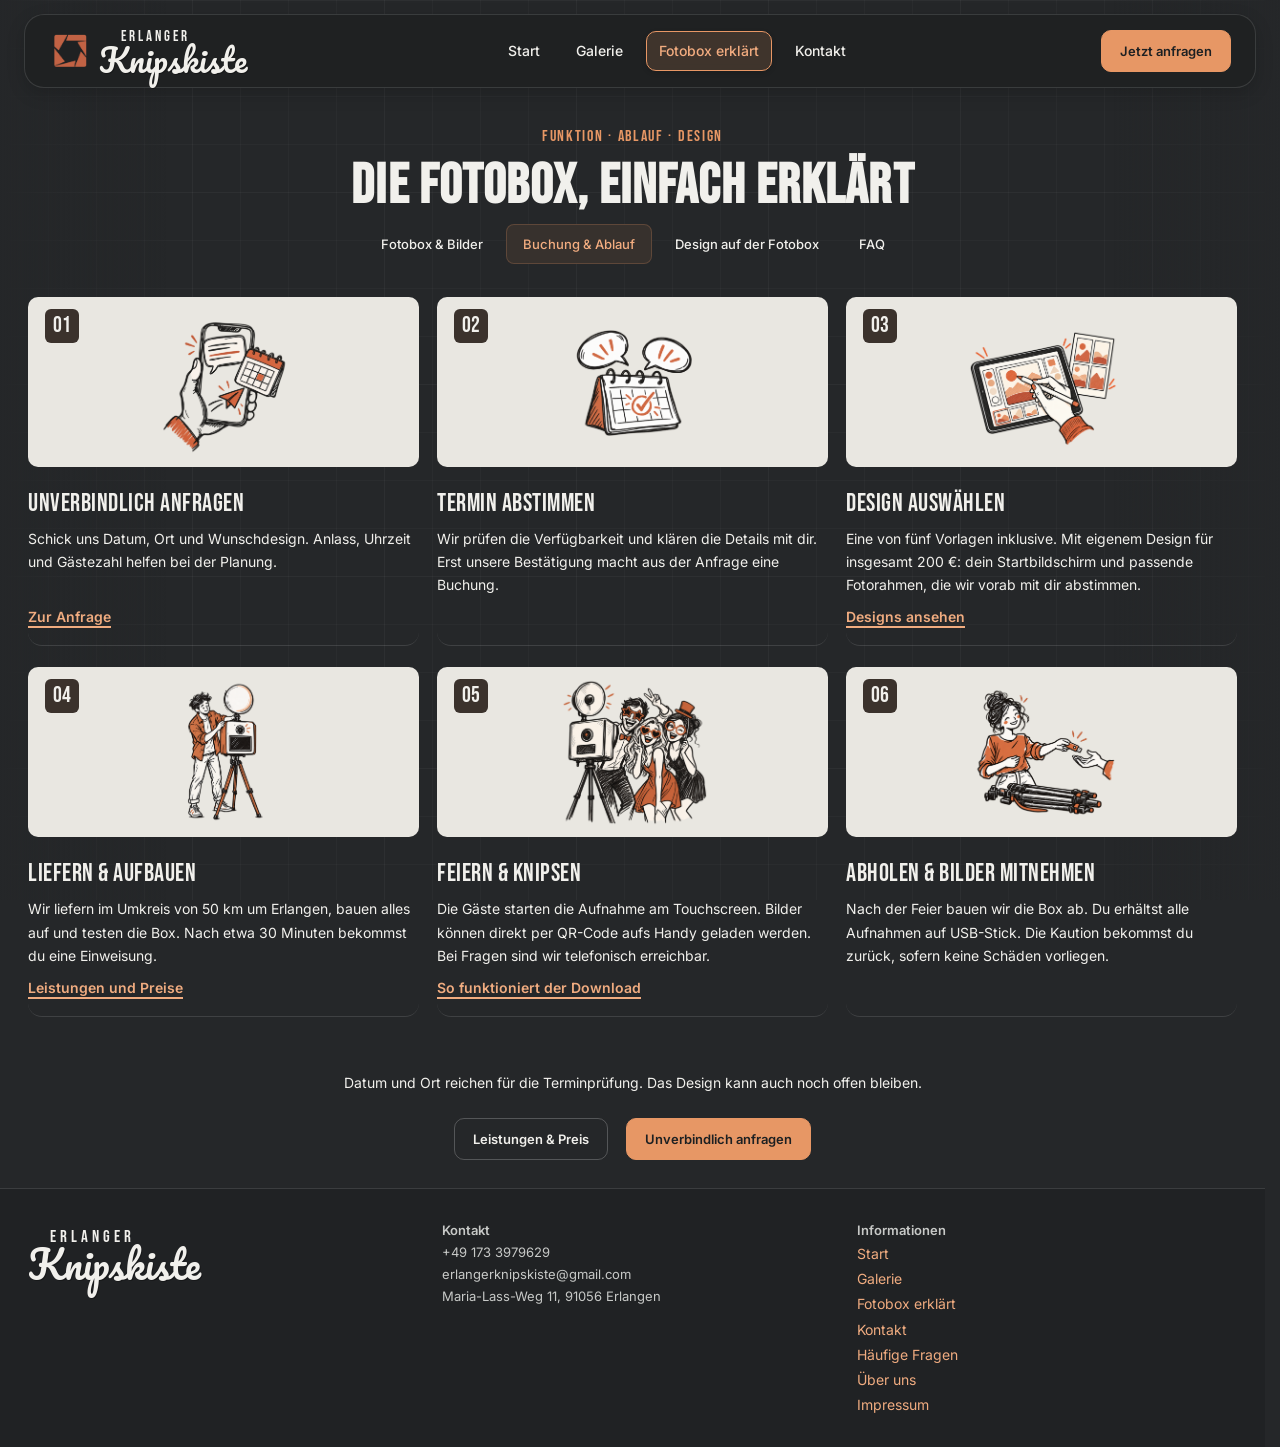
<file: ablauf.html>
<!DOCTYPE html>
<html lang="de"><head><meta charset="utf-8"><meta name="viewport" content="width=device-width,initial-scale=1"><title>Weiterleitung – Erlanger Knipskiste</title><meta http-equiv="refresh" content="0;url=funktionierts.html#ablauf"><script>location.replace('funktionierts.html'+location.search+(location.hash||'#ablauf'));</script></head><body><a href="funktionierts.html#ablauf">Zum neuen Bereich</a></body></html>
</file>
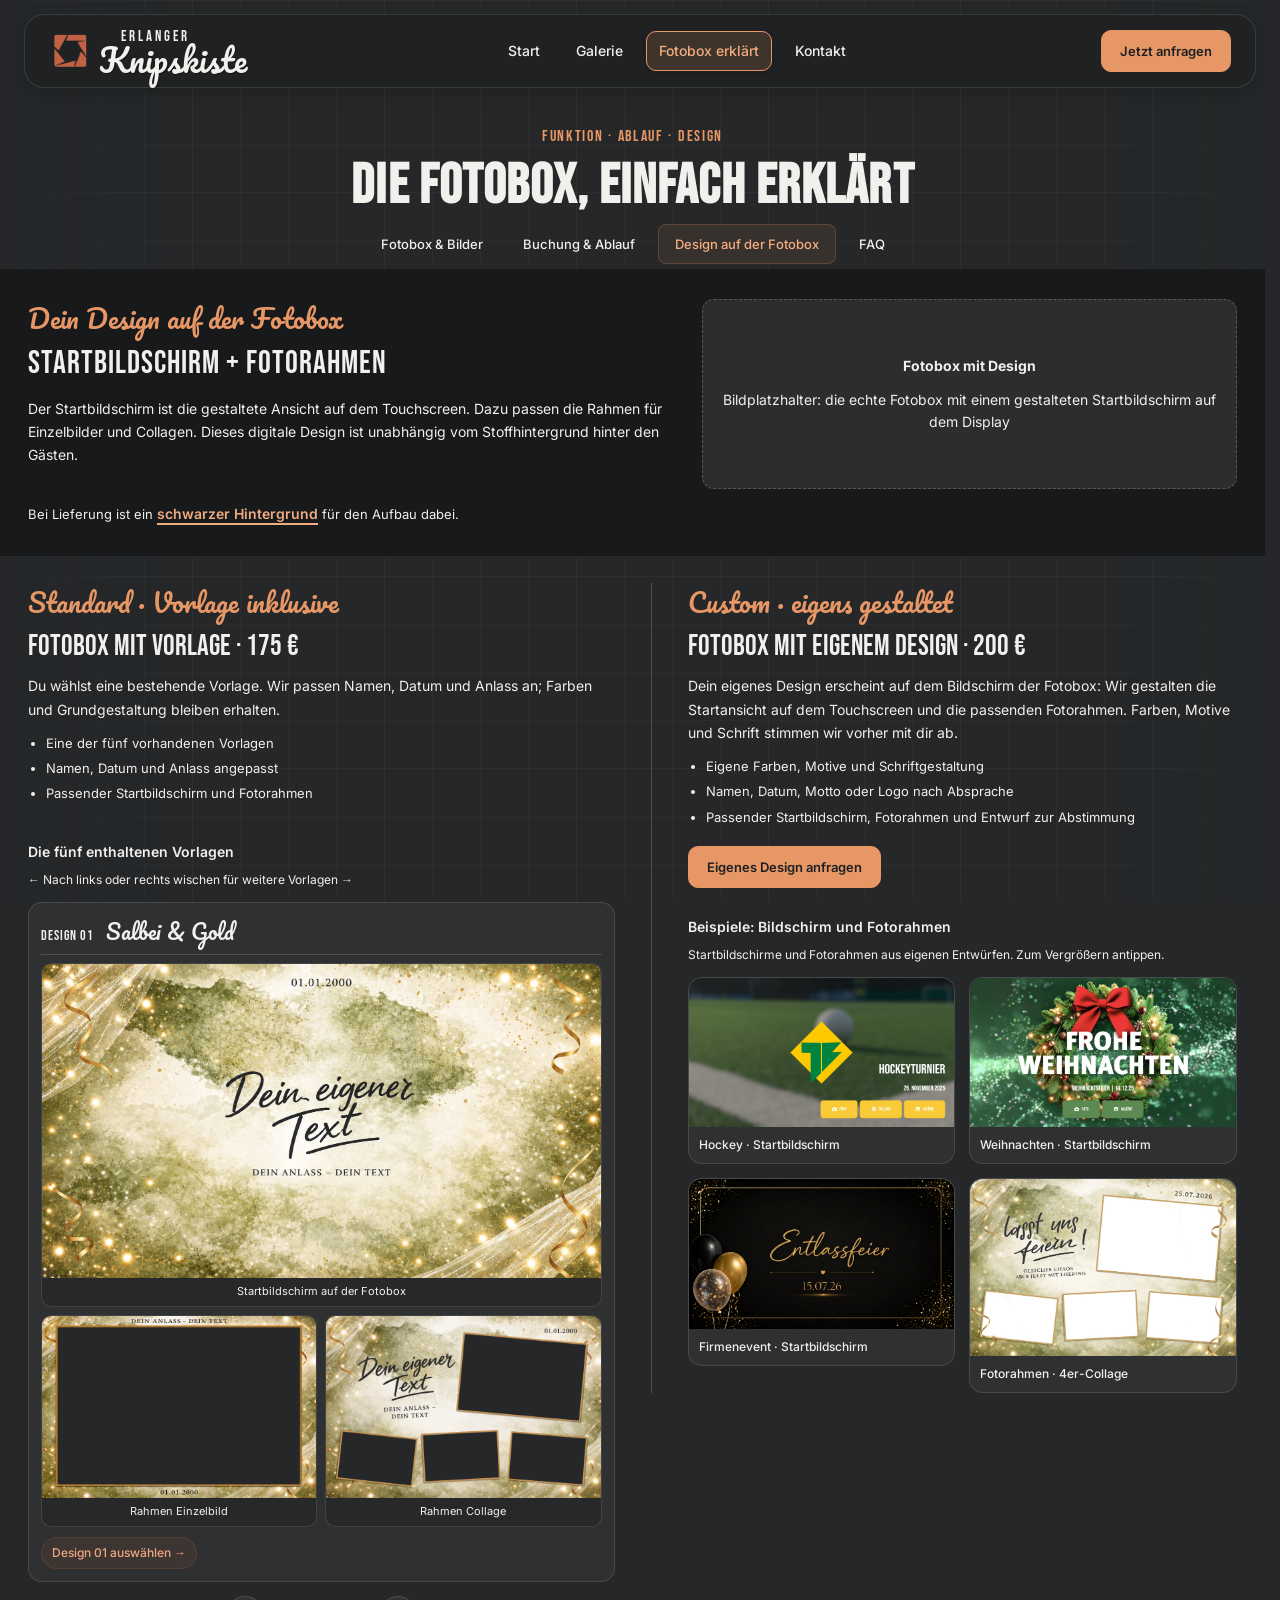
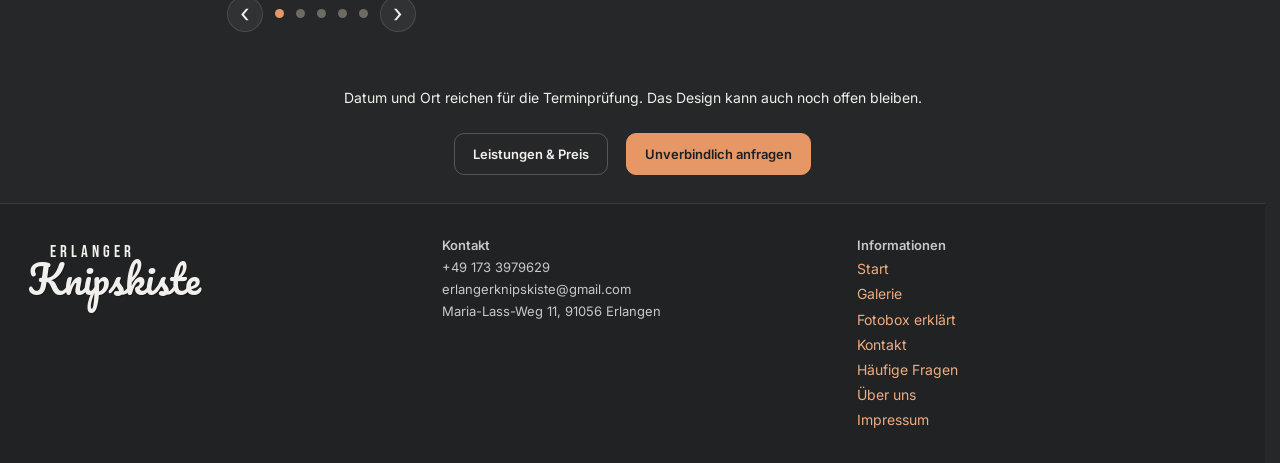
<file: design.html>
<!DOCTYPE html>
<html lang="de"><head><meta charset="utf-8"><meta name="viewport" content="width=device-width,initial-scale=1"><title>Weiterleitung – Erlanger Knipskiste</title><meta http-equiv="refresh" content="0;url=funktionierts.html#design-erklaerung"><script>location.replace('funktionierts.html'+location.search+(location.hash||'#design-erklaerung'));</script></head><body><a href="funktionierts.html#design-erklaerung">Zum neuen Bereich</a></body></html>
</file>
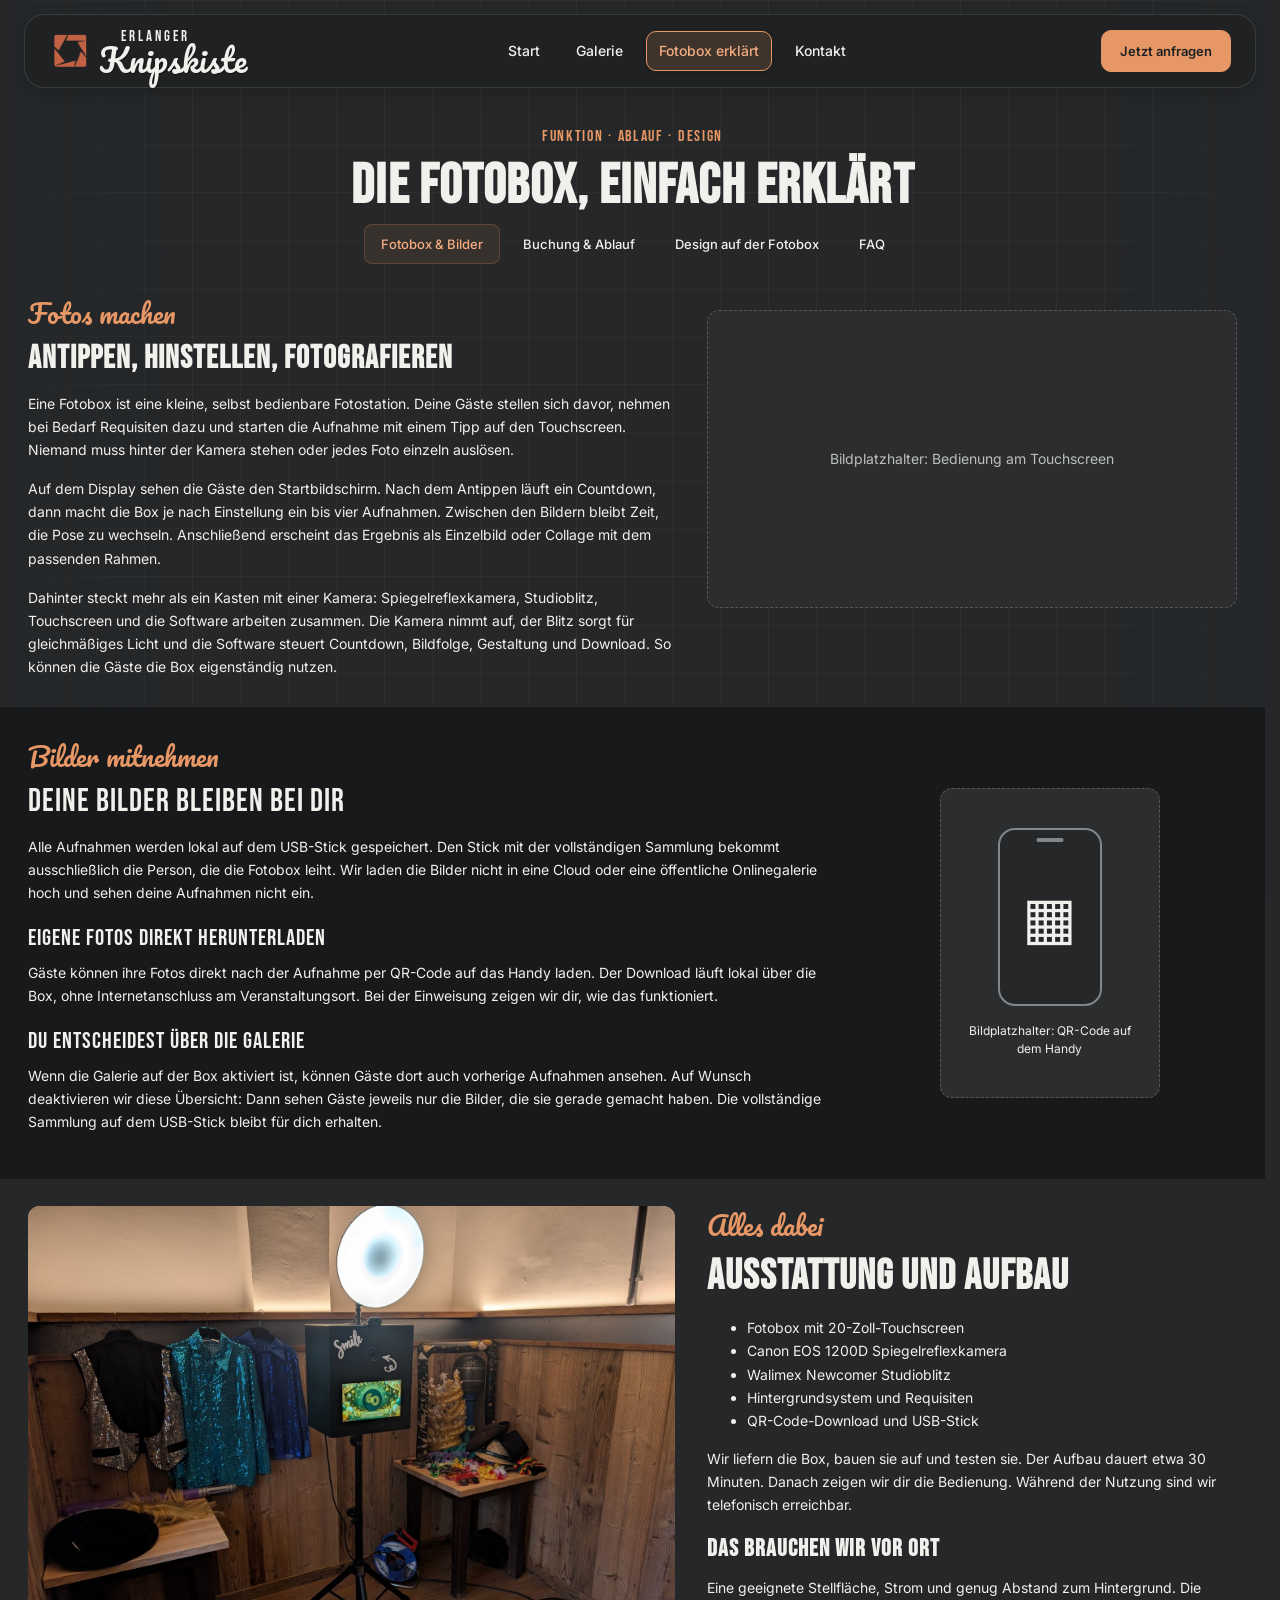
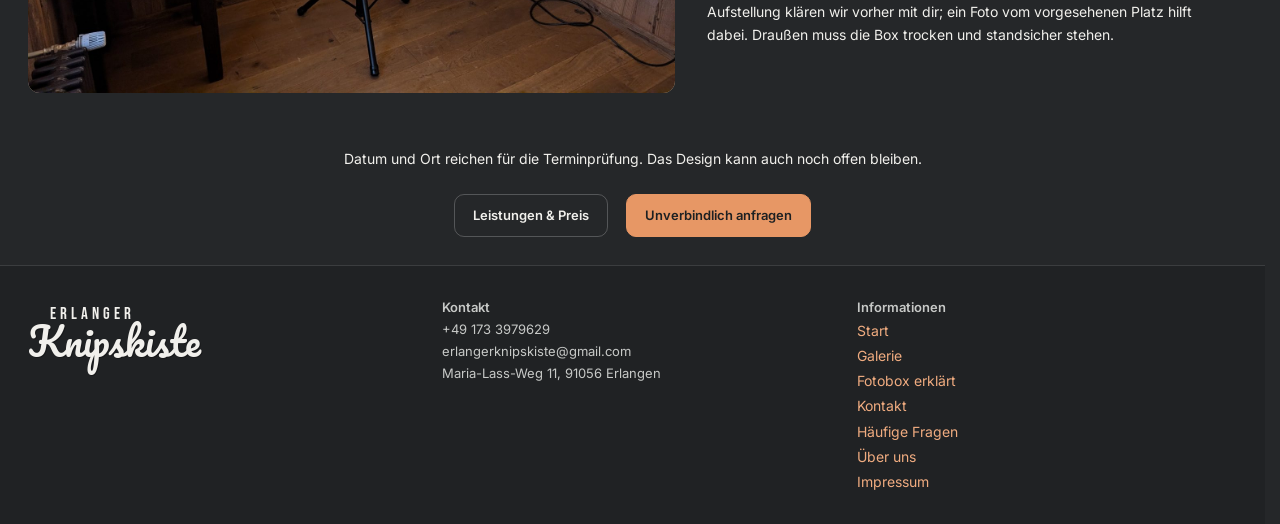
<file: funktionierts.html>
<!DOCTYPE html>
<html lang="de">
<head>
<meta charset="utf-8">
<meta content="width=device-width, initial-scale=1" name="viewport">
<style id="font-loading-style">html.fonts-loading body{opacity:0}html.fonts-ready body{opacity:1;transition:opacity .14s ease}</style>
<script>(function(){var d=document.documentElement;d.classList.add('fonts-loading');function done(){d.classList.remove('fonts-loading');d.classList.add('fonts-ready')}var t=setTimeout(done,1200);if(document.fonts&&document.fonts.ready){document.fonts.ready.then(function(){clearTimeout(t);done()}).catch(done)}else{window.addEventListener('load',done,{once:true})}})();</script>
<title>Fotobox erklärt – Funktion, Ablauf &amp; Design</title>
<meta content="Bedienung, Bilder, Buchungsablauf und Design der Erlanger Knipskiste erklärt. Vorlagen inklusivevorlagen ansehen und Antworten auf häufige Fragen finden." name="description">
<link href="assets/favicon-32x32.png?v=2" rel="icon" sizes="32x32" type="image/png">
<link href="favicon.ico?v=2" rel="shortcut icon">
<link href="assets/apple-touch-icon.png?v=2" rel="apple-touch-icon" sizes="180x180">
<meta content="website" property="og:type">
<meta content="de_DE" property="og:locale">
<meta content="Erlanger Knipskiste" property="og:site_name">
<meta content="Fotobox erklärt – Funktion, Ablauf &amp; Design" property="og:title">
<meta content="Bedienung, Bilder, Buchungsablauf und Design der Erlanger Knipskiste erklärt. Vorlagen inklusivevorlagen ansehen und Antworten auf häufige Fragen finden." property="og:description">
<meta content="https://erlangerknipskiste.de/funktionierts.html" property="og:url">
<meta content="https://erlangerknipskiste.de/assets/photobox_setup_real.jpg" property="og:image">
<meta content="Aufgebaute Erlanger Knipskiste Fotobox bei einer Veranstaltung" property="og:image:alt">
<meta content="summary_large_image" name="twitter:card">
<meta content="https://erlangerknipskiste.de/assets/photobox_setup_real.jpg" name="twitter:image">
<script type="application/ld+json">
  {
    "@context": "https://schema.org",
    "@type": "LocalBusiness",
    "name": "Erlanger Knipskiste",
    "url": "https://erlangerknipskiste.de/",
    "image": "https://erlangerknipskiste.de/assets/photobox_setup_real.jpg",
    "logo": "https://erlangerknipskiste.de/assets/knipskiste-logo-transparent.png",
    "description": "Fotobox Verleih aus Erlangen mit Aufbau, Requisiten, Hintergrundsystem und QR-Code-Download.",
    "telephone": "+49 173 3979629",
    "email": "erlangerknipskiste@gmail.com",
    "address": {
      "@type": "PostalAddress",
      "streetAddress": "Maria-Lass-Weg 11",
      "postalCode": "91056",
      "addressLocality": "Erlangen",
      "addressCountry": "DE"
    }
  }
  </script>



<link href="style.css" rel="stylesheet">
<link href="https://erlangerknipskiste.de/funktionierts.html" rel="canonical">
<style>
.page-header,.subpage-hero,.hero-small,.hero{padding-top:170px!important;}
main{padding-top:20px;}
html{scroll-padding-top:120px;}
@media(max-width:768px){
.page-header,.subpage-hero,.hero-small,.hero{padding-top:145px!important;}
html{scroll-padding-top:100px;}
}
</style>
<link href="anpassungen.css?v=42" rel="stylesheet"><link href="kompakt.css" rel="stylesheet"><link href="ruhig.css" rel="stylesheet"><link href="mobil.css" rel="stylesheet"><link href="fein.css?v=42" rel="stylesheet"></head>
<body id="knipskiste" class="darkPreview compactSubpage"><header class="topbar">
<a aria-label="Erlanger Knipskiste Startseite" class="brand" href="index.html">
<img alt="" aria-hidden="true" class="brandMark" src="assets/knipskiste-logo-transparent.png">
<span class="logo">
<span>ERLANGER</span>
<strong>Knipskiste</strong>
</span>
</a>
<button aria-label="Menü öffnen" class="mobileMenuButton" type="button">☰</button>
<nav><a href="index.html">Start</a><a href="galerie.html">Galerie</a><a href="funktionierts.html" class="active" aria-current="page">Fotobox erklärt</a><a href="kontakt.html">Kontakt</a></nav><a class="navbtn" data-highlight-anfrage="true" href="kontakt.html#anfrage">Jetzt anfragen</a>
</header><main id="start"><section class="subpageHero paper"><div><p class="eyebrow">Funktion · Ablauf · Design</p><h1>Die Fotobox, einfach erklärt</h1><a class="btn primary" href="kontakt.html#anfrage">Unverbindlich anfragen</a></div></section>
<section class="paper infoNavigation"><nav class="infoTabs" aria-label="Bereiche der Fotobox-Erklärung"><a href="#funktion" data-info-tab="funktion">Fotobox &amp; Bilder</a><a href="#ablauf" data-info-tab="ablauf">Buchung &amp; Ablauf</a><a href="#design-erklaerung" data-info-tab="design">Design auf der Fotobox</a><a href="#faq" data-info-tab="faq">FAQ</a></nav></section><section class="paper functionSection photoInstructions" data-info-panel="funktion" id="funktion"><div class="functionGrid"><div class="frostedSurface"><p class="script">Fotos machen</p><h2>Antippen, hinstellen, fotografieren</h2><p class="photoPrinciple">Eine Fotobox ist eine kleine, selbst bedienbare Fotostation. Deine Gäste stellen sich davor, nehmen bei Bedarf Requisiten dazu und starten die Aufnahme mit einem Tipp auf den Touchscreen. Niemand muss hinter der Kamera stehen oder jedes Foto einzeln auslösen.</p><p class="photoPrinciple">Auf dem Display sehen die Gäste den Startbildschirm. Nach dem Antippen läuft ein Countdown, dann macht die Box je nach Einstellung ein bis vier Aufnahmen. Zwischen den Bildern bleibt Zeit, die Pose zu wechseln. Anschließend erscheint das Ergebnis als Einzelbild oder Collage mit dem passenden Rahmen.</p><p class="photoPrinciple">Dahinter steckt mehr als ein Kasten mit einer Kamera: Spiegelreflexkamera, Studioblitz, Touchscreen und die Software arbeiten zusammen. Die Kamera nimmt auf, der Blitz sorgt für gleichmäßiges Licht und die Software steuert Countdown, Bildfolge, Gestaltung und Download. So können die Gäste die Box eigenständig nutzen.</p></div><div class="functionVisual touchscreenVisual"><div class="functionPlaceholder touchscreenPreview">Bildplatzhalter: Bedienung am Touchscreen</div></div></div></section>
<section class="dark functionSection sharedBlackInfo" id="qr-download" data-info-panel="funktion"><div class="functionGrid"><div><div><p class="script">Bilder mitnehmen</p><h2>Deine Bilder bleiben bei dir</h2><p>Alle Aufnahmen werden lokal auf dem USB-Stick gespeichert. Den Stick mit der vollständigen Sammlung bekommt ausschließlich die Person, die die Fotobox leiht. Wir laden die Bilder nicht in eine Cloud oder eine öffentliche Onlinegalerie hoch und sehen deine Aufnahmen nicht ein.</p><h3>Eigene Fotos direkt herunterladen</h3><p>Gäste können ihre Fotos direkt nach der Aufnahme per QR-Code auf das Handy laden. Der Download läuft lokal über die Box, ohne Internetanschluss am Veranstaltungsort. Bei der Einweisung zeigen wir dir, wie das funktioniert.</p><h3>Du entscheidest über die Galerie</h3><p>Wenn die Galerie auf der Box aktiviert ist, können Gäste dort auch vorherige Aufnahmen ansehen. Auf Wunsch deaktivieren wir diese Übersicht: Dann sehen Gäste jeweils nur die Bilder, die sie gerade gemacht haben. Die vollständige Sammlung auf dem USB-Stick bleibt für dich erhalten.</p></div></div><div class="functionPlaceholder qrDownloadPreview"><span class="phonePlaceholder" aria-hidden="true"><span class="qrMark">▦</span></span><span>Bildplatzhalter: QR-Code auf dem Handy</span></div></div></section>
<section class="paper functionSection" data-info-panel="funktion" id="ausstattung"><div class="functionGrid"><div class="functionVisual frostedSurface"><img src="assets/fotobox_setup.jpg" alt="Fotobox aufgebaut mit Studioblitz und Requisiten"></div><div class="frostedSurface"><p class="script">Alles dabei</p><h2>Ausstattung und Aufbau</h2><ul><li>Fotobox mit 20-Zoll-Touchscreen</li><li>Canon EOS 1200D Spiegelreflexkamera</li><li>Walimex Newcomer Studioblitz</li><li>Hintergrundsystem und Requisiten</li><li>QR-Code-Download und USB-Stick</li></ul><p>Wir liefern die Box, bauen sie auf und testen sie. Der Aufbau dauert etwa 30 Minuten. Danach zeigen wir dir die Bedienung. Während der Nutzung sind wir telefonisch erreichbar.</p><h3>Das brauchen wir vor Ort</h3><p>Eine geeignete Stellfläche, Strom und genug Abstand zum Hintergrund. Die Aufstellung klären wir vorher mit dir; ein Foto vom vorgesehenen Platz hilft dabei. Draußen muss die Box trocken und standsicher stehen.</p></div></div></section>
<section id="ablauf" class="paper sketchProcess" data-info-panel="ablauf"><div class="sketchGrid"><article class="sketchStep frostedSurface"><span class="sketchNumber">01</span><img src="assets/ablauf-skizze-1.png" alt="Unverbindlich anfragen" loading="lazy"><h3>Unverbindlich anfragen</h3><p>Schick uns Datum, Ort und Wunschdesign. Anlass, Uhrzeit und Gästezahl helfen bei der Planung.</p><a href="kontakt.html#anfrage" class="textLink">Zur Anfrage</a></article><article class="sketchStep frostedSurface"><span class="sketchNumber">02</span><img src="assets/ablauf-skizze-2.png" alt="Termin abstimmen" loading="lazy"><h3>Termin abstimmen</h3><p>Wir prüfen die Verfügbarkeit und klären die Details mit dir. Erst unsere Bestätigung macht aus der Anfrage eine Buchung.</p></article><article class="sketchStep frostedSurface"><span class="sketchNumber">03</span><img src="assets/ablauf-skizze-3.png" alt="Design auswählen" loading="lazy"><h3>Design auswählen</h3><p>Eine von fünf Vorlagen inklusive. Mit eigenem Design für insgesamt 200 €: dein Startbildschirm und passende Fotorahmen, die wir vorab mit dir abstimmen.</p><a href="funktionierts.html#design-erklaerung" class="textLink">Designs ansehen</a></article><article class="sketchStep frostedSurface"><span class="sketchNumber">04</span><img src="assets/ablauf-skizze-4.png" alt="Liefern &amp; aufbauen" loading="lazy"><h3>Liefern &amp; aufbauen</h3><p>Wir liefern im Umkreis von 50 km um Erlangen, bauen alles auf und testen die Box. Nach etwa 30 Minuten bekommst du eine Einweisung.</p><a href="index.html#preise" class="textLink">Leistungen und Preise</a></article><article class="sketchStep frostedSurface"><span class="sketchNumber">05</span><img src="assets/ablauf-skizze-5.png" alt="Feiern &amp; knipsen" loading="lazy"><h3>Feiern &amp; knipsen</h3><p>Die Gäste starten die Aufnahme am Touchscreen. Bilder können direkt per QR-Code aufs Handy geladen werden. Bei Fragen sind wir telefonisch erreichbar.</p><a href="funktionierts.html#qr-download" class="textLink">So funktioniert der Download</a></article><article class="sketchStep frostedSurface"><span class="sketchNumber">06</span><img src="assets/ablauf-skizze-6.png" alt="Abholen &amp; Bilder mitnehmen" loading="lazy"><h3>Abholen &amp; Bilder mitnehmen</h3><p>Nach der Feier bauen wir die Box ab. Du erhältst alle Aufnahmen auf USB-Stick. Die Kaution bekommst du zurück, sofern keine Schäden vorliegen.</p></article></div></section><section class="dark functionSection designExplanation sharedBlackInfo" id="design-erklaerung" data-info-panel="design"><span id="bildschirm-und-fotorahmen" class="anchorMark" aria-hidden="true"></span><div class="functionGrid"><div><div><p class="script">Dein Design auf der Fotobox</p><h2>Startbildschirm + Fotorahmen</h2><p>Der Startbildschirm ist die gestaltete Ansicht auf dem Touchscreen. Dazu passen die Rahmen für Einzelbilder und Collagen. Dieses digitale Design ist unabhängig vom Stoffhintergrund hinter den Gästen.</p></div></div><div class="functionPlaceholder designBoothPreview"><strong>Fotobox mit Design</strong><span>Bildplatzhalter: die echte Fotobox mit einem gestalteten Startbildschirm auf dem Display</span></div></div><p class="designNote">Bei Lieferung ist ein <a href="galerie.html#hintergrundsystem" class="textLink">schwarzer Hintergrund</a> für den Aufbau dabei.</p></section><section class="paper designComparison" id="design-pakete" data-info-panel="design"><div class="designColumns"><div class="standardDesignColumn"><article class="designPackage frostedSurface"><p class="script">Standard · Vorlage inklusive</p><h3>Fotobox mit Vorlage · 175 €</h3><p class="designChoiceText">Du wählst eine bestehende Vorlage. Wir passen Namen, Datum und Anlass an; Farben und Grundgestaltung bleiben erhalten.</p><ul><li>Eine der fünf vorhandenen Vorlagen</li><li>Namen, Datum und Anlass angepasst</li><li>Passender Startbildschirm und Fotorahmen</li></ul></article><h3 class="designExampleTitle">Die fünf enthaltenen Vorlagen</h3><p class="swipeHint">← Nach links oder rechts wischen für weitere Vorlagen →</p><section class="boothTemplates paper" id="vorlagen">

<div class="boothSlides" data-carousel="true">
<article class="boothSlide frostedSurface">
<div class="boothSlideHeading"><span>Design 01</span><h3>Salbei &amp; Gold</h3></div>
<div class="boothShots">
<button class="boothShot lightboxTrigger" data-caption="Design 01 – Salbei &amp; Gold: Startbildschirm" data-src="assets/vorlagen/salbei-gold-hintergrund.png" type="button"><div class="boothImageStage"><img alt="Design 01 Salbei &amp; Gold Startbildschirm auf der Fotobox" src="assets/vorlagen/salbei-gold-hintergrund.png"></div><span>Startbildschirm auf der Fotobox</span></button>
<button class="boothShot lightboxTrigger" data-caption="Design 01 – Salbei &amp; Gold: Rahmen Einzelbild" data-src="assets/vorlagen/salbei-gold-einzelbild.png" type="button"><div class="boothImageStage"><img alt="Design 01 Salbei &amp; Gold Rahmen Einzelbild" src="assets/vorlagen/salbei-gold-einzelbild.png"></div><span>Rahmen Einzelbild</span></button>
<button class="boothShot lightboxTrigger" data-caption="Design 01 – Salbei &amp; Gold: Rahmen Collage" data-src="assets/vorlagen/salbei-gold-collage.png" type="button"><div class="boothImageStage"><img alt="Design 01 Salbei &amp; Gold Rahmen Collage" src="assets/vorlagen/salbei-gold-collage.png"></div><span>Rahmen Collage</span></button>
</div>
<a class="boothChoose" href="kontakt.html?design=1#anfrage">Design 01 auswählen →</a>
</article>
<article class="boothSlide frostedSurface">
<div class="boothSlideHeading"><span>Design 02</span><h3>Schwarz &amp; Gold</h3></div>
<div class="boothShots">
<button class="boothShot lightboxTrigger" data-caption="Design 02 – Schwarz &amp; Gold: Startbildschirm" data-src="assets/vorlagen/schwarz-gold-hintergrund.png" type="button"><div class="boothImageStage"><img alt="Design 02 Schwarz &amp; Gold Startbildschirm auf der Fotobox" src="assets/vorlagen/schwarz-gold-hintergrund.png"></div><span>Startbildschirm auf der Fotobox</span></button>
<button class="boothShot lightboxTrigger" data-caption="Design 02 – Schwarz &amp; Gold: Rahmen Einzelbild" data-src="assets/vorlagen/schwarz-gold-einzelbild.png" type="button"><div class="boothImageStage"><img alt="Design 02 Schwarz &amp; Gold Rahmen Einzelbild" src="assets/vorlagen/schwarz-gold-einzelbild.png"></div><span>Rahmen Einzelbild</span></button>
<button class="boothShot lightboxTrigger" data-caption="Design 02 – Schwarz &amp; Gold: Rahmen Collage" data-src="assets/vorlagen/schwarz-gold-collage.png" type="button"><div class="boothImageStage"><img alt="Design 02 Schwarz &amp; Gold Rahmen Collage" src="assets/vorlagen/schwarz-gold-collage.png"></div><span>Rahmen Collage</span></button>
</div>
<a class="boothChoose" href="kontakt.html?design=2#anfrage">Design 02 auswählen →</a>
</article>
<article class="boothSlide frostedSurface">
<div class="boothSlideHeading"><span>Design 03</span><h3>Hochzeit Weiß</h3></div>
<div class="boothShots">
<button class="boothShot lightboxTrigger" data-caption="Design 03 – Hochzeit Weiß: Startbildschirm" data-src="assets/vorlagen/hochzeit-weiss-hintergrund.png" type="button"><div class="boothImageStage"><img alt="Design 03 Hochzeit Weiß Startbildschirm auf der Fotobox" src="assets/vorlagen/hochzeit-weiss-hintergrund.png"></div><span>Startbildschirm auf der Fotobox</span></button>
<button class="boothShot lightboxTrigger" data-caption="Design 03 – Hochzeit Weiß: Rahmen Einzelbild" data-src="assets/vorlagen/hochzeit-weiss-einzelbild.png" type="button"><div class="boothImageStage"><img alt="Design 03 Hochzeit Weiß Rahmen Einzelbild" src="assets/vorlagen/hochzeit-weiss-einzelbild.png"></div><span>Rahmen Einzelbild</span></button>
<button class="boothShot lightboxTrigger" data-caption="Design 03 – Hochzeit Weiß: Rahmen Collage" data-src="assets/vorlagen/hochzeit-weiss-collage.png" type="button"><div class="boothImageStage"><img alt="Design 03 Hochzeit Weiß Rahmen Collage" src="assets/vorlagen/hochzeit-weiss-collage.png"></div><span>Rahmen Collage</span></button>
</div>
<a class="boothChoose" href="kontakt.html?design=3#anfrage">Design 03 auswählen →</a>
</article>
<article class="boothSlide frostedSurface">
<div class="boothSlideHeading"><span>Design 04</span><h3>Eiche &amp; Grün</h3></div>
<div class="boothShots">
<button class="boothShot lightboxTrigger" data-caption="Design 04 – Eiche &amp; Grün: Startbildschirm" data-src="assets/vorlagen/eiche-gruen-hintergrund.png" type="button"><div class="boothImageStage"><img alt="Design 04 Eiche &amp; Grün Startbildschirm auf der Fotobox" src="assets/vorlagen/eiche-gruen-hintergrund.png"></div><span>Startbildschirm auf der Fotobox</span></button>
<button class="boothShot lightboxTrigger" data-caption="Design 04 – Eiche &amp; Grün: Rahmen Einzelbild" data-src="assets/vorlagen/eiche-gruen-einzelbild.png" type="button"><div class="boothImageStage"><img alt="Design 04 Eiche &amp; Grün Rahmen Einzelbild" src="assets/vorlagen/eiche-gruen-einzelbild.png"></div><span>Rahmen Einzelbild</span></button>
<button class="boothShot lightboxTrigger" data-caption="Design 04 – Eiche &amp; Grün: Rahmen Collage" data-src="assets/vorlagen/eiche-gruen-collage.png" type="button"><div class="boothImageStage"><img alt="Design 04 Eiche &amp; Grün Rahmen Collage" src="assets/vorlagen/eiche-gruen-collage.png"></div><span>Rahmen Collage</span></button>
</div>
<a class="boothChoose" href="kontakt.html?design=4#anfrage">Design 04 auswählen →</a>
</article>
<article class="boothSlide frostedSurface">
<div class="boothSlideHeading"><span>Design 05</span><h3>Business Flow</h3></div>
<div class="boothShots">
<button class="boothShot lightboxTrigger" data-caption="Design 05 – Business Flow: Startbildschirm" data-src="assets/vorlagen/business-flow-hintergrund.png" type="button"><div class="boothImageStage"><img alt="Design 05 Business Flow Startbildschirm auf der Fotobox" src="assets/vorlagen/business-flow-hintergrund.png"></div><span>Startbildschirm auf der Fotobox</span></button>
<button class="boothShot lightboxTrigger" data-caption="Design 05 – Business Flow: Rahmen Einzelbild" data-src="assets/vorlagen/business-flow-einzelbild.png" type="button"><div class="boothImageStage"><img alt="Design 05 Business Flow Rahmen Einzelbild" src="assets/vorlagen/business-flow-einzelbild.png"></div><span>Rahmen Einzelbild</span></button>
<button class="boothShot lightboxTrigger" data-caption="Design 05 – Business Flow: Rahmen Collage" data-src="assets/vorlagen/business-flow-collage.png" type="button"><div class="boothImageStage"><img alt="Design 05 Business Flow Rahmen Collage" src="assets/vorlagen/business-flow-collage.png"></div><span>Rahmen Collage</span></button>
</div>
<a class="boothChoose" href="kontakt.html?design=5#anfrage">Design 05 auswählen →</a>
</article>
</div>
<div class="boothControls" hidden><button type="button" data-slide="prev" aria-label="Vorherige Vorlage">‹</button><button type="button" data-slide-index="0" aria-label="Vorlage 1" class="slideDot"></button><button type="button" data-slide-index="1" aria-label="Vorlage 2" class="slideDot"></button><button type="button" data-slide-index="2" aria-label="Vorlage 3" class="slideDot"></button><button type="button" data-slide-index="3" aria-label="Vorlage 4" class="slideDot"></button><button type="button" data-slide-index="4" aria-label="Vorlage 5" class="slideDot"></button><button type="button" data-slide="next" aria-label="Nächste Vorlage">›</button></div></section>
</div><div class="customDesignColumn"><article class="designPackage frostedSurface"><p class="script">Custom · eigens gestaltet</p><h3>Fotobox mit eigenem Design · 200 €</h3><p class="designChoiceText">Dein eigenes Design erscheint auf dem Bildschirm der Fotobox: Wir gestalten die Startansicht auf dem Touchscreen und die passenden Fotorahmen. Farben, Motive und Schrift stimmen wir vorher mit dir ab.</p><ul><li>Eigene Farben, Motive und Schriftgestaltung</li><li>Namen, Datum, Motto oder Logo nach Absprache</li><li>Passender Startbildschirm, Fotorahmen und Entwurf zur Abstimmung</li></ul><a class="btn primary" href="kontakt.html?design=custom#anfrage">Eigenes Design anfragen</a></article><h3 class="designExampleTitle">Beispiele: Bildschirm und Fotorahmen</h3><p class="imageHelp">Startbildschirme und Fotorahmen aus eigenen Entwürfen. Zum Vergrößern antippen.</p><section class="paper designExamples" id="designbeispiele"><div class="simpleDesignPhotos">
<div class="simpleDesignPhoto lightboxTrigger frostedSurface" data-caption="Hockeyturnier Design" data-src="assets/design_hockey.jpg" id="custom-example-0"><img alt="Hockeyturnier Design" src="assets/design_hockey.jpg"><span>Hockey · Startbildschirm</span></div>
<div class="simpleDesignPhoto lightboxTrigger frostedSurface" data-caption="Weihnachtsfeier Design" data-src="assets/design_xmas.jpg" id="custom-example-1"><img alt="Weihnachtsfeier Design" src="assets/design_xmas.jpg"><span>Weihnachten · Startbildschirm</span></div>
<div class="simpleDesignPhoto lightboxTrigger frostedSurface" data-caption="Individuelles Event- und Corporate Design für eine Entlassfeier" data-src="assets/design-corporate-entlassfeier.png" id="custom-example-2"><img alt="Schwarz-goldenes Corporate Design für eine Entlassfeier" src="assets/design-corporate-entlassfeier.png"><span>Firmenevent · Startbildschirm</span></div>
<div class="simpleDesignPhoto lightboxTrigger frostedSurface" data-caption="Personalisiertes Foto-Overlay mit vier Bildflächen für eine Feier" data-src="assets/design-foto-overlay-hochzeit.png" id="custom-example-3"><img alt="Personalisiertes Foto-Overlay mit vier Bildflächen, Namen und Datum" src="assets/design-foto-overlay-hochzeit.png"><span>Fotorahmen · 4er-Collage</span></div>
</div>
</section></div></div></section><section class="faqWide dark reveal unifiedPaper" id="faq" data-info-panel="faq">
<div class="faqIntro">
<p class="script">Noch Fragen?</p>
<h2>FAQ</h2>
</div>
<div class="faqGrid">
<details open="" class="frostedSurface"><summary>Was ist inklusive?</summary><p>Fotobox mit Kamera, Studioblitz und Touchscreen, Requisiten, schwarzer Hintergrund, QR-Code-Download, alle Bilder auf USB-Stick sowie Lieferung bis 50 km, Aufbau und Abbau. Eine der fünf Designvorlagen ist inklusive; mit eigenem Design beträgt der Gesamtpreis 200 €.</p></details>
<details class="frostedSurface"><summary>Wie viel Platz wird benötigt?</summary><p>Wir benötigen eine geeignete Stellfläche, einen Stromanschluss in der Nähe und ausreichend Abstand zum Hintergrundsystem. Schick uns ein Foto vom geplanten Platz; die genaue Aufstellung stimmen wir mit dir ab.</p></details>
<details class="frostedSurface"><summary>Funktioniert die Fotobox ohne Internet?</summary><p>Ja, die Fotobox ist komplett offline funktionsfähig. Download und Galerie laufen lokal über die Box.</p></details>
<details class="frostedSurface"><summary>Was ist wenn etwas kaputt geht?</summary><p>Wir sichern uns über eine Kaution von 200€ ab. Falls es zu größeren Schäden kommen sollte, wird das persönlich geklärt.</p></details>
<details class="frostedSurface"><summary>Kann ein eigenes Design eingebaut werden?</summary><p>Ja. Im eigenen Design gestalten wir den Startbildschirm und die Fotorahmen nach deinen Wünschen, zum Beispiel mit Namen, Datum, Wunschfarben oder Firmenlogo. Den Entwurf stimmen wir mit dir ab.</p></details>
<details class="frostedSurface"><summary>Ist Drucken möglich?</summary><p>Ein Drucker ist geplant, aktuell aber noch nicht verfügbar und nicht auswählbar.</p></details>
<details class="frostedSurface"><summary>Was ist mit Datenschutz?</summary><p>Die Aufnahmen werden direkt auf dem USB-Stick gespeichert. Wir sehen deine Fotos nicht ein.</p></details>
<details class="frostedSurface"><summary>Kann die Fotobox draußen stehen?</summary><p>Ja, wenn die Fotobox trocken und standsicher aufgestellt werden kann. Den Standort besprechen wir vorher mit dir.</p></details>
</div>
</section><section class="paper infoBottomCta"><p>Datum und Ort reichen für die Terminprüfung. Das Design kann auch noch offen bleiben.</p><div class="actions"><a class="btn ghost" href="index.html#preise">Leistungen &amp; Preis</a><a class="btn primary" href="kontakt.html#anfrage">Unverbindlich anfragen</a></div></section></main><footer class="footer dark" id="kontakt">
<a class="logo" href="index.html">
<span>ERLANGER</span>
<strong>Knipskiste</strong>
</a>
<p><b>Kontakt</b><br>+49 173 3979629<br>erlangerknipskiste@gmail.com<br>Maria-Lass-Weg 11, 91056 Erlangen</p>
<p class="footerLinks"><b>Informationen</b><br><a href="index.html">Start</a><br><a href="galerie.html">Galerie</a><br><a href="funktionierts.html">Fotobox erklärt</a><br><a href="kontakt.html">Kontakt</a><br><a href="funktionierts.html#faq">Häufige Fragen</a><br><a href="kontakt.html#ueber-uns">Über uns</a><br><a href="impressum.html">Impressum</a></p>
</footer><div aria-hidden="true" class="lightbox" id="lightbox">
<button aria-label="Schließen" class="lightboxClose" type="button"><span class="closeMark" aria-hidden="true">×</span><span>Schließen</span></button>
<figure class="lightboxFigure"><img alt="Großansicht Galerie" id="lightboxImage"><figcaption id="lightboxCaption"></figcaption></figure>
</div><script src="script.js"></script><script src="kompakt.js"></script></body>
</html>
</file>
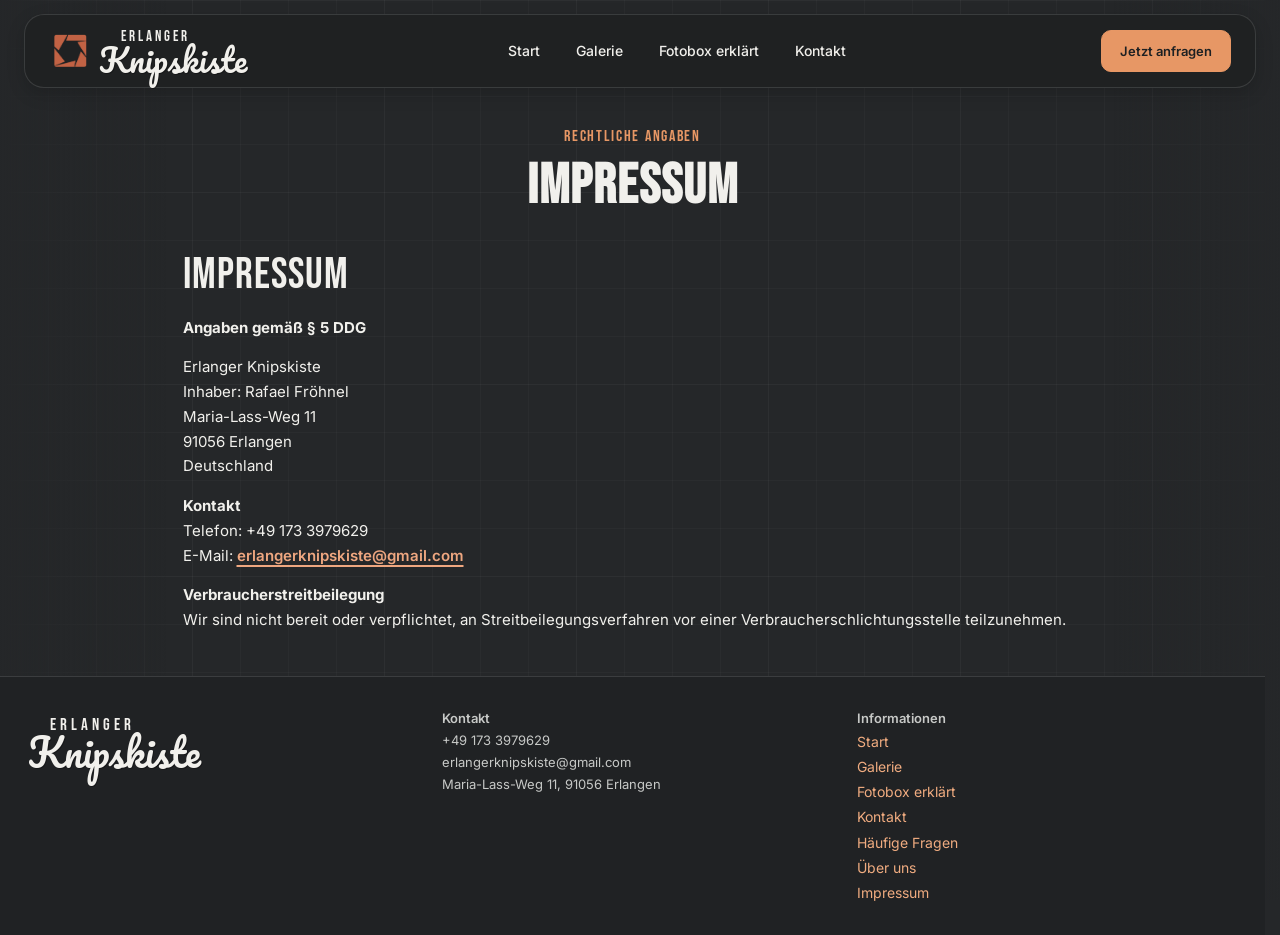
<file: impressum.html>
<!DOCTYPE html>
<html lang="de">
<head>
<meta charset="utf-8">
<meta content="width=device-width, initial-scale=1" name="viewport">
<style id="font-loading-style">html.fonts-loading body{opacity:0}html.fonts-ready body{opacity:1;transition:opacity .14s ease}</style>
<script>(function(){var d=document.documentElement;d.classList.add('fonts-loading');function done(){d.classList.remove('fonts-loading');d.classList.add('fonts-ready')}var t=setTimeout(done,1200);if(document.fonts&&document.fonts.ready){document.fonts.ready.then(function(){clearTimeout(t);done()}).catch(done)}else{window.addEventListener('load',done,{once:true})}})();</script>
<title>Impressum – Erlanger Knipskiste</title>
<meta content="Impressum der Erlanger Knipskiste." name="description">
<link href="assets/favicon-32x32.png?v=2" rel="icon" sizes="32x32" type="image/png">
<link href="favicon.ico?v=2" rel="shortcut icon">
<link href="assets/apple-touch-icon.png?v=2" rel="apple-touch-icon" sizes="180x180">
<meta content="website" property="og:type">
<meta content="de_DE" property="og:locale">
<meta content="Erlanger Knipskiste" property="og:site_name">
<meta content="Über uns &amp; FAQ – Erlanger Knipskiste" property="og:title">
<meta content="Mehr über die Erlanger Knipskiste, das Fotobox-Projekt aus Erlangen und Antworten auf häufige Fragen zu Platz, Internet, Datenschutz und Aufbau." property="og:description">

<meta content="https://erlangerknipskiste.de/assets/photobox_setup_real.jpg" property="og:image">
<meta content="Aufgebaute Erlanger Knipskiste Fotobox bei einer Veranstaltung" property="og:image:alt">
<meta content="summary_large_image" name="twitter:card">
<meta content="https://erlangerknipskiste.de/assets/photobox_setup_real.jpg" name="twitter:image">
<script type="application/ld+json">
  {
    "@context": "https://schema.org",
    "@type": "LocalBusiness",
    "name": "Erlanger Knipskiste",
    "url": "https://erlangerknipskiste.de/",
    "image": "https://erlangerknipskiste.de/assets/photobox_setup_real.jpg",
    "logo": "https://erlangerknipskiste.de/assets/knipskiste-logo-transparent.png",
    "description": "Fotobox Verleih aus Erlangen mit Aufbau, Requisiten, Hintergrundsystem und QR-Code-Download.",
    "telephone": "+49 173 3979629",
    "email": "erlangerknipskiste@gmail.com",
    "address": {
      "@type": "PostalAddress",
      "streetAddress": "Maria-Lass-Weg 11",
      "postalCode": "91056",
      "addressLocality": "Erlangen",
      "addressCountry": "DE"
    }
  }
  </script>



<link href="style.css" rel="stylesheet">

<style>
.page-header,.subpage-hero,.hero-small,.hero{padding-top:170px!important;}
main{padding-top:20px;}
html{scroll-padding-top:120px;}
@media(max-width:768px){
.page-header,.subpage-hero,.hero-small,.hero{padding-top:145px!important;}
html{scroll-padding-top:100px;}
}
</style>
<meta content="noindex, nofollow" name="robots"><meta content="noindex, nofollow" name="googlebot"><link href="anpassungen.css?v=42" rel="stylesheet"><link href="kompakt.css" rel="stylesheet"><link href="ruhig.css" rel="stylesheet"><link href="mobil.css" rel="stylesheet"><link href="fein.css?v=42" rel="stylesheet"></head>
<body id="knipskiste" class="darkPreview"><header class="topbar">
<a aria-label="Erlanger Knipskiste Startseite" class="brand" href="index.html">
<img alt="" aria-hidden="true" class="brandMark" src="assets/knipskiste-logo-transparent.png">
<span class="logo">
<span>ERLANGER</span>
<strong>Knipskiste</strong>
</span>
</a>
<button aria-label="Menü öffnen" class="mobileMenuButton" type="button">☰</button>
<nav><a href="index.html">Start</a><a href="galerie.html">Galerie</a><a href="funktionierts.html">Fotobox erklärt</a><a href="kontakt.html">Kontakt</a></nav><a class="navbtn" data-highlight-anfrage="true" href="kontakt.html#anfrage">Jetzt anfragen</a>
</header><main id="start">
<section class="subpageHero paper legalPageHero">
<div><p class="eyebrow">Rechtliche Angaben</p><h1>Impressum</h1></div>
</section>
<section class="paper legalPageSection">
<div class="legalPageCard frostedSurface"><h2 id="impressumTitle">Impressum</h2>
<p><strong>Angaben gemäß § 5 DDG</strong></p>
<p>Erlanger Knipskiste<br>Inhaber: Rafael Fröhnel<br>Maria-Lass-Weg 11<br>91056 Erlangen<br>Deutschland</p>
<p>
<strong>Kontakt</strong><br>
        Telefon: +49 173 3979629<br>
        E-Mail: <a href="mailto:erlangerknipskiste@gmail.com">erlangerknipskiste@gmail.com</a>
</p>
<p><strong>Verbraucherstreitbeilegung</strong><br>
        Wir sind nicht bereit oder verpflichtet, an Streitbeilegungsverfahren vor einer Verbraucherschlichtungsstelle teilzunehmen.
      </p></div>
</section>
</main><footer class="footer dark" id="kontakt">
<a class="logo" href="index.html">
<span>ERLANGER</span>
<strong>Knipskiste</strong>
</a>
<p><b>Kontakt</b><br>+49 173 3979629<br>erlangerknipskiste@gmail.com<br>Maria-Lass-Weg 11, 91056 Erlangen</p>
<p class="footerLinks"><b>Informationen</b><br><a href="index.html">Start</a><br><a href="galerie.html">Galerie</a><br><a href="funktionierts.html">Fotobox erklärt</a><br><a href="kontakt.html">Kontakt</a><br><a href="funktionierts.html#faq">Häufige Fragen</a><br><a href="kontakt.html#ueber-uns">Über uns</a><br><a href="impressum.html">Impressum</a></p>
</footer><div aria-hidden="true" class="lightbox" id="lightbox">
<button aria-label="Schließen" class="lightboxClose" type="button"><span class="closeMark" aria-hidden="true">×</span><span>Schließen</span></button>
<figure class="lightboxFigure"><img alt="Großansicht Galerie" id="lightboxImage"><figcaption id="lightboxCaption"></figcaption></figure>
</div><script src="script.js"></script><script src="kompakt.js"></script></body>
</html>
</file>
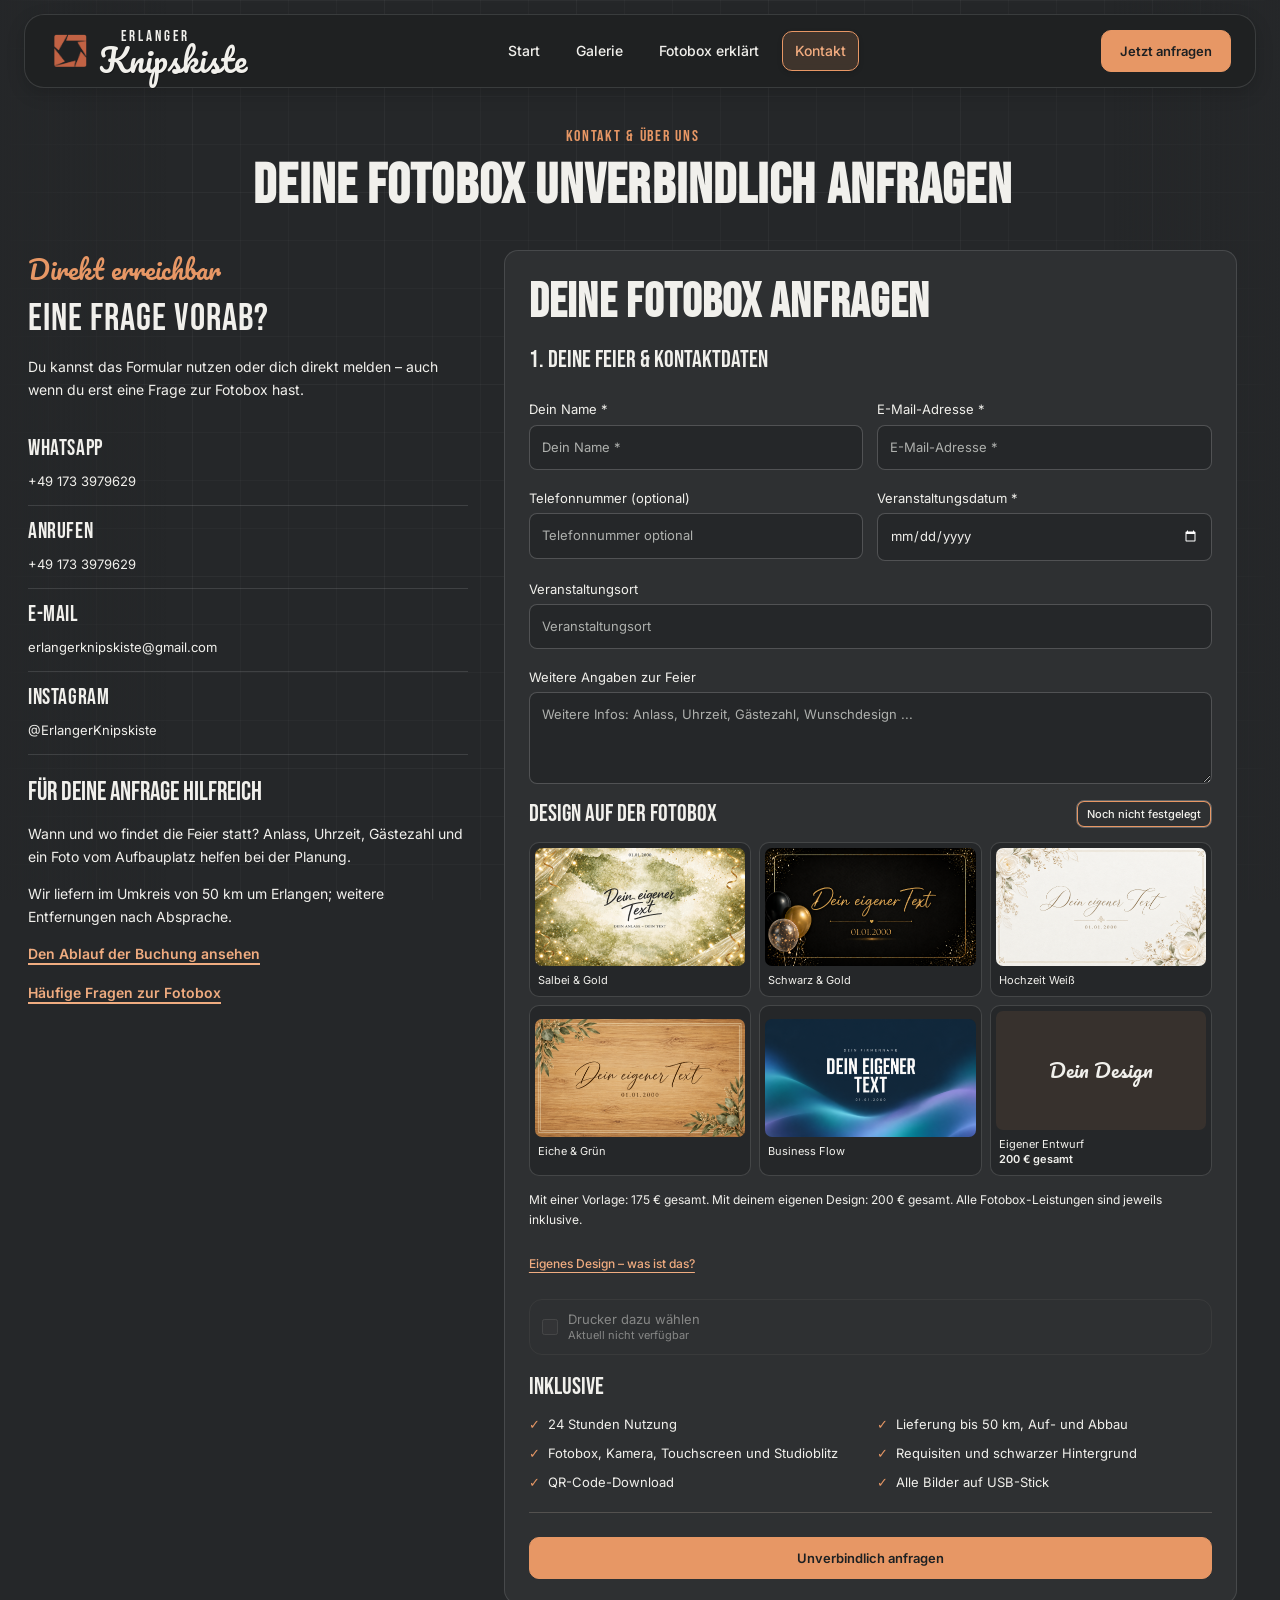
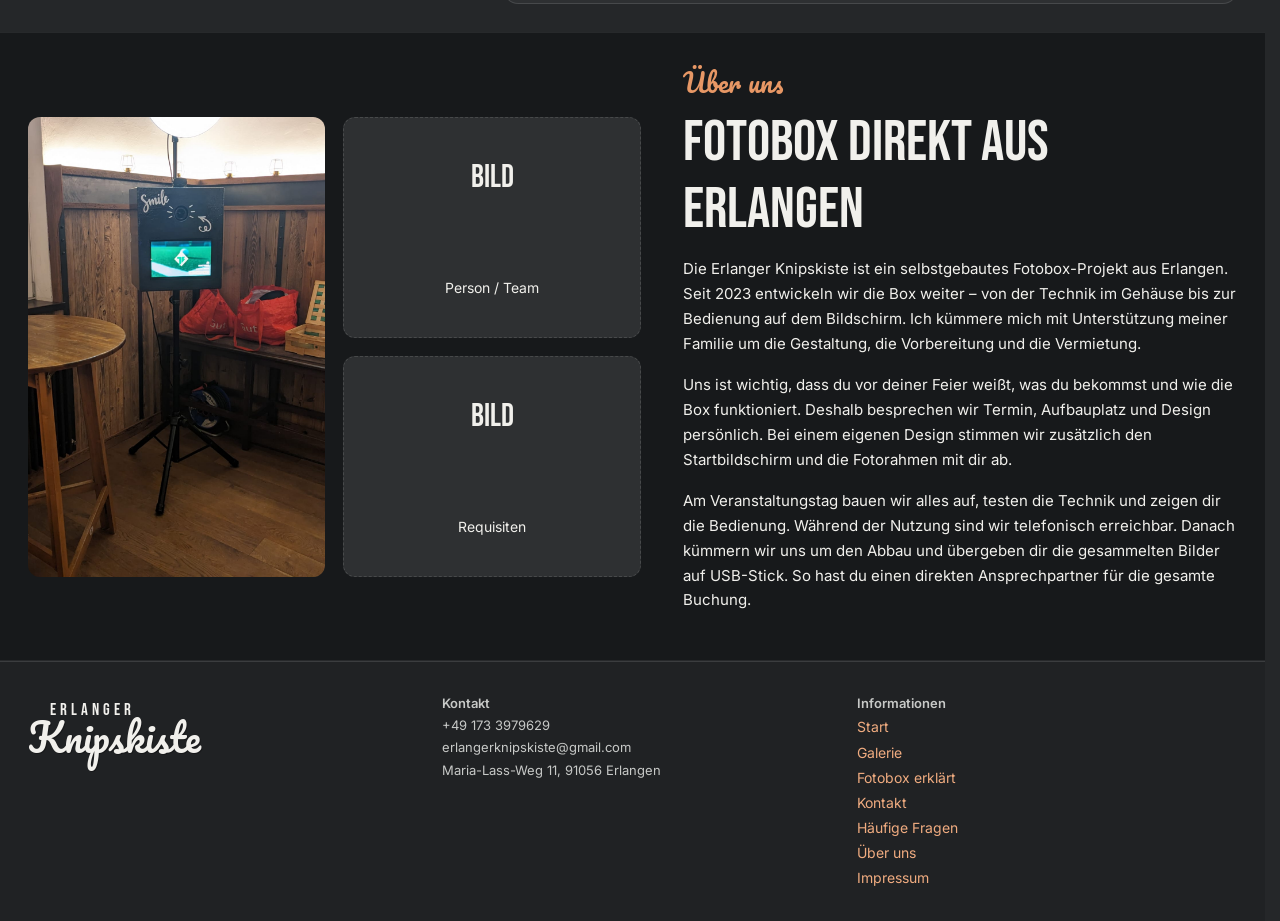
<file: kontakt.html>
<!DOCTYPE html>
<html lang="de">
<head>
<meta charset="utf-8">
<meta content="width=device-width, initial-scale=1" name="viewport">
<style id="font-loading-style">html.fonts-loading body{opacity:0}html.fonts-ready body{opacity:1;transition:opacity .14s ease}</style>
<script>(function(){var d=document.documentElement;d.classList.add('fonts-loading');function done(){d.classList.remove('fonts-loading');d.classList.add('fonts-ready')}var t=setTimeout(done,1200);if(document.fonts&&document.fonts.ready){document.fonts.ready.then(function(){clearTimeout(t);done()}).catch(done)}else{window.addEventListener('load',done,{once:true})}})();</script>
<title>Fotobox anfragen – Erlanger Knipskiste</title>
<meta content="Eine Vorlage oder eigenes Design wählen, enthaltene Leistungen sehen und deine Fotobox unverbindlich anfragen. Kontakt und Über uns." name="description">
<link href="assets/favicon-32x32.png?v=2" rel="icon" sizes="32x32" type="image/png">
<link href="favicon.ico?v=2" rel="shortcut icon">
<link href="assets/apple-touch-icon.png?v=2" rel="apple-touch-icon" sizes="180x180">
<meta content="website" property="og:type">
<meta content="de_DE" property="og:locale">
<meta content="Erlanger Knipskiste" property="og:site_name">
<meta content="Fotobox anfragen – Erlanger Knipskiste" property="og:title">
<meta content="Eine Vorlage oder eigenes Design wählen, enthaltene Leistungen sehen und deine Fotobox unverbindlich anfragen. Kontakt und Über uns." property="og:description">
<meta content="https://erlangerknipskiste.de/kontakt.html" property="og:url">
<meta content="https://erlangerknipskiste.de/assets/photobox_setup_real.jpg" property="og:image">
<meta content="Aufgebaute Erlanger Knipskiste Fotobox bei einer Veranstaltung" property="og:image:alt">
<meta content="summary_large_image" name="twitter:card">
<meta content="https://erlangerknipskiste.de/assets/photobox_setup_real.jpg" name="twitter:image">
<script type="application/ld+json">
  {
    "@context": "https://schema.org",
    "@type": "LocalBusiness",
    "name": "Erlanger Knipskiste",
    "url": "https://erlangerknipskiste.de/",
    "image": "https://erlangerknipskiste.de/assets/photobox_setup_real.jpg",
    "logo": "https://erlangerknipskiste.de/assets/knipskiste-logo-transparent.png",
    "description": "Fotobox Verleih aus Erlangen mit Aufbau, Requisiten, Hintergrundsystem und QR-Code-Download.",
    "telephone": "+49 173 3979629",
    "email": "erlangerknipskiste@gmail.com",
    "address": {
      "@type": "PostalAddress",
      "streetAddress": "Maria-Lass-Weg 11",
      "postalCode": "91056",
      "addressLocality": "Erlangen",
      "addressCountry": "DE"
    }
  }
  </script>



<link href="style.css" rel="stylesheet">
<link href="https://erlangerknipskiste.de/kontakt.html" rel="canonical">
<style>
.page-header,.subpage-hero,.hero-small,.hero{padding-top:170px!important;}
main{padding-top:20px;}
html{scroll-padding-top:120px;}
@media(max-width:768px){
.page-header,.subpage-hero,.hero-small,.hero{padding-top:145px!important;}
html{scroll-padding-top:100px;}
}
</style>
<link href="anpassungen.css?v=42" rel="stylesheet"><link href="kompakt.css" rel="stylesheet"><link href="ruhig.css" rel="stylesheet"><link href="mobil.css" rel="stylesheet"><link href="fein.css?v=42" rel="stylesheet"></head>
<body id="knipskiste" class="darkPreview compactSubpage"><header class="topbar">
<a aria-label="Erlanger Knipskiste Startseite" class="brand" href="index.html">
<img alt="" aria-hidden="true" class="brandMark" src="assets/knipskiste-logo-transparent.png">
<span class="logo">
<span>ERLANGER</span>
<strong>Knipskiste</strong>
</span>
</a>
<button aria-label="Menü öffnen" class="mobileMenuButton" type="button">☰</button>
<nav><a href="index.html">Start</a><a href="galerie.html">Galerie</a><a href="funktionierts.html">Fotobox erklärt</a><a href="kontakt.html" class="active" aria-current="page">Kontakt</a></nav><a class="navbtn" data-highlight-anfrage="true" href="kontakt.html#anfrage">Jetzt anfragen</a>
</header><main id="start"><section class="subpageHero paper"><div><p class="eyebrow">Kontakt &amp; Über uns</p><h1>Deine Fotobox unverbindlich anfragen</h1></div></section><section class="paper contactSection" id="kontakt-anfrage"><div class="contactGrid"><div class="contactInfo frostedSurface"><p class="script">Direkt erreichbar</p><h2>Eine Frage vorab?</h2><p>Du kannst das Formular nutzen oder dich direkt melden – auch wenn du erst eine Frage zur Fotobox hast.</p><div class="contactChannels frostedSurface"><a href="https://wa.me/491733979629">WhatsApp<span>+49 173 3979629</span></a><a href="tel:+491733979629">Anrufen<span>+49 173 3979629</span></a><a href="mailto:erlangerknipskiste@gmail.com">E-Mail<span>erlangerknipskiste@gmail.com</span></a><a href="https://www.instagram.com/ErlangerKnipskiste/">Instagram<span>@ErlangerKnipskiste</span></a></div><h3>Für deine Anfrage hilfreich</h3><p>Wann und wo findet die Feier statt? Anlass, Uhrzeit, Gästezahl und ein Foto vom Aufbauplatz helfen bei der Planung.</p><p>Wir liefern im Umkreis von 50 km um Erlangen; weitere Entfernungen nach Absprache.</p><a class="textLink" href="funktionierts.html#ablauf">Den Ablauf der Buchung ansehen</a><p><a class="textLink" href="funktionierts.html#faq">Häufige Fragen zur Fotobox</a></p></div><section class="inquiryPanel frostedSurface" id="anfrage">
<h2>Deine Fotobox anfragen</h2>
<form accept-charset="UTF-8" action="https://formspree.io/f/mnjkpbgq" id="bookingForm" method="POST"><fieldset class="bookingPersonal"><legend>1. Deine Feier &amp; Kontaktdaten</legend><div class="bookingField"><label class="fieldLabel" for="booking-name">Dein Name *</label><input aria-label="Dein Name" name="Name" placeholder="Dein Name *" required="" id="booking-name">
</div><div class="bookingField"><label class="fieldLabel" for="booking-email">E-Mail-Adresse *</label><input aria-label="E-Mail-Adresse" name="Email" placeholder="E-Mail-Adresse *" required="" type="email" id="booking-email">
</div><div class="bookingField"><label class="fieldLabel" for="booking-telefon">Telefonnummer (optional)</label><input aria-label="Telefonnummer optional" name="Telefon" placeholder="Telefonnummer optional" id="booking-telefon">
</div><div class="bookingField"><label class="fieldLabel" for="eventDate">Veranstaltungsdatum *</label><input id="eventDate" aria-label="Veranstaltungsdatum" name="Datum" required="" type="date">
</div><div class="bookingField fullWidth"><label class="fieldLabel" for="booking-ort">Veranstaltungsort</label><input aria-label="Veranstaltungsort" name="Ort" placeholder="Veranstaltungsort" id="booking-ort">
</div><div class="bookingField fullWidth"><label class="fieldLabel" for="booking-nachricht">Weitere Angaben zur Feier</label><textarea aria-label="Weitere Angaben zur Feier" name="Nachricht" placeholder="Weitere Infos: Anlass, Uhrzeit, Gästezahl, Wunschdesign ..." id="booking-nachricht"></textarea>
</div></fieldset><fieldset class="bookingChoice"><legend>Design auf der Fotobox <button type="button" class="designUndecided" data-design-choice="open" aria-pressed="true">Noch nicht festgelegt</button></legend><input type="hidden" name="Designvorlage" id="designSelect" value="Noch nicht festgelegt"><input type="hidden" name="Mietpreis" id="rentalPrice" value="175 €"><div class="bookingTemplates"><button class="bookingTemplate" type="button" data-template-index="1" aria-pressed="false"><img src="assets/vorlagen/salbei-gold-hintergrund.png" alt="Startbildschirm Salbei &amp; Gold" loading="lazy"><span>Salbei &amp; Gold</span></button><button class="bookingTemplate" type="button" data-template-index="2" aria-pressed="false"><img src="assets/vorlagen/schwarz-gold-hintergrund.png" alt="Startbildschirm Schwarz &amp; Gold" loading="lazy"><span>Schwarz &amp; Gold</span></button><button class="bookingTemplate" type="button" data-template-index="3" aria-pressed="false"><img src="assets/vorlagen/hochzeit-weiss-hintergrund.png" alt="Startbildschirm Hochzeit Weiß" loading="lazy"><span>Hochzeit Weiß</span></button><button class="bookingTemplate" type="button" data-template-index="4" aria-pressed="false"><img src="assets/vorlagen/eiche-gruen-hintergrund.png" alt="Startbildschirm Eiche &amp; Grün" loading="lazy"><span>Eiche &amp; Grün</span></button><button class="bookingTemplate" type="button" data-template-index="5" aria-pressed="false"><img src="assets/vorlagen/business-flow-hintergrund.png" alt="Startbildschirm Business Flow" loading="lazy"><span>Business Flow</span></button><button type="button" class="bookingTemplate customTemplate" data-design-choice="custom" aria-pressed="false"><span class="customDesignVisual">Dein Design</span><span>Eigener Entwurf <b>200 € gesamt</b></span></button></div><p class="designPriceNote">Mit einer Vorlage: 175 € gesamt. Mit deinem eigenen Design: 200 € gesamt. Alle Fotobox-Leistungen sind jeweils inklusive.</p><button class="customInfoButton" data-custom-info="true" type="button" aria-expanded="false">Eigenes Design – was ist das?</button><label class="printerOption"><input type="checkbox" name="Drucker" value="gewünscht" disabled><span>Drucker dazu wählen <small>Aktuell nicht verfügbar</small></span></label><div class="bookingIncluded"><h3>Inklusive</h3><ul class="includedList"><li>24 Stunden Nutzung</li><li>Lieferung bis 50 km, Auf- und Abbau</li><li>Fotobox, Kamera, Touchscreen und Studioblitz</li><li>Requisiten und schwarzer Hintergrund</li><li>QR-Code-Download</li><li>Alle Bilder auf USB-Stick</li></ul></div></fieldset><input aria-hidden="true" autocomplete="off" class="formHoneypot" name="_gotcha" tabindex="-1" type="text">
<input name="_subject" type="hidden" value="Neue Anfrage Erlanger Knipskiste">
<input name="_captcha" type="hidden" value="false">
<button type="submit">Unverbindlich anfragen</button>
<div aria-live="polite" class="formStatus" id="formStatus">Mit dem Absenden stellst du eine unverbindliche Anfrage. Wir prüfen den Termin und stimmen die Buchung anschließend mit dir ab.</div>
</form>
</section>
</div></section><section class="aboutSection dark" id="ueber-uns">
<div class="aboutGrid">
<div class="aboutImages">
<div class="aboutPhoto real"><img alt="Erlanger Knipskiste Fotobox aufgebaut" src="assets/photobox_setup_real.jpg"></div>
<div class="aboutPhoto placeholder">Bild<br><small>Person / Team</small></div>
<div class="aboutPhoto placeholder">Bild<br><small>Requisiten</small></div>
</div>
<div class="aboutText">
<p class="script">Über uns</p>
<h2>Fotobox Direkt aus Erlangen</h2>
<p>Die Erlanger Knipskiste ist ein selbstgebautes Fotobox-Projekt aus Erlangen. Seit 2023 entwickeln wir die Box weiter – von der Technik im Gehäuse bis zur Bedienung auf dem Bildschirm. Ich kümmere mich mit Unterstützung meiner Familie um die Gestaltung, die Vorbereitung und die Vermietung.</p><p>Uns ist wichtig, dass du vor deiner Feier weißt, was du bekommst und wie die Box funktioniert. Deshalb besprechen wir Termin, Aufbauplatz und Design persönlich. Bei einem eigenen Design stimmen wir zusätzlich den Startbildschirm und die Fotorahmen mit dir ab.</p><p>Am Veranstaltungstag bauen wir alles auf, testen die Technik und zeigen dir die Bedienung. Während der Nutzung sind wir telefonisch erreichbar. Danach kümmern wir uns um den Abbau und übergeben dir die gesammelten Bilder auf USB-Stick. So hast du einen direkten Ansprechpartner für die gesamte Buchung.</p></div>
</div>
</section></main><footer class="footer dark" id="kontakt">
<a class="logo" href="index.html">
<span>ERLANGER</span>
<strong>Knipskiste</strong>
</a>
<p><b>Kontakt</b><br>+49 173 3979629<br>erlangerknipskiste@gmail.com<br>Maria-Lass-Weg 11, 91056 Erlangen</p>
<p class="footerLinks"><b>Informationen</b><br><a href="index.html">Start</a><br><a href="galerie.html">Galerie</a><br><a href="funktionierts.html">Fotobox erklärt</a><br><a href="kontakt.html">Kontakt</a><br><a href="funktionierts.html#faq">Häufige Fragen</a><br><a href="kontakt.html#ueber-uns">Über uns</a><br><a href="impressum.html">Impressum</a></p>
</footer><div aria-hidden="true" class="lightbox" id="lightbox">
<button aria-label="Schließen" class="lightboxClose" type="button"><span class="closeMark" aria-hidden="true">×</span><span>Schließen</span></button>
<figure class="lightboxFigure"><img alt="Großansicht Galerie" id="lightboxImage"><figcaption id="lightboxCaption"></figcaption></figure>
</div><script src="script.js"></script><script src="kompakt.js"></script></body>
</html>
</file>
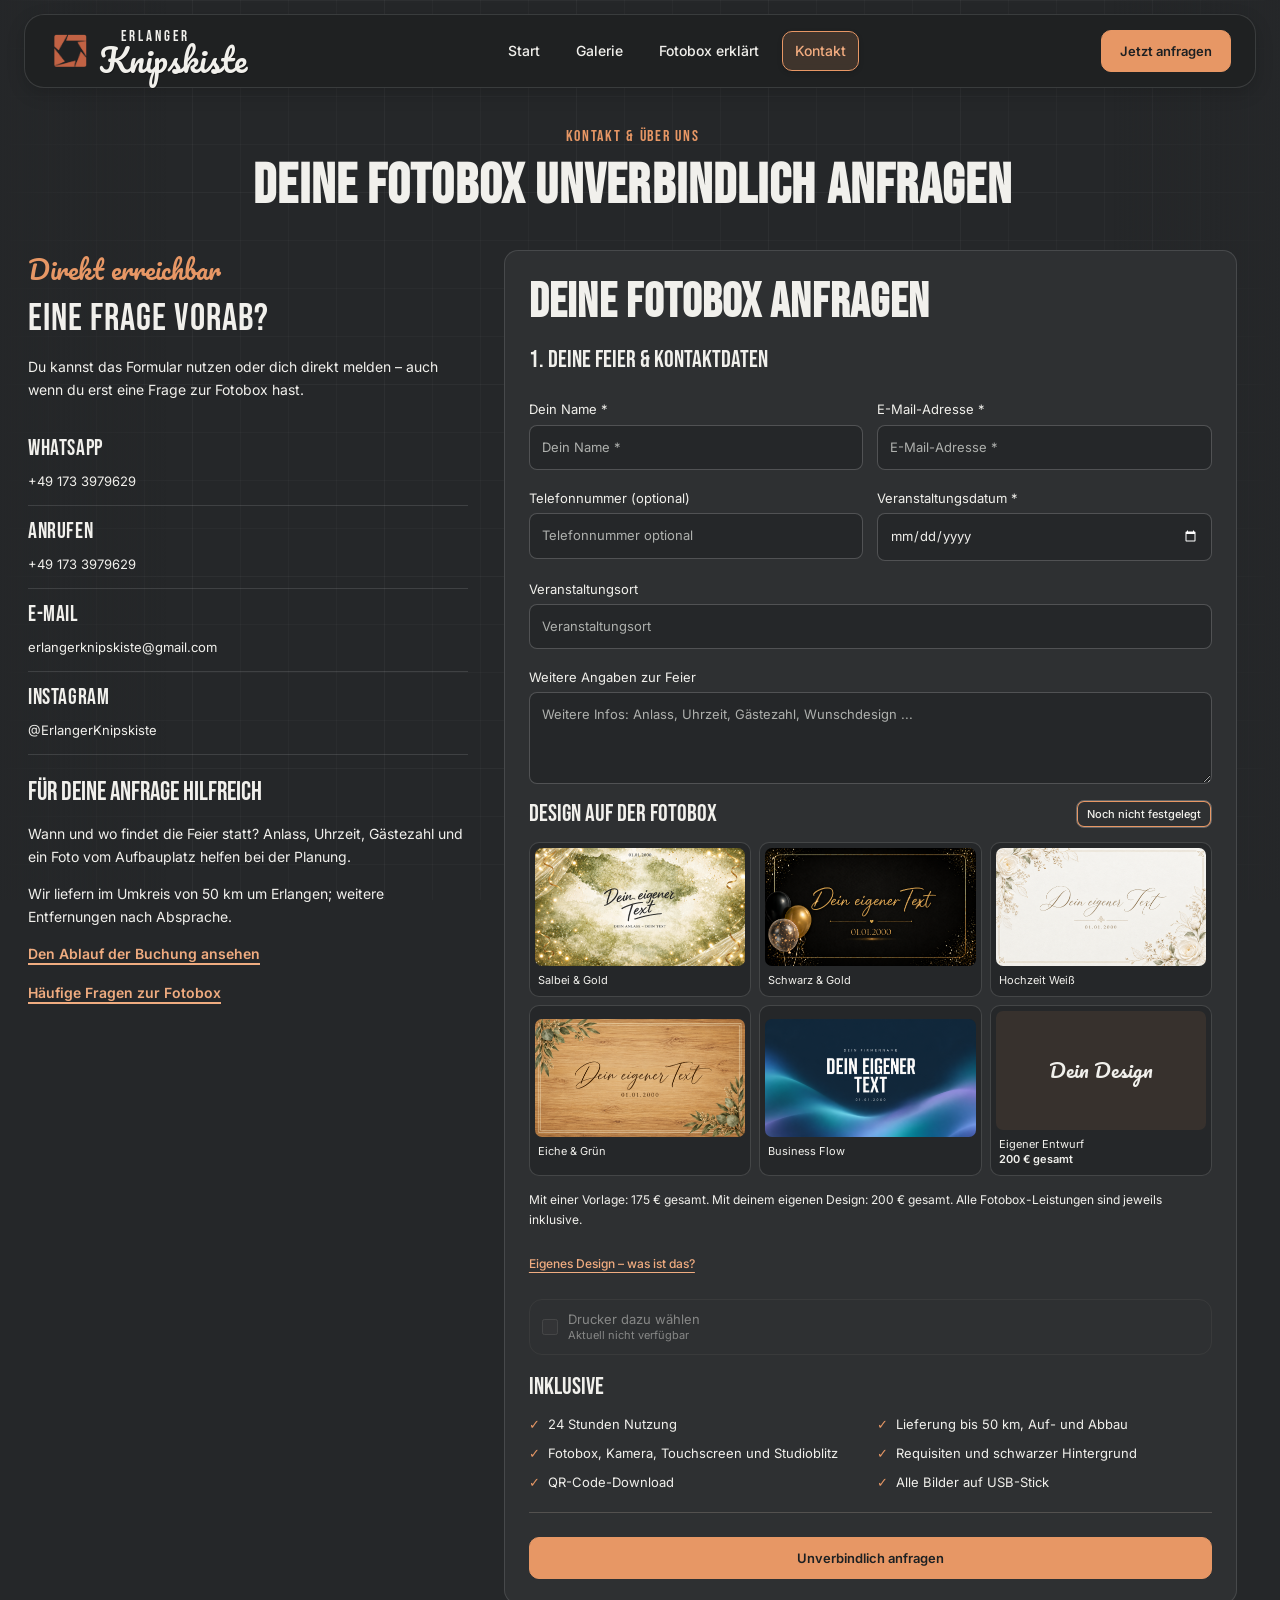
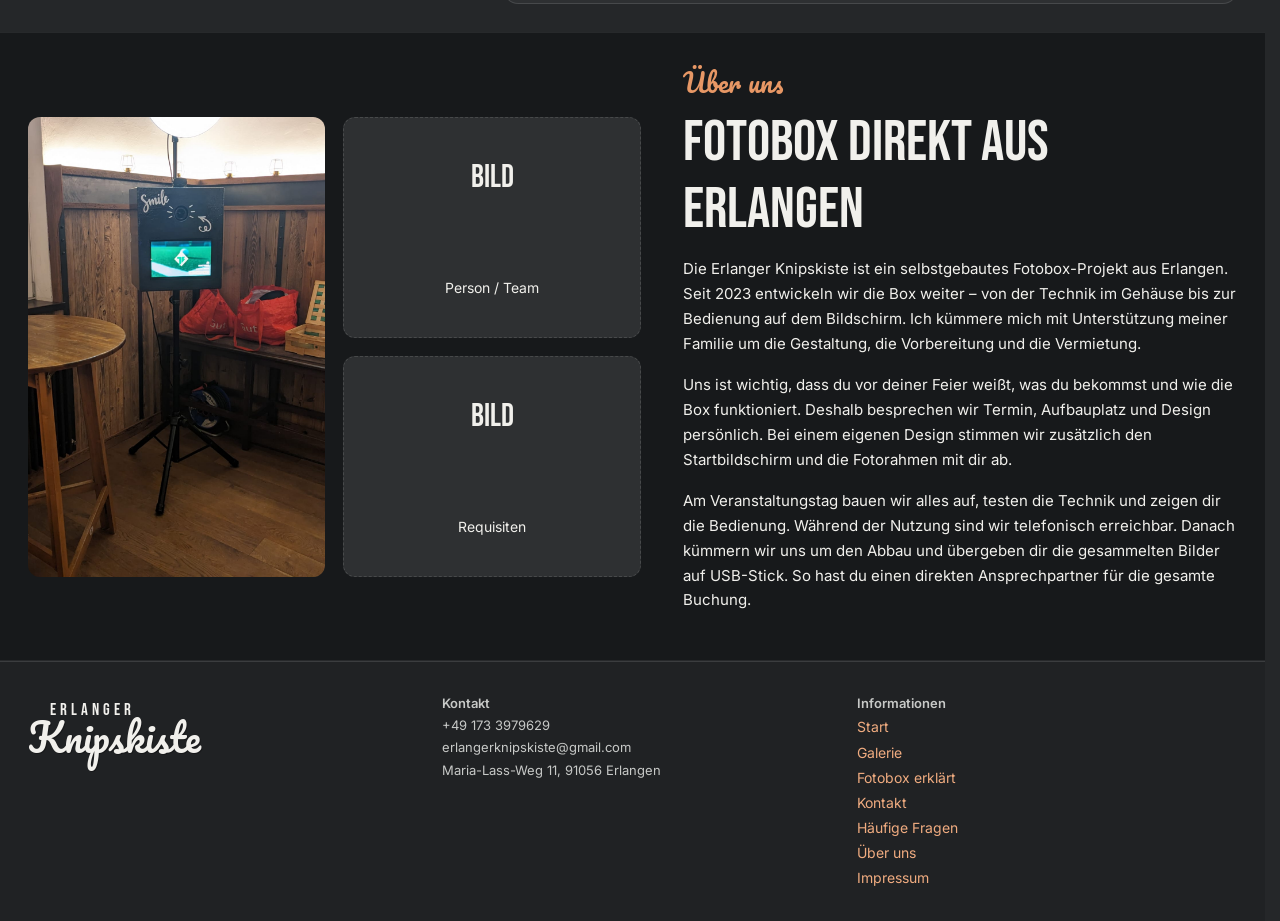
<file: ueber-uns.html>
<!DOCTYPE html>
<html lang="de"><head><meta charset="utf-8"><meta name="viewport" content="width=device-width, initial-scale=1"><title>Weiterleitung – Erlanger Knipskiste</title><link rel="canonical" href="https://erlangerknipskiste.de/kontakt.html"><script>location.replace('kontakt.html'+location.search+location.hash)</script><meta http-equiv="refresh" content="0;url=kontakt.html"></head><body class="darkPreview"><a href="kontakt.html">Zur aktuellen Seite</a></body></html>
</file>
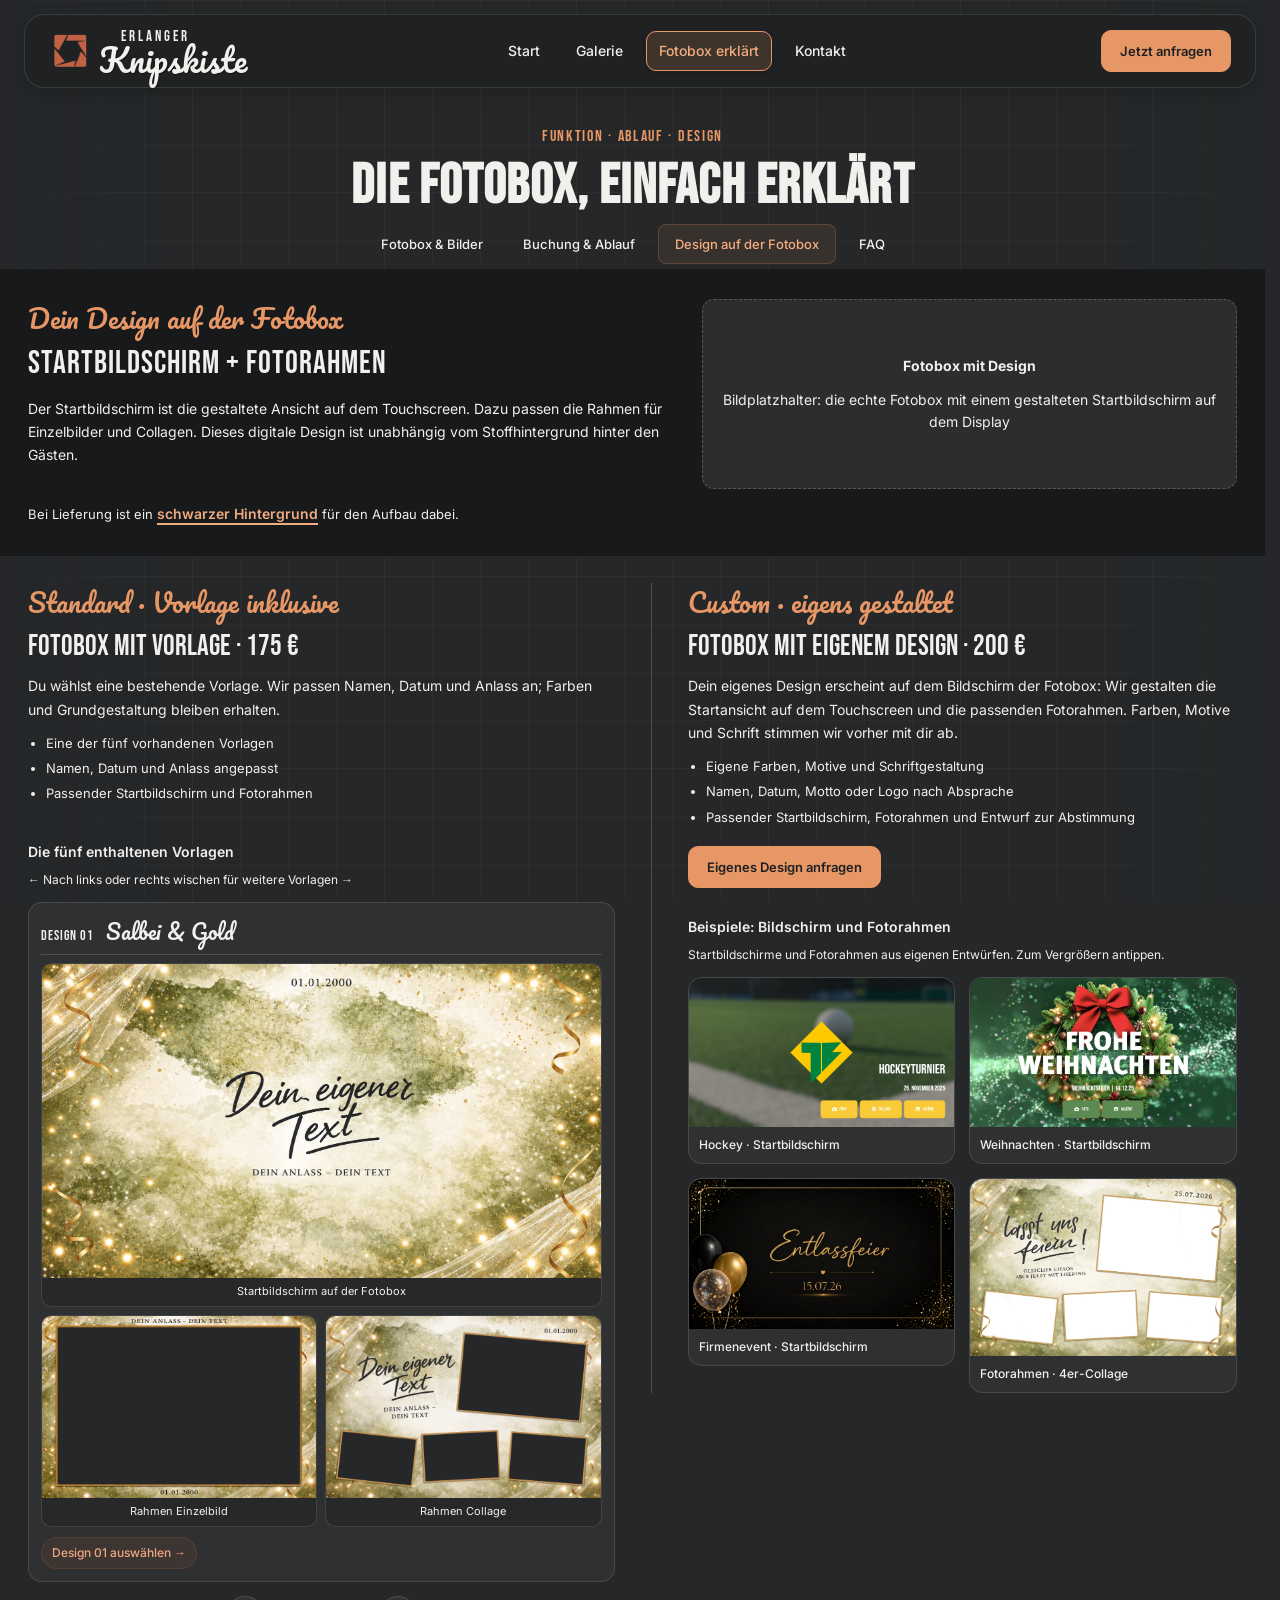
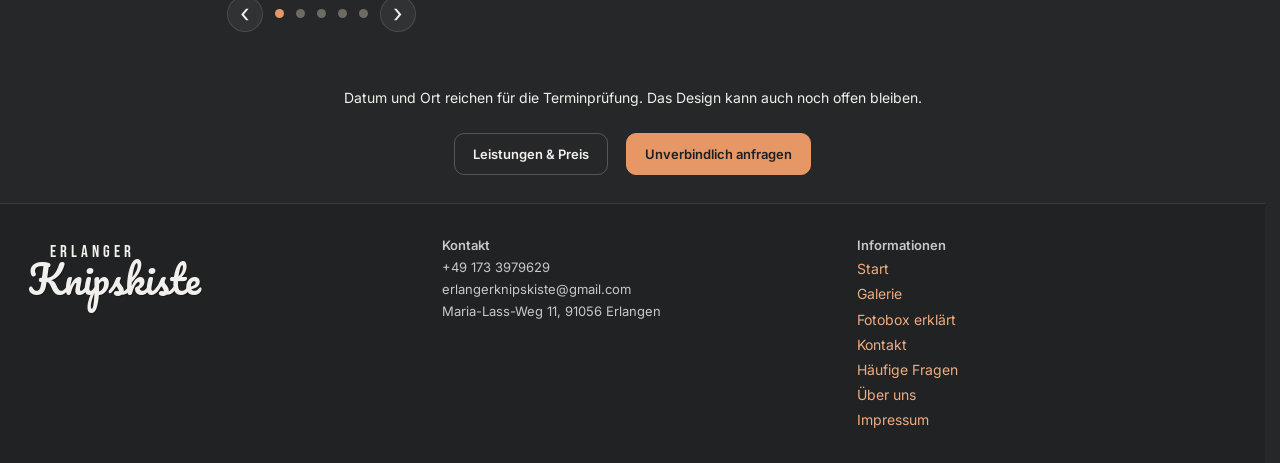
<file: vorlagen.html>
<!DOCTYPE html>
<html lang="de"><head><meta charset="utf-8"><meta name="viewport" content="width=device-width,initial-scale=1"><title>Weiterleitung – Erlanger Knipskiste</title><meta http-equiv="refresh" content="0;url=funktionierts.html#vorlagen"><script>location.replace('funktionierts.html'+location.search+(location.hash||'#vorlagen'));</script></head><body><a href="funktionierts.html#vorlagen">Zum neuen Bereich</a></body></html>
</file>
<file: style.css>
:root{--black:#101112;--paper:#ead9bd;--paper2:#f1e4cc;--cream:#f7ead2;--rust:#c65f3e;--rust-dark:#9e462d;--line:#433229;--muted:#5a4a40}
*{box-sizing:border-box}html{scroll-behavior:smooth}body{margin:0;color:#151515;background:var(--black);font-family:Inter,system-ui,sans-serif}body::before{content:"";position:fixed;inset:0;pointer-events:none;opacity:.08;background-image:radial-gradient(#000 1px,transparent 1px);background-size:5px 5px}img{max-width:100%;display:block}a,button,input,select,textarea{font:inherit}
.paper{background:linear-gradient(90deg,rgba(255,255,255,.20),rgba(0,0,0,.04)),linear-gradient(transparent,transparent),linear-gradient(0deg,rgba(255,255,255,.06),rgba(255,255,255,.06));background-color:var(--paper);background-size:auto,10px 10px,auto}.dark{background:linear-gradient(90deg,#111214,#0e0f10 45%,#121315);color:var(--cream)}
.topbar{height:82px;position:sticky;top:0;z-index:40;display:flex;align-items:center;gap:38px;padding:0 6vw;background:#0d0f10;border-bottom:1px solid #2b211d}.logo{min-width:185px;color:var(--cream);text-decoration:none;line-height:.82;display:inline-block;position:relative;transform:none}.logo span{display:block;font:18px "Bebas Neue",sans-serif;letter-spacing:4px}.logo strong{font:40px Pacifico,cursive;font-weight:400;letter-spacing:0;text-transform:none}.logo i{color:var(--rust);position:absolute;right:-8px;top:9px;font-style:normal;font-size:24px}
nav{display:flex;gap:30px;flex:1;justify-content:center}nav a,.navbtn,.btn,.priceCard a,button,.priceCard h3,.timeline h3,.servicePanel h3,.faqGrid summary,.inquiryPanel h2,.faqWide h2,.photoFeature h2,.gallery h2,.pricing h2,.sectionHead h2{font-family:"Bebas Neue",sans-serif;letter-spacing:1px;text-transform:uppercase}nav a{color:var(--cream);text-decoration:none;font-size:18px}.navbtn,.btn{padding:15px 28px;text-decoration:none;border:2px solid var(--rust);color:#111;background:var(--rust);font-size:18px;box-shadow:8px 8px 0 rgba(0,0,0,.2);transition:.18s ease}.navbtn:hover,.btn.primary:hover,.priceCard a:hover{background:var(--rust-dark);transform:translate(-2px,-2px);box-shadow:12px 12px 0 rgba(0,0,0,.22)}.btn.ghost{background:rgba(255,246,228,.2);border-color:#111;color:#111}

.hero{min-height:720px;display:grid;grid-template-columns:minmax(0,1fr) minmax(480px,620px);gap:34px;position:relative;overflow:hidden;padding:88px 7vw 36px}.hero::after{content:"";position:absolute;inset:0;pointer-events:none;background:linear-gradient(rgba(0,0,0,.025),rgba(0,0,0,.025))}.heroText{position:relative;z-index:2;max-width:650px}.eyebrow{margin:0 0 14px;color:var(--rust);font:22px "Bebas Neue",sans-serif;letter-spacing:2px}.hero h1{margin:0}.hero h1 span{display:block;font:clamp(84px,10vw,136px) "Bebas Neue",sans-serif;line-height:.82;letter-spacing:3px;transform:rotate(-2.5deg);text-shadow:4px 4px 0 rgba(0,0,0,.08)}.hero h1 em{display:block;margin-top:-6px;font:clamp(50px,6vw,76px) Pacifico,cursive;line-height:1;transform:rotate(-4deg);font-style:normal}.lead{max-width:560px;margin:28px 0 0;font-size:20px;line-height:1.6}.actions{display:flex;flex-wrap:wrap;gap:18px;margin:34px 0 0}.spark{position:absolute;color:var(--rust);font-size:54px;line-height:1;z-index:1;filter:drop-shadow(2px 2px 0 rgba(0,0,0,.08));animation:twinkle 3.5s ease-in-out infinite}.s1{left:7.5%;top:140px}.s2{left:42%;top:280px}.s3{right:6%;top:230px}.s4{right:18%;top:112px;color:#d7b58d}.s5{right:10%;top:330px;color:#d7b58d;font-size:34px}

.heroVisual{position:relative;z-index:2;min-height:610px}.retroArch{position:absolute;left:50%;top:58px;transform:translateX(-50%);width:420px;height:470px;background:var(--rust);border-radius:220px 220px 0 0;box-shadow:38px 0 0 rgba(148,66,43,.18)}.archShadow{position:absolute;left:50%;bottom:42px;transform:translateX(-50%);width:590px;height:86px;background:#0b0a09;border-radius:50%;opacity:.98;filter:blur(.2px)}.stage{position:absolute;left:50%;bottom:58px;transform:translateX(-50%);width:520px;height:86px;background:linear-gradient(#26150f,#080807);border-radius:50%;box-shadow:0 34px 38px rgba(0,0,0,.38),0 50px 0 -18px #050505}.stageShadow{position:absolute;left:50%;bottom:12px;transform:translateX(-50%);width:410px;height:48px;background:#020202}
.boothArt{position:absolute;left:50%;bottom:112px;transform:translateX(-50%);width:360px;height:470px;animation:floaty 5s ease-in-out infinite}.boxBack{position:absolute;left:188px;top:150px;width:112px;height:210px;border-radius:9px;background:#050505;box-shadow:24px 16px 28px rgba(0,0,0,.34)}.boxMain{position:absolute;left:78px;top:126px;width:230px;height:230px;border-radius:10px;background:linear-gradient(145deg,#191919,#050505);border:2px solid #3a3a3a;box-shadow:18px 22px 30px rgba(0,0,0,.42)}.boxMain::after{content:"";position:absolute;inset:7px;border:1px solid rgba(255,255,255,.06);border-radius:7px}.lens{position:absolute;left:92px;top:35px;width:46px;height:46px;border-radius:50%;border:5px solid #303030;background:#080808;box-shadow:inset 0 0 0 5px #111}.lens span{position:absolute;left:12px;top:12px;width:14px;height:14px;border-radius:50%;border:3px solid #444}.screenFrame{position:absolute;left:58px;top:110px;width:116px;height:82px;background:#050505;border:8px solid #0a0a0a}.screen{width:100%;height:100%;background:linear-gradient(#2b2b2b,#141414);border:1px solid #444}.sideButton{position:absolute;left:302px;top:225px;width:10px;height:54px;border-radius:2px;background:#141414;border:1px solid #555}.topPole{position:absolute;left:187px;top:92px;width:14px;height:48px;border-radius:8px;background:#090909}.midPole{position:absolute;left:187px;top:354px;width:14px;height:145px;border-radius:8px;background:linear-gradient(90deg,#050505,#333,#050505)}.clamp{position:absolute;left:174px;width:44px;height:18px;border-radius:6px;background:#070707}.c1{top:402px}.c2{top:475px}.tripod{position:absolute;left:193px;top:502px}.leg{position:absolute;left:-5px;top:0;width:13px;height:135px;border-radius:8px;background:#070707;transform-origin:top}.leg1{transform:rotate(90deg)}.leg2{transform:rotate(57deg)}.leg3{transform:rotate(125deg)}
.flash{position:absolute;left:98px;top:0;width:190px;height:145px}.flashGlow{position:absolute;left:28px;top:0;width:142px;height:142px;border-radius:50%;background:radial-gradient(circle,#8d6245 0 7%,#ffd98f 10%,#fff7df 39%,#fff 68%,#ddd 100%);border:2px solid rgba(255,255,255,.9);box-shadow:0 0 30px rgba(255,205,120,.9)}.flashSide{position:absolute;right:0;top:28px;width:48px;height:93px;border-radius:50%;background:#020202}.flashCable{position:absolute;left:22px;top:8px;width:94px;height:116px;border-left:3px solid #111;border-radius:50%;transform:rotate(-22deg)}.flashPin{position:absolute;left:92px;top:70px;width:20px;height:20px;border-radius:50%;background:#9a684b}
.scrollHint{position:absolute;left:50%;bottom:4px;transform:translateX(-50%);z-index:4;color:#111;text-decoration:none;text-align:center;font-size:14px;animation:bounce 1.8s infinite}.scrollHint span{display:grid;place-items:center;width:44px;height:44px;margin:0 auto 4px;border:2px solid #111;border-radius:50%;font:28px "Bebas Neue"}.scrollHint small{font-size:14px}

.photoFeature{display:grid;grid-template-columns:1.15fr .85fr;gap:48px;align-items:center;padding:54px 7vw;border-top:1px solid #332620}.featureImageWrap{padding:16px;border:1px solid rgba(247,234,210,.25);background:rgba(255,255,255,.03)}.featureImage{width:100%;min-height:460px;object-fit:cover;border:10px solid var(--cream);box-shadow:0 25px 55px rgba(0,0,0,.45)}.script{margin:0 0 6px;font:38px Pacifico,cursive;color:var(--rust);text-transform:none!important;letter-spacing:0!important}.photoFeature h2,.pricing h2,.sectionHead h2,.inquiryPanel h2,.faqWide h2{margin:0 0 12px;font-size:52px;line-height:.95}.featureCopy p{font-size:18px;line-height:1.65}.placeholderList{display:flex;flex-wrap:wrap;gap:10px;margin-top:20px}.placeholderList span{padding:10px 14px;border:1px solid rgba(247,234,210,.28);background:rgba(255,255,255,.04);font-size:14px}

.pricing{padding:58px 7vw}.center{text-align:center}.pricing h2{text-align:center}.priceGrid{display:grid;grid-template-columns:repeat(3,1fr);gap:34px}.priceCard{border:1.5px solid var(--line);background:rgba(255,246,228,.25);padding:24px 28px 26px;box-shadow:10px 10px 0 rgba(198,95,62,.12);transition:.2s ease}.priceCard:hover{transform:translateY(-4px);box-shadow:13px 13px 0 rgba(198,95,62,.18)}.priceCard.featured{transform:translateY(-8px);box-shadow:10px 10px 0 rgba(198,95,62,.22)}.priceCard h3{text-align:center;margin:0;font-size:34px;line-height:1}.priceCard strong{display:block;text-align:center;color:var(--rust);margin:10px 0 18px;font:54px "Bebas Neue",sans-serif}.priceCard ul{margin:0;padding-left:18px}.priceCard li{margin:9px 0;line-height:1.35}.priceCard li::marker{content:'✓  '}.priceCard small{font-size:12px;color:var(--muted)}.priceCard a,button{display:block;width:100%;margin-top:20px;padding:14px 18px;border:0;background:var(--rust);color:#111;text-decoration:none;text-align:center;cursor:pointer;font-size:18px}

.gallery{padding:38px 6vw 58px}.gallery h2{margin:0 0 26px;font-size:50px}.galleryGrid{display:grid;grid-template-columns:repeat(3,1fr);gap:22px}.galleryItem{position:relative;overflow:hidden;border:10px solid var(--cream);background:#241811;box-shadow:0 16px 24px rgba(0,0,0,.42);padding:0;cursor:pointer;transition:transform .2s ease,box-shadow .2s ease}.galleryItem:hover{transform:translateY(-4px);box-shadow:0 20px 30px rgba(0,0,0,.5)}.galleryItem img{width:100%;aspect-ratio:4/3;object-fit:cover}.tilt-left{transform:rotate(-3deg)}.tilt-right{transform:rotate(3deg)}.placeholderCard{display:flex;flex-direction:column;align-items:center;justify-content:center;gap:8px;min-height:220px;background:linear-gradient(135deg,#31211a,#171111);color:var(--cream)}.placeholderCard span{font:32px "Bebas Neue";letter-spacing:1px}.placeholderCard small{font-size:14px}.hint{margin:24px auto 0;text-align:center;color:#d7c2a3;max-width:740px;line-height:1.6}

.serviceProcess{padding:46px 7vw}.serviceProcessGrid{display:grid;grid-template-columns:minmax(0,1.12fr) minmax(340px,.88fr);gap:24px;align-items:start}.processPanel,.servicePanel,.inquiryPanel{border:1.5px solid var(--line);background:rgba(255,246,228,.24);padding:22px 22px;box-shadow:10px 10px 0 rgba(198,95,62,.12)}.sectionHead{display:flex;align-items:end;gap:14px;margin-bottom:14px}.sectionHead .script{font-size:30px}.sectionHead h2{font-size:42px;margin:0}.sectionHead.compact h2{font-size:36px}.timeline{display:grid;gap:10px}.timeline article{display:grid;grid-template-columns:48px 1fr;gap:13px;padding:13px 14px;border:1px solid rgba(67,50,41,.35);background:rgba(255,246,228,.23);transition:.2s ease}.timeline article:hover{transform:translateX(4px);box-shadow:6px 6px 0 rgba(198,95,62,.13)}.timeline span{color:var(--rust);font:32px "Bebas Neue";line-height:1}.timeline h3{margin:0 0 4px;font-size:25px;line-height:1}.timeline p{margin:0;font-size:14.5px;line-height:1.48}.timeline small{display:block;margin-top:5px;color:var(--muted);font-size:12px}.rightStack{display:grid;gap:24px}.quickServiceList{margin:0;padding:0;display:grid;grid-template-columns:1fr 1fr;gap:8px 12px;list-style:none}.quickServiceList li{position:relative;padding:9px 10px 9px 30px;border:1px solid rgba(67,50,41,.35);background:rgba(255,246,228,.28);font-size:14px;line-height:1.25}.quickServiceList li::before{content:'✓';position:absolute;left:10px;color:var(--rust);font-weight:700}.inquiryPanel h2{font-size:36px}.inquiryPanel h2 span{color:var(--rust)}.inquiryPanel form{display:grid;gap:10px}input,select,textarea{width:100%;padding:13px 12px;border:1.5px solid #513b31;background:#eadbc3;color:#111;font-size:14px}select{appearance:none;background-image:linear-gradient(45deg,transparent 50%,#111 50%),linear-gradient(135deg,#111 50%,transparent 50%);background-position:calc(100% - 18px) calc(50% - 2px),calc(100% - 12px) calc(50% - 2px);background-size:6px 6px,6px 6px;background-repeat:no-repeat;padding-right:34px}textarea{min-height:92px;resize:vertical}.inquiryPanel button{margin-top:2px;background:#101112;color:var(--cream);box-shadow:7px 7px 0 rgba(198,95,62,.18)}

.faqWide{padding:38px 7vw 46px}.faqIntro{display:flex;align-items:end;gap:16px;margin-bottom:18px}.faqIntro .script{font-size:32px}.faqWide h2{font-size:46px;margin:0}.faqGrid{display:grid;grid-template-columns:repeat(2,1fr);gap:12px 18px}.faqGrid details{border:1px solid #3b3028;background:rgba(255,255,255,.035);padding:14px 16px;transition:.2s ease}.faqGrid details:hover{box-shadow:7px 7px 0 rgba(198,95,62,.1)}.faqGrid summary{cursor:pointer;color:var(--rust);font-size:24px;line-height:1}.faqGrid p{margin:10px 0 0;color:#eadbc3;line-height:1.55;font-size:14px}

.footer{display:grid;grid-template-columns:1fr 1fr 1fr;gap:34px;padding:44px 7vw 70px;border-top:1px solid #3b3028;scroll-margin-top:90px}.footer p{margin:0;line-height:1.7}.footer b{font:24px "Bebas Neue";letter-spacing:1px}
.lightbox{position:fixed;inset:0;display:none;align-items:center;justify-content:center;background:rgba(0,0,0,.86);padding:40px 24px;z-index:80}.lightbox.is-open{display:flex}.lightboxFigure{margin:0;max-width:min(1100px,92vw);width:100%;text-align:center}.lightboxFigure img{width:100%;max-height:78vh;object-fit:contain;border:12px solid var(--cream);background:#151515}.lightboxFigure figcaption{color:var(--cream);margin-top:14px;font-size:16px}.lightboxClose{position:absolute;top:18px;right:18px;width:52px;height:52px;margin:0;padding:0;border:0;background:var(--rust);color:#111;font-size:36px;line-height:1}
.reveal{animation:fadeUp .75s ease both}.delay{animation-delay:.16s}
@keyframes fadeUp{from{opacity:0;transform:translateY(22px)}to{opacity:1;transform:translateY(0)}}@keyframes floaty{0%,100%{transform:translateX(-50%) translateY(0)}50%{transform:translateX(-50%) translateY(-8px)}}@keyframes twinkle{0%,100%{opacity:.72;transform:scale(1)}50%{opacity:1;transform:scale(1.08)}}@keyframes bounce{0%,100%{transform:translateX(-50%) translateY(0)}50%{transform:translateX(-50%) translateY(8px)}}
@media(max-width:1180px){.hero{grid-template-columns:1fr}.heroVisual{min-height:600px}.serviceProcessGrid{grid-template-columns:1fr}.quickServiceList{grid-template-columns:1fr 1fr}.priceGrid,.galleryGrid{grid-template-columns:repeat(2,1fr)}}@media(max-width:900px){nav{display:none}.topbar{padding:0 22px;gap:18px}.photoFeature,.priceGrid,.galleryGrid,.faqGrid,.footer{grid-template-columns:1fr}.hero{padding:70px 6vw 36px}.hero h1 span{font-size:74px}.hero h1 em{font-size:50px}.lead{font-size:18px}.quickServiceList{grid-template-columns:1fr}.retroArch{width:340px}.stage{width:430px}.archShadow{width:470px}.boothArt{transform:translateX(-50%) scale(.86);transform-origin:bottom center}.photoFeature h2,.pricing h2{font-size:44px}.sectionHead{display:block}.galleryItem,.tilt-left,.tilt-right{transform:none}}


/* --- gezielte Fixes v7: Logo + Hero-Fotobox --- */
.topbar{
  height:92px;
  align-items:center;
  overflow:visible;
}
.logo{
  min-width:210px;
  height:72px;
  overflow:visible;
  display:flex;
  flex-direction:column;
  justify-content:center;
  align-items:flex-start;
  line-height:1;
  padding-top:2px;
}
.logo span{
  display:block;
  font-family:"Bebas Neue",sans-serif;
  font-size:18px;
  letter-spacing:4.6px;
  line-height:1;
  margin-left:22px;
  margin-bottom:1px;
  color:var(--cream);
}
.logo strong{
  display:block;
  font-family:Pacifico,cursive;
  font-size:37px;
  line-height:1.05;
  font-weight:400;
  color:var(--cream);
  transform:rotate(-5deg);
  transform-origin:left center;
  margin-top:-1px;
  text-shadow:1px 1px 0 rgba(0,0,0,.28);
  white-space:nowrap;
}
.logo i{
  right:12px;
  top:19px;
  color:var(--rust);
  font-size:24px;
  line-height:1;
}
.footer .logo{
  height:82px;
  min-width:230px;
}

/* Hero-Bühne etwas kompakter, damit rechts nichts abgeschnitten wirkt */
.hero{
  grid-template-columns:minmax(0,1fr) minmax(430px,540px);
  gap:28px;
}
.heroVisual{
  min-height:590px;
  overflow:visible;
  transform:translateX(-18px);
}
.retroArch{
  width:380px;
  height:450px;
  top:74px;
}
.archShadow{
  width:510px;
  height:72px;
  bottom:46px;
}
.stage{
  width:470px;
  height:78px;
  bottom:62px;
}
.stageShadow{
  width:360px;
  bottom:16px;
}
.boothArt{
  width:320px;
  height:445px;
  bottom:118px;
}
.boxBack{
  left:176px;
  top:145px;
  width:100px;
  height:185px;
  border-radius:7px;
}
.boxMain{
  left:66px;
  top:122px;
  width:210px;
  height:210px;
  border-radius:8px;
}
.lens{
  left:83px;
  top:31px;
}
.screenFrame{
  left:53px;
  top:103px;
  width:106px;
  height:76px;
}
.sideButton{
  left:278px;
  top:212px;
}
.topPole{
  left:166px;
  top:88px;
}
.midPole{
  left:166px;
  top:330px;
  height:148px;
}
.clamp{
  left:153px;
}
.c1{top:380px}
.c2{top:453px}
.tripod{
  left:172px;
  top:480px;
}
.leg{
  height:112px;
}
.flash{
  left:74px;
  top:0;
}
.scrollHint{
  bottom:0;
}

/* Optional: alle generierten Störer neben der Box ausblenden; Scroll-Pfeil ist jetzt mittig */
.heroVisual::after,
.heroVisual .modelNote{
  display:none!important;
}

@media(max-width:1180px){
  .heroVisual{transform:none}
}
@media(max-width:900px){
  .topbar{height:86px}
  .logo{min-width:178px;height:68px}
  .logo span{font-size:16px;margin-left:16px}
  .logo strong{font-size:31px}
  .logo i{right:4px;top:20px}
  .heroVisual{min-height:555px}
  .retroArch{width:320px;height:405px}
  .stage{width:400px}
  .archShadow{width:430px}
  .boothArt{transform:translateX(-50%) scale(.82);transform-origin:bottom center}
}


/* --- v8: echtes Hero-Motiv ohne kaputtes Bild + kompaktere Seite --- */
.topbar{
  height:78px!important;
  padding:0 5.4vw!important;
}
.logo{
  min-width:205px!important;
  height:68px!important;
  overflow:visible!important;
  display:flex!important;
  flex-direction:column!important;
  justify-content:center!important;
  align-items:flex-start!important;
  line-height:1!important;
}
.logo span{
  display:block!important;
  font-family:"Bebas Neue",sans-serif!important;
  font-size:17px!important;
  letter-spacing:4.5px!important;
  line-height:1!important;
  margin-left:22px!important;
  margin-bottom:0!important;
  transform:rotate(-4deg)!important;
  transform-origin:left center!important;
}
.logo strong{
  display:block!important;
  font-family:Pacifico,cursive!important;
  font-size:36px!important;
  line-height:1!important;
  font-weight:400!important;
  letter-spacing:0!important;
  text-transform:none!important;
  transform:rotate(-7deg)!important;
  transform-origin:left center!important;
  margin-top:-1px!important;
  white-space:nowrap!important;
}
.logo i{right:14px!important;top:16px!important}

.hero{
  min-height:630px!important;
  padding:58px 6vw 22px!important;
  grid-template-columns:minmax(0,1fr) minmax(420px,560px)!important;
  gap:18px!important;
}
.hero h1 span{font-size:clamp(74px,8.6vw,122px)!important}
.hero h1 em{font-size:clamp(44px,5vw,68px)!important}
.lead{font-size:18px!important;line-height:1.5!important;margin-top:20px!important}
.actions{margin-top:26px!important}
.btn,.navbtn{padding:12px 24px!important}
.heroVisual{
  position:relative!important;
  min-height:540px!important;
  overflow:visible!important;
  transform:none!important;
}

/* alte kaputte Motiv-Elemente definitiv aus */
.boothArt,.heroVisualImage,.boxMain,.boxBack,.flash,.pole,.tripod,.stage,.heroStage,.heroArch,.arch,.modelNote{display:none!important}

.retroArch{
  display:block!important;
  position:absolute!important;
  left:50%!important;
  top:54px!important;
  transform:translateX(-50%)!important;
  width:390px!important;
  height:430px!important;
  background:#c65f3e!important;
  border-radius:210px 210px 0 0!important;
  box-shadow:36px 0 0 rgba(148,66,43,.17)!important;
  z-index:1!important;
}
.archShade{
  position:absolute;
  left:50%;
  bottom:32px;
  transform:translateX(-50%);
  width:535px;
  height:72px;
  border-radius:50%;
  background:#090807;
  z-index:1;
}
.stageBack{
  position:absolute;
  left:50%;
  bottom:18px;
  transform:translateX(-50%);
  width:405px;
  height:44px;
  background:#020202;
  z-index:2;
}
.stageFront{
  position:absolute;
  left:50%;
  bottom:46px;
  transform:translateX(-50%);
  width:480px;
  height:82px;
  border-radius:50%;
  background:linear-gradient(180deg,#2a1811 0%,#0a0908 78%);
  box-shadow:0 31px 35px rgba(0,0,0,.36);
  z-index:3;
}
.realBooth{
  position:absolute;
  left:50%;
  bottom:96px;
  width:330px;
  height:430px;
  transform:translateX(-50%);
  z-index:5;
  animation:floaty 5s ease-in-out infinite;
}
.softbox{
  position:absolute;
  left:77px;
  top:0;
  width:188px;
  height:135px;
  z-index:9;
}
.softboxFace{
  position:absolute;
  left:30px;
  top:0;
  width:132px;
  height:132px;
  border-radius:50%;
  background:radial-gradient(circle,#8a6043 0 7%,#f0bc61 9%,#fff2cf 36%,#fff 63%,#e4e4e4 100%);
  border:2px solid rgba(255,255,255,.95);
  box-shadow:0 0 24px rgba(255,205,121,.85), inset 0 0 18px rgba(198,95,62,.22);
}
.softboxSide{
  position:absolute;
  left:146px;
  top:26px;
  width:45px;
  height:88px;
  border-radius:50%;
  background:#030303;
  box-shadow:-9px 0 0 rgba(0,0,0,.12);
}
.softboxCable{
  position:absolute;
  left:25px;
  top:6px;
  width:84px;
  height:105px;
  border-left:3px solid #111;
  border-radius:50%;
  transform:rotate(-25deg);
}
.softboxDot{
  position:absolute;
  left:92px;
  top:64px;
  width:18px;
  height:18px;
  border-radius:50%;
  background:#916047;
}
.boothSide{
  position:absolute;
  left:183px;
  top:138px;
  width:105px;
  height:198px;
  border-radius:7px;
  background:#050505;
  box-shadow:20px 18px 24px rgba(0,0,0,.35);
  z-index:5;
}
.boothBox{
  position:absolute;
  left:56px;
  top:115px;
  width:220px;
  height:220px;
  border-radius:8px;
  background:linear-gradient(145deg,#1b1b1b,#050505);
  border:2px solid #353535;
  box-shadow:15px 20px 28px rgba(0,0,0,.42);
  z-index:6;
}
.boothBox:after{
  content:"";
  position:absolute;
  inset:7px;
  border:1px solid rgba(255,255,255,.06);
  border-radius:6px;
}
.cameraLens{
  position:absolute;
  left:88px;
  top:31px;
  width:45px;
  height:45px;
  border-radius:50%;
  border:5px solid #2c2c2c;
  background:#070707;
  box-shadow:inset 0 0 0 5px #111;
  z-index:8;
}
.cameraLens i{
  display:block;
  position:absolute;
  left:11px;
  top:11px;
  width:14px;
  height:14px;
  border-radius:50%;
  border:3px solid #444;
}
.display{
  position:absolute;
  left:51px;
  top:101px;
  width:116px;
  height:84px;
  padding:8px;
  background:#050505;
  z-index:8;
}
.display span{
  display:block;
  width:100%;
  height:100%;
  background:linear-gradient(#2f2f2f,#141414);
  border:1px solid #444;
}
.boxButton{
  position:absolute;
  left:278px;
  top:207px;
  width:10px;
  height:52px;
  border-radius:2px;
  background:#141414;
  border:1px solid #555;
  z-index:8;
}
.lampPole{
  position:absolute;
  left:160px;
  top:88px;
  width:13px;
  height:45px;
  border-radius:8px;
  background:#090909;
  z-index:4;
}
.mainPole{
  position:absolute;
  left:160px;
  top:335px;
  width:13px;
  height:142px;
  border-radius:8px;
  background:linear-gradient(90deg,#050505,#333,#050505);
  z-index:4;
}
.clampOne,.clampTwo{
  position:absolute;
  left:147px;
  width:42px;
  height:18px;
  border-radius:6px;
  background:#070707;
  z-index:9;
}
.clampOne{top:382px}
.clampTwo{top:451px}
.tripodLegs{
  position:absolute;
  left:166px;
  top:477px;
  z-index:7;
}
.tleg{
  position:absolute;
  left:-5px;
  top:0;
  width:13px;
  height:118px;
  border-radius:8px;
  background:#070707;
  transform-origin:top;
}
.tleg.left{transform:rotate(125deg)}
.tleg.center{transform:rotate(90deg)}
.tleg.right{transform:rotate(55deg)}
.scrollHint{
  left:50%!important;
  right:auto!important;
  bottom:-4px!important;
  transform:translateX(-50%)!important;
}

/* Insgesamt kompakter */
.photoFeature{padding:38px 6vw!important;gap:34px!important}
.featureImage{min-height:360px!important}
.pricing{padding:42px 6vw!important}
.priceCard{padding:20px 24px!important}
.gallery{padding:32px 6vw 40px!important}
.serviceProcess{padding:36px 6vw!important}
.timeline article{padding:10px 12px!important}
.timeline p{font-size:13.5px!important}
.quickServiceList li{padding-top:7px!important;padding-bottom:7px!important}
.faqWide{padding:30px 6vw 38px!important}
.footer{padding:34px 6vw 48px!important}

@media(max-width:1180px){
  .hero{grid-template-columns:1fr!important}
  .heroVisual{min-height:535px!important}
}
@media(max-width:900px){
  .topbar{height:78px!important}
  .logo{min-width:170px!important}
  .logo span{font-size:15px!important;margin-left:17px!important}
  .logo strong{font-size:30px!important}
  .logo i{right:0!important;top:18px!important}
  .hero{padding-top:44px!important}
  .retroArch{width:320px!important;height:395px!important}
  .stageFront{width:400px!important}
  .archShade{width:435px!important}
  .realBooth{transform:translateX(-50%) scale(.82)!important;transform-origin:bottom center!important}
}


/* --- v9 Fix: Hero-Fotobox komplett sichtbar, Scroll mittig, 250€ kommt bald --- */
.hero{
  min-height:610px!important;
  padding-top:52px!important;
  padding-bottom:26px!important;
}
.heroVisual{
  min-height:535px!important;
  overflow:visible!important;
}

/* Bühne und Box kleiner, damit der Ständer vollständig sichtbar ist */
.retroArch{
  width:360px!important;
  height:405px!important;
  top:70px!important;
}
.archShade{
  width:500px!important;
  height:62px!important;
  bottom:50px!important;
}
.stageFront{
  width:440px!important;
  height:70px!important;
  bottom:70px!important;
}
.stageBack{
  width:340px!important;
  height:36px!important;
  bottom:40px!important;
}
.realBooth{
  width:300px!important;
  height:425px!important;
  bottom:120px!important;
  transform:translateX(-50%) scale(.82)!important;
  transform-origin:bottom center!important;
}

/* Proportionen: Kasten kleiner, Blitz höher, längerer Ständer */
.softbox{
  left:67px!important;
  top:-18px!important;
  width:180px!important;
  height:130px!important;
}
.softboxFace{
  width:124px!important;
  height:124px!important;
  left:31px!important;
}
.softboxSide{
  left:145px!important;
  top:25px!important;
  width:42px!important;
  height:84px!important;
}
.softboxCable{
  left:28px!important;
  top:0!important;
  width:78px!important;
  height:98px!important;
}
.softboxDot{
  left:90px!important;
  top:58px!important;
}
.lampPole{
  left:145px!important;
  top:92px!important;
  width:11px!important;
  height:70px!important;
}
.boothBox{
  left:55px!important;
  top:150px!important;
  width:190px!important;
  height:190px!important;
}
.boothSide{
  left:205px!important;
  top:165px!important;
  width:76px!important;
  height:168px!important;
}
.cameraLens{
  left:75px!important;
  top:28px!important;
  width:39px!important;
  height:39px!important;
}
.cameraLens i{
  left:9px!important;
  top:9px!important;
}
.display{
  left:45px!important;
  top:91px!important;
  width:100px!important;
  height:72px!important;
}
.boxButton{
  left:260px!important;
  top:220px!important;
  height:45px!important;
}
.mainPole{
  left:145px!important;
  top:340px!important;
  width:11px!important;
  height:150px!important;
}
.clampOne,.clampTwo{
  left:132px!important;
  width:38px!important;
  height:16px!important;
}
.clampOne{top:386px!important}
.clampTwo{top:458px!important}
.tripodLegs{
  left:151px!important;
  top:488px!important;
}
.tleg{
  width:11px!important;
  height:118px!important;
}

/* Scroll-Pfeil mittig vom gesamten Bildschirm/Hero, nicht rechts in der Grafik */
.scrollHint{
  position:absolute!important;
  left:50vw!important;
  bottom:18px!important;
  transform:translateX(-50%)!important;
  z-index:20!important;
  color:#111!important;
}
.scrollHint span{
  background:rgba(234,217,189,.72)!important;
  backdrop-filter:blur(2px);
}

/* 250-Euro-Paket deaktiviert/grau */
.priceCard.comingSoon{
  position:relative;
  filter:grayscale(.92);
  opacity:.72;
  background:rgba(220,220,220,.28)!important;
  box-shadow:10px 10px 0 rgba(80,80,80,.16)!important;
}
.priceCard.comingSoon strong,
.priceCard.comingSoon h3{
  color:#555!important;
}
.priceCard.comingSoon a{
  background:#777!important;
  color:#eee!important;
  pointer-events:none;
  cursor:not-allowed;
}
.soonRibbon{
  position:absolute;
  top:14px;
  right:-10px;
  transform:rotate(4deg);
  background:#101112;
  color:var(--cream);
  font:18px "Bebas Neue",sans-serif;
  letter-spacing:1px;
  padding:8px 18px;
  box-shadow:6px 6px 0 rgba(0,0,0,.18);
}

/* noch etwas kompakter */
.photoFeature{padding-top:32px!important;padding-bottom:32px!important}
.pricing{padding-top:36px!important;padding-bottom:36px!important}
.gallery{padding-top:28px!important;padding-bottom:34px!important}
.serviceProcess{padding-top:30px!important;padding-bottom:30px!important}
.faqWide{padding-top:28px!important;padding-bottom:34px!important}
.photoFeature h2,.pricing h2,.sectionHead h2,.inquiryPanel h2,.faqWide h2{font-size:44px!important}
.script{font-size:31px!important}
.priceCard strong{font-size:48px!important}

@media(max-width:900px){
  .realBooth{transform:translateX(-50%) scale(.72)!important}
  .stageFront{width:385px!important}
  .archShade{width:420px!important}
  .retroArch{width:310px!important;height:390px!important}
}


/* v10: echtes Referenzbild verwenden */
.realBooth,.retroArch,.archShade,.stageBack,.stageFront{
  display:none !important;
}

.heroVisual{
  display:flex;
  align-items:center;
  justify-content:center;
  position:relative;
  min-height:560px !important;
}

.heroReferenceImage{
  width:min(520px,100%);
  height:auto;
  display:block;
  filter:drop-shadow(0 18px 24px rgba(0,0,0,.25));
}

.scrollHint{
  position:absolute !important;
  left:50% !important;
  transform:translateX(-50%) !important;
  bottom:-10px !important;
  z-index:50 !important;
  color:#111 !important;
  display:flex !important;
  flex-direction:column;
  align-items:center;
}

.scrollHint span{
  width:52px !important;
  height:52px !important;
  border:2px solid #111 !important;
  border-radius:50%;
  display:flex !important;
  align-items:center;
  justify-content:center;
  background:rgba(234,217,189,.95) !important;
}

.scrollHint small{
  display:block !important;
  margin-top:4px;
  font-weight:600;
}


/* v11: sauberes freigestelltes Hero-Bild, alter CSS-Aufbau komplett aus */
.heroVisual .retroArch,
.heroVisual .archShade,
.heroVisual .stageBack,
.heroVisual .stageFront,
.heroVisual .realBooth,
.heroVisual .boothArt,
.heroVisual .heroVisualImage,
.heroVisual .stage,
.heroVisual .arch,
.heroVisual .modelNote,
.heroVisual .boxMain,
.heroVisual .boxBack,
.heroVisual .flash,
.heroVisual .pole,
.heroVisual .tripod{
  display:none !important;
}

.heroVisual{
  display:flex !important;
  align-items:center !important;
  justify-content:center !important;
  position:relative !important;
  min-height:555px !important;
  overflow:visible !important;
  background:transparent !important;
}

.heroReferenceImage.heroReferenceTransparent{
  width:min(560px,100%) !important;
  height:auto !important;
  display:block !important;
  object-fit:contain !important;
  image-rendering:auto;
  transform:translateY(-4px);
  filter:
    drop-shadow(0 18px 18px rgba(0,0,0,.24))
    drop-shadow(0 34px 34px rgba(0,0,0,.16));
}

.scrollHint{
  position:absolute !important;
  left:50% !important;
  right:auto !important;
  bottom:4px !important;
  transform:translateX(-50%) !important;
  z-index:70 !important;
  color:#111 !important;
  opacity:1 !important;
  visibility:visible !important;
  display:flex !important;
  flex-direction:column !important;
  align-items:center !important;
  text-decoration:none !important;
}

.scrollHint span{
  width:50px !important;
  height:50px !important;
  display:flex !important;
  align-items:center !important;
  justify-content:center !important;
  border:2px solid #111 !important;
  border-radius:50% !important;
  background:rgba(247,234,210,.92) !important;
  box-shadow:5px 5px 0 rgba(0,0,0,.16) !important;
}

.scrollHint small{
  display:block !important;
  margin-top:4px !important;
  font-weight:700 !important;
  color:#111 !important;
  text-shadow:0 1px 0 rgba(247,234,210,.8);
}

@media(max-width:900px){
  .heroReferenceImage.heroReferenceTransparent{
    width:min(460px,100%) !important;
  }
  .heroVisual{
    min-height:500px !important;
  }
}


/* v12: neues echtes Fotobox-Bild + orangener Hintergrund */
.heroVisual .retroArch,
.heroVisual .archShade,
.heroVisual .stageBack,
.heroVisual .stageFront,
.heroVisual .realBooth,
.heroVisual .boothArt,
.heroVisual .heroVisualImage,
.heroVisual .heroReferenceTransparent,
.heroVisual .stage,
.heroVisual .arch,
.heroVisual .modelNote,
.heroVisual .boxMain,
.heroVisual .boxBack,
.heroVisual .flash,
.heroVisual .pole,
.heroVisual .tripod{
  display:none !important;
}

.heroVisual{
  position:relative !important;
  min-height:590px !important;
  display:flex !important;
  align-items:center !important;
  justify-content:center !important;
  overflow:visible !important;
  background:transparent !important;
}

.heroOrangeArch{
  position:absolute;
  left:50%;
  top:54px;
  transform:translateX(-50%);
  width:430px;
  height:480px;
  border-radius:230px 230px 0 0;
  background:var(--rust);
  box-shadow:42px 0 0 rgba(148,66,43,.16);
  z-index:1;
}

.heroReferenceImage.heroReferenceFinal{
  position:relative;
  z-index:3;
  width:min(520px,100%);
  height:auto;
  object-fit:contain;
  image-rendering:auto;
  transform:translateY(4px);
  filter:
    drop-shadow(0 20px 22px rgba(0,0,0,.24))
    drop-shadow(0 38px 38px rgba(0,0,0,.16));
}

.scrollHint{
  position:absolute !important;
  left:50% !important;
  right:auto !important;
  bottom:-4px !important;
  transform:translateX(-50%) !important;
  z-index:70 !important;
  color:#111 !important;
  opacity:1 !important;
  visibility:visible !important;
  display:flex !important;
  flex-direction:column !important;
  align-items:center !important;
  text-decoration:none !important;
}

.scrollHint span{
  width:50px !important;
  height:50px !important;
  display:flex !important;
  align-items:center !important;
  justify-content:center !important;
  border:2px solid #111 !important;
  border-radius:50% !important;
  background:rgba(247,234,210,.94) !important;
  box-shadow:5px 5px 0 rgba(0,0,0,.16) !important;
}

.scrollHint small{
  display:block !important;
  margin-top:4px !important;
  font-weight:700 !important;
  color:#111 !important;
}

@media(max-width:900px){
  .heroOrangeArch{
    width:330px;
    height:430px;
    top:56px;
  }
  .heroReferenceImage.heroReferenceFinal{
    width:min(430px,100%);
  }
  .heroVisual{
    min-height:520px !important;
  }
}


/* v13 Hero Fixes */
.heroVisual{
  min-height:620px !important;
}

/* Orange Bogen bis ganz nach unten */
.heroOrangeArch{
  top:20px !important;
  bottom:0 !important;
  height:auto !important;
  width:460px !important;
  border-radius:230px 230px 0 0 !important;
  box-shadow:none !important; /* Transparenz-/Geistereffekte entfernen */
  opacity:1 !important;
}

/* Bild ohne zusätzliche Transparenz-/Glow-Effekte */
.heroReferenceImage.heroReferenceFinal{
  filter:none !important;
  opacity:1 !important;
}

/* Scrollen exakt mittig im Hero-Bereich */
.scrollHint{
  position:absolute !important;
  left:50% !important;
  top:50% !important;
  bottom:auto !important;
  transform:translate(-50%, 220px) !important;
  z-index:100 !important;
}

.scrollHint span{
  background:#f7ead2 !important;
}

@media(max-width:900px){
  .heroOrangeArch{
    width:340px !important;
  }
  .scrollHint{
    transform:translate(-50%, 180px) !important;
  }
}


/* v14: Orange Fläche und Scroll-Hinweis komplett entfernen */
.heroOrangeArch{
  display:none !important;
}

.scrollHint{
  display:none !important;
}


/* v15: komplette Titelseite neu gestaltet */
.heroRedesign{
  min-height:640px !important;
  padding:58px 6vw 50px !important;
  display:grid !important;
  grid-template-columns:minmax(0,0.96fr) minmax(420px,0.86fr) !important;
  gap:48px !important;
  align-items:center !important;
  position:relative !important;
  overflow:hidden !important;
}

.heroRedesign::before{
  content:"";
  position:absolute;
  inset:34px 5vw;
  border:1px solid rgba(67,50,41,.18);
  pointer-events:none;
}

.heroCard{
  position:relative;
  z-index:3;
  max-width:650px !important;
  padding:34px 34px 30px;
  border:1.5px solid rgba(67,50,41,.45);
  background:rgba(247,234,210,.38);
  box-shadow:14px 14px 0 rgba(198,95,62,.13);
}

.heroRedesign .eyebrow{
  margin-bottom:12px !important;
}

.heroRedesign h1 span{
  font-size:clamp(74px,8.2vw,122px) !important;
  line-height:.82 !important;
}

.heroRedesign h1 em{
  font-size:clamp(44px,5vw,70px) !important;
}

.heroRedesign .lead{
  font-size:18px !important;
  line-height:1.55 !important;
  margin-top:22px !important;
}

.heroShowcase{
  position:relative;
  min-height:560px;
  display:flex;
  align-items:center;
  justify-content:center;
  z-index:2;
}

.showcaseArch{
  position:absolute;
  width:420px;
  height:470px;
  border-radius:230px 230px 0 0;
  background:linear-gradient(180deg,#d0714e,#bd5638);
  box-shadow:32px 0 0 rgba(151,74,49,.16), 0 28px 45px rgba(0,0,0,.12);
  z-index:1;
  bottom:22px;
}

.showcaseGlow{
  position:absolute;
  width:500px;
  height:110px;
  border-radius:50%;
  background:radial-gradient(ellipse,rgba(0,0,0,.26),rgba(0,0,0,0) 70%);
  bottom:8px;
  z-index:1;
}

.showcaseCard{
  position:relative;
  z-index:2;
  width:min(430px,100%);
  min-height:500px;
  display:flex;
  align-items:flex-end;
  justify-content:center;
  padding:18px 12px 0;
  overflow:hidden;
}

.heroBoothClean{
  position:relative;
  z-index:4;
  width:100%;
  height:auto;
  max-height:535px;
  object-fit:contain;
  object-position:bottom center;
  filter:drop-shadow(0 26px 26px rgba(0,0,0,.28));
}

.showcaseBadge{
  position:absolute;
  z-index:5;
  right:10px;
  bottom:75px;
  width:128px;
  height:128px;
  border-radius:50%;
  display:flex;
  flex-direction:column;
  align-items:center;
  justify-content:center;
  background:#101112;
  color:var(--cream);
  border:2px solid var(--rust);
  box-shadow:10px 10px 0 rgba(198,95,62,.22);
  transform:rotate(5deg);
}

.showcaseBadge b{
  font:44px "Bebas Neue",sans-serif;
  line-height:.9;
  color:var(--rust);
}

.showcaseBadge span{
  text-align:center;
  font:15px Inter,sans-serif;
  width:88px;
  line-height:1.2;
}

.heroOrnament{
  position:absolute;
  z-index:2;
  color:var(--rust);
  font-size:46px;
  filter:drop-shadow(2px 2px 0 rgba(0,0,0,.08));
}

.starA{left:47%;top:34%}
.starB{right:6%;top:28%}
.starC{right:15%;bottom:26%;color:#d8b68e;font-size:34px}

/* alten Hero-Kram definitiv aus */
.heroVisual,.heroOrangeArch,.scrollHint,.retroArch,.realBooth,.boothArt,.heroReferenceImage{
  display:none !important;
}

@media(max-width:1100px){
  .heroRedesign{
    grid-template-columns:1fr !important;
    gap:28px !important;
    padding-top:42px !important;
  }
  .heroShowcase{
    min-height:520px;
  }
}

@media(max-width:700px){
  .heroCard{
    padding:24px 20px;
  }
  .showcaseArch{
    width:330px;
    height:420px;
  }
  .showcaseCard{
    min-height:470px;
    width:min(360px,100%);
  }
  .showcaseBadge{
    right:0;
    bottom:58px;
    transform:scale(.86) rotate(5deg);
  }
}


/* Kundenfix: 200€-Sticker und orange Deko-Flecken im Hero entfernen */
.showcaseBadge,.heroOrnament,.starA,.starB,.starC{display:none!important;}
.heroShowcase::before,.heroShowcase::after,.showcaseCard::before,.showcaseCard::after{content:none!important;display:none!important;}


/* Kundenfix v2: rechtes Fotobox-Bild größer, keine Sticker, keine Transparenz-/Deko-Flecken */
.showcaseBadge,
.heroOrnament,
.starA,
.starB,
.starC{
  display:none !important;
  visibility:hidden !important;
}

.heroRedesign{
  grid-template-columns:minmax(0,0.88fr) minmax(540px,1.02fr) !important;
}

.heroShowcase{
  min-height:700px !important;
}

.showcaseArch{
  width:520px !important;
  height:590px !important;
  border-radius:280px 280px 0 0 !important;
  bottom:12px !important;
}

.showcaseCard{
  width:min(560px,112%) !important;
  min-height:660px !important;
  padding:0 !important;
  overflow:visible !important;
}

.heroBoothClean{
  width:118% !important;
  max-height:670px !important;
  object-fit:contain !important;
  object-position:bottom center !important;
  opacity:1 !important;
  filter:drop-shadow(0 22px 20px rgba(0,0,0,.24)) !important;
  mix-blend-mode:normal !important;
}

@media(max-width:1100px){
  .heroShowcase{min-height:640px !important;}
  .showcaseArch{width:500px !important;height:560px !important;}
  .showcaseCard{width:min(540px,100%) !important;min-height:610px !important;}
  .heroBoothClean{width:112% !important;max-height:620px !important;}
}

@media(max-width:700px){
  .heroShowcase{min-height:540px !important;}
  .showcaseArch{width:390px !important;height:450px !important;}
  .showcaseCard{width:100% !important;min-height:510px !important;}
  .heroBoothClean{width:112% !important;max-height:530px !important;}
}


/* Boxed Layout – Website schmaler, kleiner, mittig auf eigenem Hintergrund */
body{
  background:
    radial-gradient(circle at 18% 12%, rgba(198,95,62,.20), transparent 28%),
    radial-gradient(circle at 86% 22%, rgba(247,234,210,.10), transparent 25%),
    linear-gradient(135deg,#070809 0%,#111214 46%,#090909 100%) !important;
  padding:24px 0 38px;
}
.pageBackdrop{
  position:fixed;
  inset:0;
  pointer-events:none;
  background:
    linear-gradient(90deg,rgba(247,234,210,.035) 1px,transparent 1px),
    linear-gradient(rgba(247,234,210,.025) 1px,transparent 1px);
  background-size:58px 58px;
  opacity:.65;
  z-index:-1;
}
.siteShell{
  width:min(1180px, calc(100% - 44px));
  margin:0 auto;
  overflow:hidden;
  border:1px solid rgba(247,234,210,.18);
  border-radius:22px;
  background:var(--paper);
  box-shadow:0 34px 90px rgba(0,0,0,.44),0 0 0 8px rgba(247,234,210,.035);
}
.topbar{
  position:sticky !important;
  top:0 !important;
  width:100% !important;
  height:72px !important;
  padding:0 42px !important;
  border-radius:22px 22px 0 0;
}
.logo{min-width:178px !important;height:62px !important}
.logo span{font-size:15px !important;letter-spacing:4px !important}
.logo strong{font-size:31px !important}
.logo i{font-size:20px !important;top:15px !important}
nav{gap:22px !important}
nav a,.navbtn,.btn,.priceCard a,button{font-size:16px !important}
.navbtn,.btn{padding:11px 20px !important}

.hero,.heroRedesign{
  min-height:560px !important;
  padding:46px 52px 42px !important;
  grid-template-columns:minmax(0,.94fr) minmax(360px,.78fr) !important;
  gap:34px !important;
}
.heroCard{padding:28px 28px 26px !important;max-width:560px !important}
.hero h1 span,.heroRedesign h1 span{font-size:clamp(62px,7.2vw,96px) !important}
.hero h1 em,.heroRedesign h1 em{font-size:clamp(38px,4.2vw,58px) !important}
.lead,.heroRedesign .lead{font-size:16px !important;line-height:1.5 !important;max-width:500px !important}
.heroShowcase{min-height:480px !important}
.showcaseArch{width:350px !important;height:410px !important}
.showcaseCard{width:min(355px,100%) !important;min-height:440px !important}
.heroBoothClean{max-height:460px !important}
.showcaseBadge{width:108px !important;height:108px !important;right:0 !important;bottom:62px !important}
.showcaseBadge b{font-size:36px !important}

.photoFeature,.pricing,.gallery,.serviceProcess,.faqWide,.footer{
  padding-left:52px !important;
  padding-right:52px !important;
}
.photoFeature{padding-top:34px !important;padding-bottom:34px !important;gap:32px !important}
.featureImage{min-height:300px !important;max-height:390px !important}
.photoFeature h2,.pricing h2,.sectionHead h2,.inquiryPanel h2,.faqWide h2{font-size:40px !important}
.script{font-size:28px !important}

.pricing{padding-top:34px !important;padding-bottom:34px !important}
.priceGrid{gap:22px !important}
.priceCard{padding:18px 20px !important}
.priceCard h3{font-size:29px !important}
.priceCard strong{font-size:43px !important}
.priceCard li{font-size:14px !important;margin:7px 0 !important}

.gallery{padding-top:28px !important;padding-bottom:36px !important}
.galleryGrid{gap:18px !important}
.galleryItem{border-width:8px !important}
.placeholderCard{min-height:180px !important}

.serviceProcess{padding-top:32px !important;padding-bottom:32px !important}
.serviceProcessGrid{gap:20px !important}
.processPanel,.servicePanel,.inquiryPanel{padding:18px !important}
.timeline article{padding:9px 10px !important;grid-template-columns:42px 1fr !important}
.timeline span{font-size:28px !important}
.timeline h3{font-size:22px !important}
.timeline p{font-size:13px !important}
.quickServiceList{gap:7px !important}
.quickServiceList li{font-size:13px !important}
input,select,textarea{padding:11px 10px !important;font-size:13px !important}

.faqWide{padding-top:28px !important;padding-bottom:36px !important}
.faqGrid{gap:10px 14px !important}
.faqGrid details{padding:12px 14px !important}
.faqGrid summary{font-size:22px !important}
.faqGrid p{font-size:13px !important}

.footer{padding-top:30px !important;padding-bottom:42px !important}
@media(max-width:1220px){.siteShell{width:min(1080px, calc(100% - 30px))}}
@media(max-width:1000px){
  body{padding:12px 0 24px}
  .siteShell{width:calc(100% - 18px);border-radius:16px}
  .topbar{border-radius:16px 16px 0 0;padding:0 20px !important}
  .hero,.heroRedesign,.photoFeature,.priceGrid,.serviceProcessGrid,.faqGrid,.footer{grid-template-columns:1fr !important}
  .hero,.heroRedesign,.photoFeature,.pricing,.gallery,.serviceProcess,.faqWide,.footer{padding-left:24px !important;padding-right:24px !important}
  .heroShowcase{min-height:430px !important}
}


/* Boxed Layout v2: Inhalt wieder etwas größer */
.siteShell{
  width:min(1320px, calc(100% - 40px)) !important;
}

.hero,.heroRedesign{
  min-height:620px !important;
  padding:58px 64px 50px !important;
}

.hero h1 span,.heroRedesign h1 span{
  font-size:clamp(72px,8vw,112px) !important;
}

.hero h1 em,.heroRedesign h1 em{
  font-size:clamp(44px,5vw,66px) !important;
}

.lead,.heroRedesign .lead{
  font-size:18px !important;
}

.heroCard{
  max-width:640px !important;
  padding:34px !important;
}

.showcaseArch{
  width:420px !important;
  height:470px !important;
}

.showcaseCard{
  width:min(430px,100%) !important;
  min-height:520px !important;
}

.heroBoothClean{
  max-height:540px !important;
}

.photoFeature,.pricing,.gallery,.serviceProcess,.faqWide,.footer{
  padding-left:64px !important;
  padding-right:64px !important;
}

.photoFeature h2,.pricing h2,.sectionHead h2,.inquiryPanel h2,.faqWide h2{
  font-size:48px !important;
}

.script{
  font-size:34px !important;
}

.priceCard strong{
  font-size:56px !important;
}

.priceCard h3{
  font-size:34px !important;
}

.faqGrid summary{
  font-size:26px !important;
}

@media(max-width:1400px){
  .siteShell{
    width:min(1240px, calc(100% - 28px)) !important;
  }
}


/* v3 Navigation größer + immer sichtbar */
.topbar{
  position:sticky !important;
  top:0 !important;
  z-index:9999 !important;
  height:88px !important;
  padding:0 54px !important;
  backdrop-filter:blur(10px);
}

.logo{
  min-width:220px !important;
  height:72px !important;
}
.logo strong{font-size:38px !important;}
.logo span{font-size:17px !important;}
nav a{font-size:18px !important;}
.navbtn{
  font-size:18px !important;
  padding:14px 24px !important;
}

/* Hero viel größer */
.hero,
.heroRedesign{
  min-height:760px !important;
  padding:70px 72px 60px !important;
}

.heroShowcase{
  min-height:680px !important;
}

.showcaseArch{
  width:520px !important;
  height:620px !important;
}

.showcaseCard{
  width:min(560px,100%) !important;
  min-height:650px !important;
}

.heroBoothClean{
  max-height:680px !important;
}

.showcaseBadge{
  width:130px !important;
  height:130px !important;
}

.hero h1 span,
.heroRedesign h1 span{
  font-size:clamp(84px,9vw,132px) !important;
}

.hero h1 em,
.heroRedesign h1 em{
  font-size:clamp(52px,6vw,78px) !important;
}


/* Fullwidth zurück: kein Bildschirm-im-Bildschirm mehr */
body{
  padding:0 !important;
  background:var(--black) !important;
}

.pageBackdrop{
  display:none !important;
}

.siteShell{
  width:100% !important;
  max-width:none !important;
  margin:0 !important;
  border:0 !important;
  border-radius:0 !important;
  box-shadow:none !important;
  overflow:visible !important;
  background:transparent !important;
}

/* Navigation wirklich sticky/fixed oben */
.topbar{
  position:fixed !important;
  top:0 !important;
  left:0 !important;
  right:0 !important;
  width:100% !important;
  z-index:999999 !important;
  border-radius:0 !important;
  height:88px !important;
  padding:0 6vw !important;
  background:rgba(13,15,16,.96) !important;
  backdrop-filter:blur(10px);
}

main{
  padding-top:88px !important;
}

html{
  scroll-padding-top:98px !important;
}

/* Fullwidth-Abstände wieder harmonischer */
.hero,
.heroRedesign{
  padding-left:7vw !important;
  padding-right:7vw !important;
}

.photoFeature,
.pricing,
.gallery,
.serviceProcess,
.faqWide,
.footer{
  padding-left:7vw !important;
  padding-right:7vw !important;
}


/* v16: eckiges Design behalten, Bereiche füllen, schwebende eckige Navigation */
body{
  padding:0 !important;
  background:
    radial-gradient(circle at 14% 12%,rgba(198,95,62,.22),transparent 28%),
    radial-gradient(circle at 86% 18%,rgba(216,170,103,.10),transparent 24%),
    linear-gradient(135deg,#08090a 0%,#111214 45%,#090909 100%) !important;
}
main{padding-top:110px !important}
html{scroll-padding-top:120px !important}

.topbar{
  position:fixed !important;
  top:18px !important;
  left:50% !important;
  transform:translateX(-50%) !important;
  width:min(1320px,calc(100% - 42px)) !important;
  height:82px !important;
  z-index:99999 !important;
  border-radius:0 !important;
  padding:0 34px !important;
  border:1.5px solid rgba(247,234,210,.20) !important;
  background:rgba(13,15,16,.90) !important;
  backdrop-filter:blur(14px);
  box-shadow:14px 14px 0 rgba(198,95,62,.12),0 22px 55px rgba(0,0,0,.38);
}
nav{gap:20px !important}
nav a{font-size:17px !important}
.navbtn,.btn,.priceCard a,button{
  border-radius:0 !important;
  box-shadow:8px 8px 0 rgba(198,95,62,.22) !important;
}
.logo strong{transform:rotate(-7deg) !important}
.logo span{transform:rotate(-4deg) !important}

/* Hero/Sections: eckig, dichter gefüllt */
.hero,.heroRedesign{
  min-height:720px !important;
  padding:70px 7vw 58px !important;
}
.heroText,.heroCard,.priceCard,.processPanel,.servicePanel,.inquiryPanel,.faqGrid details,.panelBlock{
  border-radius:0 !important;
  border:1.5px solid rgba(66,48,39,.42) !important;
  box-shadow:12px 12px 0 rgba(198,95,62,.14),0 22px 44px rgba(40,25,18,.08) !important;
}
.heroText,.heroCard{
  max-width:720px !important;
  padding:42px 42px 38px !important;
}
.hero h1 span,.heroRedesign h1 span{font-size:clamp(82px,8.5vw,132px) !important}
.hero h1 em,.heroRedesign h1 em{font-size:clamp(50px,5.4vw,78px) !important}
.lead,.heroRedesign .lead{font-size:19px !important;line-height:1.58 !important}
.hero::after,.heroRedesign::after{
  content:"ERLANGER KNIPSKISTE";
  position:absolute;
  right:5vw;
  bottom:28px;
  font:96px "Bebas Neue",sans-serif;
  letter-spacing:8px;
  color:rgba(66,48,39,.055);
  pointer-events:none;
}
.showcaseArch{border-radius:0 !important}
.showcaseCard{min-height:610px !important}
.heroBoothClean{max-height:640px !important}

/* weniger leerer Abstand */
.photoFeature,.pricing,.gallery,.serviceProcess,.customDesignSection,.aboutSection,.faqWide{
  padding-top:58px !important;
  padding-bottom:58px !important;
}
.photoFeature{grid-template-columns:1fr 1fr !important}
.featureImage{min-height:480px !important;max-height:620px !important}
.placeholderList span{border-radius:0 !important}

/* Custom Design */
.customDesignSection{
  padding-left:7vw;
  padding-right:7vw;
}
.customDesignGrid{
  display:grid;
  grid-template-columns:1fr 1fr;
  gap:32px;
  align-items:stretch;
}
.panelBlock{
  padding:34px;
  background:rgba(248,236,212,.36);
}
.customDesignSection h2,.aboutSection h2{
  font:58px "Bebas Neue",sans-serif;
  line-height:.95;
  margin:0 0 18px;
}
.customText p,.aboutText p{
  font-size:18px;
  line-height:1.62;
}
.designSteps{
  display:grid;
  grid-template-columns:repeat(3,1fr);
  gap:14px;
  margin-top:26px;
}
.designSteps article{
  border:1px solid rgba(66,48,39,.30);
  padding:16px;
  background:rgba(255,246,228,.28);
}
.designSteps span{
  color:var(--rust);
  font:34px "Bebas Neue",sans-serif;
}
.designSteps b{
  display:block;
  font:24px "Bebas Neue",sans-serif;
}
.designSteps p{
  font-size:13px;
  line-height:1.45;
  margin:6px 0 0;
}
.designPreview h3{
  font:36px "Bebas Neue",sans-serif;
  margin:0 0 18px;
}
.designCards{
  display:grid;
  grid-template-columns:1fr 1fr;
  gap:16px;
}
.designCards div{
  min-height:150px;
  display:flex;
  flex-direction:column;
  justify-content:center;
  border:10px solid var(--cream);
  background:#17110f;
  color:var(--cream);
  padding:18px;
  transform:rotate(-2deg);
  box-shadow:0 14px 24px rgba(0,0,0,.22);
}
.designCards div:nth-child(even){transform:rotate(2deg)}
.designCards small{color:var(--rust2);font-weight:700}
.designCards strong{font:34px "Bebas Neue",sans-serif;margin-top:6px}
.designCards em{font-style:normal;color:#d7c2a3}

/* Über uns */
.aboutSection{
  padding-left:7vw;
  padding-right:7vw;
}
.aboutGrid{
  display:grid;
  grid-template-columns:1.05fr .95fr;
  gap:42px;
  align-items:center;
}
.aboutImages{
  display:grid;
  grid-template-columns:1fr 1fr;
  gap:18px;
}
.aboutPhoto{
  min-height:220px;
  border:10px solid var(--cream);
  background:#241811;
  box-shadow:0 18px 28px rgba(0,0,0,.35);
  color:var(--cream);
}
.aboutPhoto.real{
  grid-row:span 2;
  min-height:460px;
}
.aboutPhoto img{
  width:100%;
  height:100%;
  object-fit:cover;
}
.aboutPhoto.placeholder{
  display:grid;
  place-items:center;
  text-align:center;
  font:32px "Bebas Neue",sans-serif;
}
.aboutPhoto.placeholder small{
  font:14px Inter,sans-serif;
}
.aboutFacts{
  display:grid;
  grid-template-columns:1fr 1fr;
  gap:12px;
  margin-top:24px;
}
.aboutFacts span{
  border:1px solid rgba(247,234,210,.20);
  padding:12px;
  background:rgba(255,255,255,.04);
}

/* FAQ dichter und symmetrisch */
.faqGrid{
  grid-template-columns:repeat(4,1fr) !important;
}
.faqGrid details{
  min-height:150px;
}
.faqGrid summary{font-size:24px !important}

/* Galerie dichter */
.galleryGrid{
  grid-template-columns:repeat(4,1fr) !important;
}
.galleryItem:nth-child(1){
  grid-column:span 2;
  grid-row:span 2;
}
.galleryItem:nth-child(1) img{aspect-ratio:1.45/1}

/* Navigation bei kleinen Bildschirmen */
@media(max-width:1200px){
  nav a{font-size:15px !important}
  nav{gap:14px !important}
}
@media(max-width:1000px){
  .topbar{top:10px !important;width:calc(100% - 20px) !important;padding:0 22px !important}
  nav{display:none !important}
  .customDesignGrid,.aboutGrid,.photoFeature,.faqGrid,.galleryGrid{
    grid-template-columns:1fr !important;
  }
  .designSteps,.aboutFacts{grid-template-columns:1fr !important}
  .galleryItem:nth-child(1){grid-column:auto;grid-row:auto}
  .heroText,.heroCard{padding:30px 24px !important}
}


/* v17: Hero oben kompakter, Ablauf vor Preisen, Rounded Backdrop hinter Fotobox */
main{
  padding-top:86px !important;
}

.topbar{
  top:10px !important;
  height:76px !important;
}

.hero,
.heroRedesign{
  min-height:650px !important;
  padding-top:38px !important;
  padding-bottom:46px !important;
}

.hero::before,
.heroRedesign::before{
  inset:14px 5vw 24px !important;
}

.heroText,
.heroCard{
  padding-top:30px !important;
  padding-bottom:30px !important;
}

.eyebrow{
  margin-bottom:8px !important;
}

.hero h1 span,
.heroRedesign h1 span{
  font-size:clamp(76px,8vw,122px) !important;
}

.hero h1 em,
.heroRedesign h1 em{
  font-size:clamp(46px,5vw,72px) !important;
}

.lead,
.heroRedesign .lead{
  margin-top:18px !important;
}

.actions{
  margin-top:24px !important;
}

.heroShowcase{
  min-height:560px !important;
}

.showcaseArch{
  display:block !important;
  width:455px !important;
  height:515px !important;
  border-radius:230px 230px 26px 26px !important;
  background:
    radial-gradient(circle at 50% 24%,rgba(255,224,178,.25),transparent 28%),
    linear-gradient(180deg,#d97852,#b94f35) !important;
  box-shadow:
    28px 0 0 rgba(148,66,43,.14),
    0 28px 46px rgba(0,0,0,.20) !important;
}

.showcaseCard{
  min-height:540px !important;
}

.heroBoothClean,
.heroReferenceImage{
  max-height:565px !important;
}

.showcaseBadge{
  bottom:62px !important;
}

.serviceProcess{
  padding-top:52px !important;
}

/* Preisbereich nach Ablauf optisch anschließen */
.pricing{
  padding-top:54px !important;
}

/* Scrollposition für fixe Navigation */
#ablauf,
#preise,
#custom-design,
#ueber-uns,
#faq,
#kontakt{
  scroll-margin-top:105px;
}

@media(max-width:1000px){
  main{padding-top:92px !important}
  .hero,.heroRedesign{
    padding-top:32px !important;
    min-height:auto !important;
  }
  .heroShowcase{
    min-height:500px !important;
  }
  .showcaseArch{
    width:340px !important;
    height:430px !important;
  }
}


/* Update laut Wunsch */

/* FAQ deutlich sichtbarer */
#faq,
.faqWide{
    background:#1b1b1b !important;
    padding-top:90px !important;
    padding-bottom:90px !important;
}

.faqWide h2,
#faq h2{
    font-size:72px !important;
    color:#f2e4ca !important;
    text-align:center !important;
    margin-bottom:40px !important;
}

.faqGrid details{
    background:#2a2a2a !important;
    border:2px solid #c65f3e !important;
}

/* Custom Design gleicher Hintergrund wie Preisboxen */
#custom-design .panelBlock,
.customDesignSection .panelBlock,
.designPreview,
.customText{
    background:rgba(248,236,212,.42) !important;
}

/* Infotext im Hero kleiner */
.hero p,
.heroRedesign p,
.lead{
    font-size:16px !important;
    line-height:1.6 !important;
}

/* Grauen Hintergrundschriftzug entfernen */
.hero::after,
.heroRedesign::after{
    display:none !important;
}

/* Preisbuttons unten ausrichten */
.priceGrid{
    align-items:stretch !important;
}

.priceCard{
    display:flex !important;
    flex-direction:column !important;
}

.priceCard a,
.priceCard .btn,
.priceCard button{
    margin-top:auto !important;
}


/* v18: Custom Design, Preise, FAQ, Galerie und Hero-Text finalisieren */

/* Hero-Text deutlich kleiner */
.hero .lead,
.heroRedesign .lead,
.lead{
  font-size:14.5px !important;
  line-height:1.48 !important;
  max-width:520px !important;
}

/* Galerie-Hinweis ist entfernt, Abstand darunter reduzieren */
.gallery{
  padding-bottom:34px !important;
}
.gallery .hint{
  display:none !important;
  margin:0 !important;
}
.galleryGrid{
  margin-bottom:0 !important;
}

/* Custom Design bekommt exakt den Preis-Hintergrund und wird kompakter */
#custom-design,
.customDesignSection{
  background:
    linear-gradient(90deg,rgba(255,255,255,.20),rgba(0,0,0,.04)),
    linear-gradient(transparent,transparent),
    linear-gradient(0deg,rgba(255,255,255,.06),rgba(255,255,255,.06)) !important;
  background-color:var(--paper) !important;
  background-size:auto,10px 10px,auto !important;
  padding-top:38px !important;
  padding-bottom:38px !important;
}

.customDesignSection .panelBlock,
#custom-design .panelBlock,
.customDesignSection .customText,
.customDesignSection .designPreview{
  background:rgba(248,236,212,.42) !important;
  border:1.5px solid rgba(66,48,39,.42) !important;
  box-shadow:12px 12px 0 rgba(198,95,62,.14),0 22px 44px rgba(40,25,18,.08) !important;
  padding:22px !important;
}

.customDesignSection .script{
  font-size:24px !important;
  margin-bottom:0 !important;
}

.customDesignSection h2{
  font-size:40px !important;
  margin:0 0 10px !important;
  line-height:.9 !important;
}

.customDesignSection h3{
  font-size:28px !important;
  margin:0 0 12px !important;
}

.customText p,
.customDesignSection p{
  font-size:14px !important;
  line-height:1.48 !important;
}

.designSteps{
  margin-top:14px !important;
  gap:10px !important;
}

.designSteps article{
  padding:11px !important;
}

.designSteps span{
  font-size:26px !important;
}

.designSteps b{
  font-size:19px !important;
}

.designSteps p{
  font-size:12px !important;
}

.designCards{
  gap:10px !important;
}

.designCards div{
  min-height:112px !important;
  border-width:7px !important;
  padding:12px !important;
}

.designCards strong{
  font-size:25px !important;
}

/* 200 € Paket: Am beliebtesten */
.priceCard.featured{
  position:relative !important;
  overflow:visible !important;
}

.popularBadge{
  position:absolute;
  top:-16px;
  left:50%;
  transform:translateX(-50%) rotate(-1deg);
  background:#101112;
  color:var(--cream);
  border:1.5px solid var(--rust);
  padding:7px 18px;
  font:18px "Bebas Neue",sans-serif;
  letter-spacing:1px;
  text-transform:uppercase;
  box-shadow:6px 6px 0 rgba(198,95,62,.20);
  white-space:nowrap;
  z-index:5;
}

/* Preisbuttons bleiben unten */
.priceCard{
  display:flex !important;
  flex-direction:column !important;
}
.priceCard a{
  margin-top:auto !important;
}

/* FAQ neu: heller, eckig, nicht orange leuchtend, Überschrift sauber auf einer Höhe */
#faq,
.faqWide{
  background:
    linear-gradient(90deg,rgba(255,255,255,.20),rgba(0,0,0,.04)),
    linear-gradient(transparent,transparent),
    linear-gradient(0deg,rgba(255,255,255,.06),rgba(255,255,255,.06)) !important;
  background-color:var(--paper) !important;
  color:#151515 !important;
  padding-top:48px !important;
  padding-bottom:56px !important;
}

.faqIntro{
  display:flex !important;
  align-items:baseline !important;
  justify-content:center !important;
  gap:18px !important;
  margin-bottom:28px !important;
}

.faqIntro .script{
  font-size:34px !important;
  line-height:1 !important;
  margin:0 !important;
  color:var(--rust) !important;
}

.faqWide h2,
#faq h2{
  font-size:58px !important;
  line-height:.9 !important;
  margin:0 !important;
  color:#151515 !important;
  text-align:left !important;
}

.faqGrid{
  grid-template-columns:repeat(4,1fr) !important;
  gap:16px !important;
}

.faqGrid details{
  background:rgba(248,236,212,.42) !important;
  border:1.5px solid rgba(66,48,39,.42) !important;
  box-shadow:8px 8px 0 rgba(198,95,62,.10) !important;
  color:#151515 !important;
  min-height:135px !important;
  padding:16px !important;
}

.faqGrid summary{
  color:#151515 !important;
  font-size:23px !important;
  line-height:1.05 !important;
}

.faqGrid summary::marker{
  color:var(--rust) !important;
}

.faqGrid p{
  color:#31241e !important;
  font-size:13px !important;
  line-height:1.45 !important;
}

/* Responsive FAQ */
@media(max-width:1100px){
  .faqGrid{
    grid-template-columns:repeat(2,1fr) !important;
  }
}
@media(max-width:700px){
  .faqIntro{
    display:block !important;
    text-align:center !important;
  }
  .faqWide h2,#faq h2{
    text-align:center !important;
  }
  .faqGrid{
    grid-template-columns:1fr !important;
  }
}


/* v19 */

/* Preisüberschrift kompakter */
.pricing{
  padding-top:38px !important;
}
.pricing .script{
  font-size:26px !important;
  margin-bottom:0 !important;
}
.pricing h2{
  font-size:42px !important;
  line-height:.9 !important;
  margin:0 0 18px !important;
}

/* Am beliebtesten deutlich kleiner */
.popularBadge{
  top:-11px !important;
  padding:4px 10px !important;
  font-size:12px !important;
  letter-spacing:.5px !important;
  box-shadow:4px 4px 0 rgba(198,95,62,.15) !important;
}

/* Hintergrund exakt fortführen statt anderer Punktung */
#custom-design,
.customDesignSection,
#preise,
.pricing{
  background:var(--paper) !important;
  position:relative;
}

/* Trennelement zwischen Ablauf und Preisen */
.pricing::before{
  content:"";
  display:block;
  position:absolute;
  top:0;
  left:7vw;
  right:7vw;
  height:1px;
  background:linear-gradient(
    90deg,
    transparent,
    rgba(66,48,39,.28),
    transparent
  );
}

/* Gleiche Punktung wie vorherige Bereiche */
#custom-design::after,
.pricing::after{
  content:"";
  position:absolute;
  inset:0;
  pointer-events:none;
  background-image:
    linear-gradient(transparent,transparent);
  background-size:10px 10px;
  opacity:.65;
}

/* Inhalte über Punktung */
#custom-design > *,
.pricing > *{
  position:relative;
  z-index:1;
}


/* v20 */

/* "Am beliebtesten" erstmal komplett entfernen */
.popularBadge{
  display:none !important;
}

/* Trennelement wieder entfernen */
.pricing::before{
  display:none !important;
}

/* Ablauf, Preise und Custom Design: exakt gleicher Papier-Hintergrund */
.serviceProcess,
#ablauf,
.pricing,
#preise,
.customDesignSection,
#custom-design{
  background:
    linear-gradient(90deg,rgba(255,255,255,.20),rgba(0,0,0,.04)),
    linear-gradient(transparent,transparent),
    linear-gradient(0deg,rgba(255,255,255,.06),rgba(255,255,255,.06)) !important;
  background-color:var(--paper) !important;
  background-size:auto,10px 10px,auto !important;
}

/* Doppelte Overlays/Punktungen entfernen, damit keine Farbdifferenz entsteht */
#custom-design::after,
.customDesignSection::after,
.pricing::after,
#preise::after,
.serviceProcess::after,
#ablauf::after{
  display:none !important;
}

/* Platzhalter / Design-Cards bei Custom Design auf 16:9 */
.designCards{
  grid-template-columns:1fr 1fr !important;
}

.designCards div{
  aspect-ratio:16/9 !important;
  min-height:auto !important;
  height:auto !important;
  width:100% !important;
  justify-content:center !important;
}

/* Custom Design kompakt halten */
.customDesignSection{
  padding-top:36px !important;
  padding-bottom:36px !important;
}

.customDesignSection .panelBlock,
#custom-design .panelBlock,
.customDesignSection .customText,
.customDesignSection .designPreview{
  background:rgba(248,236,212,.42) !important;
}


/* v21: Punktmuster wirklich vereinheitlicht + kleine Textkorrekturen */

/* Gleicher Hintergrund für Ablauf, Preise, Custom Design und FAQ */
.unifiedPaper,
#ablauf,
.serviceProcess,
#preise,
.pricing,
#custom-design,
.customDesignSection,
#faq,
.faqWide{
  background-color:var(--paper) !important;
  background-image:
    linear-gradient(90deg,rgba(255,255,255,.20),rgba(0,0,0,.04)),
    linear-gradient(transparent,transparent),
    linear-gradient(0deg,rgba(255,255,255,.06),rgba(255,255,255,.06)) !important;
  background-size:auto,10px 10px,auto !important;
  background-position:0 0,0 0,0 0 !important;
  background-repeat:repeat,repeat,repeat !important;
}

/* Alle zusätzlichen Punkt-/Overlay-Layer ausschalten, die die engen Reihen verursachen */
#ablauf::before,
#ablauf::after,
.serviceProcess::before,
.serviceProcess::after,
#preise::before,
#preise::after,
.pricing::before,
.pricing::after,
#custom-design::before,
#custom-design::after,
.customDesignSection::before,
.customDesignSection::after,
#faq::before,
#faq::after,
.faqWide::before,
.faqWide::after{
  display:none !important;
  content:none !important;
}

/* Inhalt über Hintergrund */
#ablauf > *,
.serviceProcess > *,
#preise > *,
.pricing > *,
#custom-design > *,
.customDesignSection > *,
#faq > *,
.faqWide > *{
  position:relative;
  z-index:1;
}

/* Über-uns-Platzhaltertext kleiner */
.aboutText p{
  font-size:14px !important;
  line-height:1.5 !important;
}

/* Nur der große Script-Schriftzug "für dein Event" etwas höher, damit er den Text nicht berührt */
.hero h1 em,
.heroRedesign h1 em{
  margin-top:-16px !important;
  margin-bottom:22px !important;
  position:relative !important;
  top:-6px !important;
}

/* Hero-Fließtext bleibt kompakt und hat mehr Luft nach oben */
.hero .lead,
.heroRedesign .lead,
.lead{
  margin-top:8px !important;
  font-size:14.5px !important;
  line-height:1.5 !important;
}

/* FAQ mit gleichem Papierlook, aber sauber lesbar */
#faq,
.faqWide{
  color:#151515 !important;
  padding-top:48px !important;
  padding-bottom:56px !important;
}

.faqGrid details{
  background:rgba(248,236,212,.42) !important;
  border:1.5px solid rgba(66,48,39,.42) !important;
  box-shadow:8px 8px 0 rgba(198,95,62,.10) !important;
  color:#151515 !important;
}

/* Custom-Design-16:9-Platzhalter beibehalten */
.designCards div{
  aspect-ratio:16/9 !important;
  min-height:auto !important;
}

/* v22 Mobile Optimierung */
.mobileMenuButton{display:none}

@media(max-width:1100px){
  html{scroll-padding-top:92px!important}
  body{overflow-x:hidden!important}
  main{padding-top:96px!important}

  .topbar{
    top:10px!important;
    width:calc(100% - 18px)!important;
    height:74px!important;
    padding:0 16px!important;
    gap:14px!important;
  }
  .logo{min-width:170px!important;height:58px!important}
  .logo span{font-size:14px!important;letter-spacing:3.5px!important;margin-left:17px!important}
  .logo strong{font-size:30px!important}
  .logo i{font-size:18px!important;top:14px!important;right:0!important}

  .mobileMenuButton{
    display:block!important;
    width:auto!important;
    margin-left:auto!important;
    margin-top:0!important;
    padding:9px 13px!important;
    background:var(--rust)!important;
    color:#111!important;
    border:0!important;
    font-size:24px!important;
    line-height:1!important;
    box-shadow:5px 5px 0 rgba(198,95,62,.18)!important;
  }
  .topbar .navbtn{display:none!important}

  .topbar nav{
    display:none!important;
    position:absolute!important;
    top:82px!important;
    left:0!important;
    right:0!important;
    flex-direction:column!important;
    gap:0!important;
    background:rgba(13,15,16,.98)!important;
    border:1.5px solid rgba(247,234,210,.18)!important;
    box-shadow:10px 10px 0 rgba(198,95,62,.14),0 22px 50px rgba(0,0,0,.42)!important;
    padding:10px!important;
  }
  .topbar nav.is-open{display:flex!important}
  .topbar nav a{
    display:block!important;
    padding:13px 12px!important;
    border-bottom:1px solid rgba(247,234,210,.08)!important;
    font-size:19px!important;
  }

  .hero,.heroRedesign{
    min-height:auto!important;
    grid-template-columns:1fr!important;
    gap:28px!important;
    padding:38px 22px 44px!important;
  }
  .heroText,.heroCard{
    max-width:none!important;
    padding:26px 20px 24px!important;
  }
  .hero h1 span,.heroRedesign h1 span{
    font-size:clamp(58px,16vw,86px)!important;
    line-height:.82!important;
  }
  .hero h1 em,.heroRedesign h1 em{
    font-size:clamp(36px,10vw,54px)!important;
    margin-top:-8px!important;
    margin-bottom:12px!important;
    top:-2px!important;
  }
  .hero .lead,.heroRedesign .lead,.lead{font-size:14px!important;line-height:1.5!important}
  .actions{display:grid!important;grid-template-columns:1fr!important;gap:12px!important}
  .btn{width:100%!important;text-align:center!important}

  .heroShowcase{min-height:440px!important}
  .showcaseArch{width:min(330px,88vw)!important;height:410px!important}
  .showcaseCard{width:min(360px,94vw)!important;min-height:440px!important}
  .heroBoothClean,.heroReferenceImage{max-height:450px!important}
  .showcaseBadge{right:8px!important;bottom:54px!important;transform:scale(.78) rotate(5deg)!important;transform-origin:center!important}

  .photoFeature,.pricing,.gallery,.serviceProcess,.customDesignSection,.aboutSection,.faqWide,.footer{
    padding-left:22px!important;
    padding-right:22px!important;
    padding-top:38px!important;
    padding-bottom:38px!important;
  }
  .photoFeature,.customDesignGrid,.aboutGrid,.serviceProcessGrid,.priceGrid,.galleryGrid,.faqGrid,.footer{
    grid-template-columns:1fr!important;
  }
  .featureImage{min-height:auto!important;max-height:none!important;aspect-ratio:4/3!important}
  .photoFeature h2,.pricing h2,.customDesignSection h2,.aboutSection h2,.sectionHead h2,.inquiryPanel h2,.faqWide h2{
    font-size:42px!important;
  }
  .script{font-size:28px!important}
  .priceCard{padding:22px!important}
  .priceCard.featured{transform:none!important}
  .priceCard strong{font-size:48px!important}

  .processPanel,.servicePanel,.inquiryPanel,.panelBlock{padding:20px!important}
  .timeline article{grid-template-columns:40px 1fr!important;padding:12px!important}
  .timeline span{font-size:28px!important}
  .timeline h3{font-size:22px!important}
  .timeline p{font-size:13px!important}
  .quickServiceList,.designSteps,.designCards,.aboutFacts{grid-template-columns:1fr!important}
  .designCards div{aspect-ratio:16/9!important}

  .aboutImages{grid-template-columns:1fr 1fr!important}
  .aboutPhoto.real{grid-column:1/-1!important;min-height:auto!important;aspect-ratio:4/3!important}
  .aboutPhoto.placeholder{min-height:auto!important;aspect-ratio:1/1!important}

  .faqIntro{display:block!important;text-align:center!important;margin-bottom:22px!important}
  .faqWide h2,#faq h2{text-align:center!important;font-size:44px!important}
  .faqGrid details{min-height:auto!important}
  input,select,textarea{font-size:16px!important}
}

@media(max-width:520px){
  .topbar{height:68px!important}
  main{padding-top:86px!important}
  .logo{min-width:150px!important}
  .logo span{font-size:12px!important;letter-spacing:3px!important}
  .logo strong{font-size:26px!important}

  .hero,.heroRedesign{padding-left:16px!important;padding-right:16px!important}
  .heroText,.heroCard{padding:22px 16px!important}
  .hero h1 span,.heroRedesign h1 span{font-size:58px!important}
  .hero h1 em,.heroRedesign h1 em{font-size:36px!important}

  .heroShowcase{min-height:380px!important}
  .showcaseArch{width:285px!important;height:360px!important}
  .showcaseCard{width:305px!important;min-height:385px!important}
  .heroBoothClean,.heroReferenceImage{max-height:390px!important}

  .photoFeature,.pricing,.gallery,.serviceProcess,.customDesignSection,.aboutSection,.faqWide,.footer{
    padding-left:16px!important;
    padding-right:16px!important;
  }
  .galleryItem:nth-child(1){grid-column:auto!important;grid-row:auto!important}
  .galleryItem,.tilt-left,.tilt-right{transform:none!important}
  .aboutImages{grid-template-columns:1fr!important}
}

/* v23 finale Anpassungen */
main{padding-top:0!important}
body{
  background:linear-gradient(90deg,rgba(255,255,255,.20),rgba(0,0,0,.04)),linear-gradient(transparent,transparent),linear-gradient(0deg,rgba(255,255,255,.06),rgba(255,255,255,.06))!important;
  background-color:var(--paper)!important;
  background-size:auto,10px 10px,auto!important;
  background-position:0 0,0 0,0 0!important;
}
body:before{display:none!important}
.topbar{top:14px!important;box-shadow:0 18px 45px rgba(0,0,0,.28)!important;border-radius:0!important}
.navbtn,.btn,.priceCard a,button{box-shadow:6px 6px 0 rgba(0,0,0,.18)!important}
.hero,.heroRedesign{padding-left:9vw!important;padding-right:9vw!important}
.heroText,.heroCard{margin-left:2.2vw!important}
.featureCopy p,.photoFeature p{font-size:15px!important;line-height:1.55!important}
.galleryItem,.designCard,.designPlaceholder{cursor:pointer!important;transition:transform .22s ease,box-shadow .22s ease,filter .22s ease!important}
.galleryItem:hover,.designCard:hover,.designPlaceholder:hover{transform:translateY(-6px) scale(1.015)!important;box-shadow:0 22px 34px rgba(0,0,0,.28)!important;filter:brightness(1.04)}
.designCard,.designPlaceholder{position:relative;overflow:hidden}
.designCard:after,.designPlaceholder:after,.galleryItem:after{content:"Zum Vergrößern";position:absolute;right:8px;bottom:8px;padding:5px 7px;background:rgba(16,17,18,.82);color:var(--cream);font:11px Inter,sans-serif;opacity:0;transform:translateY(4px);transition:.2s ease;pointer-events:none}
.designCard:hover:after,.designPlaceholder:hover:after,.galleryItem:hover:after{opacity:1;transform:translateY(0)}
.designCards{grid-template-columns:repeat(2,1fr)!important;gap:12px!important}
.designCards div,.designPlaceholder{aspect-ratio:16/9!important;min-height:auto!important;height:auto!important}
.designPlaceholder{display:flex!important;flex-direction:column!important;align-items:center!important;justify-content:center!important;border:7px solid var(--cream)!important;background:#17110f!important;color:var(--cream)!important;padding:12px!important;box-shadow:0 14px 24px rgba(0,0,0,.22)!important}
.designPlaceholder span{font:26px "Bebas Neue",sans-serif}.designPlaceholder small{font:13px Inter,sans-serif;color:#d7c2a3}
.aboutSection .galleryItem,.aboutPhoto{cursor:default!important}.aboutSection .galleryItem:after,.aboutPhoto:after{display:none!important}
body.lightbox-open{overflow:clip!important;padding-right:0!important}
.lightbox.is-open{animation:fadeInLightbox .18s ease both}.lightboxFigure{animation:zoomInLightbox .22s ease both}
@keyframes fadeInLightbox{from{opacity:0}to{opacity:1}}@keyframes zoomInLightbox{from{transform:scale(.96);opacity:.75}to{transform:scale(1);opacity:1}}
.priceCard.featured:hover{transform:translateY(-12px) rotate(-.4deg)!important;box-shadow:16px 16px 0 rgba(198,95,62,.24),0 28px 55px rgba(0,0,0,.14)!important}
@media(max-width:1100px){main{padding-top:0!important}.topbar{top:10px!important}.hero,.heroRedesign{padding-left:22px!important;padding-right:22px!important;padding-top:104px!important}.heroText,.heroCard{margin-left:0!important}}
@media(max-width:520px){.hero,.heroRedesign{padding-top:90px!important}.designCards{grid-template-columns:1fr!important}}


/* v24: finale Bedienung + Mobile weiter sauber */

/* Mehr Platz oben, damit Navigation nichts verdeckt */
.hero,
.heroRedesign{
  padding-top:128px !important;
}

@media(max-width:1100px){
  .hero,
  .heroRedesign{
    padding-top:124px !important;
  }
}
@media(max-width:520px){
  .hero,
  .heroRedesign{
    padding-top:110px !important;
  }
}

/* Custom Design Überschrift nebeneinander */
.customDesignSection .customText .script,
.customDesignSection .customText h2{
  display:inline-block !important;
  vertical-align:baseline !important;
}
.customDesignSection .customText .script{
  margin-right:14px !important;
  margin-bottom:0 !important;
}
.customDesignSection .customText h2{
  margin-bottom:14px !important;
}

/* Ablauf/Leistungen Headings auf eine Höhe bringen */
.serviceProcessGrid{
  align-items:start !important;
}
.processPanel .sectionHead,
.servicePanel .sectionHead{
  min-height:58px !important;
  display:flex !important;
  align-items:baseline !important;
}
.processPanel .sectionHead .script,
.servicePanel .sectionHead .script{
  margin-bottom:0 !important;
}
.processPanel .sectionHead h2,
.servicePanel .sectionHead h2{
  margin-bottom:0 !important;
}

/* 3 Bilder zu den Custom-Design-Schritten links */
.stepImagePlaceholders{
  display:grid;
  grid-template-columns:repeat(3,1fr);
  gap:10px;
  margin-top:14px;
}
.stepImagePlaceholder{
  aspect-ratio:16/9 !important;
  display:flex !important;
  flex-direction:column !important;
  align-items:center !important;
  justify-content:center !important;
  border:7px solid var(--cream) !important;
  background:#17110f !important;
  color:var(--cream) !important;
  padding:10px !important;
  box-shadow:0 14px 24px rgba(0,0,0,.22) !important;
  cursor:pointer !important;
}
.stepImagePlaceholder span{
  font:24px "Bebas Neue",sans-serif;
}
.stepImagePlaceholder small{
  font:12px Inter,sans-serif;
  color:#d7c2a3;
}

/* Rechte Custom Design Box bleibt nur für Beispiel-Designs */
.designPreview .stepImagePlaceholder{
  display:none !important;
}

/* Anfrage-Box kurz markieren */
.inquiryPanel.pulseHighlight{
  animation:inquiryPulse 1.15s ease both;
}
@keyframes inquiryPulse{
  0%{box-shadow:0 0 0 0 rgba(198,95,62,.0),12px 12px 0 rgba(198,95,62,.14)}
  22%{box-shadow:0 0 0 8px rgba(198,95,62,.28),12px 12px 0 rgba(198,95,62,.24);transform:translateY(-4px)}
  100%{box-shadow:12px 12px 0 rgba(198,95,62,.14),0 22px 44px rgba(40,25,18,.08);transform:translateY(0)}
}

/* Lightbox schließen: Scrollen bleibt funktional */
body.lightbox-open{
  overflow:auto !important;
}

/* Schließen-Button klar klickbar */
.lightboxClose{
  z-index:9999 !important;
}

/* Mobile: Schrittbilder stapeln und Headings nicht quetschen */
@media(max-width:900px){
  .stepImagePlaceholders{
    grid-template-columns:1fr !important;
  }
  .customDesignSection .customText .script,
  .customDesignSection .customText h2{
    display:block !important;
  }
  .processPanel .sectionHead,
  .servicePanel .sectionHead{
    min-height:auto !important;
    display:block !important;
  }
}


/* v25: Custom-Design-Raster, FAQ-Klickfläche, Animationen */

/* 3 Bilder links: sauber direkt unter den 3 Schritten, gleich groß nebeneinander */
.stepImagePlaceholders{
  display:grid !important;
  grid-template-columns:repeat(3,1fr) !important;
  gap:12px !important;
  margin-top:16px !important;
  width:100% !important;
  align-items:stretch !important;
}

.stepImagePlaceholder{
  width:100% !important;
  aspect-ratio:16/9 !important;
  min-height:0 !important;
  height:auto !important;
  transform:none !important;
  border:7px solid var(--cream) !important;
  box-shadow:0 12px 22px rgba(0,0,0,.20) !important;
}

.stepImagePlaceholder span{
  font-size:24px !important;
}

/* Rechte Custom-Design-Bilder: 4 gleich große Karten im Raster */
.designCards{
  display:grid !important;
  grid-template-columns:repeat(2,1fr) !important;
  gap:14px !important;
  align-items:stretch !important;
}

.designCards > div{
  width:100% !important;
  aspect-ratio:16/9 !important;
  min-height:0 !important;
  height:auto !important;
  transform:none !important;
  display:flex !important;
  flex-direction:column !important;
  justify-content:center !important;
  border:7px solid var(--cream) !important;
  box-shadow:0 12px 22px rgba(0,0,0,.20) !important;
}

.designCards > div:nth-child(even),
.designCards > div:nth-child(odd){
  transform:none !important;
}

.designCards > div:hover,
.stepImagePlaceholder:hover{
  transform:translateY(-5px) scale(1.015) !important;
}

/* FAQ: ganze Box klickbar + bessere Hover-Animation */
.faqGrid details{
  cursor:pointer !important;
  transition:transform .18s ease, box-shadow .18s ease, background .18s ease !important;
}

.faqGrid details:hover{
  transform:translateY(-5px) !important;
  background:rgba(248,236,212,.58) !important;
  box-shadow:11px 11px 0 rgba(198,95,62,.13),0 18px 35px rgba(0,0,0,.10) !important;
}

.faqGrid summary{
  cursor:pointer !important;
  list-style-position:inside !important;
}

.faqGrid summary::-webkit-details-marker{
  color:var(--rust) !important;
}

/* Animation beim Custom-Druck-Paket entfernen */
.priceCard.comingSoon,
.priceCard.comingSoon:hover{
  transform:none !important;
  transition:none !important;
  filter:grayscale(.92) !important;
}

/* Anfrage-Markierung deutlich sichtbarer und später nach Scroll */
.inquiryPanel.pulseHighlight{
  animation:inquiryPulseStrong 1.7s ease both !important;
}

@keyframes inquiryPulseStrong{
  0%{
    outline:0 solid rgba(198,95,62,0);
    box-shadow:12px 12px 0 rgba(198,95,62,.14),0 22px 44px rgba(40,25,18,.08);
    transform:translateY(0) scale(1);
  }
  18%{
    outline:7px solid rgba(198,95,62,.42);
    box-shadow:0 0 0 14px rgba(198,95,62,.16),16px 16px 0 rgba(198,95,62,.26),0 26px 55px rgba(0,0,0,.18);
    transform:translateY(-8px) scale(1.018);
  }
  46%{
    outline:3px solid rgba(198,95,62,.36);
    transform:translateY(-4px) scale(1.01);
  }
  100%{
    outline:0 solid rgba(198,95,62,0);
    box-shadow:12px 12px 0 rgba(198,95,62,.14),0 22px 44px rgba(40,25,18,.08);
    transform:translateY(0) scale(1);
  }
}

@media(max-width:900px){
  .stepImagePlaceholders,
  .designCards{
    grid-template-columns:1fr !important;
  }
}


/* v26: Custom-Design-Bilder sauber skalieren + Anfrage langsamer einmal blinken */

/* 3 Schritt-Bilder: exakt gleich groß, direkt unter den 3 Schritten */
.stepImagePlaceholders{
  display:grid !important;
  grid-template-columns:repeat(3, minmax(0, 1fr)) !important;
  gap:12px !important;
  width:100% !important;
  margin-top:14px !important;
  align-items:stretch !important;
}

.stepImagePlaceholders .stepImagePlaceholder,
.stepImagePlaceholders .galleryItem{
  width:100% !important;
  height:auto !important;
  min-height:0 !important;
  aspect-ratio:16 / 9 !important;
  display:flex !important;
  align-items:center !important;
  justify-content:center !important;
  flex-direction:column !important;
  box-sizing:border-box !important;
  transform:none !important;
}

/* Rechte Layout-Beispiele: 2x2 Raster, alle exakt gleich groß */
.designPreview .designCards{
  display:grid !important;
  grid-template-columns:repeat(2, minmax(0, 1fr)) !important;
  grid-auto-rows:1fr !important;
  gap:14px !important;
  align-items:stretch !important;
}

.designPreview .designCards > div{
  width:100% !important;
  height:auto !important;
  min-height:0 !important;
  aspect-ratio:16 / 9 !important;
  display:flex !important;
  flex-direction:column !important;
  justify-content:center !important;
  align-items:flex-start !important;
  box-sizing:border-box !important;
  transform:none !important;
  overflow:hidden !important;
}

.designPreview .designCards > div:nth-child(odd),
.designPreview .designCards > div:nth-child(even){
  transform:none !important;
}

/* Keine ungewollte Sondergröße im Custom Design */
.designPreview .designCards > div:first-child{
  grid-column:auto !important;
  grid-row:auto !important;
}

/* Anfrage: nur einmal, langsam und klar */
.inquiryPanel.pulseHighlight{
  animation:inquiryPulseSingle 2.4s ease-in-out 1 both !important;
}

@keyframes inquiryPulseSingle{
  0%{
    outline:0 solid rgba(198,95,62,0);
    box-shadow:12px 12px 0 rgba(198,95,62,.14),0 22px 44px rgba(40,25,18,.08);
    transform:translateY(0) scale(1);
  }
  35%{
    outline:8px solid rgba(198,95,62,.36);
    box-shadow:0 0 0 18px rgba(198,95,62,.13),16px 16px 0 rgba(198,95,62,.24),0 26px 55px rgba(0,0,0,.16);
    transform:translateY(-5px) scale(1.012);
  }
  70%{
    outline:4px solid rgba(198,95,62,.22);
    transform:translateY(-2px) scale(1.006);
  }
  100%{
    outline:0 solid rgba(198,95,62,0);
    box-shadow:12px 12px 0 rgba(198,95,62,.14),0 22px 44px rgba(40,25,18,.08);
    transform:translateY(0) scale(1);
  }
}

/* Mobile sauber: Schrittbilder und Layoutbeispiele untereinander */
@media(max-width:900px){
  .stepImagePlaceholders{
    grid-template-columns:1fr !important;
  }
  .designPreview .designCards{
    grid-template-columns:1fr !important;
  }
}


/* v27: Step-Bilder links exakt gleich groß + FAQ Textanimation */

/* Linke Custom-Design-Box: 3 Bildplätze exakt wie die 3 Schrittboxen */
.stepImagePlaceholders{
  display:grid !important;
  grid-template-columns:repeat(3, minmax(0, 1fr)) !important;
  gap:12px !important;
  width:100% !important;
  margin-top:16px !important;
  align-items:stretch !important;
}

.stepImagePlaceholders > .stepImagePlaceholder,
.stepImagePlaceholders > .galleryItem{
  width:100% !important;
  aspect-ratio:auto !important;
  height:142px !important;
  min-height:142px !important;
  max-height:142px !important;
  display:flex !important;
  flex-direction:column !important;
  align-items:center !important;
  justify-content:center !important;
  box-sizing:border-box !important;
  overflow:hidden !important;
  transform:none !important;
  border:1px solid rgba(66,48,39,.30) !important;
  background:#17110f !important;
  color:var(--cream) !important;
  box-shadow:none !important;
  padding:12px !important;
}

/* Alle alten Sondergrößen bei den drei linken Bildern hart überschreiben */
.customText .stepImagePlaceholders .stepImagePlaceholder:nth-child(1),
.customText .stepImagePlaceholders .stepImagePlaceholder:nth-child(2),
.customText .stepImagePlaceholders .stepImagePlaceholder:nth-child(3){
  grid-column:auto !important;
  grid-row:auto !important;
  width:100% !important;
  height:142px !important;
  min-height:142px !important;
  max-height:142px !important;
  aspect-ratio:auto !important;
  transform:none !important;
}

.stepImagePlaceholder span{
  font:24px "Bebas Neue",sans-serif !important;
  line-height:1 !important;
}
.stepImagePlaceholder small{
  font:12px Inter,sans-serif !important;
  color:#d7c2a3 !important;
  margin-top:5px !important;
}

/* FAQ Text rutscht leicht rein */
.faqGrid details p{
  opacity:0;
  transform:translateY(-8px);
}

.faqGrid details[open] p{
  animation:faqTextSlide .28s ease forwards;
}

@keyframes faqTextSlide{
  from{
    opacity:0;
    transform:translateY(-8px);
  }
  to{
    opacity:1;
    transform:translateY(0);
  }
}

/* Mobile: Step-Bilder sauber untereinander, aber gleichmäßig */
@media(max-width:900px){
  .stepImagePlaceholders{
    grid-template-columns:1fr !important;
  }
  .stepImagePlaceholders > .stepImagePlaceholder,
  .stepImagePlaceholders > .galleryItem,
  .customText .stepImagePlaceholders .stepImagePlaceholder:nth-child(1),
  .customText .stepImagePlaceholders .stepImagePlaceholder:nth-child(2),
  .customText .stepImagePlaceholders .stepImagePlaceholder:nth-child(3){
    height:160px !important;
    min-height:160px !important;
    max-height:160px !important;
  }
}

/* v28: Custom Design sauber neu gesetzt + Hero bündig zur Navigation */
.hero,.heroRedesign{
  padding-left:calc(6vw + 34px) !important;
  padding-right:calc(6vw + 34px) !important;
}
.heroText,.heroCard{margin-left:0 !important;}

.customDesignGrid{
  display:grid !important;
  grid-template-columns:minmax(0,1fr) minmax(0,1fr) !important;
  gap:32px !important;
  align-items:stretch !important;
}
.customText,.designPreview{overflow:hidden !important;}
.customTitleRow{
  display:flex !important;
  align-items:baseline !important;
  gap:14px !important;
  margin-bottom:12px !important;
}
.customTitleRow .script{margin:0 !important;line-height:1 !important;}
.customTitleRow h2{margin:0 !important;line-height:.9 !important;}

.designSteps{
  display:grid !important;
  grid-template-columns:repeat(3,minmax(0,1fr)) !important;
  gap:12px !important;
  margin-top:14px !important;
  align-items:stretch !important;
}
.designSteps article{
  height:142px !important;
  min-height:142px !important;
  max-height:142px !important;
  box-sizing:border-box !important;
}

.stepImagePlaceholders{
  display:grid !important;
  grid-template-columns:repeat(3,minmax(0,1fr)) !important;
  gap:12px !important;
  margin-top:12px !important;
  width:100% !important;
}
.stepImagePlaceholders > .stepImagePlaceholder{
  width:100% !important;
  height:142px !important;
  min-height:142px !important;
  max-height:142px !important;
  aspect-ratio:auto !important;
  grid-column:auto !important;
  grid-row:auto !important;
  transform:none !important;
  box-sizing:border-box !important;
  display:flex !important;
  align-items:center !important;
  justify-content:center !important;
  flex-direction:column !important;
  padding:12px !important;
  border:1px solid rgba(66,48,39,.30) !important;
  background:#17110f !important;
  color:var(--cream) !important;
  box-shadow:none !important;
  overflow:hidden !important;
}

.designPreview .designCards{
  display:grid !important;
  grid-template-columns:repeat(2,minmax(0,1fr)) !important;
  gap:14px !important;
}
.designPreview .designCards > .designCard{
  width:100% !important;
  aspect-ratio:16/9 !important;
  height:auto !important;
  min-height:0 !important;
  max-height:none !important;
  grid-column:auto !important;
  grid-row:auto !important;
  transform:none !important;
  box-sizing:border-box !important;
  display:flex !important;
  justify-content:center !important;
  align-items:flex-start !important;
  flex-direction:column !important;
  overflow:hidden !important;
}

.customText .galleryItem:nth-child(1),
.customText .galleryItem:nth-child(2),
.customText .galleryItem:nth-child(3),
.stepImagePlaceholders .galleryItem:nth-child(1),
.stepImagePlaceholders .galleryItem:nth-child(2),
.stepImagePlaceholders .galleryItem:nth-child(3){
  grid-column:auto !important;
  grid-row:auto !important;
  width:100% !important;
  height:142px !important;
  min-height:142px !important;
  max-height:142px !important;
  aspect-ratio:auto !important;
  transform:none !important;
}

@media(max-width:1100px){
  .hero,.heroRedesign{padding-left:22px !important;padding-right:22px !important;}
}
@media(max-width:1000px){
  .customDesignGrid{grid-template-columns:1fr !important;}
  .designSteps,.stepImagePlaceholders{grid-template-columns:1fr !important;}
  .designSteps article,
  .stepImagePlaceholders > .stepImagePlaceholder,
  .customText .galleryItem:nth-child(1),
  .customText .galleryItem:nth-child(2),
  .customText .galleryItem:nth-child(3){
    height:auto !important;
    min-height:150px !important;
    max-height:none !important;
  }
  .designPreview .designCards{grid-template-columns:1fr !important;}
}


/* v29: Custom-Design-Text größer, Bildrahmen, Hero-Box korrekt nach innen */

/* Hero-Infobox links wieder weiter nach innen, passend zur Fotobox rechts */
.hero,
.heroRedesign{
  padding-left:7vw !important;
  padding-right:7vw !important;
}

.heroText,
.heroCard{
  margin-left:4.2vw !important;
}

/* Auf Tablet/Handy nicht zusätzlich einrücken */
@media(max-width:1100px){
  .hero,
  .heroRedesign{
    padding-left:22px !important;
    padding-right:22px !important;
  }
  .heroText,
  .heroCard{
    margin-left:0 !important;
  }
}

/* Custom Design Text etwas größer */
.customDesignSection .customText > p{
  font-size:16px !important;
  line-height:1.58 !important;
}

.designSteps b{
  font-size:22px !important;
}

.designSteps p{
  font-size:13.5px !important;
  line-height:1.45 !important;
}

.stepImagePlaceholder span{
  font-size:28px !important;
}

.stepImagePlaceholder small{
  font-size:13px !important;
}

/* Bilder links bekommen Rahmen wie die anderen Bilder */
.stepImagePlaceholders > .stepImagePlaceholder{
  border:7px solid var(--cream) !important;
  box-shadow:0 12px 22px rgba(0,0,0,.20) !important;
  background:#17110f !important;
}

/* Design-Beispiele rechts ebenfalls konsistenter Bildrahmen */
.designPreview .designCards > .designCard{
  border:7px solid var(--cream) !important;
  box-shadow:0 12px 22px rgba(0,0,0,.20) !important;
}


/* v30: Hero-Box weiter nach rechts, Custom Design ohne Zahlen, Anfrage-Puls nur einmal */

/* Landingpage-Infobox deutlich weiter nach rechts */
.hero,
.heroRedesign{
  padding-left:7vw !important;
  padding-right:7vw !important;
}

.heroText,
.heroCard{
  margin-left:8.5vw !important;
}

/* Auf kleineren Screens wieder sauber */
@media(max-width:1100px){
  .heroText,
  .heroCard{
    margin-left:0 !important;
  }
}

/* Custom Design: Zahlen ausblenden und mehr Platz für Text */
.designSteps article span{
  display:none !important;
}

.designSteps article{
  padding:18px !important;
  height:160px !important;
  min-height:160px !important;
  max-height:160px !important;
}

.designSteps b{
  font-size:24px !important;
  margin-bottom:10px !important;
}

.designSteps p{
  font-size:14.5px !important;
  line-height:1.5 !important;
}

/* Bilder darunter bleiben gleich hoch angepasst */
.stepImagePlaceholders > .stepImagePlaceholder,
.customText .galleryItem:nth-child(1),
.customText .galleryItem:nth-child(2),
.customText .galleryItem:nth-child(3){
  height:160px !important;
  min-height:160px !important;
  max-height:160px !important;
}

/* Alle alten Pulse-Animationen neutralisieren */
.inquiryPanel.pulseHighlight{
  animation:none !important;
}

/* Nur diese neue Klasse pulst einmal */
.inquiryPanel.pulseHighlightOnce{
  animation:inquiryGlowOnce 1.65s ease-in-out 1 both !important;
}

@keyframes inquiryGlowOnce{
  0%{
    outline:0 solid rgba(198,95,62,0);
    box-shadow:12px 12px 0 rgba(198,95,62,.14),0 22px 44px rgba(40,25,18,.08);
    transform:translateY(0) scale(1);
  }
  35%{
    outline:8px solid rgba(198,95,62,.34);
    box-shadow:0 0 0 18px rgba(198,95,62,.12),16px 16px 0 rgba(198,95,62,.24),0 26px 55px rgba(0,0,0,.16);
    transform:translateY(-5px) scale(1.01);
  }
  100%{
    outline:0 solid rgba(198,95,62,0);
    box-shadow:12px 12px 0 rgba(198,95,62,.14),0 22px 44px rgba(40,25,18,.08);
    transform:translateY(0) scale(1);
  }
}


/* v31: Hero-Abstände stabil, Custom Design robust, Anfrage-Animation neu, Requisitenbild */
.hero,
.heroRedesign{
  --hero-side-gap:clamp(42px, 7vw, 118px);
  padding-left:var(--hero-side-gap) !important;
  padding-right:var(--hero-side-gap) !important;
  grid-template-columns:minmax(0, 1fr) minmax(360px, .92fr) !important;
  column-gap:clamp(34px, 5vw, 78px) !important;
}

.heroText,
.heroCard{
  margin-left:0 !important;
  justify-self:start !important;
  width:min(100%, 690px) !important;
}

.heroShowcase{
  justify-self:end !important;
  width:min(100%, 590px) !important;
}

@media(max-width:1100px){
  .hero,
  .heroRedesign{
    --hero-side-gap:22px;
    grid-template-columns:1fr !important;
  }
  .heroText,
  .heroCard,
  .heroShowcase{
    justify-self:stretch !important;
    width:100% !important;
  }
}

.customText,
.designPreview,
.panelBlock{
  min-width:0 !important;
}

.customDesignSection .customText > p{
  font-size:clamp(13px, 0.95vw, 15.5px) !important;
  line-height:1.48 !important;
  max-width:100% !important;
  overflow-wrap:break-word !important;
}

.designSteps{
  grid-template-columns:repeat(3, minmax(0,1fr)) !important;
}

.designSteps article{
  min-width:0 !important;
  height:auto !important;
  min-height:132px !important;
  max-height:none !important;
  padding:14px !important;
  overflow:hidden !important;
}

.designSteps b{
  font-size:clamp(18px, 1.35vw, 22px) !important;
  line-height:1.05 !important;
  display:block !important;
  margin-bottom:7px !important;
}

.designSteps p{
  font-size:clamp(12px, 0.86vw, 13.5px) !important;
  line-height:1.38 !important;
  margin:0 !important;
  overflow-wrap:break-word !important;
}

.stepImagePlaceholders{
  grid-template-columns:repeat(3, minmax(0,1fr)) !important;
}

.stepImagePlaceholders > .stepImagePlaceholder{
  height:auto !important;
  min-height:132px !important;
  max-height:none !important;
  aspect-ratio:16/9 !important;
}

@media(max-width:900px){
  .designSteps,
  .stepImagePlaceholders{
    grid-template-columns:1fr !important;
  }
  .designSteps article,
  .stepImagePlaceholders > .stepImagePlaceholder{
    min-height:128px !important;
  }
}

.inquiryPanel.pulseHighlight,
.inquiryPanel.pulseHighlightOnce,
.inquiryPanel.requestGlow{
  animation:none !important;
}

.inquiryPanel.requestGlow{
  animation:requestGlowClean 1.35s ease-out 1 both !important;
}

@keyframes requestGlowClean{
  0%{
    box-shadow:12px 12px 0 rgba(198,95,62,.14),0 22px 44px rgba(40,25,18,.08);
    outline:0 solid rgba(198,95,62,0);
  }
  35%{
    box-shadow:0 0 0 9px rgba(198,95,62,.18),12px 12px 0 rgba(198,95,62,.18),0 22px 44px rgba(40,25,18,.08);
    outline:2px solid rgba(198,95,62,.42);
  }
  100%{
    box-shadow:12px 12px 0 rgba(198,95,62,.14),0 22px 44px rgba(40,25,18,.08);
    outline:0 solid rgba(198,95,62,0);
  }
}

.galleryItem img[src*="requisiten.jpg"]{
  width:100% !important;
  height:100% !important;
  object-fit:cover !important;
  object-position:center center !important;
}

.inlineImageTag{
  cursor:pointer !important;
}


/* v32: echte Bilder eingefügt */
.realImageCard,.realGalleryImage{overflow:hidden!important;}
.realImageCard img,.realGalleryImage img,.aboutPhoto.real img{width:100%!important;height:100%!important;object-fit:cover!important;display:block!important;}
.designPreview .designCards > .realImageCard{padding:0!important;justify-content:center!important;align-items:center!important;}
.designPreview .designCards > .realImageCard img{object-fit:cover!important;}
.galleryItem.realGalleryImage img{aspect-ratio:4/3!important;object-fit:cover!important;}
.inlineImageTag{cursor:pointer!important;}


/* Formspree Formularstatus */
.hp-field{
  position:absolute !important;
  left:-9999px !important;
  opacity:0 !important;
  height:0 !important;
  width:0 !important;
  pointer-events:none !important;
}
.formStatus{
  margin-top:12px;
  padding:12px 14px;
  border:1.5px solid rgba(66,48,39,.35);
  background:rgba(248,236,212,.55);
  font-size:14px;
  line-height:1.4;
  display:none;
}
.formStatus.is-loading,
.formStatus.is-success,
.formStatus.is-error{
  display:block;
}
.formStatus.is-success{
  border-color:#2f7d46;
  background:rgba(47,125,70,.12);
}
.formStatus.is-error{
  border-color:#b23b2f;
  background:rgba(178,59,47,.12);
}
button[disabled]{
  opacity:.7;
  cursor:wait !important;
}

/* --- v39: Bildmarke in Navigation + echte Custom-Design-Beispiele --- */
.brand{
  display:flex;
  align-items:center;
  gap:12px;
  flex:0 0 auto;
  text-decoration:none;
}
.brandMark{
  width:52px;
  height:52px;
  object-fit:contain;
  display:block;
  flex:0 0 52px;
}
.brand .logo{
  min-width:190px!important;
}
.designCard.realImageCard img{
  width:100%;
  height:100%;
  object-fit:cover;
  display:block;
}
.designCard.realImageCard{
  overflow:hidden;
  cursor:zoom-in;
}
@media(max-width:1100px){
  .brandMark{width:44px;height:44px;flex-basis:44px}
  .brand{gap:8px}
  .brand .logo{min-width:175px!important}
}
@media(max-width:900px){
  .brandMark{width:40px;height:40px;flex-basis:40px}
  .brand .logo{min-width:162px!important}
}


/* v40: gerades Navbar-Logo, Stern entfernt, Footer-Links und Impressum-Popup */
.brand .logo span,
.brand .logo strong,
.footer .logo span,
.footer .logo strong{
  transform:none !important;
  rotate:0deg !important;
}
.brand .logo i,
.footer .logo i{display:none !important;}
.footerLinks a,
.footerTextButton{
  color:var(--cream);
  text-decoration:none;
  font:inherit;
  line-height:1.7;
}
.footerLinks a:hover,
.footerTextButton:hover{text-decoration:underline;}
.footerTextButton{
  display:inline;
  width:auto;
  margin:0;
  padding:0;
  border:0;
  background:none;
  cursor:pointer;
  text-align:left;
}
.legalModal{
  position:fixed;
  inset:0;
  z-index:120;
  display:none;
  align-items:center;
  justify-content:center;
  padding:24px;
  background:rgba(0,0,0,.78);
  backdrop-filter:blur(4px);
}
.legalModal.is-open{display:flex;}
.legalModalPanel{
  position:relative;
  width:min(680px,100%);
  max-height:min(82vh,760px);
  overflow:auto;
  padding:34px 38px;
  color:#17110f;
  background:#f5ead6;
  border:2px solid #c65f3e;
  box-shadow:14px 14px 0 rgba(198,95,62,.32),0 24px 70px rgba(0,0,0,.45);
}
.legalModalPanel h2{margin:0 50px 18px 0;font-size:44px;}
.legalModalPanel p{line-height:1.6;}
.legalModalPanel a{color:#7f3522;}
.legalModalClose{
  position:absolute;
  top:14px;
  right:14px;
  width:44px;
  height:44px;
  margin:0;
  padding:0;
  background:#c65f3e;
  color:#111;
  font-size:30px;
  line-height:1;
}
.legalNotice{
  margin-top:22px;
  padding:14px;
  border-left:4px solid #c65f3e;
  background:rgba(198,95,62,.1);
}
body.modal-open{overflow:hidden;}
@media(max-width:600px){
  .legalModal{padding:12px;}
  .legalModalPanel{padding:28px 22px;}
  .legalModalPanel h2{font-size:36px;}
}

/* Mehrseitige Website */
.topbar nav a.active{color:var(--terracotta);position:relative}.topbar nav a.active::after{content:"";position:absolute;left:0;right:0;bottom:-8px;height:2px;background:currentColor;border-radius:2px}
.subpageHero{min-height:390px;display:grid;place-items:center;text-align:center;padding:150px 7vw 80px;background:radial-gradient(circle at 50% 10%,rgba(197,112,80,.18),transparent 35%),#f4ead9}.subpageHero>div{max-width:880px}.subpageHero h1{font-family:"Bebas Neue",sans-serif;font-size:clamp(3.2rem,8vw,6.8rem);line-height:.93;margin:.2em 0;color:#231713;letter-spacing:.02em}.subpageHero .lead{max-width:760px;margin:0 auto 28px}.subpageSection{padding-top:80px}
.pageTeasers{padding:100px 6vw}.teaserGrid{display:grid;grid-template-columns:repeat(4,1fr);gap:22px;max-width:1400px;margin:45px auto 0}.teaserCard{display:flex;flex-direction:column;min-height:290px;padding:32px;background:#fffaf1;border:1px solid rgba(59,35,27,.14);box-shadow:0 15px 35px rgba(43,27,21,.08);text-decoration:none;color:inherit;transition:.25s transform,.25s box-shadow}.teaserCard:hover{transform:translateY(-7px);box-shadow:0 22px 45px rgba(43,27,21,.15)}.teaserCard span{font-family:"Bebas Neue";font-size:3rem;color:var(--terracotta)}.teaserCard h3{font-size:1.45rem;margin:8px 0}.teaserCard p{line-height:1.7;flex:1}.teaserCard b{color:var(--terracotta)}.pageCta{text-align:center;padding:100px 7vw}.pageCta h2{font-size:clamp(2.2rem,5vw,4.5rem);margin:.15em 0}.pageCta p:not(.script){max-width:640px;margin:0 auto 30px;font-size:1.08rem}
@media(max-width:1050px){.teaserGrid{grid-template-columns:repeat(2,1fr)}}
@media(max-width:700px){.subpageHero{padding-top:125px;min-height:340px}.teaserGrid{grid-template-columns:1fr}.teaserCard{min-height:230px}.topbar nav a.active::after{display:none}}


/* v42: kompaktere Mehrseiten-Navigation und klar erkennbare aktive Seite */
.topbar{
  height:72px !important;
  gap:20px !important;
  padding:0 4vw !important;
}
.brand{gap:8px !important;}
.brandMark{width:42px !important;height:42px !important;flex-basis:42px !important;}
.brand .logo{min-width:154px !important;}
.brand .logo span{font-size:15px !important;letter-spacing:3px !important;}
.brand .logo strong{font-size:32px !important;}
.topbar nav{gap:8px !important;align-items:center !important;}
.topbar nav a{
  position:relative;
  display:inline-flex;
  align-items:center;
  min-height:38px;
  padding:8px 13px;
  border:1px solid transparent;
  border-radius:4px;
  font-size:16px !important;
  line-height:1;
  transition:background .18s ease,color .18s ease,border-color .18s ease,transform .18s ease;
}
.topbar nav a:hover{
  color:#fff6e4;
  background:rgba(198,95,62,.16);
  border-color:rgba(198,95,62,.38);
}
.topbar nav a.active,
.topbar nav a[aria-current="page"]{
  color:#111 !important;
  background:var(--rust) !important;
  border-color:var(--rust) !important;
  box-shadow:4px 4px 0 rgba(0,0,0,.28);
  transform:translateY(-1px);
}
.topbar nav a.active::after,
.topbar nav a[aria-current="page"]::after{display:none !important;}
.topbar .navbtn{
  padding:10px 16px !important;
  font-size:16px !important;
  box-shadow:5px 5px 0 rgba(0,0,0,.22) !important;
  white-space:nowrap;
}

.subpageHero{
  min-height:275px !important;
  padding:92px 6vw 44px !important;
}
.subpageHero>div{max-width:760px !important;}
.subpageHero h1{
  font-size:clamp(2.9rem,6vw,5.3rem) !important;
  margin:.12em 0 !important;
}
.subpageHero .lead{
  max-width:680px !important;
  margin:0 auto 18px !important;
  font-size:17px !important;
  line-height:1.5 !important;
}
.subpageSection{padding-top:44px !important;}
.pageTeasers{padding:62px 6vw !important;}
.teaserGrid{gap:16px !important;margin-top:28px !important;max-width:1220px !important;}
.teaserCard{min-height:220px !important;padding:24px !important;}
.teaserCard span{font-size:2.45rem !important;}
.teaserCard h3{font-size:1.25rem !important;}
.teaserCard p{line-height:1.55 !important;font-size:15px !important;}
.pageCta{padding:62px 7vw !important;}
.pageCta h2{font-size:clamp(2rem,4vw,3.7rem) !important;}
.pageCta p:not(.script){margin-bottom:22px !important;}

/* Inhalte auf den Unterseiten etwas dichter, ohne sie zu quetschen */
.pricing,.gallery,.serviceProcess,.faqWide,.customDesignSection,.aboutSection,.photoFeature{
  padding-top:34px !important;
  padding-bottom:38px !important;
}
.priceGrid{gap:20px !important;}
.priceCard{padding:20px 22px !important;}
.galleryGrid{gap:16px !important;}
.serviceProcessGrid{gap:18px !important;}
.rightStack{gap:18px !important;}
.processPanel,.servicePanel,.inquiryPanel{padding:18px !important;}
.footer{padding-top:30px !important;padding-bottom:38px !important;}

@media(max-width:1180px){
  .topbar{padding:0 22px !important;gap:12px !important;}
  .brand .logo{min-width:140px !important;}
  .topbar nav a{padding:8px 9px;font-size:15px !important;}
  .topbar .navbtn{padding:9px 12px !important;font-size:15px !important;}
}
@media(max-width:900px){
  .topbar{height:70px !important;}
  .mobileMenuButton{margin-left:auto !important;}
  .topbar nav{
    gap:6px !important;
    padding:12px !important;
  }
  .topbar nav a{
    width:100%;
    justify-content:center;
    padding:11px 12px !important;
  }
  .topbar nav a.active,
  .topbar nav a[aria-current="page"]{
    box-shadow:3px 3px 0 rgba(0,0,0,.25) !important;
  }
  .subpageHero{min-height:245px !important;padding:92px 24px 34px !important;}
}
@media(max-width:700px){
  .pageTeasers{padding:46px 24px !important;}
  .teaserCard{min-height:0 !important;}
  .pageCta{padding:48px 24px !important;}
}

/* v43: ruhiger Seitenwechsel und kompakte Unterseiten-Köpfe */
.subpageHero{
  min-height:190px !important;
  padding:38px 6vw 28px !important;
  place-items:center !important;
  border-bottom:1px solid rgba(67,50,41,.18);
  background:
    linear-gradient(90deg,rgba(255,255,255,.18),rgba(0,0,0,.035)),
    linear-gradient(transparent,transparent),
    radial-gradient(circle at 50% 0,rgba(198,95,62,.15),transparent 42%),
    var(--paper) !important;
  background-size:auto,10px 10px,auto,auto !important;
}
.subpageHero>div{max-width:820px !important;}
.subpageHero .eyebrow{
  margin:0 0 5px !important;
  font-size:17px !important;
  letter-spacing:1.7px !important;
}
.subpageHero h1{
  margin:0 !important;
  font-size:clamp(2.45rem,4.8vw,4.15rem) !important;
  line-height:.96 !important;
}
.subpageHero .lead{
  max-width:650px !important;
  margin:9px auto 0 !important;
  font-size:15.5px !important;
  line-height:1.48 !important;
}
.subpageHero .btn{display:none !important;}

/* Papierstruktur ohne sichtbaren Bruch unter den kompakten Kopfbereichen */
.subpageHero + .paper,
.subpageHero + .unifiedPaper{
  border-top:0 !important;
}

@media(max-width:900px){
  .subpageHero{
    min-height:170px !important;
    padding:30px 22px 24px !important;
  }
  .subpageHero h1{font-size:clamp(2.25rem,9vw,3.4rem) !important;}
  .subpageHero .lead{font-size:14.5px !important;}
}
@media(max-width:560px){
  .subpageHero{min-height:150px !important;padding:24px 18px 20px !important;}
  .subpageHero .eyebrow{font-size:15px !important;}
  .subpageHero .lead{margin-top:7px !important;}
}


/* v44: Abstand unter Navigation + bereinigter Footer */
.subpageHero{
  padding-top:78px !important;
}
.footerTextButton{
  text-transform:none !important;
  letter-spacing:0 !important;
  font-family:Inter,system-ui,sans-serif !important;
  font-size:inherit !important;
}
@media(max-width:900px){
  .subpageHero{padding-top:68px !important;}
}
@media(max-width:560px){
  .subpageHero{padding-top:58px !important;}
}

/* v5.1 – Feinschliff: Unterseiten-Köpfe und Startseiten-Übersicht */
/* Nur der Inhalt der Unterseiten rutscht etwas tiefer; die Navigation bleibt unverändert. */
.subpageHero{
  padding-top:98px !important;
}
@media(max-width:900px){
  .subpageHero{padding-top:88px !important;}
}
@media(max-width:560px){
  .subpageHero{padding-top:76px !important;}
}

/* Überschriften im Überblick sauber untereinander und mittig ausrichten */
.pageTeasers .sectionHead.center{
  display:block !important;
  text-align:center !important;
  margin:0 auto 18px !important;
}
.pageTeasers .sectionHead.center .script{
  display:block;
  width:100%;
  margin:0 0 7px !important;
  line-height:1.15;
}
.pageTeasers .sectionHead.center h2{
  margin:0 !important;
  line-height:.98;
}

/* Hochwertigere, klarer strukturierte Übersichtskarten */
.pageTeasers .teaserGrid{
  gap:20px !important;
}
.pageTeasers .teaserCard{
  position:relative;
  overflow:hidden;
  min-height:230px !important;
  padding:27px 26px 25px !important;
  border:1px solid rgba(74,43,31,.18) !important;
  border-top:5px solid var(--rust) !important;
  border-radius:10px;
  background:
    radial-gradient(circle at 100% 0,rgba(198,95,62,.14),transparent 38%),
    linear-gradient(145deg,#fffaf1 0%,#f4e7d3 100%) !important;
  box-shadow:8px 9px 0 rgba(83,48,34,.10),0 16px 34px rgba(43,27,21,.08) !important;
}
.pageTeasers .teaserCard::after{
  content:'→';
  position:absolute;
  right:22px;
  bottom:18px;
  display:grid;
  place-items:center;
  width:34px;
  height:34px;
  border-radius:50%;
  background:var(--rust);
  color:#1d1511;
  font-size:20px;
  font-weight:700;
  transition:transform .2s ease,background .2s ease;
}
.pageTeasers .teaserCard:hover{
  transform:translateY(-5px) !important;
  box-shadow:10px 12px 0 rgba(83,48,34,.13),0 22px 42px rgba(43,27,21,.13) !important;
}
.pageTeasers .teaserCard:hover::after{
  transform:translateX(3px);
  background:var(--rust-dark);
}
.pageTeasers .teaserCard span{
  display:inline-grid;
  place-items:center;
  width:48px;
  height:48px;
  margin-bottom:10px;
  border:1px solid rgba(198,95,62,.35);
  border-radius:50%;
  background:rgba(255,250,241,.8);
  font-size:2rem !important;
  line-height:1;
}
.pageTeasers .teaserCard h3{
  margin:2px 0 9px !important;
  font-size:1.35rem !important;
}
.pageTeasers .teaserCard p{
  margin:0 0 20px;
  padding-right:8px;
  line-height:1.55 !important;
}
.pageTeasers .teaserCard b{
  padding-right:42px;
  font-size:14px;
  letter-spacing:.02em;
}
@media(max-width:700px){
  .pageTeasers .teaserCard{min-height:210px !important;}
}


/* v5.2 – reduzierte Anfragefläche, eckige Übersichtskarten, etwas mehr Luft oben */
.subpageHero{
  padding-top:108px !important;
}
@media(max-width:900px){
  .subpageHero{padding-top:98px !important;}
}
@media(max-width:560px){
  .subpageHero{padding-top:86px !important;}
}

/* Nur noch der Anfrage-Button auf dem durchgehenden Papierhintergrund */
.pageCta.compactCta{
  min-height:0 !important;
  padding:38px 24px 52px !important;
  display:flex !important;
  align-items:center;
  justify-content:center;
  text-align:center;
  background:
    linear-gradient(transparent,transparent),
    var(--paper) !important;
  background-size:10px 10px,auto !important;
  color:var(--ink) !important;
  border-top:0 !important;
}
.pageCta.compactCta .btn{
  margin:0 !important;
}
@media(max-width:700px){
  .pageCta.compactCta{padding:28px 20px 42px !important;}
}

/* Übersichtskarten wieder klar, eckig und passend zu den übrigen Boxen */
.pageTeasers .teaserCard{
  min-height:218px !important;
  padding:25px 24px 24px !important;
  border:2px solid var(--ink) !important;
  border-top:6px solid var(--rust) !important;
  border-radius:0 !important;
  background:
    linear-gradient(transparent,transparent),
    linear-gradient(145deg,#fffaf1 0%,#f2e4cf 100%) !important;
  background-size:12px 12px,auto !important;
  box-shadow:7px 7px 0 var(--ink) !important;
}
.pageTeasers .teaserCard:hover{
  transform:translate(-2px,-2px) !important;
  box-shadow:10px 10px 0 var(--ink) !important;
}
.pageTeasers .teaserCard span{
  display:inline-block !important;
  width:auto !important;
  height:auto !important;
  margin:0 0 14px !important;
  padding:4px 9px 3px !important;
  border:2px solid var(--ink) !important;
  border-radius:0 !important;
  background:var(--rust) !important;
  color:var(--ink) !important;
  font-family:"Bebas Neue",sans-serif !important;
  font-size:1.5rem !important;
  line-height:1 !important;
  letter-spacing:.06em;
}
.pageTeasers .teaserCard::after{
  right:18px !important;
  bottom:16px !important;
  width:36px !important;
  height:36px !important;
  border:2px solid var(--ink) !important;
  border-radius:0 !important;
  background:var(--rust) !important;
  color:var(--ink) !important;
  box-shadow:3px 3px 0 var(--ink);
}
.pageTeasers .teaserCard:hover::after{
  transform:translate(2px,-2px) !important;
  background:var(--rust-dark) !important;
}

/* v5.3 – Übersichtskarten nach finalem Entwurf */
.pageTeasers{
  padding-top:74px !important;
  padding-bottom:28px !important;
}
.pageTeasers .sectionHead.center{
  max-width:920px;
  margin-bottom:0 !important;
}
.pageTeasers .sectionHead.center .script{
  font-family:"Bebas Neue",sans-serif !important;
  font-size:28px !important;
  letter-spacing:1.5px !important;
  text-transform:uppercase !important;
  color:var(--rust) !important;
}
.pageTeasers .sectionHead.center h2{
  font-size:clamp(44px,5vw,72px) !important;
}
.pageTeasers .sectionHead.center h2::after{
  content:"";
  display:block;
  width:64px;
  height:4px;
  margin:22px auto 0;
  background:var(--rust);
}
.pageTeasers .teaserGrid{
  gap:26px !important;
  max-width:1420px !important;
  margin-top:54px !important;
  align-items:stretch;
}
.pageTeasers .teaserCard{
  position:relative;
  display:flex !important;
  flex-direction:column;
  align-items:center;
  min-height:390px !important;
  padding:48px 28px 70px !important;
  border:3px solid #171717 !important;
  border-top:3px solid #171717 !important;
  border-radius:0 !important;
  background:
    linear-gradient(transparent,transparent),
    rgba(255,250,241,.56) !important;
  background-size:12px 12px,auto !important;
  box-shadow:8px 8px 0 rgba(23,23,23,.18) !important;
  text-align:center;
  transition:transform .18s ease,box-shadow .18s ease !important;
}
.pageTeasers .teaserCard:hover{
  transform:translate(-3px,-3px) !important;
  box-shadow:11px 11px 0 rgba(23,23,23,.23) !important;
}
.pageTeasers .teaserCard .teaserNumber{
  position:absolute;
  top:18px;
  left:18px;
  display:grid !important;
  place-items:center;
  width:52px !important;
  height:52px !important;
  margin:0 !important;
  padding:0 !important;
  border:0 !important;
  background:var(--rust) !important;
  color:var(--cream) !important;
  font-family:"Bebas Neue",sans-serif !important;
  font-size:30px !important;
  line-height:1 !important;
  letter-spacing:1px !important;
}
.pageTeasers .teaserIcon{
  width:76px;
  height:76px;
  margin:2px 0 22px;
  fill:none;
  stroke:#171717;
  stroke-width:3;
  stroke-linecap:round;
  stroke-linejoin:round;
}
.pageTeasers .teaserCard h3{
  margin:0 !important;
  font-family:"Bebas Neue",sans-serif !important;
  font-size:30px !important;
  line-height:1.05 !important;
  letter-spacing:1px !important;
  text-transform:uppercase;
}
.pageTeasers .teaserCard > i{
  display:block;
  width:58px;
  height:3px;
  margin:17px auto 18px;
  background:var(--rust);
}
.pageTeasers .teaserCard p{
  flex:0 1 auto !important;
  max-width:270px;
  margin:0 auto !important;
  padding:0 !important;
  font-size:16px !important;
  line-height:1.58 !important;
}
.pageTeasers .teaserCard::after{
  content:'→' !important;
  position:absolute;
  right:18px !important;
  bottom:16px !important;
  display:grid;
  place-items:center;
  width:48px !important;
  height:48px !important;
  border:0 !important;
  border-radius:0 !important;
  background:var(--rust) !important;
  color:var(--cream) !important;
  box-shadow:none !important;
  font-size:34px !important;
  font-weight:400 !important;
  line-height:1;
}
.pageTeasers .teaserCard:hover::after{
  transform:translateX(3px) !important;
  background:var(--rust-dark) !important;
}
.srOnly{
  position:absolute !important;
  width:1px !important;
  height:1px !important;
  padding:0 !important;
  margin:-1px !important;
  overflow:hidden !important;
  clip:rect(0,0,0,0) !important;
  white-space:nowrap !important;
  border:0 !important;
}
@media(max-width:1050px){
  .pageTeasers .teaserGrid{gap:20px !important;}
  .pageTeasers .teaserCard{min-height:350px !important;}
}
@media(max-width:700px){
  .pageTeasers{padding-top:52px !important;}
  .pageTeasers .teaserGrid{margin-top:38px !important;}
  .pageTeasers .teaserCard{min-height:330px !important;padding-top:42px !important;}
}

/* v5.4 – Übersichtskarten ruhiger, passend zu Anfrage- und Inhaltsboxen */
.pageTeasers .teaserGrid{
  gap:22px !important;
  max-width:1280px !important;
  margin-top:42px !important;
}
.pageTeasers .teaserCard{
  position:relative;
  display:block !important;
  min-height:230px !important;
  padding:25px 24px 54px !important;
  border:1.5px solid var(--line) !important;
  border-radius:0 !important;
  background:rgba(255,246,228,.24) !important;
  box-shadow:10px 10px 0 rgba(198,95,62,.12) !important;
  text-align:left !important;
  transform:none !important;
}
.pageTeasers .teaserCard:hover{
  transform:translateY(-3px) !important;
  box-shadow:10px 13px 0 rgba(198,95,62,.15) !important;
}
.pageTeasers .teaserCard .teaserNumber{
  position:static !important;
  display:block !important;
  width:auto !important;
  height:auto !important;
  margin:0 0 10px !important;
  padding:0 !important;
  border:0 !important;
  background:transparent !important;
  color:var(--rust) !important;
  font-family:"Bebas Neue",sans-serif !important;
  font-size:28px !important;
  line-height:1 !important;
  letter-spacing:.08em !important;
}
.pageTeasers .teaserIcon{
  display:none !important;
}
.pageTeasers .teaserCard h3{
  margin:0 0 11px !important;
  font-family:"Bebas Neue",sans-serif !important;
  font-size:29px !important;
  line-height:1.05 !important;
  letter-spacing:.5px !important;
  text-transform:none !important;
}
.pageTeasers .teaserCard > i{
  display:none !important;
}
.pageTeasers .teaserCard p{
  max-width:none !important;
  margin:0 !important;
  padding:0 12px 0 0 !important;
  font-size:15px !important;
  line-height:1.55 !important;
}
.pageTeasers .teaserCard::after{
  content:'Mehr erfahren →' !important;
  position:absolute !important;
  right:22px !important;
  bottom:19px !important;
  display:block !important;
  width:auto !important;
  height:auto !important;
  border:0 !important;
  background:transparent !important;
  color:var(--rust) !important;
  box-shadow:none !important;
  font-family:"Bebas Neue",sans-serif !important;
  font-size:17px !important;
  letter-spacing:.04em !important;
  line-height:1 !important;
}
.pageTeasers .teaserCard:hover::after{
  transform:translateX(3px) !important;
  background:transparent !important;
  color:var(--rust-dark) !important;
}
@media(max-width:1050px){
  .pageTeasers .teaserCard{min-height:210px !important;}
}
@media(max-width:700px){
  .pageTeasers .teaserGrid{margin-top:34px !important;}
  .pageTeasers .teaserCard{min-height:190px !important;padding:22px 20px 50px !important;}
}


/* Vorlagen-Seite */
.formHoneypot{position:absolute!important;left:-9999px!important;width:1px!important;height:1px!important;opacity:0!important}
.templatesHero{padding-bottom:58px!important}
.templatesSection{padding:58px 6vw 30px}
.templatesIntro{max-width:850px;margin:0 auto 38px;text-align:center}
.templatesIntro h2{font:clamp(38px,5vw,68px) "Bebas Neue",sans-serif;letter-spacing:1px;text-transform:uppercase;margin:5px 0 14px;color:#211814}
.templatesIntro p{font-size:18px;line-height:1.7}
.templateList{display:grid;gap:34px;max-width:1380px;margin:0 auto}
.templateCard{background:rgba(255,247,232,.78);border:3px solid #1b1714;box-shadow:10px 10px 0 rgba(197,99,67,.38);padding:28px}
.templateCardHead{display:grid;grid-template-columns:100px 1fr;gap:24px;align-items:start;margin-bottom:24px}
.templateCardHead>span{font:30px "Bebas Neue",sans-serif;letter-spacing:2px;color:#fff;background:var(--rust);padding:14px 12px;text-align:center;border:2px solid #1b1714}
.templateCard h3{font:46px "Bebas Neue",sans-serif;letter-spacing:1px;text-transform:uppercase;margin:0;color:#211814}
.templateCardHead p{margin:4px 0 0;font-size:17px;line-height:1.55;max-width:760px}
.templatePreviewGrid{display:grid;grid-template-columns:repeat(3,1fr);gap:18px}
.templatePreview{padding:0;background:#efe2ca;border:2px solid #1b1714;cursor:zoom-in;text-align:left;box-shadow:5px 5px 0 rgba(0,0,0,.12);transition:transform .18s ease,box-shadow .18s ease}
.templatePreview:hover{transform:translate(-2px,-2px);box-shadow:8px 8px 0 rgba(197,99,67,.34)}
.templatePreview img{display:block;width:100%;aspect-ratio:3/2;object-fit:cover;border-bottom:2px solid #1b1714}
.templatePreview span{display:block;padding:11px 13px;font:22px "Bebas Neue",sans-serif;letter-spacing:1px;color:#211814;text-transform:uppercase}
.templateChoose{display:inline-block;margin-top:22px;color:#211814;font:22px "Bebas Neue",sans-serif;letter-spacing:1px;text-transform:uppercase;text-decoration:none;border-bottom:3px solid var(--rust)}
.templateCta{text-align:center;padding:36px 20px 78px}
@media(max-width:920px){.templatePreviewGrid{grid-template-columns:1fr}.templateCardHead{grid-template-columns:76px 1fr}.templateCard h3{font-size:38px}.templateCard{padding:20px}}
@media(max-width:560px){.templateCardHead{grid-template-columns:1fr}.templateCardHead>span{width:max-content}.templatesSection{padding-left:18px;padding-right:18px}.templateCard{padding:15px;box-shadow:6px 6px 0 rgba(197,99,67,.38)}}


/* v5.6 – Vorlagen kompakter und im Stil der Preispakete */
.templatesHero{padding-bottom:38px!important}
.templatesSection{padding:38px 7vw 26px!important}
.templatesIntro{max-width:980px;margin:0 auto 26px;text-align:center!important}
.templatesIntro .eyebrow{margin-bottom:4px!important}
.templatesIntro h2{
  font-size:clamp(34px,4.2vw,52px)!important;
  line-height:.98!important;
  margin:4px 0 0!important;
  letter-spacing:1px!important;
}
.templateList{
  display:grid!important;
  grid-template-columns:repeat(2,minmax(0,1fr))!important;
  gap:26px!important;
  max-width:1380px!important;
}
.templateCard{
  background:rgba(255,246,228,.25)!important;
  border:1.5px solid var(--line)!important;
  box-shadow:10px 10px 0 rgba(198,95,62,.12)!important;
  padding:22px 24px 24px!important;
  transition:transform .2s ease,box-shadow .2s ease!important;
}
.templateCard:hover{
  transform:translateY(-4px)!important;
  box-shadow:13px 13px 0 rgba(198,95,62,.18)!important;
}
.templateCardHead{
  display:block!important;
  margin-bottom:18px!important;
}
.templateCardHead>span{
  display:inline-block!important;
  background:transparent!important;
  border:0!important;
  padding:0!important;
  margin:0 0 4px!important;
  color:var(--rust)!important;
  font:20px "Bebas Neue",sans-serif!important;
  letter-spacing:1.5px!important;
  text-align:left!important;
}
.templateCard h3{
  font-size:34px!important;
  line-height:1!important;
  margin:0 0 6px!important;
}
.templateCardHead p{
  font-size:15px!important;
  line-height:1.5!important;
  margin:0!important;
  max-width:none!important;
}
.templatePreviewGrid{gap:12px!important}
.templatePreview{
  border:1.5px solid var(--line)!important;
  box-shadow:none!important;
  background:rgba(255,250,241,.65)!important;
}
.templatePreview:hover{
  transform:translateY(-2px)!important;
  box-shadow:5px 5px 0 rgba(198,95,62,.13)!important;
}
.templatePreview img{border-bottom:1.5px solid var(--line)!important}
.templatePreview span{
  padding:9px 10px!important;
  font-size:17px!important;
  letter-spacing:.7px!important;
}
.templateChoose{
  margin-top:16px!important;
  font-size:18px!important;
  border-bottom:2px solid var(--rust)!important;
}
.templateCta{padding:28px 20px 62px!important}
@media(max-width:1050px){
  .templateList{grid-template-columns:1fr!important}
}
@media(max-width:700px){
  .templatesSection{padding:30px 20px 22px!important}
  .templateCard{padding:18px!important}
  .templatePreviewGrid{grid-template-columns:1fr!important}
  .templateCard h3{font-size:30px!important}
}


/* v5.7 – konsistente Kartenrahmen wie bei den Preispaketen */
.pageTeasers .teaserCard,
.templateCard {
  border: 1.5px solid var(--line) !important;
  border-color: var(--line) !important;
}

/* Vorlagen ohne doppelte Zwischenüberschrift */
.templatesSection { padding-top: 34px !important; }

/* Lightbox vollständig im sichtbaren Bereich unterhalb der Navigation */
.lightbox {
  box-sizing: border-box !important;
  align-items: center !important;
  justify-content: center !important;
  padding: 100px 22px 20px !important;
  overflow: auto !important;
}
.lightboxFigure {
  width: min(1100px, 94vw) !important;
  max-width: 100% !important;
  max-height: calc(100dvh - 120px) !important;
  display: flex !important;
  flex-direction: column !important;
  align-items: center !important;
  justify-content: center !important;
}
.lightboxFigure img {
  width: auto !important;
  max-width: 100% !important;
  height: auto !important;
  max-height: calc(100dvh - 170px) !important;
  object-fit: contain !important;
}
.lightboxFigure figcaption { flex: 0 0 auto; }
.lightboxClose {
  position: fixed !important;
  top: 94px !important;
  right: 18px !important;
  z-index: 2 !important;
}
@media (max-width: 700px) {
  .lightbox { padding: 94px 12px 14px !important; }
  .lightboxFigure { max-height: calc(100dvh - 108px) !important; }
  .lightboxFigure img {
    border-width: 7px !important;
    max-height: calc(100dvh - 158px) !important;
  }
  .lightboxClose {
    top: 88px !important;
    right: 10px !important;
    width: 44px !important;
    height: 44px !important;
  }
}

/* Eigenständige Impressumsseite */
.legalPageHero { padding-bottom: 28px !important; }
.legalPageSection { padding: 24px 7vw 72px; }
.legalPageCard {
  max-width: 900px;
  margin: 0 auto;
  padding: 30px 34px;
  border: 1.5px solid var(--line);
  background: rgba(255,246,228,.25);
  box-shadow: 10px 10px 0 rgba(198,95,62,.12);
}
.legalPageCard h2 { margin-top: 0; font: 44px "Bebas Neue",sans-serif; letter-spacing: 1px; text-transform: uppercase; }
.legalPageCard p { line-height: 1.65; }
.legalPageCard a { color: inherit; }
@media (max-width: 700px) {
  .legalPageSection { padding: 18px 18px 52px; }
  .legalPageCard { padding: 22px 20px; box-shadow: 7px 7px 0 rgba(198,95,62,.12); }
}

/* v5.8 – Karten exakt an die Preispakete angleichen */
.pageTeasers .teaserCard,
.templateCard {
  border: 1.5px solid var(--line) !important;
  background: rgba(255,246,228,.25) !important;
  box-shadow: 10px 10px 0 rgba(198,95,62,.12) !important;
  border-radius: 0 !important;
  color: #151515 !important;
  transition: transform .2s ease, box-shadow .2s ease !important;
}
.pageTeasers .teaserCard:hover,
.templateCard:hover {
  transform: translateY(-4px) !important;
  box-shadow: 13px 13px 0 rgba(198,95,62,.18) !important;
}

/* Typografie der Karten auf das Maß der Preisboxen bringen */
.pageTeasers .teaserCard h3,
.templateCard h3 {
  font-family: "Bebas Neue", sans-serif !important;
  font-size: 29px !important;
  line-height: 1 !important;
  letter-spacing: 1px !important;
  text-transform: uppercase !important;
}
.pageTeasers .teaserCard p,
.templateCardHead p {
  font-size: 14px !important;
  line-height: 1.48 !important;
}
.pageTeasers .teaserCard .teaserNumber,
.templateCardHead > span {
  color: var(--rust) !important;
  background: transparent !important;
  border: 0 !important;
  padding: 0 !important;
  box-shadow: none !important;
  font-family: "Bebas Neue", sans-serif !important;
  font-size: 24px !important;
  line-height: 1 !important;
  letter-spacing: 1px !important;
}

/* Die kleinen Vorschaukarten ebenfalls in derselben hellen Kartenfarbe */
.templatePreview {
  border: 1.5px solid var(--line) !important;
  background: rgba(255,246,228,.25) !important;
  border-radius: 0 !important;
}
.templatePreview img {
  border-bottom: 1.5px solid var(--line) !important;
}

/* Papierstruktur zwischen Infokarten und Anfragebutton ohne Farbsprung fortführen */
.pageTeasers.unifiedPaper,
.pageCta.compactCta {
  background-color: var(--paper) !important;
  background-image:
    linear-gradient(90deg,rgba(255,255,255,.20),rgba(0,0,0,.04)),
    linear-gradient(transparent,transparent),
    linear-gradient(0deg,rgba(255,255,255,.06),rgba(255,255,255,.06)) !important;
  background-size: auto,10px 10px,auto !important;
  background-attachment: fixed,fixed,fixed !important;
}
.pageTeasers.unifiedPaper { padding-bottom: 34px !important; }
.pageCta.compactCta {
  margin-top: 0 !important;
  padding-top: 16px !important;
  border-top: 0 !important;
}

/* v5.9 – echtes Redesign: Start- und Vorlagenkarten im Stil der Preisboxen */
.pageTeasers .teaserGrid {
  gap: 20px !important;
  align-items: stretch !important;
}
.pageTeasers .teaserCard {
  min-height: 0 !important;
  padding: 20px 22px !important;
  border: 1.5px solid var(--line) !important;
  background: rgba(255,246,228,.25) !important;
  box-shadow: 10px 10px 0 rgba(198,95,62,.12) !important;
  display: flex !important;
  flex-direction: column !important;
  align-items: stretch !important;
  text-align: left !important;
  border-radius: 0 !important;
}
.pageTeasers .teaserCard:hover {
  transform: translateY(-4px) !important;
  box-shadow: 13px 13px 0 rgba(198,95,62,.18) !important;
}
.pageTeasers .teaserCard .teaserIcon,
.pageTeasers .teaserCard > i {
  display: none !important;
}
.pageTeasers .teaserCard .teaserNumber {
  display: block !important;
  margin: 0 0 8px !important;
  padding: 0 !important;
  color: var(--rust) !important;
  background: none !important;
  border: 0 !important;
  font: 18px/1 "Bebas Neue",sans-serif !important;
  letter-spacing: 1.5px !important;
}
.pageTeasers .teaserCard h3 {
  margin: 0 0 12px !important;
  font: 29px/1 "Bebas Neue",sans-serif !important;
  letter-spacing: 1px !important;
  text-transform: uppercase !important;
  text-align: left !important;
}
.pageTeasers .teaserCard p {
  margin: 0 !important;
  font-size: 14px !important;
  line-height: 1.48 !important;
  color: #29221e !important;
}
.pageTeasers .teaserCard::after {
  content: "Mehr erfahren →";
  display: block;
  width: max-content;
  margin-top: auto;
  padding-top: 18px;
  color: var(--rust);
  font: 17px/1 "Bebas Neue",sans-serif;
  letter-spacing: 1px;
  text-transform: uppercase;
  border-bottom: 2px solid currentColor;
}

.templatesSection .templateList {
  display: grid !important;
  grid-template-columns: repeat(2,minmax(0,1fr)) !important;
  gap: 20px !important;
  max-width: 1220px !important;
}
.templatesSection .templateCard {
  padding: 20px 22px 22px !important;
  border: 1.5px solid var(--line) !important;
  background: rgba(255,246,228,.25) !important;
  box-shadow: 10px 10px 0 rgba(198,95,62,.12) !important;
  border-radius: 0 !important;
}
.templatesSection .templateCard:hover {
  transform: translateY(-4px) !important;
  box-shadow: 13px 13px 0 rgba(198,95,62,.18) !important;
}
.templatesSection .templateCardHead {
  display: block !important;
  margin: 0 0 16px !important;
}
.templatesSection .templateCardHead > span {
  display: block !important;
  width: auto !important;
  margin: 0 0 7px !important;
  padding: 0 !important;
  color: var(--rust) !important;
  background: none !important;
  border: 0 !important;
  text-align: left !important;
  font: 18px/1 "Bebas Neue",sans-serif !important;
  letter-spacing: 1.5px !important;
}
.templatesSection .templateCard h3 {
  margin: 0 0 8px !important;
  color: #151515 !important;
  font: 29px/1 "Bebas Neue",sans-serif !important;
  letter-spacing: 1px !important;
  text-transform: uppercase !important;
}
.templatesSection .templateCardHead p {
  margin: 0 !important;
  font-size: 14px !important;
  line-height: 1.48 !important;
  color: #29221e !important;
}
.templatesSection .templatePreviewGrid {
  gap: 10px !important;
}
.templatesSection .templatePreview {
  overflow: hidden !important;
  padding: 0 !important;
  border: 1.5px solid var(--line) !important;
  background: rgba(255,246,228,.25) !important;
  box-shadow: none !important;
  border-radius: 0 !important;
}
.templatesSection .templatePreview:hover {
  transform: translateY(-2px) !important;
  box-shadow: 5px 5px 0 rgba(198,95,62,.12) !important;
}
.templatesSection .templatePreview img {
  border-bottom: 1.5px solid var(--line) !important;
}
.templatesSection .templatePreview span {
  padding: 9px 10px !important;
  color: #151515 !important;
  font: 16px/1.05 "Bebas Neue",sans-serif !important;
  letter-spacing: .7px !important;
  text-transform: uppercase !important;
}
.templatesSection .templateChoose {
  margin-top: 16px !important;
  color: var(--rust) !important;
  font: 17px/1 "Bebas Neue",sans-serif !important;
  letter-spacing: 1px !important;
  border-bottom: 2px solid currentColor !important;
}

/* Durchgängige Papierfläche ohne sichtbaren Ansatz zwischen Karten und CTA */
.pageTeasers.unifiedPaper,
.pageCta.compactCta {
  background-color: var(--paper) !important;
  background-image: linear-gradient(transparent,transparent) !important;
  background-size: 10px 10px !important;
  background-position: 0 0 !important;
  background-attachment: scroll !important;
}
.pageTeasers.unifiedPaper { padding-bottom: 28px !important; }
.pageCta.compactCta {
  padding-top: 20px !important;
  margin-top: 0 !important;
}

@media (max-width: 900px) {
  .templatesSection .templateList { grid-template-columns: 1fr !important; }
}
@media (max-width: 700px) {
  .pageTeasers .teaserCard,
  .templatesSection .templateCard { padding: 18px 19px !important; }
  .templatesSection .templatePreviewGrid { grid-template-columns: 1fr !important; }
}

/* v5.10 – Rahmen der Start- und Vorlagenkarten bewusst hell wie bei den Preisboxen */
.pageTeasers .teaserCard,
.templatesSection .templateCard {
  border: 1px solid rgba(67, 50, 41, .24) !important;
}
.templatesSection .templatePreview {
  border: 1px solid rgba(67, 50, 41, .24) !important;
}
.templatesSection .templatePreview img {
  border-bottom: 1px solid rgba(67, 50, 41, .24) !important;
}
</file>
<file: anpassungen.css>
@font-face{font-family:"Bebas Neue";font-style:normal;font-weight:400;font-display:swap;src:url("assets/fonts/bebas-neue-latin-400-normal.woff2") format("woff2");}
@font-face{font-family:"Pacifico";font-style:normal;font-weight:400;font-display:swap;src:url("assets/fonts/pacifico-latin-400-normal.woff2") format("woff2");}
@font-face{font-family:"Inter";font-style:normal;font-weight:400;font-display:swap;src:url("assets/fonts/inter-latin-400-normal.woff2") format("woff2");}
@font-face{font-family:"Inter";font-style:normal;font-weight:500;font-display:swap;src:url("assets/fonts/inter-latin-500-normal.woff2") format("woff2");}
@font-face{font-family:"Inter";font-style:normal;font-weight:600;font-display:swap;src:url("assets/fonts/inter-latin-600-normal.woff2") format("woff2");}
@font-face{font-family:"Inter";font-style:normal;font-weight:700;font-display:swap;src:url("assets/fonts/inter-latin-700-normal.woff2") format("woff2");}
/* Gezielte Ergänzungen zur unveränderten Gestaltung der ersten ZIP. */
/* Ruhige Papierflächen für Informationen; die Einstiegsfläche behält leichte Textur. */
body::before{display:none!important}.paper:not(.hero),.pageTeasers.unifiedPaper,.pageCta.compactCta,.templatesSection,.templateCta,.designExplanation{background-image:none!important;background-color:var(--paper)!important;background-attachment:scroll!important}.paper:not(.hero)::before,.paper:not(.hero)::after{background-image:none!important}.hero.paper{background-image:linear-gradient(transparent,transparent)!important;background-size:12px 12px!important}.hero.paper::before,.hero.paper::after{background-image:none!important}
.templatesSection .templateList{grid-template-columns:minmax(0,1fr)!important;width:100%!important;max-width:1280px!important;gap:30px!important}.templatesSection .templateCard{padding:26px 30px!important}.templatesSection .templateCardHead{display:grid!important;grid-template-columns:110px minmax(0,1fr)!important;gap:20px!important;align-items:start!important}.templatesSection .templateCardHead>span{font-size:22px!important;padding-top:5px!important}.templatesSection .templateCard h3{font-size:38px!important}.templatesSection .templatePreviewGrid{grid-template-columns:repeat(3,minmax(0,1fr))!important;gap:20px!important}.templatesSection .templatePreview img{width:100%!important;aspect-ratio:16/10!important;object-fit:contain!important}.templatesSection .templatePreview span{font-size:19px!important;padding:12px 14px!important}.templatesSection .templateChoose{display:inline-block!important;width:auto!important}
.designExplanation,.functionSection{padding:42px 7vw}.explanationGrid{display:grid;grid-template-columns:repeat(3,minmax(0,1fr));gap:28px;margin:22px 0}.designExplanation h2,.functionSection h2{font:46px/1.1 'Bebas Neue',sans-serif;letter-spacing:1px;margin:0 0 20px}.designExplanation h3,.functionSection h3{font:28px/1.15 'Bebas Neue',sans-serif;letter-spacing:.5px;margin:20px 0 10px}.designExplanation p,.functionSection p,.functionSection li{font:16px/1.7 Inter,system-ui,sans-serif}.explanationGrid p{margin:0}.functionGrid{display:grid;grid-template-columns:minmax(0,1.1fr) minmax(0,.9fr);gap:46px;align-items:start}.functionVisual img{width:100%;height:auto;border:8px solid var(--cream)}.functionVisual>p{font-size:12px;margin-top:8px}.functionSteps{margin:0;padding-left:22px}.functionSteps li{padding:0 0 14px 8px}.functionSteps h3{margin-top:0}.functionSteps p{margin:0}.functionPlaceholder{border:1px dashed #b69b76;background:#ddc8a8;min-height:180px;display:flex;align-items:center;justify-content:center;padding:28px;color:#634c37;font:16px/1.5 Inter,system-ui,sans-serif;text-align:center}.dark .functionPlaceholder{background:#221b17;border-color:#75604a;color:var(--cream);min-height:300px}.functionLinks>p{margin-top:24px;max-width:900px}.functionLinks .actions{margin-top:15px}.bookingNote{margin:28px auto 0;max-width:1000px;font:14px/1.7 Inter,system-ui,sans-serif}.notBookable{display:block;margin-top:20px;padding:14px 18px;text-align:center;border:1px solid #bca688;color:#786550;background:#e4d4b8;font:20px/1.2 'Bebas Neue',sans-serif}.fieldLabel{font:13px/1.4 Inter,system-ui,sans-serif;display:block;margin-top:5px}.topbar nav{gap:20px!important}.topbar nav a{white-space:nowrap}.lightboxFigure{max-width:92vw}.inlineImageTag{cursor:zoom-in}.inquiryPanel .formStatus{font:12px/1.6 Inter,system-ui,sans-serif}.inquiryPanel form label{color:#382c23}
@media(max-width:1150px){.topbar{gap:18px!important}.topbar nav{display:none!important}.topbar nav.is-open{display:flex!important;flex-direction:column!important;position:absolute!important;top:100%!important;left:0!important;right:0!important;width:100%!important;padding:20px 6vw!important;gap:14px!important;background:#101112!important;z-index:50!important}.mobileMenuButton{display:block!important;width:42px!important;margin:0 0 0 auto!important;padding:6px!important;background:transparent!important;color:var(--cream)!important;border:1px solid #695447!important;font-size:23px!important}.topbar .navbtn{margin:0!important}}
@media(min-width:1151px){.mobileMenuButton{display:none!important}}
@media(max-width:800px){.explanationGrid,.functionGrid{grid-template-columns:1fr;gap:25px}.designExplanation,.functionSection{padding:30px 6vw}.functionGrid .functionVisual{max-width:650px}.designExplanation h2,.functionSection h2{font-size:36px}.templatesSection .templateCard{padding:22px!important}.templatesSection .templateCardHead{grid-template-columns:85px minmax(0,1fr)!important}.templatesSection .templateCard h3{font-size:32px!important}.templatesSection .templatePreviewGrid{gap:12px!important}}
@media(max-width:600px){.templatesSection .templatePreviewGrid{grid-template-columns:1fr!important}.templatesSection .templateCardHead{grid-template-columns:1fr!important;gap:5px!important}.templatesSection .templateCardHead>span{margin-bottom:0!important}.templatesSection .templateCard{padding:18px!important}.templatesSection .templateCard h3{font-size:32px!important}.templatesSection .templatePreview img{aspect-ratio:16/9!important}.templatesSection .templatePreview span{font-size:18px!important}.topbar{gap:10px!important;padding-left:16px!important;padding-right:16px!important}.topbar .navbtn{padding:10px 12px!important;font-size:16px!important}.functionLinks .btn{max-width:100%}.functionPlaceholder{min-height:160px}.dark .functionPlaceholder{min-height:180px}}
@media(prefers-reduced-motion:reduce){html{scroll-behavior:auto!important}*,*:before,*:after{animation:none!important;transition:none!important}}
.featureCopy>.btn{display:inline-block!important;margin-top:20px!important}
/* Karostruktur und schwarze Inhaltsboxen, abgestimmt auf das Original. */
:root{--page-width:min(1440px,calc(100% - 80px))}
body{background-color:#e4d0ad!important;background-image:url('assets/karo-textur.svg')!important;background-size:96px 96px!important}
main,.footer{width:var(--page-width)!important;max-width:1440px!important;margin-left:auto!important;margin-right:auto!important}
main{box-shadow:0 8px 28px rgba(52,35,20,.10)}
.topbar{width:var(--page-width)!important;max-width:1440px!important;left:50%!important;transform:translateX(-50%)!important}
.paper,.paper:not(.hero),.hero.paper,.pageTeasers.unifiedPaper,.pageCta.compactCta,.templatesSection,.templateCta,.designExplanation{background-image:url('assets/karo-textur.svg')!important;background-size:96px 96px!important;background-attachment:scroll!important;background-position:0 0!important}
main>section{padding-left:clamp(24px,4vw,64px)!important;padding-right:clamp(24px,4vw,64px)!important}
.footer{padding-left:clamp(24px,4vw,64px)!important;padding-right:clamp(24px,4vw,64px)!important}
/* Breite Vorlagenboxen mit dunkler Kopfzeile. */
.templatesSection .templateCard{border:1.5px solid #181818!important;background:#f4e6cd!important;padding:24px!important;box-shadow:8px 8px 0 rgba(52,35,20,.13)!important;overflow:hidden!important}
.templatesSection .templateCard:hover{transform:none!important;box-shadow:8px 8px 0 rgba(52,35,20,.13)!important}
.templatesSection .templateCardHead{margin:-24px -24px 24px!important;padding:20px 24px!important;grid-template-columns:100px minmax(0,1fr)!important;background:#161718!important;gap:20px!important}
.templatesSection .templateCardHead>span{color:var(--rust)!important;margin:0!important;padding-top:6px!important}
.templatesSection .templateCard h3{color:var(--cream)!important;font-size:36px!important}
.templatesSection .templateCardHead p{color:#e4d4bd!important;line-height:1.6!important}
.templatesSection .templatePreview{border:1px solid #3d3329!important;background:#ead9bd!important}
.templatesSection .templatePreview img{border-bottom:1px solid #3d3329!important}
.templatesSection .templatePreview span{color:#171717!important}
/* Erklärtexte als klar abgegrenzte Boxen. */
.designExplanation>.sectionHead{background:#161718!important;padding:18px 24px!important;margin:0!important}
.designExplanation>.sectionHead h2{color:var(--cream)!important;margin:0!important;font-size:36px!important}
.explanationGrid{gap:18px!important;margin:22px 0!important;align-items:stretch}
.explanationGrid article{background:#f4e6cd;border:1px solid #33281f;box-shadow:6px 6px 0 rgba(52,35,20,.10);padding:0 20px 20px;min-width:0}
.explanationGrid article h3{background:#161718;color:var(--cream);padding:14px 20px;margin:0 -20px 18px;font-size:25px}
.designExplanation>p{background:#f4e6cd;border:1px solid #33281f;padding:20px 24px;margin:0}
.functionGrid{gap:24px!important}
.functionGrid>div{border:1px solid #32281f;background:#f4e6cd;padding:24px;box-shadow:6px 6px 0 rgba(52,35,20,.10);min-width:0}
.functionSection h2{background:#161718;color:var(--cream);padding:16px 20px;font-size:36px;margin:0 0 24px}
.functionGrid>div>h2{margin-left:-24px;margin-right:-24px}
.functionGrid>div>.script{font-size:26px!important;margin:0 0 14px!important}
.functionVisual img{border:1px solid #2c241d!important;max-height:460px;object-fit:contain;background:#ead9bd}
.functionVisual>p{color:#655344}
.functionPlaceholder{margin-top:16px;background:#e9d7b7!important;border-color:#907457!important}
.dark.functionSection{background:#161718!important;border-top:1px solid #4e3c2c;border-bottom:1px solid #4e3c2c}
.dark.functionSection .functionGrid>div{background:#202122;border-color:#594637;color:var(--cream)}
.dark.functionSection h2{background:#0d0f10;border-bottom:2px solid var(--rust)}
.dark.functionSection .functionPlaceholder{margin-top:0;background:#202122!important;color:var(--cream)!important}
.functionLinks{padding-top:32px!important}.functionLinks>h2{font-size:32px}.functionLinks .actions{gap:14px}
@media(max-width:1100px){:root{--page-width:calc(100% - 40px)}.functionGrid{grid-template-columns:1fr!important}.explanationGrid{grid-template-columns:1fr!important}.functionVisual img{max-height:360px}}
@media(max-width:700px){:root{--page-width:calc(100% - 24px)}main>section,.footer{padding-left:18px!important;padding-right:18px!important}.topbar{padding-left:12px!important;padding-right:12px!important}.templatesSection .templateCard{padding:18px!important}.templatesSection .templateCardHead{margin:-18px -18px 18px!important;padding:17px 18px!important;grid-template-columns:1fr!important;gap:7px!important}.templatesSection .templateCard h3{font-size:30px!important}.templatesSection .templatePreviewGrid{grid-template-columns:1fr!important}.templatesSection .templateCardHead>span{padding-top:0!important;font-size:18px!important}.functionGrid>div{padding:18px!important}.functionGrid>div>h2{margin-left:-18px;margin-right:-18px;padding:14px 18px;font-size:30px}.designExplanation>.sectionHead{padding:16px 18px!important}.designExplanation>.sectionHead h2{font-size:30px!important}.designExplanation>p{padding:18px}.functionLinks>h2{font-size:29px}.topbar .navbtn{font-size:14px!important;padding:10px!important}.functionSteps{padding-left:18px}.functionSteps li{padding-left:3px}.functionVisual img{max-height:320px}}
/* Durchgehende Flächen: Rand und Mitte teilen genau einen Karohintergrund. */
body{background-color:var(--paper)!important;background-image:url('assets/karo-textur.svg')!important;background-size:96px 96px!important;background-position:0 0!important;background-attachment:fixed!important}
main,.footer{width:100%!important;max-width:none!important;margin:0!important;box-shadow:none!important}
main{padding-top:0!important}
.paper,.paper:not(.hero),.hero.paper,.pageTeasers.unifiedPaper,.pageCta.compactCta,.templatesSection,.templateCta,.designExplanation{background:none!important;background-color:transparent!important}
.paper::before,.paper::after{background:none!important;background-image:none!important}
main>section,.footer{padding-left:max(24px,calc((100vw - 1280px)/2))!important;padding-right:max(24px,calc((100vw - 1280px)/2))!important}
.topbar{width:100%!important;max-width:none!important;left:0!important;top:0!important;transform:none!important;border:0!important;box-shadow:0 3px 15px rgba(0,0,0,.18)!important;padding-left:max(24px,calc((100vw - 1280px)/2))!important;padding-right:max(24px,calc((100vw - 1280px)/2))!important}
/* Die vorhandenen Schriften, Schriftgrößen und Farben der Preis-/Ablaufseite. */
.templatesSection .templateCard{border:1px solid rgba(66,48,39,.42)!important;background:rgba(255,246,228,.25)!important;box-shadow:12px 12px 0 rgba(198,95,62,.14),0 22px 44px rgba(40,25,18,.08)!important}
.templatesSection .templateCard:hover{box-shadow:12px 12px 0 rgba(198,95,62,.14),0 22px 44px rgba(40,25,18,.08)!important}
.templatesSection .templateCardHead{background:#101112!important}
.templatesSection .templateCardHead>span{font:400 18px/1.2 'Bebas Neue',sans-serif!important;letter-spacing:1.5px!important;color:var(--rust)!important}
.templatesSection .templateCard h3{font:700 34px/1 'Bebas Neue',sans-serif!important;letter-spacing:1px!important;color:var(--cream)!important}
.templatesSection .templateCardHead p{font:400 14px/1.55 Inter,system-ui,sans-serif!important;color:var(--cream)!important;margin-top:8px!important}
.templatesSection .templatePreview{border:1px solid rgba(66,48,39,.42)!important;background:rgba(255,246,228,.25)!important}
.templatesSection .templatePreview span{font:400 17px/1.15 'Bebas Neue',sans-serif!important;letter-spacing:1px!important;color:#151515!important}
.templatesSection .templateChoose{font:400 18px/1.2 'Bebas Neue',sans-serif!important;letter-spacing:1px!important;color:var(--rust)!important}
.designExplanation>.sectionHead{background:#101112!important;padding:18px 22px!important}
.designExplanation>.sectionHead h2{font:700 42px/.95 'Bebas Neue',sans-serif!important;letter-spacing:1px!important;color:var(--cream)!important}
.explanationGrid article{background:rgba(255,246,228,.25)!important;border:1px solid rgba(66,48,39,.42)!important;box-shadow:12px 12px 0 rgba(198,95,62,.14),0 22px 44px rgba(40,25,18,.08)!important}
.explanationGrid article h3{font:700 24px/1.1 'Bebas Neue',sans-serif!important;letter-spacing:1px!important;background:#101112!important;color:var(--cream)!important}
.designExplanation p{font:400 14px/1.6 Inter,system-ui,sans-serif!important;color:#151515!important}
.designExplanation>p{background:rgba(255,246,228,.25)!important;border:1px solid rgba(66,48,39,.42)!important;box-shadow:12px 12px 0 rgba(198,95,62,.14),0 22px 44px rgba(40,25,18,.08)!important}
.functionGrid>div{border:1px solid rgba(66,48,39,.42)!important;background:rgba(255,246,228,.24)!important;box-shadow:12px 12px 0 rgba(198,95,62,.14),0 22px 44px rgba(40,25,18,.08)!important}
.functionGrid>div>.script{font:400 34px/1.4 Pacifico,cursive!important;color:var(--rust)!important}
.functionSection h2{font:700 42px/.95 'Bebas Neue',sans-serif!important;letter-spacing:1px!important;background:#101112!important;color:var(--cream)!important}
.functionSection h3{font:700 24px/1.1 'Bebas Neue',sans-serif!important;letter-spacing:1px!important;color:#151515!important}
.functionSection p,.functionSection li{font:400 14px/1.6 Inter,system-ui,sans-serif!important;color:#151515!important}
.functionSection .functionVisual>p{font-size:12px!important;color:var(--muted)!important}
.dark.functionSection{background:linear-gradient(90deg,#111214,#0e0f10 45%,#121315)!important}
.dark.functionSection .functionGrid>div{background:rgba(255,255,255,.035)!important;border-color:#3b3028!important;box-shadow:none!important}
.dark.functionSection h3,.dark.functionSection p,.dark.functionSection li{color:var(--cream)!important}
.functionPlaceholder{font:400 14px/1.6 Inter,system-ui,sans-serif!important;background:rgba(255,246,228,.25)!important;border-color:rgba(66,48,39,.42)!important;color:var(--muted)!important}
.dark.functionSection .functionPlaceholder{background:rgba(255,255,255,.035)!important;color:var(--cream)!important}
@media(max-width:700px){main>section,.footer{padding-left:20px!important;padding-right:20px!important}.topbar{padding-left:16px!important;padding-right:16px!important}.templatesSection .templateCard h3{font-size:30px!important}.designExplanation>.sectionHead h2,.functionSection h2{font-size:34px!important}.functionGrid>div>.script{font-size:28px!important}.functionSection h3,.explanationGrid article h3{font-size:22px!important}}
body{background-attachment:scroll!important}
.dark.functionSection .functionGrid>div>.script{color:var(--rust)!important}
/* Feinschliff: schwebende Navigation, ruhigere Vorlagen, gleiche Inhaltsränder. */
:root{--content-inset:max(24px,calc((100vw - 1280px)/2))}
.topbar{top:14px!important;left:50%!important;transform:translateX(-50%)!important;width:calc(100% - 80px)!important;max-width:1440px!important;padding-left:30px!important;padding-right:30px!important;box-shadow:0 18px 45px rgba(0,0,0,.28)!important}
main>section,.footer{padding-left:var(--content-inset)!important;padding-right:var(--content-inset)!important}
/* Die Karten zeichnen keine eigene Papierfläche über das durchgehende Karo. */
.heroCard,.heroText.heroCard,.priceCard,.teaserCard,.processPanel,.servicePanel,.inquiryPanel,.timeline article,.quickServiceList li,.templatesSection .templateCard,.templatesSection .templateCardHead,.templatesSection .templatePreview,.explanationGrid article,.designExplanation>p,.functionSection.paper .functionGrid>div,.functionSection.paper .functionPlaceholder{background-color:transparent!important;background-image:none!important}
/* Erste Erklärung: gleich hohe Nachbarboxen und weniger optisches Gewicht. */
.photoInstructions .functionGrid{align-items:stretch!important}
.photoInstructions .functionGrid>div{height:100%;max-width:none!important}
.photoInstructions .functionGrid>div>h2{font-size:32px!important;line-height:1.1!important;padding-top:13px!important;padding-bottom:13px!important}
.photoInstructions .functionSteps h3{font:600 15px/1.4 Inter,system-ui,sans-serif!important;letter-spacing:0!important;text-transform:none!important;margin:0 0 5px!important}
.photoInstructions .functionSteps p{font-size:14px!important;line-height:1.65!important}
.photoInstructions .functionSteps li{padding-bottom:20px!important}
.photoInstructions .functionSteps li:last-child{padding-bottom:0!important}
.photoInstructions .functionVisual{display:flex;flex-direction:column}
.photoInstructions .functionVisual .functionPlaceholder{flex:1;min-height:160px}
/* Vorlagen: Schreibschrift wie bei den anderen Inhaltsabschnitten. */
.templatesSection .templateCardHead{border-bottom:1px solid rgba(66,48,39,.42)!important;grid-template-columns:100px minmax(0,1fr)!important}
.templatesSection .templateCard h3{font:400 30px/1.45 Pacifico,cursive!important;letter-spacing:0!important;text-transform:none!important;color:var(--rust)!important}
.templatesSection .templateCardHead>span{color:#151515!important;padding-top:12px!important}
.templatesSection .templateCardHead p{color:#151515!important;max-width:850px!important;margin-top:8px!important}
.designExplanation>.sectionHead{background:transparent!important;padding:0 0 16px!important;border-bottom:1px solid rgba(66,48,39,.42)!important}
.designExplanation>.sectionHead h2{font:400 32px/1.45 Pacifico,cursive!important;letter-spacing:0!important;text-transform:none!important;color:var(--rust)!important}
.explanationGrid article h3{background:transparent!important;color:#151515!important;border-bottom:1px solid rgba(66,48,39,.24)!important;font-size:24px!important}
.templatesSection .templateCard{overflow:visible!important}
/* Ruhiger Abschluss statt einer weiteren schwarzen Überschriftenleiste. */
.functionLinks{display:grid;grid-template-columns:1.2fr .8fr;gap:32px;align-items:center;border-top:1px solid rgba(66,48,39,.24)}
.functionLinks .nextStepIntro>.script{font:400 30px/1.5 Pacifico,cursive!important;color:var(--rust)!important;margin:0 0 14px!important}
.functionLinks .nextStepIntro>h2{background:none!important;color:#151515!important;padding:0!important;margin:0 0 16px!important;font-size:34px!important;line-height:1.1!important}
.functionLinks .nextStepIntro>p:last-child{margin-bottom:0;max-width:700px}
.nextStepActions{display:flex;flex-direction:column;align-items:stretch;gap:14px;min-width:0}
.nextStepActions .btn{text-align:center;margin:0!important;box-shadow:5px 5px 0 rgba(0,0,0,.14)!important}
@media(max-width:1100px){.topbar{width:calc(100% - 40px)!important;padding-left:22px!important;padding-right:22px!important}.functionLinks{grid-template-columns:1fr}.nextStepActions{flex-direction:row;flex-wrap:wrap}.nextStepActions .btn{flex:1 1 180px}.photoInstructions .functionGrid>div{height:auto!important}.photoInstructions .functionVisual .functionPlaceholder{flex:none}}
@media(max-width:700px){:root{--content-inset:20px}.topbar{top:10px!important;width:calc(100% - 24px)!important;padding-left:12px!important;padding-right:12px!important}.templatesSection .templateCardHead{grid-template-columns:1fr!important}.templatesSection .templateCardHead>span{padding-top:0!important}.templatesSection .templateCard h3{font-size:25px!important}.designExplanation>.sectionHead h2{font-size:27px!important}.photoInstructions .functionGrid>div>h2{font-size:28px!important}.functionLinks .nextStepIntro>.script{font-size:25px!important}.functionLinks .nextStepIntro>h2{font-size:29px!important}.nextStepActions{flex-direction:column}.nextStepActions .btn{flex:0 0 auto}}
/* Verbindliche Seitenregeln: übersteuern die historischen ID- und Kombinationsregeln. */
#knipskiste{--content-inset:max(24px,calc((100vw - 1280px)/2));background-color:var(--paper)!important;background-image:url('assets/karo-textur.svg')!important;background-size:96px 96px!important}
#knipskiste #start>section{padding-left:var(--content-inset)!important;padding-right:var(--content-inset)!important;box-sizing:border-box!important;width:100%!important;max-width:none!important}
#knipskiste .footer{padding-left:var(--content-inset)!important;padding-right:var(--content-inset)!important}
#knipskiste #start>section.paper,#knipskiste #start>section.unifiedPaper,#knipskiste #start>#ablauf,#knipskiste #start>#faq{background:none!important;background-color:transparent!important;box-shadow:none!important;color:#151515!important}
#knipskiste #start>section.paper::before,#knipskiste #start>section.paper::after,#knipskiste #start>section.unifiedPaper::before,#knipskiste #start>section.unifiedPaper::after{background:none!important;box-shadow:none!important}
/* Deckende Textflächen: Das Karo liegt hinter den Boxen, nicht unter den Buchstaben. */
#knipskiste .heroCard,#knipskiste .priceCard,#knipskiste .teaserCard,#knipskiste .processPanel,#knipskiste .servicePanel,#knipskiste .inquiryPanel,#knipskiste .templatesSection .templateCard,#knipskiste .explanationGrid article,#knipskiste .designExplanation>p,#knipskiste .functionSection.paper .functionGrid>div{background:#f3e5cc!important;color:#151515!important}
#knipskiste .timeline article,#knipskiste .quickServiceList li,#knipskiste .templatePreview,#knipskiste .functionSection.paper .functionPlaceholder{background:#f8ecd8!important;color:#151515!important}
#knipskiste #faq .faqGrid details{background:#f3e5cc!important;border:1px solid rgba(66,48,39,.42)!important;box-shadow:6px 6px 0 rgba(198,95,62,.12)!important;padding:18px 20px!important}
#knipskiste #faq .faqGrid details p{color:#25201b!important;font:400 14px/1.7 Inter,system-ui,sans-serif!important}
#knipskiste #faq .faqGrid summary{color:#151515!important;font:700 24px/1.15 'Bebas Neue',sans-serif!important}
#knipskiste #faq h2{color:#151515!important}
#knipskiste #ablauf .timeline p{font-size:14px!important;line-height:1.65!important;color:#25201b!important}
#knipskiste #ablauf .timeline h3{font-size:23px!important;line-height:1.2!important}
#knipskiste #ablauf .quickServiceList li{font-size:14px!important;line-height:1.45!important}
#knipskiste .templatesSection .templateCardHead{background:#f3e5cc!important}
#knipskiste .templatesSection .templateCardHead p{color:#25201b!important;font-size:15px!important;line-height:1.6!important}
/* Schwarzer Einstieg der Designerklärung, helle und lesbare Karten darin. */
#knipskiste #start>.designExplanation{background:#101112!important;color:var(--cream)!important;border-top:1px solid #423027;border-bottom:1px solid #423027}
#knipskiste .designExplanation>.sectionHead{border-color:#4c3c30!important;padding-bottom:20px!important}
#knipskiste .designExplanation>.sectionHead h2{color:var(--rust)!important;font-size:34px!important}
#knipskiste .designExplanation .explanationGrid{gap:22px!important}
#knipskiste .designExplanation .explanationGrid article{box-shadow:none!important}
#knipskiste .designExplanation .explanationGrid article h3{background:#f3e5cc!important;color:#151515!important;padding-top:20px!important}
#knipskiste .designExplanation .explanationGrid p,#knipskiste .designExplanation>p{color:#25201b!important;font-size:15px!important;line-height:1.7!important}
#knipskiste .designExplanation>p{box-shadow:none!important}
/* Gleiche Ausgangsbreite für alle inneren Layouts. */
#knipskiste #start .priceGrid,#knipskiste #start .galleryGrid,#knipskiste #start .serviceProcessGrid,#knipskiste #start .customDesignGrid,#knipskiste #start .aboutGrid,#knipskiste #start .faqGrid,#knipskiste #start .templateList,#knipskiste #start .teaserGrid{width:100%!important;max-width:1280px!important;margin-left:auto!important;margin-right:auto!important;min-width:0!important}
@media(max-width:700px){#knipskiste{--content-inset:20px}#knipskiste .designExplanation>.sectionHead h2{font-size:28px!important}#knipskiste #faq .faqGrid details{padding:16px!important}}
#knipskiste #start>section.designExplanation{background:#101112!important;color:var(--cream)!important}
#knipskiste #start>section.reveal{animation:none!important;opacity:1!important;transform:none!important}
#knipskiste #faq details[open] p{animation:none!important;opacity:1!important;transform:none!important}
#knipskiste #faq .faqGrid{grid-template-columns:repeat(2,minmax(0,1fr))!important;align-items:start!important;gap:18px!important}
#knipskiste #faq .faqGrid details{min-height:0!important;height:auto!important}
@media(max-width:800px){#knipskiste #faq .faqGrid{grid-template-columns:1fr!important}}
/* Leichte Transparenz bei gutem Kontrast. */
#knipskiste .heroCard,#knipskiste .priceCard,#knipskiste .teaserCard,#knipskiste .processPanel,#knipskiste .servicePanel,#knipskiste .inquiryPanel,#knipskiste .explanationGrid article,#knipskiste .designExplanation>p,#knipskiste .functionSection.paper .functionGrid>div,#knipskiste #faq .faqGrid details{background:rgba(243,229,204,.90)!important}
#knipskiste .timeline article,#knipskiste .quickServiceList li,#knipskiste .functionSection.paper .functionPlaceholder{background:rgba(248,236,216,.88)!important}
/* Helle Vorlagenkarten mit Schreibschrift wie vor der letzten Änderung. */
#knipskiste .templatesSection .templateCard{background:rgba(243,229,204,.90)!important;color:#151515!important;border-color:rgba(66,48,39,.42)!important}
#knipskiste .templatesSection .templateCardHead{background:transparent!important;color:#151515!important;border-bottom-color:rgba(66,48,39,.24)!important;padding-top:17px!important;padding-bottom:17px!important}
#knipskiste .templatesSection .templateCardHead p{color:#25201b!important}
#knipskiste .templatesSection .templateCardHead>span{color:var(--rust)!important}
#knipskiste .templatesSection .templateCard h3{color:var(--rust)!important}
#knipskiste .templatesSection .templatePreview{background:rgba(248,236,216,.88)!important;border-color:rgba(66,48,39,.42)!important}
#knipskiste .templatesSection .templatePreview span{color:#151515!important}
#knipskiste .templatesSection .templateChoose{color:var(--rust)!important}
/* Ursprüngliches FAQ-Raster mit stabiler Scrollposition. */
#knipskiste #faq .faqGrid{grid-template-columns:repeat(4,minmax(0,1fr))!important;gap:16px!important;align-items:stretch!important;overflow-anchor:none!important}
#knipskiste #faq .faqGrid details{min-height:135px!important;height:auto!important;padding:16px!important;transform:none!important;transition:none!important}
#knipskiste #faq .faqGrid details:hover{transform:none!important;background:rgba(243,229,204,.94)!important}
#knipskiste #faq .faqGrid summary{font-size:23px!important;line-height:1.05!important}
/* Kürzere Wege zwischen Einstieg, Überschrift und Inhalt. */
#knipskiste #start>section.subpageHero{padding-bottom:18px!important;min-height:0!important}
#knipskiste #start>section:not(.hero):not(.subpageHero){padding-top:26px!important;padding-bottom:28px!important}
#knipskiste #start>section.pageTeasers{padding-top:36px!important}
#knipskiste .sectionHead,#knipskiste .faqIntro{margin-bottom:18px!important}
#knipskiste .pageTeasers .teaserGrid{margin-top:22px!important}
#knipskiste .templatesSection .templateList{gap:22px!important}
#knipskiste .explanationGrid{margin-top:18px!important;margin-bottom:18px!important}
#knipskiste .functionSection h2{margin-bottom:18px!important}
#knipskiste .templateCardHead{margin-bottom:18px!important}
@media(max-width:1100px){#knipskiste #faq .faqGrid{grid-template-columns:repeat(2,minmax(0,1fr))!important}}
@media(max-width:700px){#knipskiste #faq .faqGrid{grid-template-columns:1fr!important}#knipskiste #faq .faqGrid details{min-height:0!important}#knipskiste #start>section:not(.hero):not(.subpageHero){padding-top:22px!important;padding-bottom:24px!important}}

/* Leicht durchscheinende Flächen ohne Transparenz auf dem Text. */
#knipskiste .designExplanation .explanationGrid article h3{background:transparent!important}
#knipskiste .dark.functionSection .functionGrid>div,#knipskiste .dark.functionSection .functionPlaceholder{background:rgba(32,33,34,.94)!important}
#knipskiste .functionSection h2,#knipskiste .designExplanation>.sectionHead{background:rgba(22,23,24,.95)!important}
#knipskiste .dark.functionSection h2{background:rgba(13,15,16,.95)!important}
#knipskiste .notBookable{background:rgba(228,212,184,.90)!important}
#knipskiste .functionVisual img{background:rgba(234,217,189,.88)!important}
/* Kein künstliches Fett für die nur im normalen Schnitt vorhandene Bebas-Schrift. */
#knipskiste #faq .faqGrid summary{font:400 23px/1.2 'Bebas Neue',sans-serif!important;font-synthesis:none!important;filter:none!important;transform:none!important;text-shadow:none!important;opacity:1!important}
/* Kontakt und Design: klare Inhalte im bestehenden Karo-/Papierstil. */
#knipskiste main a:not(.btn):not(.teaserCard):not(.templateChoose){text-decoration-thickness:1.5px;text-underline-offset:4px}
#knipskiste main p a,#knipskiste .textLink{color:#94432b!important;text-decoration:underline;font-weight:600}
#knipskiste main a:focus-visible,#knipskiste button:focus-visible{outline:3px solid var(--rust);outline-offset:5px}
#knipskiste .contactGrid,#knipskiste .designIntroGrid{display:grid;grid-template-columns:minmax(0,1fr) minmax(0,1fr);gap:28px;align-items:stretch}
#knipskiste .contactInfo,#knipskiste .designPackage,#knipskiste .customWorkflow article{padding:26px;background:rgba(243,229,204,.92)!important;border:1px solid rgba(66,48,39,.35);box-shadow:8px 8px 0 rgba(198,95,62,.12);min-width:0}
#knipskiste .contactInfo h2,#knipskiste .designPackages h2,#knipskiste .designExamples h2,#knipskiste .screenDesignSection h2,#knipskiste .bookingCta h2{font:400 38px/1.1 'Bebas Neue',sans-serif;letter-spacing:1px;margin:0 0 16px}
#knipskiste .contactInfo h3,#knipskiste .designPackage h3,#knipskiste .customWorkflow h3{font:400 26px/1.2 'Bebas Neue',sans-serif;margin:18px 0 12px}
#knipskiste .contactInfo p,#knipskiste .designPackages p,#knipskiste .designPackages li,#knipskiste .designExamples p,#knipskiste .screenDesignSection p,#knipskiste .bookingCta p{font:400 16px/1.65 Inter,system-ui,sans-serif}
#knipskiste .contactInfo>.script{font:400 30px/1.5 Pacifico,cursive;color:var(--rust);margin:0 0 12px}
#knipskiste .contactChannels{display:grid;grid-template-columns:1fr 1fr;gap:12px;margin:22px 0}
#knipskiste .contactChannels a{display:block;border:1px solid rgba(66,48,39,.3);padding:14px;background:rgba(248,236,216,.9);color:#151515;font-weight:600;text-decoration:none!important;overflow-wrap:anywhere}
#knipskiste .contactChannels span{display:block;font-size:14px;font-weight:400;line-height:1.6;margin-top:5px}
#knipskiste .contactChannels a:hover{border-color:var(--rust);background:rgba(255,246,228,.95)}
#knipskiste .contactGrid .inquiryPanel{padding:26px;min-width:0;margin:0;width:100%;max-width:none}
#knipskiste .contactGrid form{width:100%;max-width:none}
#knipskiste .contactGrid input,#knipskiste .contactGrid select,#knipskiste .contactGrid textarea{width:100%;min-width:0;max-width:100%;font-size:16px}
#knipskiste .contactGrid .formStatus{font-size:14px;line-height:1.6}
#knipskiste .bookingCta .btn{display:block;margin:18px 0;text-align:center}
#knipskiste .designIntroText p,#knipskiste .designIntroText .textLink{color:var(--cream)!important;font:400 16px/1.7 Inter,system-ui,sans-serif!important}
#knipskiste .designIntroText h3{font:400 26px/1.2 'Bebas Neue',sans-serif;color:var(--cream);margin:20px 0 8px}
#knipskiste .designIntroText h3:first-child{margin-top:0}
#knipskiste .designPhotoPlaceholder{min-height:330px;border:2px dashed rgba(243,229,204,.5);padding:35px;display:flex;flex-direction:column;align-items:center;justify-content:center;text-align:center;background:rgba(243,229,204,.07);color:var(--cream);gap:15px}
#knipskiste .designPhotoPlaceholder strong{font:400 30px/1.3 'Bebas Neue',sans-serif}
#knipskiste .designPhotoPlaceholder span{max-width:340px;font:400 16px/1.7 Inter,sans-serif}
#knipskiste .designPackageGrid{display:grid;grid-template-columns:1fr 1fr;gap:24px}
#knipskiste .designPackage{display:flex;flex-direction:column;align-items:flex-start}
#knipskiste .designPackage h3{font:400 30px/1.5 Pacifico,cursive;color:var(--rust);margin:0}
#knipskiste .packagePrice{font:400 42px/1.2 'Bebas Neue',sans-serif;margin-top:10px}
#knipskiste .designPackage ul{padding-left:22px;flex:1;margin-bottom:24px}
#knipskiste .designPackage li{padding-bottom:8px}
#knipskiste .designPackage .btn{margin:0 0 16px}
#knipskiste .designNote{background:rgba(243,229,204,.9);border-left:4px solid var(--rust);padding:16px 20px;margin:22px 0!important;font:400 16px/1.7 Inter,sans-serif!important;color:#151515!important}
#knipskiste .templatesSection>.sectionHead>p:not(.script){max-width:900px;font:400 16px/1.7 Inter,sans-serif}
#knipskiste .designExamples .designCards{display:grid;grid-template-columns:repeat(2,minmax(0,1fr));gap:22px}
#knipskiste .designExamples .designCard{height:auto;aspect-ratio:16/10;max-width:none;overflow:hidden;border:1px solid rgba(66,48,39,.3);background:rgba(243,229,204,.9);cursor:zoom-in}
#knipskiste .designExamples .designCard img{width:100%;height:100%;object-fit:contain}
#knipskiste .customWorkflow{display:grid;grid-template-columns:repeat(3,minmax(0,1fr));gap:22px;margin-top:24px}
#knipskiste .customWorkflow h3{margin-top:0}
#knipskiste .screenDesignSection>.sectionHead h2{background:rgba(22,23,24,.95)!important;padding:18px;color:var(--cream)!important}
#knipskiste .screenDesignSection .functionGrid>div{padding:24px}
#knipskiste .screenDesignSection .functionGrid h3{margin-top:0}
#knipskiste .screenDesignSection .functionGrid p{min-height:108px}
#knipskiste .screenDesignSection .functionPlaceholder{min-height:220px}
#knipskiste .contactSection,#knipskiste .designPackages,#knipskiste .designExamples,#knipskiste .screenDesignSection{scroll-margin-top:130px}
#knipskiste #anfrage{scroll-margin-top:130px}
@media(max-width:800px){#knipskiste .contactGrid,#knipskiste .designIntroGrid,#knipskiste .designPackageGrid,#knipskiste .customWorkflow{grid-template-columns:1fr}#knipskiste .contactInfo,#knipskiste .contactGrid .inquiryPanel,#knipskiste .designPackage{padding:20px}#knipskiste .designPhotoPlaceholder{min-height:240px}#knipskiste .screenDesignSection .functionGrid p{min-height:0}}
@media(max-width:500px){#knipskiste .contactChannels,#knipskiste .designExamples .designCards{grid-template-columns:1fr}}
#knipskiste .designPackages>.sectionHead,#knipskiste .designExamples>.sectionHead,#knipskiste .templatesSection>.sectionHead,#knipskiste .screenDesignSection>.sectionHead{display:block!important}
#knipskiste .designPackages .sectionHead>.script,#knipskiste .designExamples .sectionHead>.script,#knipskiste .templatesSection .sectionHead>.script{margin:0 0 12px;font:400 30px/1.5 Pacifico,cursive;color:var(--rust)}
#knipskiste .designExamples .sectionHead p:not(.script){max-width:900px}
#knipskiste .designExamples .designCard:hover{transform:none!important}
/* Kompakter Feinschliff der Designseite und gut auffindbare Hilfe. */
#knipskiste .designHelp{display:inline-flex;align-items:center;justify-content:center;width:21px;height:21px;margin-left:8px;border:1px solid currentColor;border-radius:50%;font:600 13px/1 Inter,sans-serif;color:var(--rust)!important;text-decoration:none!important;vertical-align:middle}
#knipskiste .designHelp:hover{background:var(--rust);color:var(--cream)!important}
#knipskiste .faqJump{display:inline-block;margin-top:12px}
#knipskiste .photoFeature .script,#knipskiste .aboutText>.script{font:400 clamp(30px,2.8vw,38px)/1.5 Pacifico,cursive!important;margin-bottom:18px!important}
#knipskiste .functionLinks .nextStepIntro>h2{background:none!important;background-color:transparent!important;background-image:none!important;box-shadow:none!important;text-shadow:none!important;color:#151515!important;padding:0!important;font:400 30px/1.15 'Bebas Neue',sans-serif!important}
#knipskiste .functionLinks .nextStepIntro>h2::before,#knipskiste .functionLinks .nextStepIntro>h2::after{display:none!important;content:none!important}
#knipskiste .designPackages p,#knipskiste .designPackages li,#knipskiste .designExamples p,#knipskiste .designIntroText p,#knipskiste .designIntroText .textLink,#knipskiste .templatesSection>.sectionHead>p:not(.script){font:400 14px/1.65 Inter,system-ui,sans-serif!important}
#knipskiste .designPackages h2,#knipskiste .designExamples h2,#knipskiste .templatesSection>.sectionHead h2{font:400 32px/1.1 'Bebas Neue',sans-serif!important;letter-spacing:1px!important}
#knipskiste .designPackages>.sectionHead,#knipskiste .designExamples>.sectionHead{padding:14px 18px!important;background:rgba(22,23,24,.95)!important;color:var(--cream)!important;border-left:4px solid var(--rust)}
#knipskiste .designPackages>.sectionHead h2,#knipskiste .designExamples>.sectionHead h2,#knipskiste .designExamples>.sectionHead p:not(.script){color:var(--cream)!important}
#knipskiste .designPackages .sectionHead>.script,#knipskiste .designExamples .sectionHead>.script,#knipskiste .templatesSection .sectionHead>.script{font-size:24px!important;margin-bottom:8px!important}
#knipskiste .designIntroText h3{font-size:25px!important;margin-bottom:10px!important}
#knipskiste .designPhotoPlaceholder{min-height:230px!important;padding:20px!important}
#knipskiste .designPhotoPlaceholder strong{font-size:26px!important}
#knipskiste .designPhotoPlaceholder span{font-size:14px!important}
#knipskiste .designIntroGrid{gap:24px!important;align-items:center!important}
#knipskiste .designPackage{padding:20px!important}
#knipskiste .designPackage h3{font-size:25px!important}
#knipskiste .packagePrice{font-size:34px!important;margin-top:6px!important}
#knipskiste .designPackage p{margin:10px 0!important}
#knipskiste .designPackage ul{margin:8px 0 16px!important}
#knipskiste .designPackage li{padding-bottom:4px!important}
#knipskiste .designPackage .btn{padding:10px 16px!important;font-size:17px!important;margin-bottom:10px!important}
#knipskiste .inlineInfo{border:1px solid rgba(66,48,39,.35);background:rgba(243,229,204,.9);padding:12px 16px;margin:14px 0;color:#151515}
#knipskiste .inlineInfo summary{cursor:pointer;font:600 14px/1.5 Inter,sans-serif!important;text-transform:none!important;letter-spacing:0!important}
#knipskiste .inlineInfo p{font:400 14px/1.65 Inter,sans-serif!important;color:#151515!important;margin:12px 0 0!important}
#knipskiste .designIntroText .inlineInfo{border-color:rgba(243,229,204,.3);background:rgba(243,229,204,.07);color:var(--cream)}
#knipskiste .designIntroText .inlineInfo p{color:var(--cream)!important}
#knipskiste .packageInfo .designNote{border:0!important;background:none!important;padding:0!important;margin:12px 0!important;font-size:14px!important}
#knipskiste .templatesSection .templateList{gap:16px!important}
#knipskiste .templatesSection .templateCard{padding:16px 20px!important}
#knipskiste .templatesSection .templateCardHead{padding-top:0!important;padding-bottom:10px!important;margin-bottom:12px!important;gap:12px!important}
#knipskiste .templatesSection .templateCard h3{font-size:25px!important}
#knipskiste .templatesSection .templateCardHead p{font-size:13px!important;margin-top:4px!important}
#knipskiste .templatesSection .templatePreviewGrid{gap:12px!important}
#knipskiste .templatesSection .templatePreview img{max-height:170px!important;aspect-ratio:16/9!important}
#knipskiste .templatesSection .templatePreview span{font-size:15px!important;padding:8px 10px!important}
#knipskiste .templatesSection .templateChoose{font-size:16px!important;margin-top:12px!important}
#knipskiste .designExamples .designCards{grid-template-columns:repeat(4,minmax(0,1fr))!important;gap:14px!important}
#knipskiste .designExamples .designCard{max-height:180px!important;aspect-ratio:16/10!important}
#knipskiste .contactInfo p{font-size:14px!important}
@media(max-width:900px){#knipskiste .designExamples .designCards{grid-template-columns:repeat(2,minmax(0,1fr))!important}}
@media(max-width:600px){#knipskiste .templatesSection .templateCard{padding:14px!important}#knipskiste .templatesSection .templatePreviewGrid{grid-template-columns:repeat(3,minmax(0,1fr))!important;gap:6px!important}#knipskiste .templatesSection .templatePreview span{font:400 12px/1.25 Inter,sans-serif!important;padding:6px 4px!important;letter-spacing:0!important}#knipskiste .templatesSection .templatePreview img{aspect-ratio:16/10!important}#knipskiste .designPackages h2,#knipskiste .designExamples h2{font-size:28px!important}#knipskiste .photoFeature .script,#knipskiste .aboutText>.script{font-size:30px!important}}
/* Verbindliche Typografie, ohne die alten Sonderregeln auf Schreibschrift. */
#knipskiste #start .script{font-family:Pacifico,cursive!important;font-style:normal!important;font-weight:400!important;text-transform:none!important;letter-spacing:0!important;line-height:1.6!important;overflow:visible!important;max-width:100%!important;white-space:normal!important}
#knipskiste #start .photoFeature .script,#knipskiste #start .aboutText>.script{font-size:28px!important}
#knipskiste #start .contactInfo>.script{font-size:32px!important}
#knipskiste #start .designPackages .script,#knipskiste #start .designExamples .script,#knipskiste #start .templatesSection .script{font-size:24px!important;margin:0 0 10px!important;padding:2px 0!important}
#knipskiste #start .heroText .actions{position:static!important;inset:auto!important;transform:none!important;display:flex!important;flex-wrap:wrap!important;gap:14px!important;margin:24px 0 0!important;padding:0!important;height:auto!important;min-height:0!important}
#knipskiste #start .heroText .actions .btn{position:static!important;inset:auto!important;transform:none!important;margin:0!important;max-width:100%;white-space:normal}
#knipskiste #start .heroText{height:auto!important;min-height:0!important;overflow:visible!important;display:flex!important;flex-direction:column!important}
#knipskiste #start .heroText .lead{position:static!important;height:auto!important;margin-bottom:0!important}
#knipskiste #fotobox-ueberblick{scroll-margin-top:125px}
#knipskiste #start .screenDesignSection>.designNote{font:400 14px/1.65 Inter,system-ui,sans-serif!important}
#knipskiste .priceCard .designHelp{width:auto!important;height:auto!important;display:inline!important;border:0!important;border-radius:0!important;padding:0 3px!important;margin:0 0 0 6px!important;box-shadow:none!important;background:none!important;font:600 12px/1 Inter,sans-serif!important;letter-spacing:0!important;text-transform:none!important;vertical-align:super!important;text-decoration:none!important;color:var(--rust)!important}
#knipskiste .footer a:not(.logo){font:400 14px/1.8 Inter,sans-serif!important;letter-spacing:0!important;text-transform:none!important}
#knipskiste .contactInfo .textLink{font:600 14px/1.6 Inter,sans-serif!important}
#knipskiste .infoTrigger{display:block;margin:14px 0;padding:8px 12px;background:rgba(243,229,204,.9);color:#151515;border:1px solid rgba(66,48,39,.35);box-shadow:none;font:600 14px/1.5 Inter,sans-serif;text-transform:none;letter-spacing:0;text-align:left;cursor:pointer}
#knipskiste .designIntroText .infoTrigger{background:rgba(243,229,204,.08);border-color:rgba(243,229,204,.35);color:var(--cream)}
#knipskiste .infoDialog{width:min(560px,calc(100vw - 40px));max-height:80vh;overflow:auto;padding:28px;border:1px solid var(--rust);background:#f3e5cc;color:#151515;box-shadow:0 24px 80px rgba(0,0,0,.35)}
#knipskiste .infoDialog::backdrop{background:rgba(0,0,0,.55)}
#knipskiste .infoDialog h2{font:400 28px/1.2 'Bebas Neue',sans-serif;margin:0 35px 18px 0}
#knipskiste .infoDialog p,#knipskiste .infoDialog .designNote{font:400 14px/1.7 Inter,sans-serif!important;background:none!important;border:0!important;padding:0!important}
#knipskiste .infoClose{position:absolute;right:10px;top:10px;background:none;color:#151515;border:0;box-shadow:none;padding:4px 10px;font:28px/1 Inter,sans-serif;cursor:pointer}
#knipskiste .simpleDesignPhotos{display:flex;gap:16px;align-items:flex-start;flex-wrap:wrap}
#knipskiste .simpleDesignPhoto{flex:1 1 200px;min-width:0;max-width:none;padding:0;background:none;border:0;box-shadow:none;cursor:zoom-in}
#knipskiste .simpleDesignPhoto img{width:100%;height:auto;display:block;object-fit:contain}
#knipskiste .simpleDesignPhoto>span{display:block;font:400 12px/1.5 Inter,sans-serif;padding-top:8px;color:#151515}
#knipskiste .templateControls{display:flex;justify-content:center;align-items:center;gap:22px;margin:14px 0}
#knipskiste .templateControls button{padding:4px 16px;font:30px/1 Inter,sans-serif;background:rgba(22,23,24,.95);color:var(--cream);border:1px solid var(--rust);box-shadow:none;cursor:pointer}
#knipskiste .templateCounter{font:600 14px/1.5 Inter,sans-serif}
#knipskiste .templateCard[hidden],#knipskiste .templateControls[hidden]{display:none!important}
#knipskiste .templatesSection .templateCardHead{overflow:visible!important;height:auto!important;min-height:0!important;align-items:center!important;padding:8px 0 14px!important}
#knipskiste .templatesSection .templateCard h3{font:400 25px/1.7 Pacifico,cursive!important;margin:0!important;padding:3px 0!important;overflow:visible!important}
#knipskiste .templatesSection .templateCardHead>span{padding-top:0!important}
@media(max-width:700px){#knipskiste .simpleDesignPhoto{flex-basis:calc(50% - 8px);max-width:none}#knipskiste #start .photoFeature .script,#knipskiste #start .aboutText>.script{font-size:25px!important}#knipskiste #start .heroText .actions{flex-direction:column!important}#knipskiste .templatesSection .templateCardHead{gap:2px!important}}
/* Eigenständiger Vorlagenbereich: keine historischen Kartenregeln mehr. */
#knipskiste .boothTemplates>.sectionHead{display:block;margin-bottom:18px!important}
#knipskiste .boothTemplates .sectionHead h2{font:400 32px/1.2 'Bebas Neue',sans-serif;margin:8px 0}
#knipskiste .boothTemplates .sectionHead p:not(.script){font:400 14px/1.65 Inter,sans-serif;margin:8px 0;max-width:850px}
#knipskiste .boothSlides{display:block;width:100%;min-width:0}
#knipskiste .boothSlide{border:1px solid rgba(66,48,39,.35);background:rgba(243,229,204,.92);padding:24px;box-shadow:7px 7px 0 rgba(198,95,62,.12);min-width:0}
#knipskiste .boothSlide[hidden],#knipskiste .boothControls[hidden]{display:none!important}
#knipskiste .boothSlideHeading{display:block;margin:0 0 20px;padding:0 0 16px;border-bottom:1px solid rgba(66,48,39,.25);overflow:visible}
#knipskiste .boothSlideHeading>span{font:400 16px/1.4 'Bebas Neue',sans-serif;color:#94432b;letter-spacing:1px;display:block}
#knipskiste .boothSlideHeading h3{font:400 28px/1.65 Pacifico,cursive;color:#94432b;margin:4px 0 8px;padding:3px 0;letter-spacing:0;text-transform:none;white-space:normal;overflow-wrap:anywhere}
#knipskiste .boothSlideHeading p{font:400 14px/1.65 Inter,sans-serif;margin:0;max-width:850px}
#knipskiste .boothShots{display:grid;grid-template-columns:repeat(3,minmax(0,1fr));gap:16px}
#knipskiste .boothShot{display:block;width:100%;min-width:0;padding:0;border:1px solid rgba(66,48,39,.22);background:rgba(248,236,216,.88);box-shadow:none;cursor:zoom-in;text-transform:none}
#knipskiste .boothShot img{width:100%;height:180px;object-fit:contain;display:block}
#knipskiste .boothShot span{display:block;padding:10px;font:400 14px/1.5 Inter,sans-serif;letter-spacing:0;color:#151515}
#knipskiste .boothChoose{display:inline-block;margin-top:18px;color:#94432b;font:600 14px/1.6 Inter,sans-serif;text-underline-offset:4px}
#knipskiste .boothControls{display:flex;align-items:center;justify-content:flex-end;gap:7px;margin:12px 0 16px;flex-wrap:wrap}
#knipskiste .boothControls button{width:32px;height:32px;padding:0;border:1px solid rgba(66,48,39,.3);background:rgba(243,229,204,.9);color:#151515;font:500 14px/1 Inter,sans-serif;box-shadow:none;cursor:pointer;letter-spacing:0}
#knipskiste .boothControls button[aria-pressed="true"]{background:rgba(22,23,24,.95);color:var(--cream);border-color:#151515}
#knipskiste .boothCounter{margin-right:auto;font:400 14px/1.5 Inter,sans-serif}
#knipskiste .priceCard .designHelp,#knipskiste .screenDesignSection .designHelp,#knipskiste .infoHintButton{display:inline-flex!important;align-items:center!important;justify-content:center!important;width:16px!important;height:16px!important;border:1px solid currentColor!important;border-radius:50%!important;padding:0!important;margin:0 0 0 6px!important;box-shadow:none!important;background:none!important;color:#94432b!important;font:600 10px/1 Inter,sans-serif!important;vertical-align:middle!important;text-decoration:none!important;cursor:help!important;letter-spacing:0!important;text-transform:none!important}
#knipskiste .designIntroText .infoHintButton{color:var(--cream)!important;margin:10px 8px 0 0!important}
#knipskiste .hoverHint{position:fixed;z-index:9999;max-width:min(300px,calc(100vw - 24px));padding:12px 14px;border:1px solid #c65f3e;background:#f3e5cc;color:#151515;box-shadow:0 6px 25px rgba(0,0,0,.25);font:400 13px/1.6 Inter,sans-serif;pointer-events:none}
#knipskiste .hoverHint[hidden]{display:none!important}
#knipskiste .pageTeasers .teaserCard{height:auto!important;min-height:0!important;overflow:visible!important;gap:0!important;padding-bottom:22px!important}
#knipskiste .pageTeasers .teaserCard p{position:static!important;inset:auto!important;transform:none!important;flex:1 0 auto!important;height:auto!important;margin:0 0 20px!important}
#knipskiste .pageTeasers .teaserCard::after{display:none!important;content:none!important}
#knipskiste .pageTeasers .teaserReadMore{position:static!important;display:block!important;width:auto!important;height:auto!important;clip:auto!important;clip-path:none!important;overflow:visible!important;margin-top:auto!important;padding:0!important;font:400 17px/1.4 'Bebas Neue',sans-serif!important;color:#94432b!important;white-space:normal!important;transform:none!important}
#knipskiste #start .bookingCta>.script{font:400 25px/1.6 Pacifico,cursive!important;margin:0 0 12px!important}
#knipskiste .simpleDesignPhoto{box-sizing:border-box;background:rgba(243,229,204,.92);border:1px solid rgba(66,48,39,.3);padding:10px;box-shadow:4px 4px 0 rgba(198,95,62,.1)}
#knipskiste .contactChannels{gap:14px!important}
#knipskiste .contactChannels a{padding:18px!important;border:1px solid rgba(66,48,39,.25)!important;border-top:3px solid var(--rust)!important;background:rgba(248,236,216,.92)!important;box-shadow:4px 4px 0 rgba(198,95,62,.12);font:400 22px/1.25 'Bebas Neue',sans-serif!important;letter-spacing:.6px;transition:background .15s,border-color .15s}
#knipskiste .contactChannels span{font:400 13px/1.65 Inter,sans-serif!important;letter-spacing:0;margin-top:9px!important}
#knipskiste .contactChannels a:hover,#knipskiste .contactChannels a:focus-visible{background:rgba(255,246,228,.97)!important;border-color:var(--rust)!important}
@media(max-width:700px){#knipskiste .boothSlide{padding:16px}#knipskiste .boothShots{gap:8px}#knipskiste .boothShot img{height:110px}#knipskiste .boothShot span{font-size:12px;padding:8px 5px}#knipskiste .boothSlideHeading h3{font-size:24px}#knipskiste .boothCounter{width:100%}#knipskiste .boothControls{justify-content:center}}
#knipskiste .priceCard .designHelp{transition:none!important;animation:none!important;transform:none!important;box-shadow:none!important}
#knipskiste .priceCard .designHelp:hover{background:none!important;color:#94432b!important;transform:none!important}
#knipskiste .placeholderList a{display:inline-block;padding:10px 14px;border:1px solid rgba(247,234,210,.28);background:rgba(255,255,255,.04);color:var(--cream)!important;font:400 14px/1.5 Inter,sans-serif;text-decoration:none}
#knipskiste .sketchIntro{margin-bottom:24px}
#knipskiste .sketchIntro h2{font:400 38px/1.15 'Bebas Neue',sans-serif;letter-spacing:1px;margin:8px 0 14px}
#knipskiste .sketchIntro>p:not(.script){font:400 15px/1.6 Inter,sans-serif}
#knipskiste .sketchGrid{display:grid;grid-template-columns:repeat(3,minmax(0,1fr));gap:24px}
#knipskiste .sketchStep{position:relative;min-width:0;padding:22px;background:rgba(248,236,216,.9);border:1px solid rgba(66,48,39,.27);box-shadow:6px 6px 0 rgba(198,95,62,.1);display:flex;flex-direction:column;align-items:flex-start}
#knipskiste .sketchStep img{display:block;align-self:center;width:100%;height:190px;object-fit:contain;margin:5px 0 14px}
#knipskiste .sketchNumber{position:absolute;top:15px;left:17px;font:400 26px/1.2 'Bebas Neue',sans-serif;color:#94432b}
#knipskiste .sketchStep h3{font:400 27px/1.2 'Bebas Neue',sans-serif;letter-spacing:.5px;margin:0 0 10px}
#knipskiste .sketchStep p{font:400 14px/1.7 Inter,sans-serif;margin:0 0 15px;flex:1}
#knipskiste .sketchStep .textLink{font:600 14px/1.5 Inter,sans-serif}
@media(max-width:1000px){#knipskiste .sketchGrid{grid-template-columns:repeat(2,minmax(0,1fr))}}
@media(max-width:600px){#knipskiste .sketchGrid{grid-template-columns:1fr;gap:18px}#knipskiste .sketchStep img{height:160px}#knipskiste .sketchIntro h2{font-size:30px}}
/* Ruhiger Feinschliff: Tiefe und Transparenz ohne Bewegung beim Lesen. */
#knipskiste .topbar{background:rgba(16,17,18,.92)!important;backdrop-filter:blur(14px);-webkit-backdrop-filter:blur(14px);border:1px solid rgba(255,246,228,.12)!important}
#knipskiste .heroCard,#knipskiste .priceCard,#knipskiste .teaserCard,#knipskiste .contactInfo,#knipskiste .inquiryPanel,#knipskiste .designPackage,#knipskiste .boothSlide,#knipskiste .sketchStep{background:rgba(243,229,204,.86)!important;box-shadow:0 12px 30px rgba(49,31,22,.08),inset 0 1px 0 rgba(255,255,255,.4)!important;border-color:rgba(66,48,39,.24)!important}
#knipskiste .btn,#knipskiste .contactChannels a,#knipskiste .galleryItem,#knipskiste .simpleDesignPhoto{transition:background-color .22s ease,border-color .22s ease,box-shadow .22s ease,transform .22s ease!important}
#knipskiste .galleryItem:hover,#knipskiste .simpleDesignPhoto:hover{transform:translateY(-3px)!important;box-shadow:0 12px 24px rgba(49,31,22,.15)!important}
#knipskiste .sketchGrid{gap:18px}
#knipskiste .sketchStep{padding:18px}
#knipskiste .sketchStep img{height:155px;margin:3px 0 10px}
#knipskiste .sketchStep h3{font-size:25px;margin-bottom:8px}
#knipskiste .sketchStep p{font-size:14px;line-height:1.6;margin-bottom:10px}
#knipskiste #start>.designExplanation,#knipskiste #start>.designPackages,#knipskiste #start>.boothTemplates,#knipskiste #start>.designExamples{padding-top:18px!important;padding-bottom:18px!important}
#knipskiste .designIntroGrid{gap:20px!important}
#knipskiste .designPhotoPlaceholder{min-height:190px!important}
#knipskiste .designPackageGrid{gap:18px!important}
#knipskiste .designPackage{padding:16px!important}
#knipskiste .boothTemplates>.sectionHead{margin-bottom:10px!important}
#knipskiste .boothControls{justify-content:center;gap:11px;margin:8px 0 12px}
#knipskiste .boothControls .slideDot{width:10px;height:10px;min-width:10px;padding:0;border-radius:50%;border:0;background:rgba(66,48,39,.23);transition:background-color .2s ease,box-shadow .2s ease}
#knipskiste .boothControls .slideDot[aria-pressed="true"]{background:#94432b;box-shadow:0 0 0 4px rgba(148,67,43,.12)}
#knipskiste .boothControls button[data-slide]{width:30px;height:30px;border-radius:50%;border:1px solid rgba(66,48,39,.25);background:rgba(243,229,204,.7);font-size:21px}
#knipskiste .boothSlide{padding:18px;border-radius:8px;animation:slideAppear .25s ease both}
#knipskiste .boothSlideHeading{padding-bottom:10px;margin-bottom:14px}
#knipskiste .boothSlideHeading h3{font-size:25px;line-height:1.55;padding:3px 0;margin:3px 0 5px}
#knipskiste .boothShots{gap:12px}
#knipskiste .boothShot{border-radius:5px;overflow:hidden}
#knipskiste .boothShot img{height:150px}
#knipskiste .boothShot span{padding:8px;font-size:13px}
#knipskiste .boothChoose{margin-top:12px}
#knipskiste .photoInstructions .photoPrinciple{font:400 14px/1.7 Inter,sans-serif!important;margin:0 0 16px!important}
#knipskiste .photoInstructions .photoPrinciple:last-child{margin-bottom:0!important}
#knipskiste .aboutText>p:not(.script){font:400 15px/1.75 Inter,sans-serif!important;margin:0 0 17px!important}
#knipskiste #hintergrundsystem{scroll-margin-top:140px}
@keyframes slideAppear{from{opacity:0;transform:translateY(5px)}to{opacity:1;transform:translateY(0)}}
@media(prefers-reduced-motion:reduce){#knipskiste *,#knipskiste *::before,#knipskiste *::after{animation:none!important;transition:none!important;scroll-behavior:auto!important}}
@media(max-width:600px){#knipskiste .boothShots{gap:8px}#knipskiste .boothShot img{height:100px}#knipskiste .sketchStep img{height:150px}}

/* Orange Akzente, Glasflächen und formatgetreue Vorlagen. */
#knipskiste .heroCard,#knipskiste .priceCard,#knipskiste .teaserCard,#knipskiste .contactInfo,#knipskiste .inquiryPanel,#knipskiste .designPackage,#knipskiste .boothSlide,#knipskiste .sketchStep,#knipskiste .simpleDesignPhoto {
 background:rgba(248,236,216,.66)!important;
 backdrop-filter:blur(9px) saturate(110%);
 -webkit-backdrop-filter:blur(9px) saturate(110%);
 border-color:rgba(66,48,39,.24)!important;
}
#knipskiste .heroCard,#knipskiste .teaserCard,#knipskiste .sketchStep {
 box-shadow:8px 8px 0 rgba(198,95,62,.30),0 10px 24px rgba(49,31,22,.07),inset 0 1px 0 rgba(255,255,255,.45)!important;
}
#knipskiste .boothTemplates>.sectionHead{display:flex;align-items:baseline;flex-wrap:wrap;gap:8px 18px;margin-bottom:8px!important}
#knipskiste .boothTemplates>.sectionHead .script{font:400 21px/1.6 Pacifico,cursive!important;margin:0!important}
#knipskiste .boothTemplates>.sectionHead h2{font-size:27px!important;margin:0!important}
#knipskiste .boothSlide{padding:14px!important}
#knipskiste .boothSlideHeading{display:flex;align-items:baseline;gap:12px;flex-wrap:wrap;padding:0 0 8px;margin:0 0 10px}
#knipskiste .boothSlideHeading>span{display:inline;font-size:14px}
#knipskiste .boothSlideHeading h3{font-size:22px;line-height:1.65;margin:0;padding:2px 0}
#knipskiste .boothShots{grid-template-columns:minmax(0,1.2fr) repeat(2,minmax(0,1fr));align-items:start}
#knipskiste .boothImageStage{width:100%;aspect-ratio:3/2;display:grid;place-items:center;background:rgba(255,255,255,.20);overflow:hidden}
#knipskiste .boothShot:first-child .boothImageStage{aspect-ratio:16/9}
#knipskiste .boothShot .boothImageStage img{width:100%!important;height:100%!important;min-height:0!important;max-height:100%!important;object-fit:contain!important;aspect-ratio:auto!important}
#knipskiste .boothShot>span{padding:7px;font-size:12px;line-height:1.4}
#knipskiste .boothControls{margin:14px 0 0!important;gap:12px}
#knipskiste .boothControls button,#knipskiste .boothControls button:hover,#knipskiste .boothControls button:focus-visible{box-shadow:none!important;text-shadow:none!important;transform:none!important}
#knipskiste .boothControls .slideDot{transition:background-color .18s ease!important}
#knipskiste .boothControls .slideDot[aria-pressed="true"]{background:#94432b;box-shadow:none!important}
@supports not ((backdrop-filter:blur(9px)) or (-webkit-backdrop-filter:blur(9px))){
 #knipskiste .heroCard,#knipskiste .priceCard,#knipskiste .teaserCard,#knipskiste .contactInfo,#knipskiste .inquiryPanel,#knipskiste .designPackage,#knipskiste .boothSlide,#knipskiste .sketchStep,#knipskiste .simpleDesignPhoto{background:rgba(248,236,216,.90)!important}
}
@media(max-width:600px){
 #knipskiste .boothTemplates>.sectionHead{gap:2px 12px}
 #knipskiste .boothTemplates>.sectionHead h2{font-size:24px!important}
 #knipskiste .boothShots{grid-template-columns:repeat(2,minmax(0,1fr))}
 #knipskiste .boothShot:first-child{grid-column:1/-1;width:76%;justify-self:center}
 #knipskiste .boothSlideHeading h3{font-size:20px}
}

/* Stabile Bildansicht und Glas direkt auf den Inhaltsflächen. */
html{scrollbar-gutter:stable}
#knipskiste{isolation:isolate}
#knipskiste::before{content:"";display:block!important;position:fixed;inset:0;z-index:-1;pointer-events:none;background-color:var(--paper);background-image:url('assets/karo-textur.svg');background-size:96px 96px;filter:blur(5px);mask-image:linear-gradient(to right,#000 0,rgba(0,0,0,.9) 1%,transparent 12%,transparent 88%,rgba(0,0,0,.9) 99%,#000 100%);-webkit-mask-image:linear-gradient(to right,#000 0,rgba(0,0,0,.9) 1%,transparent 12%,transparent 88%,rgba(0,0,0,.9) 99%,#000 100%)}
#knipskiste::after{content:"";position:fixed;inset:0;z-index:-1;pointer-events:none;background:linear-gradient(to right,var(--paper) 0%,transparent 10%,transparent 90%,var(--paper) 100%)}
#knipskiste #start .frostedSurface.frostedSurface.frostedSurface{position:relative!important;isolation:isolate;background-color:rgba(248,236,216,.18)!important;background-image:linear-gradient(135deg,rgba(255,255,255,.14),rgba(255,255,255,.02))!important;backdrop-filter:blur(8px) saturate(115%)!important;-webkit-backdrop-filter:blur(8px) saturate(115%)!important;overflow:visible!important;border-color:rgba(255,246,228,.55)!important}
#knipskiste .lightbox{width:100%!important;box-sizing:border-box}
@media(max-width:600px){#knipskiste::before{mask-image:linear-gradient(to right,#000,transparent 6%,transparent 94%,#000);-webkit-mask-image:linear-gradient(to right,#000,transparent 6%,transparent 94%,#000)}#knipskiste::after{background:linear-gradient(to right,var(--paper),transparent 5%,transparent 95%,var(--paper))}}

#knipskiste::before{opacity:1!important;background-attachment:fixed!important}

/* Nach dem Einblenden keine Opazitäts-Ebene behalten: sie begrenzt Backdrop-Blur auf den Abschnitt. */
#knipskiste .reveal,#knipskiste .boothSlide{animation-fill-mode:backwards!important}

/* Runder Gesamtentwurf: weiche Karten, Glasflächen und pillenförmige Bedienelemente. */
#knipskiste{--radius-card:26px;--radius-small:16px;--radius-pill:999px}
#knipskiste #start .frostedSurface.frostedSurface.frostedSurface{
 border-radius:var(--radius-card)!important;
 background-color:rgba(255,245,225,.28)!important;
 background-image:linear-gradient(145deg,rgba(255,255,255,.22),rgba(255,255,255,.02) 55%,rgba(198,95,62,.05))!important;
 backdrop-filter:blur(10px) saturate(125%)!important;
 -webkit-backdrop-filter:blur(10px) saturate(125%)!important;
 border:1px solid rgba(255,250,239,.8)!important;
 box-shadow:0 12px 28px rgba(85,52,34,.10),inset 0 1px 0 rgba(255,255,255,.7)!important;
}
#knipskiste #start .heroCard,#knipskiste #start .teaserCard,#knipskiste #start .sketchStep{
 box-shadow:6px 8px 18px rgba(198,95,62,.22),inset 0 1px 0 rgba(255,255,255,.75)!important;
}
#knipskiste .topbar{border-radius:var(--radius-pill)!important;box-shadow:0 10px 30px rgba(28,21,17,.20)!important}
#knipskiste .topbar nav a{border-radius:var(--radius-pill);padding:7px 6px!important;transition:background .2s ease,color .2s ease}
#knipskiste .topbar nav a.active,#knipskiste .topbar nav a:hover{background:rgba(255,246,228,.12)}
#knipskiste .btn,#knipskiste .navbtn,#knipskiste button[type="submit"],#knipskiste .placeholderList a,#knipskiste .boothChoose{border-radius:var(--radius-pill)!important}
#knipskiste .btn,#knipskiste .navbtn,#knipskiste button[type="submit"]{box-shadow:0 5px 14px rgba(85,52,34,.16)!important;border:1px solid rgba(255,246,228,.25)!important}
#knipskiste .boothChoose{padding:8px 15px;background:rgba(198,95,62,.10);text-decoration:none;border:1px solid rgba(198,95,62,.2)}
#knipskiste .galleryItem,#knipskiste .designCard,#knipskiste .designPlaceholder,#knipskiste .contactChannels a,#knipskiste .functionPlaceholder,#knipskiste .designPhotoPlaceholder,#knipskiste .designNote,#knipskiste .notBookable,#knipskiste .servicePanel,#knipskiste .processPanel{border-radius:var(--radius-card)!important}
#knipskiste .galleryItem,#knipskiste .designCard,#knipskiste .designPlaceholder{overflow:hidden!important;box-shadow:0 12px 25px rgba(28,21,17,.15)!important}
#knipskiste .galleryItem img,#knipskiste .functionVisual img,#knipskiste .featureImage img,#knipskiste .aboutVisual img,#knipskiste .realImageCard img,#knipskiste .simpleDesignPhoto img{border-radius:var(--radius-small)!important}
#knipskiste .boothShot{border-radius:18px!important;border-color:rgba(255,250,239,.8)!important;background:rgba(255,248,232,.30)!important}
#knipskiste .boothImageStage{border-radius:17px 17px 0 0}
#knipskiste .boothSlideHeading{border-bottom-color:rgba(85,52,34,.13)}
#knipskiste .contactChannels a{border-top-width:1px!important;border-color:rgba(255,250,239,.65)!important;background:rgba(255,245,225,.28)!important;backdrop-filter:blur(10px);-webkit-backdrop-filter:blur(10px);box-shadow:0 8px 20px rgba(85,52,34,.10)!important}
#knipskiste .inquiryPanel input,#knipskiste .inquiryPanel select,#knipskiste .inquiryPanel textarea{border-radius:14px!important;background:rgba(255,250,240,.62)!important;border:1px solid rgba(85,52,34,.22)!important;box-shadow:inset 0 1px 2px rgba(85,52,34,.04)!important}
#knipskiste .inquiryPanel input:focus,#knipskiste .inquiryPanel select:focus,#knipskiste .inquiryPanel textarea:focus{outline:2px solid rgba(198,95,62,.6);outline-offset:2px}
#knipskiste .sectionHead h2,#knipskiste .functionSection h2,#knipskiste .designExplanation>.sectionHead,#knipskiste .designPackages>.sectionHead,#knipskiste .designExamples>.sectionHead{border-radius:18px!important}
#knipskiste .dark.functionSection .functionGrid>div,#knipskiste .dark.functionSection .functionPlaceholder{border-radius:26px!important;background:rgba(255,246,228,.07)!important;border:1px solid rgba(255,246,228,.18)!important;box-shadow:inset 0 1px 0 rgba(255,255,255,.12)!important;backdrop-filter:blur(10px);-webkit-backdrop-filter:blur(10px)}
#knipskiste #start>section.dark,#knipskiste #start>section.designExplanation{border-radius:32px!important}
#knipskiste .hoverHint,#knipskiste .infoDialog{border-radius:16px!important}
#knipskiste .lightboxFigure img{border-radius:24px!important;border-width:8px!important}
#knipskiste .lightboxClose,#knipskiste .mobileMenuButton{border-radius:50%!important}
#knipskiste .sketchNumber{border-radius:50%;width:34px;height:34px;display:grid;place-items:center;background:rgba(198,95,62,.10);font-size:22px}
@media(max-width:1150px){#knipskiste .topbar{border-radius:24px!important}#knipskiste .topbar nav.is-open{border-radius:0 0 24px 24px!important;box-shadow:0 12px 20px rgba(28,21,17,.16)}}
@media(max-width:600px){#knipskiste{--radius-card:21px;--radius-small:13px}#knipskiste #start>section.dark,#knipskiste #start>section.designExplanation{border-radius:24px!important}}

/* Runde Details vervollständigen; randfüllende Balken bleiben gerade. */
#knipskiste .topbar{height:auto!important;min-height:78px!important;padding:12px 26px!important;gap:16px!important;align-items:center!important}
#knipskiste .topbar nav{gap:6px!important}
#knipskiste .topbar nav a{padding:8px 11px!important;min-height:36px!important;border-radius:8px!important;line-height:1!important}
#knipskiste .topbar nav a.active,#knipskiste .topbar nav a[aria-current="page"]{background:var(--rust)!important;border-color:var(--rust)!important;color:#111!important;transform:none!important;box-shadow:0 2px 5px rgba(0,0,0,.16)!important}
#knipskiste .topbar .navbtn{border-radius:10px!important;padding:10px 16px!important;margin:0!important;flex-shrink:0}
#knipskiste #start>section.dark,#knipskiste #start>section.designExplanation,#knipskiste .footer{border-radius:0!important}
#knipskiste .priceCard>a[data-paket]{border-radius:999px!important;box-shadow:0 5px 14px rgba(85,52,34,.16)!important;border:1px solid rgba(255,250,239,.3)!important}
#knipskiste .boothControls button[data-slide]{display:grid!important;place-items:center!important;width:36px!important;height:36px!important;min-width:36px!important;padding:0!important;margin:0!important;border-radius:50%!important;border:1px solid rgba(85,52,34,.22)!important;background:rgba(255,245,225,.46)!important;backdrop-filter:blur(8px);-webkit-backdrop-filter:blur(8px);font:400 25px/1 Inter,sans-serif!important;box-shadow:none!important}
#knipskiste .boothControls .slideDot{width:9px!important;height:9px!important;min-width:9px!important;border-radius:50%!important;padding:0!important;margin:0!important;border:0!important;background:rgba(85,52,34,.24)!important;box-shadow:none!important}
#knipskiste .boothControls .slideDot[aria-pressed="true"]{background:var(--rust)!important}
#knipskiste .boothControls button:focus-visible{outline:2px solid var(--rust);outline-offset:4px}
#knipskiste .legalPageCard{border-radius:var(--radius-card)!important}
#knipskiste .legalPageCard h2{border-radius:16px!important}
@media(max-width:1150px){#knipskiste .topbar{min-height:74px!important;padding:12px 20px!important}}
@media(max-width:700px){#knipskiste .topbar{min-height:70px!important;padding:12px 16px!important;gap:10px!important}}

/* Gleich aufgebauter schwarzer Infobereich und schlanke Navigation. */
#knipskiste .topbar{height:72px!important;min-height:72px!important;padding:0 26px!important}
#knipskiste #start>section.sharedBlackInfo{background:#101112!important;color:var(--cream)!important;padding-top:28px!important;padding-bottom:28px!important;border-radius:0!important}
#knipskiste #start .sharedBlackInfo .functionGrid{grid-template-columns:1.2fr 1fr!important;gap:22px!important;align-items:stretch!important;margin:0!important}
#knipskiste #start .sharedBlackInfo .functionGrid>div{padding:24px!important;border:1px solid rgba(255,246,228,.18)!important;border-radius:26px!important;background:rgba(255,246,228,.07)!important;color:var(--cream)!important;box-shadow:inset 0 1px 0 rgba(255,255,255,.12)!important;backdrop-filter:blur(10px);-webkit-backdrop-filter:blur(10px)}
#knipskiste #start .sharedBlackInfo .script{font:400 27px/1.6 Pacifico,cursive!important;color:var(--cream)!important;margin:0 0 12px!important}
#knipskiste #start .sharedBlackInfo h2{font:400 32px/1.15 'Bebas Neue',sans-serif!important;color:var(--cream)!important;background:none!important;border:0!important;padding:0!important;margin:0 0 16px!important;box-shadow:none!important}
#knipskiste #start .sharedBlackInfo p:not(.script){font:400 14px/1.7 Inter,sans-serif!important;margin:0 0 16px!important;color:var(--cream)!important}
#knipskiste #start .sharedBlackInfo h3{font:400 23px/1.25 'Bebas Neue',sans-serif!important;color:var(--cream)!important;margin:20px 0 8px!important}
#knipskiste #start .sharedBlackInfo .textLink{font:600 14px/1.5 Inter,sans-serif!important;color:#e1a184!important}
#knipskiste #start .sharedBlackInfo .functionPlaceholder{min-height:260px!important;display:flex;flex-direction:column;justify-content:center;align-items:center;gap:12px;text-align:center;font:400 14px/1.6 Inter,sans-serif!important}
#knipskiste #start .functionLinks .nextStepActions .btn{background-color:rgba(255,245,225,.22)!important;background-image:linear-gradient(140deg,rgba(255,255,255,.25),rgba(255,255,255,.02))!important;backdrop-filter:blur(10px)!important;-webkit-backdrop-filter:blur(10px)!important;border:1px solid rgba(85,52,34,.25)!important;box-shadow:0 5px 14px rgba(85,52,34,.10),inset 0 1px 0 rgba(255,255,255,.65)!important;color:#151515!important}
#knipskiste #start .functionLinks .nextStepActions .btn.primary{background-color:rgba(198,95,62,.20)!important;border-color:rgba(198,95,62,.4)!important}
#knipskiste #start .functionLinks .nextStepActions .btn:hover{background-color:rgba(255,245,225,.40)!important}
@media(max-width:800px){#knipskiste #start .sharedBlackInfo .functionGrid{grid-template-columns:1fr!important}}
@media(max-width:700px){#knipskiste .topbar{height:70px!important;min-height:70px!important;padding:0 16px!important}#knipskiste #start .sharedBlackInfo .functionGrid>div{padding:20px!important}}

/* Orange Anfragefläche erhalten. */
#knipskiste #start .functionLinks .nextStepActions .btn.primary,#knipskiste #start .functionLinks .nextStepActions .btn.primary:hover{background-color:var(--rust)!important;background-image:linear-gradient(135deg,rgba(255,255,255,.12),transparent)!important;color:#151515!important;border-color:var(--rust)!important}

/* Dunkler Vergleichsentwurf: warmes Anthrazit, helles Karo, kupferorange Akzente. */
#knipskiste.darkPreview{--paper:#24211f;--paper2:#302b27;--cream:#f7ead2;--muted:#c5b7a7;--line:rgba(247,234,210,.2);--rust:#d77d52;--rust-dark:#bd613a;background-color:#24211f!important;background-image:url('assets/karo-dunkel.svg')!important;color:var(--cream)!important}
#knipskiste.darkPreview::before{background-image:url('assets/karo-dunkel.svg')!important}
#knipskiste.darkPreview.darkPreview.darkPreview #start,#knipskiste.darkPreview.darkPreview.darkPreview #start>section.paper,#knipskiste.darkPreview.darkPreview.darkPreview #start>section.unifiedPaper{color:var(--cream)!important}
#knipskiste.darkPreview.darkPreview.darkPreview #start :is(p,li,h1,h2,h3,h4,label,small,strong,span,b,summary){color:var(--cream)!important}
#knipskiste.darkPreview #start .frostedSurface.frostedSurface.frostedSurface{background-color:rgba(255,246,228,.055)!important;background-image:linear-gradient(140deg,rgba(255,255,255,.08),rgba(255,255,255,.015) 60%,rgba(215,125,82,.04))!important;border-color:rgba(247,234,210,.19)!important;color:var(--cream)!important;box-shadow:0 14px 30px rgba(0,0,0,.22),inset 0 1px 0 rgba(255,255,255,.10)!important}
#knipskiste.darkPreview #start .heroCard,#knipskiste.darkPreview #start .teaserCard,#knipskiste.darkPreview #start .sketchStep{box-shadow:6px 8px 20px rgba(215,125,82,.13),0 10px 20px rgba(0,0,0,.18),inset 0 1px 0 rgba(255,255,255,.12)!important}
#knipskiste.darkPreview .topbar{background:rgba(17,16,15,.88)!important;border-color:rgba(247,234,210,.14)!important}
#knipskiste.darkPreview #start>section.dark,#knipskiste.darkPreview #start>section.sharedBlackInfo,#knipskiste.darkPreview #start>section.designExplanation,#knipskiste.darkPreview .footer{background:#151413!important}
#knipskiste.darkPreview #start a.textLink,#knipskiste.darkPreview .boothChoose,#knipskiste.darkPreview .legalPageCard a{color:#efa780!important}
#knipskiste.darkPreview .boothShot,#knipskiste.darkPreview .contactChannels a,#knipskiste.darkPreview .functionPlaceholder,#knipskiste.darkPreview .designNote{background:rgba(247,234,210,.055)!important;border-color:rgba(247,234,210,.2)!important;color:var(--cream)!important}
#knipskiste.darkPreview .boothImageStage{background:rgba(0,0,0,.12)!important}
#knipskiste.darkPreview .boothControls button[data-slide]{background:rgba(247,234,210,.08)!important;border-color:rgba(247,234,210,.25)!important;color:var(--cream)!important}
#knipskiste.darkPreview .boothControls .slideDot{background:rgba(247,234,210,.35)!important}
#knipskiste.darkPreview .boothControls .slideDot[aria-pressed="true"]{background:var(--rust)!important}
#knipskiste.darkPreview .boothSlideHeading{border-bottom-color:rgba(247,234,210,.16)!important}
#knipskiste.darkPreview .btn.ghost,#knipskiste.darkPreview #start .functionLinks .nextStepActions .btn.ghost{background-color:rgba(247,234,210,.07)!important;color:var(--cream)!important;border-color:rgba(247,234,210,.24)!important;box-shadow:inset 0 1px 0 rgba(255,255,255,.12),0 6px 18px rgba(0,0,0,.14)!important}
#knipskiste.darkPreview #start .functionLinks .nextStepActions .btn.primary,#knipskiste.darkPreview #start .functionLinks .nextStepActions .btn.primary:hover{background-color:var(--rust)!important;color:#151515!important;border-color:var(--rust)!important}
#knipskiste.darkPreview .inquiryPanel :is(input,select,textarea){background:rgba(21,20,19,.65)!important;color:var(--cream)!important;border-color:rgba(247,234,210,.25)!important;color-scheme:dark}
#knipskiste.darkPreview .inquiryPanel :is(input,textarea)::placeholder{color:#b4a99b}
#knipskiste.darkPreview .priceCard .designHelp{color:#efa780!important}
#knipskiste.darkPreview .sketchStep img{background:rgba(247,234,210,.88);border-radius:18px;padding:10px}
#knipskiste.darkPreview .sketchNumber{background:rgba(215,125,82,.24)!important}
#knipskiste.darkPreview .designPackages>.sectionHead,#knipskiste.darkPreview .designExamples>.sectionHead{background:rgba(14,13,12,.78)!important}
</file>
<file: kompakt.css>
/* Vier klare Ziele. Kompakte Übersicht, gezielte Erklärungen und eigenständige Anfrage. */
#knipskiste [data-info-panel][hidden],#knipskiste #standardDesignPicker[hidden],#knipskiste #customDesignNote[hidden],#knipskiste .homeGalleryControls[hidden]{display:none!important}
#knipskiste #start>section{scroll-margin-top:108px}
#knipskiste .heroPriceLine{display:flex;align-items:center;gap:10px 18px;flex-wrap:wrap;margin:18px 0 0!important;font:400 14px/1.5 Inter,sans-serif}
#knipskiste .heroPriceLine a{color:var(--cream);text-decoration:none;border-bottom:1px solid rgba(247,234,210,.28);padding:4px 0}
#knipskiste .heroPriceLine strong{font:400 26px/1 'Bebas Neue',sans-serif!important}
#knipskiste .heroPriceLine small{flex-basis:100%;font-size:12px}
#knipskiste #start .homePackages{padding-top:26px!important;padding-bottom:28px!important}
#knipskiste .homePackages>.sectionHead{display:block!important;margin-bottom:16px!important;text-align:left!important}
#knipskiste .homePackages .sectionHead .script{margin:0 0 6px!important;font-size:26px!important}
#knipskiste .homePackages .sectionHead h2{font:400 36px/1.15 'Bebas Neue',sans-serif!important;margin:0 0 10px!important;text-align:left!important}
#knipskiste .homePackages .sectionHead>p:not(.script){font:400 14px/1.6 Inter,sans-serif!important;margin:0!important}
#knipskiste .includedStrip{padding:18px 22px;margin-bottom:18px}
#knipskiste .includedStrip h3,#knipskiste .bookingIncluded h3{font:400 24px/1.2 'Bebas Neue',sans-serif;margin:0 0 12px}
#knipskiste .includedList{list-style:none;display:grid;grid-template-columns:repeat(3,minmax(0,1fr));gap:9px 24px;margin:0!important;padding:0!important}
#knipskiste .includedList li{font:400 13px/1.5 Inter,sans-serif!important;padding-left:19px;position:relative;margin:0!important}
#knipskiste .includedList li::before{content:'✓';position:absolute;left:0;color:var(--rust)}
#knipskiste .compactPriceGrid{display:grid!important;grid-template-columns:repeat(2,minmax(0,1fr))!important;gap:20px!important}
#knipskiste .compactPriceGrid .priceCard{display:flex;flex-direction:column;padding:22px!important;min-width:0;height:auto!important;overflow:visible!important}
#knipskiste .compactPriceGrid h3{text-align:left!important;font:400 29px/1.2 'Bebas Neue',sans-serif!important;margin:0!important}
#knipskiste .compactPriceGrid .priceCard>strong{text-align:left!important;font:400 48px/1.1 'Bebas Neue',sans-serif!important;margin:8px 0 10px!important}
#knipskiste .compactPriceGrid .priceCard p{font:400 14px/1.6 Inter,sans-serif!important;margin:0 0 12px!important}
#knipskiste .compactPriceGrid .priceCard ul{font:400 13px/1.5 Inter,sans-serif!important;margin:0 0 12px!important}
#knipskiste .compactPriceGrid .priceCard li{margin:5px 0!important}
#knipskiste .compactPriceGrid .priceCard a.packageDetail{width:auto!important;display:inline-flex!important;align-self:flex-start!important;margin:0 0 18px!important;padding:0!important;background:none!important;border:0!important;box-shadow:none!important;color:#efa780!important;font:600 13px/1.6 Inter,sans-serif!important;text-transform:none!important;letter-spacing:0!important;text-align:left!important;transform:none!important;text-decoration:underline!important;text-underline-offset:4px}
#knipskiste .compactPriceGrid .priceCard a.packageBook{margin-top:auto!important;padding:12px 16px!important;font:400 18px/1.3 'Bebas Neue',sans-serif!important;white-space:normal!important}
#knipskiste .homePackages .bookingNote{margin:16px 0 0!important;max-width:none;font:400 13px/1.6 Inter,sans-serif!important;text-align:left!important}
#knipskiste .futurePackageNote{font:400 12px/1.5 Inter,sans-serif!important;margin:8px 0 0!important;opacity:.8}
#knipskiste #fotobox-ueberblick .featureCopy{max-width:650px}
#knipskiste #start .homeGallery{padding-top:26px!important;padding-bottom:26px!important}
#knipskiste .homeGallery>.sectionHead{display:block;margin-bottom:18px}
#knipskiste .homeGallery .sectionHead h2{font:400 34px/1.2 'Bebas Neue',sans-serif;margin:6px 0 0}
#knipskiste .homeGallery .sectionHead .script{font-size:26px;margin:0}
#knipskiste .homeGalleryTrack{display:flex;gap:18px;overflow-x:auto;scroll-snap-type:x mandatory;scrollbar-width:none;padding:2px 1px 8px;overscroll-behavior-x:contain}
#knipskiste .homeGalleryTrack::-webkit-scrollbar{display:none}
#knipskiste .homeGalleryCard{flex:0 0 calc((100% - 36px)/3);min-width:0;margin:0!important;padding:0!important;border:1px solid rgba(247,234,210,.18)!important;border-radius:24px!important;overflow:hidden;background:rgba(247,234,210,.06)!important;box-shadow:none!important;scroll-snap-align:start;cursor:zoom-in;transform:none!important}
#knipskiste .homeGalleryCard img{width:100%;aspect-ratio:4/3;height:auto!important;object-fit:cover}
#knipskiste .homeGalleryCard span{display:block;padding:12px 14px;font:400 13px/1.5 Inter,sans-serif!important;text-transform:none;letter-spacing:0;text-align:left}
#knipskiste .homeGalleryControls{display:flex;justify-content:center;align-items:center;gap:18px;margin:10px 0 0}
#knipskiste .homeGalleryControls>button{width:34px;height:34px;min-width:34px;margin:0;padding:0!important;border-radius:50%;background:rgba(247,234,210,.07);border:1px solid rgba(247,234,210,.25);color:var(--cream);box-shadow:none!important;font:400 25px/1 Inter,sans-serif}
#knipskiste .homeGalleryControls>button:disabled{opacity:.3;cursor:default}
#knipskiste .homeGalleryDots{display:flex;gap:10px;align-items:center}
#knipskiste .galleryDot{width:9px;height:9px;min-width:9px;margin:0;padding:0;border:0;border-radius:50%;background:rgba(247,234,210,.3);box-shadow:none!important}
#knipskiste .galleryDot[aria-pressed='true']{background:var(--rust)}
#knipskiste .galleryActions{text-align:center;margin-top:16px}
#knipskiste .homeGalleryCard:focus-visible,#knipskiste .galleryDot:focus-visible,#knipskiste .bookingTemplate:focus-visible{outline:2px solid var(--rust);outline-offset:3px}
#knipskiste #start .infoNavigation{padding-top:6px!important;padding-bottom:16px!important}
#knipskiste .infoTabs{display:flex!important;justify-content:flex-start!important;flex-wrap:wrap;gap:10px!important;margin:0!important}
#knipskiste .infoTabs a{display:inline-flex;justify-content:center;align-items:center;padding:10px 17px;border:1px solid rgba(247,234,210,.22);border-radius:999px;background:rgba(247,234,210,.06);color:var(--cream);font:400 17px/1.3 'Bebas Neue',sans-serif!important;text-decoration:none;letter-spacing:.4px;text-transform:uppercase}
#knipskiste .infoTabs a[aria-current='location']{background:var(--rust);border-color:var(--rust);color:#151515}
#knipskiste .infoBottomCta{text-align:center}
#knipskiste .infoBottomCta>p{font:400 14px/1.6 Inter,sans-serif;max-width:750px;margin:0 auto}
#knipskiste .infoBottomCta .actions{justify-content:center;margin-top:18px}
#knipskiste .contactGrid{grid-template-columns:minmax(0,.75fr) minmax(0,1.25fr)!important;gap:24px!important;align-items:start}
#knipskiste .inquiryPanel{padding:24px!important}
#knipskiste #bookingForm{display:flex!important;flex-direction:column!important;gap:14px!important}
#knipskiste #bookingForm fieldset{min-width:0;display:flex;flex-direction:column;gap:10px;border:0;margin:0;padding:0}
#knipskiste #bookingForm legend{display:block;width:100%;padding:0;margin:0 0 12px;font:400 24px/1.3 'Bebas Neue',sans-serif;color:var(--cream)}
#knipskiste #bookingForm :is(input,select,textarea){width:100%;margin:0!important;box-sizing:border-box}
#knipskiste .bookingChoice{padding-bottom:18px!important;border-bottom:1px solid rgba(247,234,210,.18)!important;margin-bottom:8px!important}
#knipskiste .bookingPackageSummary{padding:14px 16px;border-radius:16px;background:rgba(215,125,82,.12);border:1px solid rgba(215,125,82,.28);font:400 14px/1.6 Inter,sans-serif;color:var(--cream)}
#knipskiste .bookingIncluded{padding:14px 0}
#knipskiste .bookingIncluded .includedList{grid-template-columns:repeat(2,minmax(0,1fr));gap:8px 14px}
#knipskiste .bookingIncluded p,#knipskiste #standardDesignPicker p,#knipskiste #customDesignNote p{font:400 12px/1.6 Inter,sans-serif!important;margin:12px 0 0!important}
#knipskiste .bookingTemplates{display:grid;grid-template-columns:repeat(3,minmax(0,1fr));gap:10px;margin:12px 0}
#knipskiste .bookingTemplate{display:block;width:100%;min-width:0;padding:5px!important;margin:0!important;border:1px solid rgba(247,234,210,.22)!important;border-radius:12px!important;background:rgba(247,234,210,.05)!important;box-shadow:none!important;color:var(--cream);text-align:left;transform:none!important}
#knipskiste .bookingTemplate img{width:100%;height:auto;aspect-ratio:16/9;object-fit:contain;border-radius:7px}
#knipskiste .bookingTemplate span{display:block;font:400 11px/1.4 Inter,sans-serif!important;padding:7px 3px 3px;letter-spacing:0;text-transform:none}
#knipskiste .bookingTemplate[aria-pressed='true']{border-color:var(--rust)!important;background:rgba(215,125,82,.15)!important;box-shadow:inset 0 0 0 1px var(--rust)!important}
#knipskiste #bookingForm .textLink{font:600 12px/1.6 Inter,sans-serif!important}
#knipskiste .bookingPersonal{padding-top:8px!important}
#knipskiste .inquiryPanel .formStatus{font:400 12px/1.6 Inter,sans-serif!important}
#knipskiste .topbar nav{gap:10px!important}
@media(max-width:900px){#knipskiste .contactGrid{grid-template-columns:1fr!important}#knipskiste .contactInfo{order:2}#knipskiste .inquiryPanel{order:1}#knipskiste .homeGalleryCard{flex-basis:calc((100% - 18px)/2)}#knipskiste .includedList{grid-template-columns:repeat(2,minmax(0,1fr))}}
@media(max-width:600px){#knipskiste .compactPriceGrid{grid-template-columns:1fr!important}#knipskiste .homeGalleryCard{flex-basis:100%}#knipskiste .includedList,#knipskiste .bookingIncluded .includedList{grid-template-columns:1fr}#knipskiste .inquiryPanel{padding:18px!important}#knipskiste .infoTabs{display:grid!important;grid-template-columns:repeat(2,minmax(0,1fr));gap:8px!important}#knipskiste .infoTabs a{padding:10px 8px;font-size:16px!important}#knipskiste .homePackages .sectionHead h2{font-size:30px!important}#knipskiste .compactPriceGrid .priceCard{padding:18px!important}}

#knipskiste #bookingForm fieldset.bookingPersonal{display:grid!important;grid-template-columns:repeat(2,minmax(0,1fr));gap:14px!important}
#knipskiste .bookingPersonal legend{grid-column:1/-1}
#knipskiste .bookingField{display:flex;flex-direction:column;gap:6px;min-width:0}
#knipskiste .bookingField.fullWidth{grid-column:1/-1}
@media(max-width:600px){#knipskiste #bookingForm fieldset.bookingPersonal{grid-template-columns:1fr}}

/* Endlose Galerie-Vorschau mit runden Bedienelementen außerhalb der Bilder. */
#knipskiste .homeGalleryShell{display:grid;grid-template-columns:38px minmax(0,1fr) 38px;gap:14px;align-items:center}
#knipskiste .homeGalleryShell>button{display:grid;place-items:center;width:38px;height:38px;min-width:38px;margin:0;padding:0!important;border-radius:50%!important;border:1px solid rgba(247,234,210,.28)!important;background:rgba(247,234,210,.08)!important;color:var(--cream);font:400 28px/1 Inter,sans-serif!important;box-shadow:none!important}
#knipskiste .homeGalleryTrack{min-width:0;scroll-behavior:auto}
#knipskiste .homeGalleryDots .galleryDot{display:block!important;width:9px!important;height:9px!important;min-width:9px!important;border-radius:50%!important;border:0!important;padding:0!important;margin:0!important;box-shadow:none!important}
#knipskiste .heroPriceLine a{font:500 14px/1.5 Inter,sans-serif!important;text-transform:none!important;letter-spacing:0!important}
#knipskiste .heroPriceLine strong{font:600 20px/1.2 Inter,sans-serif!important}
#knipskiste .infoTabs a{background:rgba(247,234,210,.06)!important;color:var(--cream)!important}
#knipskiste .infoTabs a:hover{border-color:var(--rust);background:rgba(215,125,82,.12)!important}
#knipskiste .anchorMark{display:block;height:0;scroll-margin-top:110px}
#knipskiste #start .sharedBlackInfo>.designNote{background:rgba(247,234,210,.06)!important;color:var(--cream)!important;border-color:var(--rust)!important;border-radius:18px;padding:16px 20px!important}
#knipskiste .bookingChosen{padding:8px 0;font:500 12px/1.5 Inter,sans-serif!important}
/* Gerade, geordnete Galerie mit großen Touch-Flächen. */
#knipskiste #start>.galleryCollection{background:transparent!important;padding-top:10px!important}
#knipskiste .galleryGroup{margin-bottom:30px}
#knipskiste .galleryGroup>h2{font:400 30px/1.2 'Bebas Neue',sans-serif!important;margin:0 0 16px!important}
#knipskiste .galleryTiles{display:grid;grid-template-columns:repeat(3,minmax(0,1fr));gap:18px}
#knipskiste .galleryTile{display:flex;flex-direction:column;width:100%;min-width:0;margin:0!important;padding:0!important;overflow:hidden;border:1px solid rgba(247,234,210,.18)!important;border-radius:22px!important;background:rgba(247,234,210,.06)!important;backdrop-filter:blur(8px);-webkit-backdrop-filter:blur(8px);box-shadow:0 8px 20px rgba(0,0,0,.14)!important;transform:none!important;cursor:zoom-in;text-transform:none;letter-spacing:0;scroll-margin-top:110px}
#knipskiste .galleryTile:hover{transform:none!important;border-color:rgba(215,125,82,.6)!important}
#knipskiste .galleryTile img{display:block;width:100%;aspect-ratio:4/3;height:auto;object-fit:cover;transform:none!important;border:0!important}
#knipskiste .galleryCaption{display:block;padding:12px 14px;font:400 13px/1.5 Inter,sans-serif!important;text-align:left}
#knipskiste .galleryPlaceholder{aspect-ratio:4/3;display:flex;justify-content:center;align-items:center;gap:8px;border-style:dashed!important;cursor:zoom-in;padding:20px!important}
#knipskiste .galleryPlaceholder span,#knipskiste .galleryPlaceholder small{font:400 13px/1.5 Inter,sans-serif!important}
#knipskiste .galleryTile:target{outline:2px solid var(--rust);outline-offset:4px}
#knipskiste .galleryTile:focus-visible,#knipskiste .homeGalleryShell>button:focus-visible{outline:2px solid var(--rust);outline-offset:3px}
@media(max-width:900px){#knipskiste .galleryTiles{grid-template-columns:repeat(2,minmax(0,1fr))}}
@media(max-width:600px){#knipskiste .homeGalleryShell{grid-template-columns:30px minmax(0,1fr) 30px;gap:7px}#knipskiste .homeGalleryShell>button{width:30px;height:30px;min-width:30px;font-size:23px!important}#knipskiste .galleryTiles{gap:12px}#knipskiste .galleryTile{border-radius:16px!important}#knipskiste .galleryCaption{font-size:12px!important;padding:10px}#knipskiste .galleryGroup>h2{font-size:27px!important}}

/* Ein Mietpreis, optionaler Design-Aufpreis und kompakte direkte Auswahl. */
#knipskiste .singleOfferGrid{grid-template-columns:minmax(0,1.4fr) minmax(0,1fr)!important}
#knipskiste .singleOfferGrid .includedList{grid-template-columns:repeat(2,minmax(0,1fr));margin-bottom:18px!important}
#knipskiste .compactPriceGrid .priceCard a.packageBook,#knipskiste .heroText .actions .btn{font:600 14px/1.4 Inter,sans-serif!important;text-transform:none!important;letter-spacing:0!important}
#knipskiste .bookingTemplates{grid-template-columns:repeat(3,minmax(0,1fr));gap:8px;margin:4px 0 0}
#knipskiste .designUndecided{align-self:flex-start;width:auto!important;padding:8px 13px!important;margin:0!important;background:rgba(247,234,210,.05)!important;border:1px solid rgba(247,234,210,.22)!important;border-radius:999px!important;box-shadow:none!important;color:var(--cream);font:500 12px/1.4 Inter,sans-serif!important;text-transform:none;letter-spacing:0}
#knipskiste .designUndecided[aria-pressed='true'],#knipskiste .customTemplate[aria-pressed='true']{border-color:var(--rust)!important;background:rgba(215,125,82,.16)!important;box-shadow:inset 0 0 0 1px var(--rust)!important}
#knipskiste .customDesignVisual{display:grid!important;place-items:center;aspect-ratio:16/9;border-radius:7px;background:linear-gradient(135deg,rgba(215,125,82,.22),rgba(247,234,210,.08));font:400 20px/1.3 Pacifico,cursive!important;padding:0!important;text-align:center}
#knipskiste .customTemplate b{display:block;font-weight:600}
#knipskiste .designPriceNote{font:400 12px/1.5 Inter,sans-serif!important;margin:4px 0!important}
#knipskiste #bookingForm .printerOption{display:flex;align-items:center;gap:10px;padding:10px 12px;border:1px solid rgba(247,234,210,.12);border-radius:13px;opacity:.45;cursor:not-allowed;font:400 13px/1.4 Inter,sans-serif}
#knipskiste #bookingForm .printerOption input{width:16px!important;height:16px!important;flex:0 0 16px;margin:0!important}
#knipskiste .printerOption small{display:block;font-size:11px}
#knipskiste .bookingIncluded{padding:8px 0 0}
#knipskiste .infoTabs a[aria-current='location']{background:var(--rust)!important;color:#151515!important;border-color:var(--rust)!important}
#knipskiste .galleryGroup{margin-bottom:20px}
#knipskiste .galleryGroup>h2{font-size:27px!important;margin-bottom:12px!important}
#knipskiste .galleryTiles{grid-template-columns:repeat(4,minmax(0,1fr));gap:12px}
#knipskiste .galleryCaption{padding:9px 11px;font-size:12px!important}
@media(max-width:1000px){#knipskiste .galleryTiles{grid-template-columns:repeat(3,minmax(0,1fr))}}
@media(max-width:700px){#knipskiste .galleryTiles{grid-template-columns:repeat(2,minmax(0,1fr))}}
@media(max-width:600px){#knipskiste .singleOfferGrid{grid-template-columns:1fr!important}#knipskiste .singleOfferGrid .includedList{grid-template-columns:1fr}#knipskiste .customDesignVisual{font-size:17px!important}}

#knipskiste .bookingTemplate .customDesignVisual{font:400 20px/1.3 Pacifico,cursive!important}
#knipskiste .singleOfferGrid .includedList li::marker{content:none!important}

/* Straffere Kopfbereiche und eine gemeinsame Design-Erklärung. */
#knipskiste #start .heroText .heroPriceLine a{display:inline-flex!important;align-items:baseline;gap:7px;font:400 21px/1.3 'Bebas Neue',sans-serif!important;letter-spacing:.5px!important;text-transform:none!important}
#knipskiste #start .heroText .heroPriceLine strong{font:400 25px/1.2 'Bebas Neue',sans-serif!important;letter-spacing:.5px!important}
#knipskiste.compactSubpage #start>.subpageHero{min-height:0!important;padding-top:112px!important;padding-bottom:16px!important}
#knipskiste.compactSubpage .subpageHero .eyebrow{margin:0 0 7px!important}
#knipskiste.compactSubpage .subpageHero h1{font-size:clamp(40px,5vw,64px)!important;margin:0!important}
#knipskiste #start .infoNavigation{padding-top:0!important;padding-bottom:8px!important}
#knipskiste .infoTabs{justify-content:center!important;max-width:800px;width:100%;margin:0 auto!important}
#knipskiste #start>section[data-info-panel]{padding-top:14px!important;padding-bottom:18px!important}
#knipskiste #bookingForm .bookingChoice legend{display:flex!important;justify-content:space-between;align-items:center;gap:12px;margin-bottom:8px!important}
#knipskiste #bookingForm .bookingChoice legend .designUndecided{align-self:center;font:500 11px/1.3 Inter,sans-serif!important;padding:6px 10px!important;flex:0 0 auto}
#knipskiste #start #design-erklaerung .designPackageGrid{margin-top:14px!important;gap:14px!important}
#knipskiste #start #design-erklaerung .designPackage{padding:16px!important;display:flex;flex-direction:column}
#knipskiste #start #design-erklaerung .designPackage h3{font:400 25px/1.2 'Bebas Neue',sans-serif!important;margin:0 0 10px!important}
#knipskiste #start #design-erklaerung .designPackage ul{font:400 13px/1.6 Inter,sans-serif;margin:0 0 14px;padding-left:18px;flex:1}
#knipskiste #start #design-erklaerung .designPackage .btn{font:600 12px/1.4 Inter,sans-serif!important;text-transform:none!important;letter-spacing:0!important;padding:10px 14px!important;margin-top:auto!important}
#knipskiste #start #design-erklaerung .designNote{margin-top:14px!important;margin-bottom:0!important;font-size:13px!important;padding:12px 16px!important}
#knipskiste #start #design-erklaerung .functionPlaceholder{min-height:180px!important}
@media(max-width:600px){#knipskiste.compactSubpage #start>.subpageHero{padding-top:102px!important;padding-bottom:12px!important}#knipskiste .infoTabs{max-width:420px}#knipskiste #bookingForm .bookingChoice legend{gap:8px;font-size:21px!important}}

/* Helle Preiszeile mit konsistenter Schrift */
#knipskiste #start .heroText .heroPriceLine{gap:10px 12px!important}
#knipskiste #start .heroText .heroPriceLine a{font:500 14px/1.4 Inter,sans-serif!important;letter-spacing:0!important;color:#fff6eb!important;padding:9px 13px!important;border:1px solid rgba(255,239,220,.28)!important;border-radius:14px;background:rgba(255,245,231,.09);backdrop-filter:blur(12px);box-shadow:inset 0 1px 0 rgba(255,255,255,.1);gap:8px!important}
#knipskiste #start .heroText .heroPriceLine strong{font:700 22px/1.2 Inter,sans-serif!important;letter-spacing:-.4px!important;color:#ffbd91!important}
#knipskiste #start .heroText .heroPriceLine a:hover{background:rgba(255,190,145,.16);border-color:#ffbd91!important}
#knipskiste #start .heroText .heroPriceLine small{color:#f3e7d9!important}
#knipskiste .boothImageStage{background-color:#dedad3!important;background-image:conic-gradient(#e9e5df 25%,#d4d0ca 0 50%,#e9e5df 0 75%,#d4d0ca 0)!important;background-size:16px 16px!important}
#knipskiste .boothShot:first-child .boothImageStage{background:#202326!important}
#knipskiste .bookingTemplate img{aspect-ratio:16/9!important;object-fit:contain!important;background:#202326}

/* Offene orange Preiszeile und hervorgehobenes Wunschdesign */
#knipskiste #start .heroText .heroPriceLine a,#knipskiste #start .heroText .heroPriceLine a:hover{font:400 17px/1.7 Pacifico,cursive!important;color:#eda376!important;background:none!important;border:0!important;border-radius:0!important;padding:0!important;box-shadow:none!important;backdrop-filter:none!important;letter-spacing:0!important;align-items:baseline!important}
#knipskiste #start .heroText .heroPriceLine strong{font:400 23px/1.7 Pacifico,cursive!important;color:#ffba8c!important;letter-spacing:0!important}
#knipskiste #start .heroText .heroPriceLine{gap:6px 25px!important}
#knipskiste #start .heroText .heroPriceLine a:hover{color:#ffcaab!important}
#knipskiste #start .singleOfferGrid{grid-template-columns:repeat(2,minmax(0,1fr))!important}
#knipskiste #start .customOffer{position:relative;border:1px solid rgba(237,163,118,.7)!important;background:linear-gradient(145deg,rgba(216,124,76,.23),rgba(255,240,220,.07))!important;box-shadow:0 12px 38px rgba(215,125,82,.13),inset 0 1px 0 rgba(255,255,255,.13)!important}
#knipskiste .offerBadge{display:inline-block;margin:0 0 14px;padding:5px 12px;border-radius:20px;color:#241a14;background:#f1ac7d;font:600 11px/1.4 Inter,sans-serif!important;letter-spacing:.2px}
#knipskiste .customHighlights{padding-left:18px;margin:12px 0 16px;font:400 14px/1.7 Inter,sans-serif!important}
#knipskiste .customHighlights li{margin:5px 0}
#knipskiste .customHighlights li::marker{color:#f1ac7d}
#knipskiste .offerTotal{font-size:12px!important;opacity:.85}
#knipskiste .customTemplate{border:1px solid rgba(237,163,118,.6)!important;background:rgba(215,125,82,.12)!important}
#knipskiste #start .homeGallery{padding-left:0!important;padding-right:0!important;overflow:visible!important}
#knipskiste .homeGalleryCarousel{width:100%!important;max-width:none!important;margin:0!important}
#knipskiste .homeGalleryShell{display:block!important;position:relative;max-width:none!important;width:100%!important}
#knipskiste .homeGalleryShell>button{position:absolute;top:calc(50% - 20px);z-index:2;width:38px!important;height:38px!important}
#knipskiste .homeGalleryShell>button:first-child{left:-50px}
#knipskiste .homeGalleryShell>button:last-child{right:-50px}
#knipskiste .galleryNext{text-align:center;padding-top:24px!important;padding-bottom:28px!important}
#knipskiste .galleryNext .script{font-size:25px!important;margin:0 0 8px}
#knipskiste .galleryNext p:not(.script){font:400 14px/1.6 Inter,sans-serif!important}
#knipskiste .galleryNext .actions{justify-content:center;flex-wrap:wrap}
@media(max-width:1600px){#knipskiste .homeGalleryShell>button:first-child{left:-37px}#knipskiste .homeGalleryShell>button:last-child{right:-37px}}
@media(max-width:700px){#knipskiste .homeGalleryShell>button:first-child{left:5px}#knipskiste .homeGalleryShell>button:last-child{right:5px}#knipskiste .homeGalleryShell>button{background:rgba(28,26,25,.85)!important;backdrop-filter:blur(8px)}#knipskiste #start .singleOfferGrid{grid-template-columns:1fr!important}#knipskiste #start .heroText .heroPriceLine a{font-size:15px!important}#knipskiste #start .heroText .heroPriceLine strong{font-size:20px!important}}
</file>
<file: ruhig.css>
/* Ruhiger Entwurf: dezentes Karo, klare Flächen, freie Textbereiche.
   Die höhere Spezifität löst die bisherigen experimentellen Glasregeln ab. */
#knipskiste#knipskiste#knipskiste {
 --paper:#252729;--paper2:#2e3032;--cream:#f1f0ec;--muted:#bdbfbe;
 --rust:#e79765;--rust-dark:#d68554;--line:rgba(255,255,255,.12);
 --content-inset:max(28px,calc((100vw - 1240px)/2));
 color:var(--cream)!important;background-color:var(--paper)!important;
 background-image:linear-gradient(rgba(255,255,255,.022) 1px,transparent 1px),linear-gradient(90deg,rgba(255,255,255,.022) 1px,transparent 1px),linear-gradient(rgba(255,255,255,.015) 1px,transparent 1px),linear-gradient(90deg,rgba(255,255,255,.015) 1px,transparent 1px)!important;
 background-size:48px 48px,48px 48px,192px 192px,192px 192px!important;
 background-attachment:fixed!important;font:400 15px/1.65 Inter,system-ui,sans-serif;
}
#knipskiste#knipskiste#knipskiste::before,#knipskiste#knipskiste#knipskiste::after{display:none!important;content:none!important}
#knipskiste#knipskiste#knipskiste #start{padding-top:0!important}
#knipskiste#knipskiste#knipskiste #start *{backdrop-filter:none!important;-webkit-backdrop-filter:none!important}
#knipskiste#knipskiste#knipskiste #start>section{background:transparent!important;color:var(--cream)!important;border:0!important;border-radius:0!important;padding-left:var(--content-inset)!important;padding-right:var(--content-inset)!important}
#knipskiste#knipskiste#knipskiste #start>section::before,#knipskiste#knipskiste#knipskiste #start>section::after{content:none!important}
#knipskiste#knipskiste#knipskiste #start :is(p,li,h1,h2,h3,h4,label,small,strong,span,b,summary){color:var(--cream)!important}
#knipskiste#knipskiste#knipskiste #start p,#knipskiste#knipskiste#knipskiste #start li{line-height:1.65!important}
#knipskiste#knipskiste#knipskiste #start .script,#knipskiste#knipskiste#knipskiste #start .eyebrow{color:var(--rust)!important}
#knipskiste#knipskiste#knipskiste #start .script{font:400 26px/1.5 Pacifico,cursive!important;margin:0 0 8px!important;text-shadow:none!important}
#knipskiste#knipskiste#knipskiste #start h2{background:none!important;border:0!important;box-shadow:none!important;text-shadow:none!important;padding:0!important;margin:0 0 14px!important;line-height:1.15!important}
/* Nur die schwebende Navigation bleibt leicht transparent. */
#knipskiste#knipskiste#knipskiste .topbar{height:74px!important;min-height:74px!important;top:14px!important;width:calc(100% - 48px)!important;max-width:1296px!important;padding:0 24px!important;gap:24px!important;background:rgba(31,33,35,.94)!important;backdrop-filter:blur(12px)!important;-webkit-backdrop-filter:blur(12px)!important;border:1px solid rgba(255,255,255,.12)!important;border-radius:20px!important;box-shadow:0 6px 18px rgba(0,0,0,.16)!important}
#knipskiste#knipskiste#knipskiste .topbar nav a{font:500 14px/1.4 Inter,sans-serif!important;letter-spacing:0!important;text-transform:none!important;padding:9px 12px!important;border-radius:10px!important}
#knipskiste#knipskiste#knipskiste .topbar nav a.active{background:rgba(231,151,101,.16)!important;color:#f3ad80!important}
#knipskiste#knipskiste#knipskiste :is(.btn,.navbtn,button[type='submit']){font:600 13px/1.4 Inter,sans-serif!important;letter-spacing:0!important;text-transform:none!important;padding:11px 18px!important;border-radius:10px!important;box-shadow:none!important;backdrop-filter:none!important;-webkit-backdrop-filter:none!important;background-image:none!important;transition:background-color .18s ease,border-color .18s ease,color .18s ease!important;transform:none!important}
#knipskiste#knipskiste#knipskiste :is(.btn.primary,.navbtn,button[type='submit']){background:var(--rust)!important;border:1px solid var(--rust)!important;color:#1d2022!important}
#knipskiste#knipskiste#knipskiste :is(.btn.primary,.navbtn,button[type='submit']):hover{background:#f0a775!important;border-color:#f0a775!important;color:#1d2022!important}
#knipskiste#knipskiste#knipskiste .btn.ghost{background:transparent!important;border:1px solid rgba(255,255,255,.22)!important;color:var(--cream)!important}
#knipskiste#knipskiste#knipskiste .btn.ghost:hover{background:#343638!important;border-color:rgba(255,255,255,.4)!important}
#knipskiste#knipskiste#knipskiste :is(.textLink,.packageDetail,.footer a:not(.logo)){color:#f0ac80!important;text-underline-offset:4px}
#knipskiste#knipskiste#knipskiste a:focus-visible,#knipskiste#knipskiste#knipskiste button:focus-visible{outline:2px solid var(--rust)!important;outline-offset:4px!important}
/* Leseflächen: keine pauschalen Glas- oder Lichtrahmen. */
#knipskiste#knipskiste#knipskiste :is(.frostedSurface,.heroCard,.priceCard,.contactInfo,.inquiryPanel,.designPackage,.boothSlide,.sketchStep,.simpleDesignPhoto,.galleryTile,.homeGalleryCard,.functionGrid>div,.contactChannels a,.legalPageCard){backdrop-filter:none!important;-webkit-backdrop-filter:none!important;background-image:none!important;box-shadow:none!important;filter:none!important;border-radius:14px!important;transform:none!important}
#knipskiste#knipskiste#knipskiste :is(.frostedSurface,.heroCard,.priceCard,.contactInfo,.inquiryPanel,.designPackage,.boothSlide,.sketchStep)::before,#knipskiste#knipskiste#knipskiste :is(.frostedSurface,.heroCard,.priceCard,.contactInfo,.inquiryPanel,.designPackage,.boothSlide,.sketchStep)::after{content:none!important;display:none!important}
/* Freier Einstieg, die Fotobox steht im Vordergrund. */
#knipskiste#knipskiste#knipskiste #start>.hero{padding-top:132px!important;padding-bottom:28px!important;min-height:580px!important;gap:44px!important;align-items:center!important;grid-template-columns:minmax(0,1.1fr) minmax(0,.9fr)!important;overflow:visible!important}
#knipskiste#knipskiste#knipskiste .heroText.heroCard{background:none!important;border:0!important;padding:0!important;margin-left:0!important;max-width:660px!important;border-radius:0!important}
#knipskiste#knipskiste#knipskiste .hero h1 span{font-size:clamp(64px,7.5vw,104px)!important;line-height:.95!important;transform:none!important;letter-spacing:1px!important;text-shadow:none!important}
#knipskiste#knipskiste#knipskiste .hero h1 em{font:400 clamp(36px,4.5vw,58px)/1.25 Pacifico,cursive!important;margin:0!important;color:var(--rust)!important;transform:none!important;text-shadow:none!important}
#knipskiste#knipskiste#knipskiste .hero .lead{font-size:16px!important;line-height:1.7!important;margin-top:20px!important;color:#d4d5d1!important;max-width:580px}
#knipskiste#knipskiste#knipskiste .heroPriceLine{margin-top:18px!important}
#knipskiste#knipskiste#knipskiste .heroPriceLine a{background:none!important;border:0!important;box-shadow:none!important;backdrop-filter:none!important;padding:0!important;color:var(--rust)!important;font:400 17px/1.7 Pacifico,cursive!important}
#knipskiste#knipskiste#knipskiste .heroPriceLine strong{color:var(--rust)!important;font:400 23px/1.5 Pacifico,cursive!important}
#knipskiste#knipskiste#knipskiste .heroPriceLine small{color:#bdbfbe!important;font:400 12px/1.6 Inter,sans-serif!important}
#knipskiste#knipskiste#knipskiste .hero .actions{gap:12px!important;margin-top:22px!important}
#knipskiste#knipskiste#knipskiste .heroShowcase{min-height:420px!important;max-height:480px!important;display:grid;place-items:center;transform:none!important}
#knipskiste#knipskiste#knipskiste :is(.showcaseArch,.showcaseGlow){display:none!important}
#knipskiste#knipskiste#knipskiste .showcaseCard{background:none!important;border:0!important;box-shadow:none!important;transform:none!important;padding:0!important;position:relative!important;inset:auto!important;width:100%!important;height:440px!important}
#knipskiste#knipskiste#knipskiste .heroBoothClean{width:100%!important;height:100%!important;object-fit:contain!important;filter:none!important;animation:none!important;transform:none!important}
/* Zwei klar lesbare Angebote, der eigene Entwurf bekommt nur einen Akzent. */
#knipskiste#knipskiste#knipskiste .priceCard{background:#2e3032!important;border:1px solid rgba(255,255,255,.13)!important;padding:24px!important}
#knipskiste#knipskiste#knipskiste .compactPriceGrid{gap:18px!important}
#knipskiste#knipskiste#knipskiste .priceCard.customOffer{background:#303133!important;border-color:rgba(231,151,101,.5)!important}
#knipskiste#knipskiste#knipskiste .offerBadge{background:rgba(231,151,101,.12)!important;color:#f0ac80!important;border:0!important;border-radius:6px!important;font:600 11px/1.5 Inter,sans-serif!important;padding:5px 9px!important;box-shadow:none!important}
#knipskiste#knipskiste#knipskiste .priceCard>strong{color:var(--rust)!important}
#knipskiste#knipskiste#knipskiste .bookingNote{color:#bdbfbe!important;font-size:12px!important}
/* Bild + Text, ohne zusätzliche Rahmen um den Text. */
#knipskiste#knipskiste#knipskiste .photoFeature{gap:32px!important;align-items:center!important}
#knipskiste#knipskiste#knipskiste .featureImageWrap{background:none!important;border:0!important;padding:0!important;border-radius:14px!important;overflow:hidden}
#knipskiste#knipskiste#knipskiste .featureImage{border:0!important;box-shadow:none!important;border-radius:14px!important;min-height:0!important;max-height:360px!important;object-fit:cover}
#knipskiste#knipskiste#knipskiste .featureCopy p:not(.script){font-size:14px!important;color:#d4d5d1!important}
#knipskiste#knipskiste#knipskiste .placeholderList{gap:15px!important;margin:14px 0 18px!important}
#knipskiste#knipskiste#knipskiste .placeholderList a{background:none!important;border:0!important;padding:0!important;box-shadow:none!important;color:#f0ac80!important;text-decoration:underline;text-underline-offset:4px;font:500 12px/1.5 Inter,sans-serif!important}
/* Galerie: Fotos und Beschriftung, keine gläsernen Bildkarten. */
#knipskiste#knipskiste#knipskiste :is(.galleryTile,.homeGalleryCard){background:transparent!important;border:0!important;border-radius:0!important;overflow:visible!important}
#knipskiste#knipskiste#knipskiste :is(.galleryTile img,.homeGalleryCard img){border-radius:12px!important}
#knipskiste#knipskiste#knipskiste :is(.galleryCaption,.homeGalleryCard span){background:none!important;padding:8px 0!important;color:#c7c9c7!important;font:400 12px/1.5 Inter,sans-serif!important}
#knipskiste#knipskiste#knipskiste .galleryNext{background:none!important;border:0!important;border-top:1px solid var(--line)!important;box-shadow:none!important;backdrop-filter:none!important;border-radius:0!important;padding:24px 0!important}
#knipskiste#knipskiste#knipskiste .homeGalleryShell>button,#knipskiste#knipskiste#knipskiste .boothControls button[data-slide]{background:#303234!important;border:1px solid var(--line)!important;box-shadow:none!important;border-radius:50%!important}
@media(min-width:701px) and (max-width:1360px){#knipskiste#knipskiste#knipskiste .homeGalleryShell>button:first-child{left:-25px!important}#knipskiste#knipskiste#knipskiste .homeGalleryShell>button:last-child{right:-25px!important}}
/* Kompakte Unterseiten, weiterhin vier direkt anwählbare Bereiche. */
#knipskiste#knipskiste#knipskiste #start>.subpageHero{padding-top:124px!important;padding-bottom:18px!important}
#knipskiste#knipskiste#knipskiste .subpageHero .eyebrow{font-size:16px!important;margin-bottom:6px!important}
#knipskiste#knipskiste#knipskiste .subpageHero h1{font-size:clamp(36px,4.5vw,56px)!important;line-height:1.1!important;text-shadow:none!important}
#knipskiste#knipskiste#knipskiste .subpageHero .btn{margin-top:15px!important}
#knipskiste#knipskiste#knipskiste .infoTabs{gap:6px!important;max-width:740px!important;padding:4px 0!important}
#knipskiste#knipskiste#knipskiste .infoTabs a{font:500 13px/1.4 Inter,sans-serif!important;text-transform:none!important;letter-spacing:0!important;padding:10px 16px!important;border:1px solid transparent!important;background:none!important;border-radius:8px!important;box-shadow:none!important}
#knipskiste#knipskiste#knipskiste .infoTabs a[aria-current='location']{background:#37312d!important;color:#f3ad80!important;border-color:rgba(231,151,101,.22)!important}
#knipskiste#knipskiste#knipskiste .functionGrid{gap:32px!important;align-items:start!important}
#knipskiste#knipskiste#knipskiste .functionGrid>div{background:none!important;border:0!important;padding:0!important;border-radius:0!important;box-shadow:none!important;backdrop-filter:none!important;-webkit-backdrop-filter:none!important;height:auto!important}
#knipskiste#knipskiste#knipskiste .functionGrid>div>h2{margin-left:0!important;margin-right:0!important}
#knipskiste#knipskiste#knipskiste .functionGrid p{font-size:14px!important;color:#d4d5d1!important}
#knipskiste#knipskiste#knipskiste .functionVisual img{border:0!important;border-radius:12px!important;box-shadow:none!important;max-height:340px!important;object-fit:cover}
#knipskiste#knipskiste#knipskiste .functionPlaceholder{background:#2b2d2f!important;border:1px dashed rgba(255,255,255,.2)!important;border-radius:12px!important;box-shadow:none!important;backdrop-filter:none!important;-webkit-backdrop-filter:none!important;padding:20px!important;color:#bdbfbe!important;min-height:190px!important}
#knipskiste#knipskiste#knipskiste .sharedBlackInfo .functionGrid>div.functionPlaceholder{background:#2b2d2f!important;border:1px dashed rgba(255,255,255,.2)!important;padding:20px!important;border-radius:12px!important}
#knipskiste#knipskiste#knipskiste .designPackage{background:none!important;border:0!important;border-top:1px solid var(--line)!important;border-radius:0!important;padding:16px 0!important}
#knipskiste#knipskiste#knipskiste .designNote{background:none!important;border:0!important;box-shadow:none!important;backdrop-filter:none!important;padding:0!important;font-size:13px!important}
#knipskiste#knipskiste#knipskiste .boothSlide{background:#2e3032!important;border:1px solid var(--line)!important;padding:18px!important}
#knipskiste#knipskiste#knipskiste .boothShot{background:#26282a!important;border:1px solid var(--line)!important;box-shadow:none!important;border-radius:10px!important;backdrop-filter:none!important}
#knipskiste#knipskiste#knipskiste .boothSlideHeading{padding:0 0 12px!important;margin-bottom:12px!important}
#knipskiste#knipskiste#knipskiste .designExamples>.sectionHead{background:none!important;border:0!important;padding:0!important}
#knipskiste#knipskiste#knipskiste .simpleDesignPhoto{background:#2e3032!important;border:1px solid var(--line)!important;padding:10px!important}
#knipskiste#knipskiste#knipskiste .sketchStep{background:none!important;border:0!important;border-bottom:1px solid var(--line)!important;border-radius:0!important;padding:0 0 18px!important}
#knipskiste#knipskiste#knipskiste .sketchStep img{background:#e9e7e1!important;border-radius:10px!important;padding:10px!important;height:170px!important;object-fit:contain}
#knipskiste#knipskiste#knipskiste .sketchStep h3{font-size:25px!important;margin:12px 0 8px!important}
#knipskiste#knipskiste#knipskiste .sketchNumber{border-radius:6px!important;box-shadow:none!important;background:#3b322c!important;color:#f3ad80!important}
#knipskiste#knipskiste#knipskiste #faq .faqGrid details{background:#2e3032!important;border:1px solid var(--line)!important;box-shadow:none!important;border-radius:10px!important;backdrop-filter:none!important;padding:16px!important}
#knipskiste#knipskiste#knipskiste #faq .faqGrid summary{font:600 14px/1.5 Inter,sans-serif!important;text-transform:none!important;letter-spacing:0!important;filter:none!important;text-shadow:none!important}
/* Kontakt frei, das Formular als eine einzige Arbeitsfläche. */
#knipskiste#knipskiste#knipskiste .contactGrid{gap:36px!important}
#knipskiste#knipskiste#knipskiste .contactInfo{background:none!important;border:0!important;border-radius:0!important;padding:0!important}
#knipskiste#knipskiste#knipskiste .contactChannels{display:grid!important;grid-template-columns:1fr!important;gap:0!important}
#knipskiste#knipskiste#knipskiste .contactChannels{background:none!important;border:0!important;padding:0!important}
#knipskiste#knipskiste#knipskiste .contactChannels a{background:none!important;border:0!important;border-bottom:1px solid var(--line)!important;border-radius:0!important;padding:12px 0!important;box-shadow:none!important;backdrop-filter:none!important;-webkit-backdrop-filter:none!important}
#knipskiste#knipskiste#knipskiste .inquiryPanel{background:#2e3032!important;border:1px solid var(--line)!important;padding:24px!important}
#knipskiste#knipskiste#knipskiste .inquiryPanel :is(input,select,textarea){background:#252729!important;border:1px solid rgba(255,255,255,.2)!important;border-radius:8px!important;color:var(--cream)!important;box-shadow:none!important;backdrop-filter:none!important;padding:11px 12px!important}
#knipskiste#knipskiste#knipskiste .inquiryPanel :is(input,textarea)::placeholder{color:#aeb0ad!important}
#knipskiste#knipskiste#knipskiste .bookingTemplate{background:#252729!important;border-color:rgba(255,255,255,.14)!important;border-radius:10px!important;box-shadow:none!important}
#knipskiste#knipskiste#knipskiste .bookingTemplate[aria-pressed='true']{background:#3b312b!important;border-color:var(--rust)!important;box-shadow:inset 0 0 0 1px var(--rust)!important}
#knipskiste#knipskiste#knipskiste .customDesignVisual{background:#37312d!important;color:#f3ad80!important}
#knipskiste#knipskiste#knipskiste .designUndecided{background:transparent!important;border-color:rgba(255,255,255,.25)!important;border-radius:8px!important}
#knipskiste#knipskiste#knipskiste .aboutImages .aboutPhoto{box-shadow:none!important;border:0!important;transform:none!important;border-radius:12px!important;overflow:hidden}
#knipskiste#knipskiste#knipskiste .aboutPhoto.placeholder{background:#2e3032!important;border:1px dashed var(--line)!important}
#knipskiste#knipskiste#knipskiste .legalPageCard{background:none!important;border:0!important;padding:0!important}
#knipskiste#knipskiste#knipskiste .footer{background:#202224!important;border-top:1px solid var(--line)!important;border-radius:0!important;padding:30px var(--content-inset)!important;color:#c7c9c7!important;font-size:13px!important}
#knipskiste#knipskiste#knipskiste .footer b{font:600 13px/1.5 Inter,sans-serif!important;letter-spacing:0!important}
#knipskiste#knipskiste#knipskiste .lightboxFigure img{border:0!important;border-radius:10px!important}
@media(max-width:1000px){
 #knipskiste#knipskiste#knipskiste #start>.hero{grid-template-columns:minmax(0,1.1fr) minmax(0,.9fr)!important;gap:24px!important}
 #knipskiste#knipskiste#knipskiste .hero h1 span{font-size:72px!important}
 #knipskiste#knipskiste#knipskiste .hero h1 em{font-size:42px!important}
 #knipskiste#knipskiste#knipskiste .heroShowcase,#knipskiste#knipskiste#knipskiste .showcaseCard{height:380px!important;min-height:0!important}
}
@media(max-width:700px){
 #knipskiste#knipskiste#knipskiste{--content-inset:20px}
 #knipskiste#knipskiste#knipskiste .topbar{top:10px!important;height:68px!important;min-height:68px!important;width:calc(100% - 24px)!important;padding:0 14px!important;gap:10px!important;border-radius:16px!important}
 #knipskiste#knipskiste#knipskiste .topbar .navbtn{padding:9px 10px!important;font-size:11px!important}
 #knipskiste#knipskiste#knipskiste .topbar .brand{gap:6px!important;min-width:0!important}
 #knipskiste#knipskiste#knipskiste .brandMark{width:30px!important;height:30px!important;flex-basis:30px!important}
 #knipskiste#knipskiste#knipskiste .brand .logo{min-width:112px!important;width:112px!important}
 #knipskiste#knipskiste#knipskiste .brand .logo strong{font-size:26px!important}
 #knipskiste#knipskiste#knipskiste .brand .logo span{font-size:12px!important;letter-spacing:2px!important;margin-left:12px!important}
 #knipskiste#knipskiste#knipskiste .mobileMenuButton{width:30px!important;min-width:30px!important;padding:3px!important;font-size:19px!important;border-radius:8px!important}
 #knipskiste#knipskiste#knipskiste #start>.hero{grid-template-columns:1fr!important;padding-top:108px!important;gap:18px!important;padding-bottom:16px!important;min-height:0!important}
 #knipskiste#knipskiste#knipskiste .hero h1 span{font-size:70px!important}
 #knipskiste#knipskiste#knipskiste .hero h1 em{font-size:40px!important}
 #knipskiste#knipskiste#knipskiste .hero .lead{font-size:14px!important;margin-top:14px!important}
 #knipskiste#knipskiste#knipskiste .heroShowcase,#knipskiste#knipskiste#knipskiste .showcaseCard{height:300px!important;min-height:0!important}
 #knipskiste#knipskiste#knipskiste #start>.subpageHero{padding-top:108px!important}
 #knipskiste#knipskiste#knipskiste .infoTabs a{padding:10px 8px!important;font-size:12px!important}
 #knipskiste#knipskiste#knipskiste .functionGrid{gap:20px!important}
 #knipskiste#knipskiste#knipskiste .inquiryPanel,#knipskiste#knipskiste#knipskiste .priceCard{padding:18px!important}
 #knipskiste#knipskiste#knipskiste .heroPriceLine{gap:4px 16px!important}
 #knipskiste#knipskiste#knipskiste .heroPriceLine a{font-size:15px!important}
 #knipskiste#knipskiste#knipskiste .heroPriceLine strong{font-size:20px!important}
}
@media(max-width:370px){#knipskiste#knipskiste#knipskiste .brandMark{display:none!important}#knipskiste#knipskiste#knipskiste .hero h1 span{font-size:60px!important}}
@media(prefers-reduced-motion:reduce){#knipskiste#knipskiste#knipskiste *,#knipskiste#knipskiste#knipskiste *::before,#knipskiste#knipskiste#knipskiste *::after{animation:none!important;transition:none!important;scroll-behavior:auto!important}}

/* Gezielte Akzente: große Karos, weiche Außenkanten und die orange Bühne. */
#knipskiste#knipskiste#knipskiste::after{
 content:""!important;display:block!important;position:fixed;inset:0;z-index:-1;pointer-events:none;
 background:linear-gradient(90deg,#252729 0%,rgba(37,39,41,.65) 3%,rgba(37,39,41,0) 13%,rgba(37,39,41,0) 87%,rgba(37,39,41,.65) 97%,#252729 100%)!important;
}
#knipskiste#knipskiste#knipskiste .heroShowcase{width:100%!important;isolation:isolate}
#knipskiste#knipskiste#knipskiste .showcaseCard{min-height:0!important}
#knipskiste#knipskiste#knipskiste .showcaseArch{
 display:block!important;position:absolute!important;left:50%!important;top:auto!important;bottom:12px!important;
 transform:translateX(-50%)!important;width:76%!important;max-width:360px!important;height:84%!important;
 border-radius:220px 220px 12px 12px!important;background:linear-gradient(180deg,#e79765,#ca754a)!important;
 box-shadow:18px 0 0 rgba(231,151,101,.08)!important;z-index:1!important;
}
#knipskiste#knipskiste#knipskiste #start .homePackages .singleOfferGrid{grid-template-columns:minmax(0,2fr) minmax(0,1fr)!important}
#knipskiste#knipskiste#knipskiste #start .homePackages .priceCard{
 background-color:rgba(46,48,50,.74)!important;
 background-image:linear-gradient(140deg,rgba(255,255,255,.045),rgba(255,255,255,0) 65%)!important;
 backdrop-filter:blur(12px)!important;-webkit-backdrop-filter:blur(12px)!important;
 border-color:rgba(255,255,255,.18)!important;
 box-shadow:inset 0 1px 0 rgba(255,255,255,.045),0 8px 24px rgba(0,0,0,.08)!important;
}
#knipskiste#knipskiste#knipskiste #start .homePackages .priceCard.customOffer{
 background-color:rgba(55,48,43,.7)!important;
 border-color:rgba(231,151,101,.48)!important;
 background-image:linear-gradient(145deg,rgba(231,151,101,.07),transparent 65%)!important;
}
@supports not ((backdrop-filter:blur(12px)) or (-webkit-backdrop-filter:blur(12px))){
 #knipskiste#knipskiste#knipskiste #start .homePackages .priceCard{background:#2e3032!important}
 #knipskiste#knipskiste#knipskiste #start .homePackages .priceCard.customOffer{background:#37302b!important}
}
@media(max-width:900px){#knipskiste#knipskiste#knipskiste #start .homePackages .singleOfferGrid{grid-template-columns:1fr!important}}
@media(max-width:700px){
 #knipskiste#knipskiste#knipskiste::after{background:linear-gradient(90deg,rgba(37,39,41,.7),transparent 9%,transparent 91%,rgba(37,39,41,.7))!important}
 #knipskiste#knipskiste#knipskiste .showcaseArch{width:68%!important;max-width:280px!important;bottom:8px!important;box-shadow:12px 0 0 rgba(231,151,101,.08)!important}
}
</file>
<file: mobil.css>
/* Schwarze Abteilungen und klar getrennte Designwege. */
#knipskiste#knipskiste#knipskiste #start>section:is(.photoFeature,.sharedBlackInfo,.aboutSection,.faqWide){background:#17191b!important;border-top:1px solid rgba(255,255,255,.07)!important;border-bottom:1px solid rgba(255,255,255,.07)!important;padding-top:30px!important;padding-bottom:30px!important}
#knipskiste#knipskiste#knipskiste .hero h1 span{transform:rotate(-2.5deg)!important;transform-origin:left center!important}
#knipskiste#knipskiste#knipskiste .hero h1 em{transform:rotate(-4deg)!important;transform-origin:left center!important;margin-top:4px!important}
#knipskiste#knipskiste#knipskiste .heroShowcase{min-height:500px!important;height:500px!important;max-height:none!important}
#knipskiste#knipskiste#knipskiste .showcaseCard{height:500px!important;max-width:none!important;overflow:visible!important}
#knipskiste#knipskiste#knipskiste .heroBoothClean{max-height:none!important;object-position:center bottom!important}
#knipskiste#knipskiste#knipskiste .featureImage{height:auto!important;width:100%!important;max-height:none!important;min-height:0!important;aspect-ratio:auto!important;object-fit:contain!important}
#knipskiste#knipskiste#knipskiste .siteRequirements{display:grid!important;grid-template-columns:minmax(0,.9fr) minmax(0,1.1fr);gap:8px 36px!important;align-items:start!important}
#knipskiste#knipskiste#knipskiste .requirementsIntro h2{font:400 34px/1.15 'Bebas Neue',sans-serif!important}
#knipskiste#knipskiste#knipskiste .requirementsIntro p:not(.script){font-size:14px!important;color:#c7c9c7!important}
#knipskiste#knipskiste#knipskiste .requirementsList{margin:0!important;padding:0!important;list-style:none;display:grid;gap:12px}
#knipskiste#knipskiste#knipskiste .requirementsList li{padding-left:18px;position:relative;font:400 13px/1.6 Inter,sans-serif!important}
#knipskiste#knipskiste#knipskiste .requirementsList li::before{content:'✓';position:absolute;left:0;color:var(--rust)}
#knipskiste#knipskiste#knipskiste .requirementsList strong{display:block;font-weight:600}
#knipskiste#knipskiste#knipskiste .requirementsList span{color:#c7c9c7!important}
#knipskiste#knipskiste#knipskiste .siteRequirements>.textLink{grid-column:2;font:500 13px/1.6 Inter,sans-serif!important}
#knipskiste#knipskiste#knipskiste .designColumns{display:grid;grid-template-columns:minmax(0,1fr) minmax(0,1fr);gap:36px;align-items:start}
#knipskiste#knipskiste#knipskiste .designColumns>div{min-width:0}
#knipskiste#knipskiste#knipskiste .customDesignColumn{border-left:1px solid rgba(231,151,101,.3);padding-left:36px}
#knipskiste#knipskiste#knipskiste .designColumns .designPackage{border:0!important;padding:0!important;margin:0 0 18px!important}
#knipskiste#knipskiste#knipskiste .designPackage h3{font:400 29px/1.2 'Bebas Neue',sans-serif!important;margin:0 0 10px!important}
#knipskiste#knipskiste#knipskiste .designChoiceText{font:400 14px/1.7 Inter,sans-serif!important;color:#d4d5d1!important;margin:0 0 12px!important}
#knipskiste#knipskiste#knipskiste .designPackage ul{font:400 13px/1.65 Inter,sans-serif!important;margin:0 0 14px!important;padding-left:18px!important}
#knipskiste#knipskiste#knipskiste .designExampleTitle{font:600 14px/1.5 Inter,sans-serif!important;margin:16px 0 8px!important;text-transform:none!important;letter-spacing:0!important}
#knipskiste#knipskiste#knipskiste :is(.imageHelp,.swipeHint){font:400 12px/1.6 Inter,sans-serif!important;color:#c7c9c7!important;margin:0 0 12px!important}
#knipskiste#knipskiste#knipskiste .swipeHint{color:#f0ac80!important}
#knipskiste#knipskiste#knipskiste .designColumns section{padding:0!important;background:transparent!important;border:0!important}
#knipskiste#knipskiste#knipskiste .boothShots{grid-template-columns:repeat(2,minmax(0,1fr))!important;gap:10px!important}
#knipskiste#knipskiste#knipskiste .boothShot:first-child{grid-column:1/-1!important;width:100%!important}
#knipskiste#knipskiste#knipskiste .boothSlides{touch-action:pan-y pinch-zoom}
#knipskiste#knipskiste#knipskiste .boothSlide[hidden]{display:none!important}
#knipskiste#knipskiste#knipskiste .boothControls{display:flex;justify-content:center;align-items:center;gap:12px;margin:14px 0 0!important}
#knipskiste#knipskiste#knipskiste .simpleDesignPhotos{display:grid!important;grid-template-columns:1fr!important;gap:14px!important}
#knipskiste#knipskiste#knipskiste .simpleDesignPhoto{height:auto!important;min-height:0!important;max-height:none!important;width:100%!important;padding:10px!important;overflow:hidden!important;cursor:zoom-in}
#knipskiste#knipskiste#knipskiste .simpleDesignPhoto img{width:100%!important;height:auto!important;max-height:none!important;min-height:0!important;aspect-ratio:auto!important;object-fit:contain!important;border:0!important;border-radius:6px!important}
#knipskiste#knipskiste#knipskiste .simpleDesignPhoto span{font:400 12px/1.5 Inter,sans-serif!important;display:block;padding:8px 0 0!important}
/* Bildansicht: Zurück schließt sie; horizontales Wischen wechselt das Bild. */
#knipskiste#knipskiste#knipskiste .lightbox{padding:64px 60px 76px!important;touch-action:pan-y pinch-zoom}
#knipskiste#knipskiste#knipskiste .lightboxFigure{max-width:min(1400px,100%)!important}
#knipskiste#knipskiste#knipskiste .lightboxFigure img{width:100%!important;height:auto!important;max-height:calc(100dvh - 175px)!important;object-fit:contain!important;background:#252729!important}
#knipskiste#knipskiste#knipskiste .lightboxFigure figcaption{font:400 13px/1.5 Inter,sans-serif!important;margin:12px 0 0!important;color:#f1f0ec}
#knipskiste#knipskiste#knipskiste :is(.lightboxPrev,.lightboxNext){position:absolute;top:50%;transform:translateY(-50%)!important;width:40px!important;height:40px!important;margin:0!important;padding:0!important;border-radius:50%!important;background:#333638!important;border:1px solid rgba(255,255,255,.25)!important;color:#f1f0ec!important;font:400 30px/1 Inter,sans-serif!important;box-shadow:none!important}
#knipskiste#knipskiste#knipskiste .lightboxPrev{left:10px}
#knipskiste#knipskiste#knipskiste .lightboxNext{right:10px}
#knipskiste#knipskiste#knipskiste :is(.lightboxPrev,.lightboxNext)[hidden]{display:none!important}
#knipskiste#knipskiste#knipskiste .lightboxHelp{position:absolute;bottom:22px;left:16px;right:16px;text-align:center;color:#d4d5d1!important;font:400 12px/1.6 Inter,sans-serif!important;margin:0!important;pointer-events:none}
@media(max-width:1000px){#knipskiste#knipskiste#knipskiste .heroShowcase,#knipskiste#knipskiste#knipskiste .showcaseCard{height:430px!important;min-height:0!important}#knipskiste#knipskiste#knipskiste .designColumns{gap:24px}#knipskiste#knipskiste#knipskiste .customDesignColumn{padding-left:24px}}
@media(max-width:800px){#knipskiste#knipskiste#knipskiste .designColumns{grid-template-columns:1fr;gap:28px}#knipskiste#knipskiste#knipskiste .customDesignColumn{border-left:0;border-top:1px solid rgba(231,151,101,.3);padding-left:0;padding-top:24px}}
@media(max-width:700px){
 #knipskiste#knipskiste#knipskiste .heroShowcase,#knipskiste#knipskiste#knipskiste .showcaseCard{height:360px!important;min-height:0!important}
 #knipskiste#knipskiste#knipskiste .hero h1 em{font-size:36px!important}
 #knipskiste#knipskiste#knipskiste .siteRequirements{grid-template-columns:1fr;gap:12px!important}
 #knipskiste#knipskiste#knipskiste .siteRequirements>.textLink{grid-column:1}
 #knipskiste#knipskiste#knipskiste .lightbox{padding:64px 12px 76px!important}
 #knipskiste#knipskiste#knipskiste :is(.lightboxPrev,.lightboxNext){top:auto;bottom:14px;transform:none!important;width:36px!important;height:36px!important}
 #knipskiste#knipskiste#knipskiste .lightboxHelp{left:56px;right:56px;bottom:18px}
}
</file>
<file: fein.css>
/* Kompakte Designansicht und gut erkennbare Bedienflächen. */
#knipskiste#knipskiste#knipskiste .homeDivider{max-width:1240px;width:calc(100% - 56px);height:18px;margin:8px auto 12px;position:relative;display:flex;align-items:center;justify-content:center}
#knipskiste#knipskiste#knipskiste .homeDivider::before{content:'';position:absolute;left:0;right:0;height:1px;background:linear-gradient(90deg,transparent,rgba(255,255,255,.17) 20%,rgba(255,255,255,.17) 80%,transparent)}
#knipskiste#knipskiste#knipskiste .homeDivider span{width:64px;height:3px;background:var(--rust);border-radius:2px;z-index:1}
#knipskiste#knipskiste#knipskiste .customInfoButton{width:auto!important;align-self:flex-start!important;display:inline-flex!important;padding:4px 0!important;margin:6px 0 12px!important;background:transparent!important;border:0!important;box-shadow:none!important;color:#f0ac80!important;font:500 12px/1.6 Inter,sans-serif!important;text-transform:none!important;letter-spacing:0!important;text-decoration:underline;text-underline-offset:4px;cursor:pointer}
#knipskiste#knipskiste#knipskiste .customInfoPopup{position:fixed;z-index:75;width:300px;max-width:calc(100vw - 24px);padding:18px;background:#303234;border:1px solid rgba(231,151,101,.4);border-radius:12px;box-shadow:0 12px 32px rgba(0,0,0,.35);color:#f1f0ec;font:400 13px/1.6 Inter,sans-serif}
#knipskiste#knipskiste#knipskiste .customInfoPopup[hidden]{display:none!important}
#knipskiste#knipskiste#knipskiste .customInfoPopup{max-height:calc(100dvh - 24px);overflow:auto;overscroll-behavior:contain}
#knipskiste#knipskiste#knipskiste .customInfoPopup h3{font:600 15px/1.5 Inter,sans-serif;margin:0 30px 8px 0;color:#f1f0ec}
#knipskiste#knipskiste#knipskiste .customInfoPopup p{margin:0 0 10px}
#knipskiste#knipskiste#knipskiste .customInfoPopup a{color:#f0ac80;font-weight:600;text-underline-offset:4px}
#knipskiste#knipskiste#knipskiste .customInfoClose{position:absolute;right:8px;top:8px;width:30px;height:30px;display:grid;place-items:center;margin:0;padding:0;border:0;border-radius:50%;background:#424548;color:#fff;font:400 24px/1 Inter,sans-serif;box-shadow:none}
#knipskiste#knipskiste#knipskiste .lightboxClose{display:flex!important;align-items:center!important;justify-content:center!important;gap:7px!important;position:absolute!important;top:max(14px,env(safe-area-inset-top))!important;right:14px!important;width:auto!important;min-width:118px!important;height:48px!important;padding:0 15px!important;margin:0!important;background:#f1f0ec!important;color:#17191b!important;border:1px solid #fff!important;border-radius:12px!important;box-shadow:0 4px 16px rgba(0,0,0,.35)!important;font:600 14px/1 Inter,sans-serif!important;letter-spacing:0!important;text-transform:none!important;z-index:2}
#knipskiste#knipskiste#knipskiste .lightboxClose .closeMark{font:400 32px/1 Inter,sans-serif!important;color:#17191b!important}
#knipskiste#knipskiste#knipskiste .boothSlide{padding:12px!important}
#knipskiste#knipskiste#knipskiste .boothSlideHeading{padding-bottom:6px!important;margin-bottom:8px!important}
#knipskiste#knipskiste#knipskiste .boothSlideHeading h3{font-size:21px!important;line-height:1.4!important}
#knipskiste#knipskiste#knipskiste .boothShots{gap:8px!important}
#knipskiste#knipskiste#knipskiste .boothShot .boothImageStage{height:auto!important;aspect-ratio:3/2!important;background-color:#252729!important}
#knipskiste#knipskiste#knipskiste .boothShot:first-child .boothImageStage{height:auto!important;aspect-ratio:16/9!important}
#knipskiste#knipskiste#knipskiste .boothShot>span{font:400 11px/1.4 Inter,sans-serif!important;padding:6px!important}
#knipskiste#knipskiste#knipskiste .boothChoose{display:inline-flex!important;margin:10px 0 0!important;padding:6px 10px!important;font:500 12px/1.5 Inter,sans-serif!important}
#knipskiste#knipskiste#knipskiste .simpleDesignPhotos{grid-template-columns:repeat(2,minmax(0,1fr))!important;gap:10px!important}
#knipskiste#knipskiste#knipskiste .simpleDesignPhoto{display:flex;flex-direction:column;padding:8px!important;min-width:0!important}
#knipskiste#knipskiste#knipskiste .simpleDesignPhoto img{aspect-ratio:16/10!important;height:auto!important;width:100%!important;object-fit:contain!important;background:#252729!important}
#knipskiste#knipskiste#knipskiste .simpleDesignPhoto span{font:500 11px/1.5 Inter,sans-serif!important;padding:7px 0 0!important}
/* Voraussetzungen als ruhige Übersicht mit kleinen Symbolen. */
#knipskiste#knipskiste#knipskiste .siteRequirements{display:block!important}
#knipskiste#knipskiste#knipskiste .requirementsIntro{display:grid;grid-template-columns:1fr 1fr;gap:0 24px;align-items:center;margin-bottom:16px}
#knipskiste#knipskiste#knipskiste .requirementsIntro .script{grid-column:1;margin:0 0 3px!important;font-size:23px!important}
#knipskiste#knipskiste#knipskiste .requirementsIntro h2{grid-column:1;margin-bottom:0!important}
#knipskiste#knipskiste#knipskiste .requirementsIntro p:not(.script){grid-column:2;grid-row:1/3;margin:0!important}
#knipskiste#knipskiste#knipskiste .requirementsList{grid-template-columns:repeat(3,minmax(0,1fr));gap:20px!important;padding:16px 0!important;border-top:1px solid var(--line);border-bottom:1px solid var(--line);margin-bottom:12px!important}
#knipskiste#knipskiste#knipskiste .requirementsList li{padding-left:48px!important}
#knipskiste#knipskiste#knipskiste .requirementsList li::before{content:none!important}
#knipskiste#knipskiste#knipskiste .requirementIcon{position:absolute;left:0;top:0;width:34px;height:34px;padding:6px;border-radius:9px;color:#f0ac80;background:rgba(231,151,101,.1)}
/* Die Erklärungen haben weniger Bildfläche und keinen Bildbeschnitt. */
#knipskiste#knipskiste#knipskiste #start>.subpageHero{padding-bottom:6px!important}
#knipskiste#knipskiste#knipskiste #start>.infoNavigation{padding-top:0!important;padding-bottom:4px!important}
#knipskiste#knipskiste#knipskiste .infoTabs{padding:0!important;margin:0 auto!important}
#knipskiste#knipskiste#knipskiste .touchscreenPreview{aspect-ratio:16/9!important;min-height:0!important;display:flex;align-items:center;justify-content:center;padding:18px!important}
#knipskiste#knipskiste#knipskiste #qr-download .functionGrid{grid-template-columns:minmax(0,1.5fr) minmax(220px,.7fr)!important;align-items:center!important}
#knipskiste#knipskiste#knipskiste #qr-download .qrDownloadPreview{width:220px!important;max-width:100%!important;min-height:0!important;height:310px!important;justify-self:center!important;display:flex!important;flex-direction:column;justify-content:center;align-items:center;gap:16px;padding:18px!important;font:400 12px/1.5 Inter,sans-serif!important}
#knipskiste#knipskiste#knipskiste .phonePlaceholder{width:104px;height:178px;border:2px solid #82878a;border-radius:17px;display:grid;place-items:center;position:relative;background:#252729}
#knipskiste#knipskiste#knipskiste .phonePlaceholder::before{content:'';position:absolute;top:8px;left:50%;transform:translateX(-50%);width:27px;height:4px;background:#82878a;border-radius:4px}
#knipskiste#knipskiste#knipskiste .qrMark{font:400 58px/1 Inter,sans-serif!important;color:#9da2a4!important}
#knipskiste#knipskiste#knipskiste #ausstattung .functionVisual img{height:auto!important;min-height:0!important;max-height:none!important;aspect-ratio:auto!important;object-fit:contain!important;width:100%!important}
@media(max-width:800px){#knipskiste#knipskiste#knipskiste #qr-download .functionGrid{grid-template-columns:1fr!important}#knipskiste#knipskiste#knipskiste #qr-download .qrDownloadPreview{width:100%!important;height:auto!important;flex-direction:row;gap:18px;justify-content:center!important}#knipskiste#knipskiste#knipskiste .phonePlaceholder{width:80px;height:135px;flex:0 0 80px}}
@media(max-width:700px){#knipskiste#knipskiste#knipskiste .requirementsIntro{grid-template-columns:1fr}#knipskiste#knipskiste#knipskiste .requirementsIntro p:not(.script){grid-column:1;grid-row:auto;margin-top:8px!important}#knipskiste#knipskiste#knipskiste .requirementsList{grid-template-columns:1fr;gap:16px!important}#knipskiste#knipskiste#knipskiste .boothShot:first-child .boothImageStage{height:auto!important;aspect-ratio:16/9!important}#knipskiste#knipskiste#knipskiste .boothShot .boothImageStage{height:auto!important;aspect-ratio:3/2!important}#knipskiste#knipskiste#knipskiste .homeDivider{width:calc(100% - 40px)}}

/* Native Bildformate: Startbildschirm 16:9, Fotorahmen 3:2. */
#knipskiste#knipskiste#knipskiste .boothShot{padding:0!important;margin:0!important;overflow:hidden!important}
#knipskiste#knipskiste#knipskiste .boothShot .boothImageStage{width:100%!important;display:block!important;padding:0!important;line-height:0!important;border-radius:0!important}
#knipskiste#knipskiste#knipskiste .boothShot .boothImageStage img{display:block!important;width:100%!important;height:100%!important;max-width:none!important;max-height:none!important;min-height:0!important;aspect-ratio:auto!important;object-fit:cover!important;object-position:center!important;margin:0!important;padding:0!important;border:0!important;border-radius:0!important}

#knipskiste#knipskiste#knipskiste .boothShot .boothImageStage{position:relative!important;overflow:hidden!important}
#knipskiste#knipskiste#knipskiste .boothShot .boothImageStage img{position:absolute!important;inset:0!important}

/* Etwas kleinere Vorlage; alle eigenen Beispiele als einfache Galerie. */
#knipskiste#knipskiste#knipskiste .boothSlides{width:100%!important;max-width:none!important;margin:0 auto!important}
#knipskiste#knipskiste#knipskiste .simpleDesignPhotos{display:grid!important;grid-template-columns:repeat(2,minmax(0,1fr))!important;gap:12px!important;width:100%!important;align-items:start!important}
#knipskiste#knipskiste#knipskiste .simpleDesignPhoto{display:block!important;width:100%!important;height:auto!important;min-width:0!important;min-height:0!important;max-height:none!important;padding:0!important;margin:0!important;overflow:hidden!important;border-radius:10px!important;transform:none!important}
#knipskiste#knipskiste#knipskiste .simpleDesignPhoto img{display:block!important;width:100%!important;height:auto!important;max-height:none!important;min-height:0!important;aspect-ratio:auto!important;object-fit:contain!important;margin:0!important;padding:0!important;border:0!important;border-radius:0!important}
#knipskiste#knipskiste#knipskiste .simpleDesignPhoto span{display:block!important;padding:9px 10px!important;font:500 11px/1.5 Inter,sans-serif!important}
@media(max-width:700px){#knipskiste#knipskiste#knipskiste .boothSlides{max-width:none!important}#knipskiste#knipskiste#knipskiste .simpleDesignPhotos{gap:10px!important}}

/* Galerie-Kacheln dürfen die vollständige Rasterspalte ausfüllen. */
#knipskiste#knipskiste#knipskiste .simpleDesignPhoto{max-width:none!important;justify-self:stretch!important;box-sizing:border-box!important;flex:none!important}
#knipskiste#knipskiste#knipskiste .simpleDesignPhotos{grid-template-columns:repeat(2,minmax(0,1fr))!important;gap:14px!important}
#knipskiste#knipskiste#knipskiste .boothSlides{max-width:none!important;width:100%!important}
#knipskiste#knipskiste#knipskiste .boothSlide{width:100%!important;max-width:none!important;box-sizing:border-box!important}
#knipskiste#knipskiste#knipskiste .simpleDesignPhoto span{font-size:12px!important;overflow-wrap:anywhere!important}
@media(max-width:480px){#knipskiste#knipskiste#knipskiste .simpleDesignPhotos{grid-template-columns:1fr!important}}
</file>
